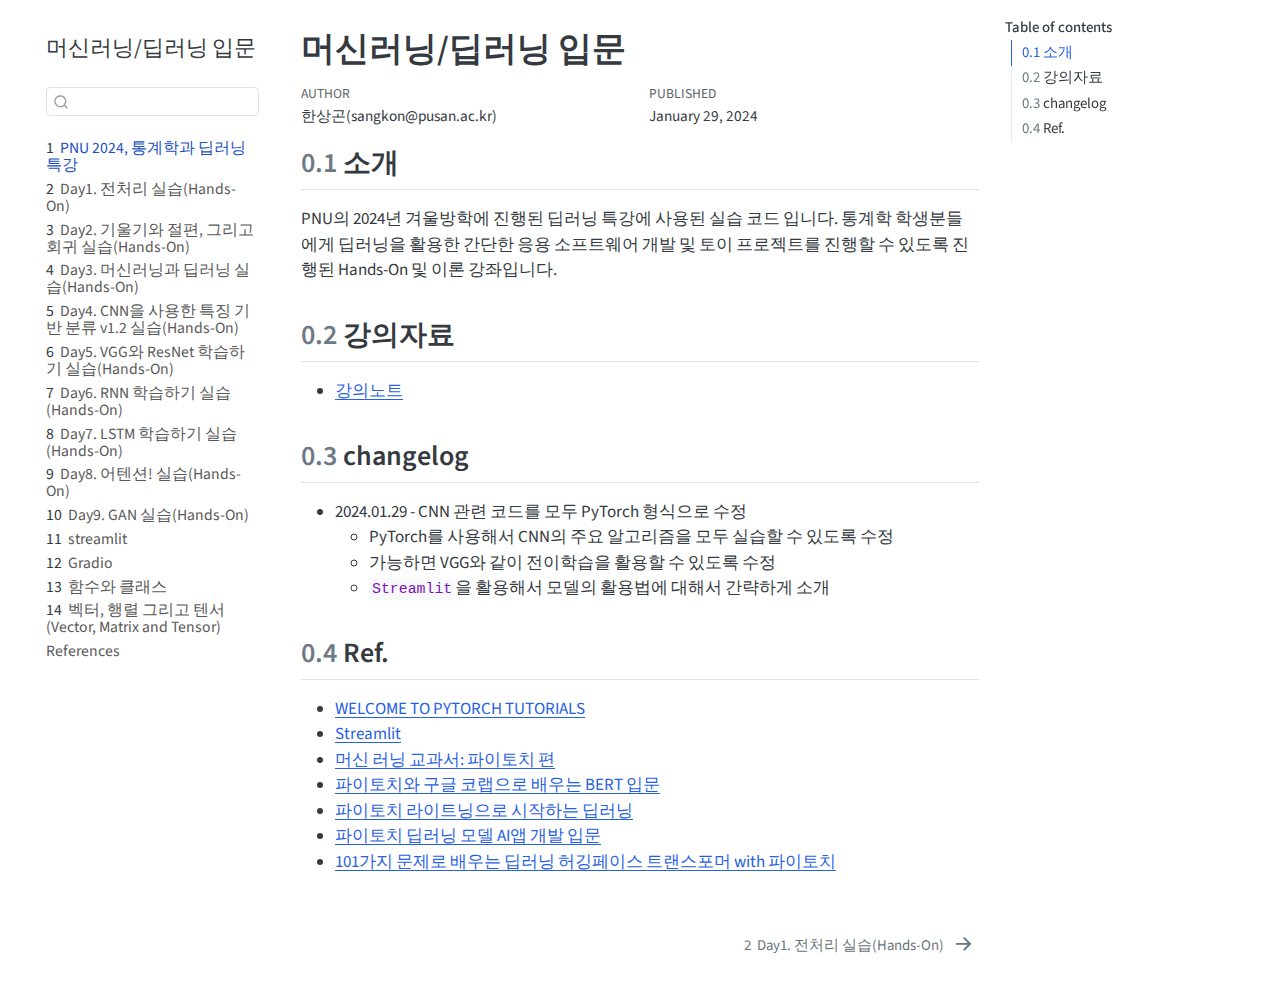
<file: docs/index.html>
<!DOCTYPE html>
<html xmlns="http://www.w3.org/1999/xhtml" lang="en" xml:lang="en"><head>

<meta charset="utf-8">
<meta name="generator" content="quarto-1.4.549">

<meta name="viewport" content="width=device-width, initial-scale=1.0, user-scalable=yes">

<meta name="author" content="한상곤(sangkon@pusan.ac.kr)">
<meta name="dcterms.date" content="2024-01-29">

<title>머신러닝/딥러닝 입문</title>
<style>
code{white-space: pre-wrap;}
span.smallcaps{font-variant: small-caps;}
div.columns{display: flex; gap: min(4vw, 1.5em);}
div.column{flex: auto; overflow-x: auto;}
div.hanging-indent{margin-left: 1.5em; text-indent: -1.5em;}
ul.task-list{list-style: none;}
ul.task-list li input[type="checkbox"] {
  width: 0.8em;
  margin: 0 0.8em 0.2em -1em; /* quarto-specific, see https://github.com/quarto-dev/quarto-cli/issues/4556 */ 
  vertical-align: middle;
}
</style>


<script src="site_libs/quarto-nav/quarto-nav.js"></script>
<script src="site_libs/quarto-nav/headroom.min.js"></script>
<script src="site_libs/clipboard/clipboard.min.js"></script>
<script src="site_libs/quarto-search/autocomplete.umd.js"></script>
<script src="site_libs/quarto-search/fuse.min.js"></script>
<script src="site_libs/quarto-search/quarto-search.js"></script>
<meta name="quarto:offset" content="./">
<link href="./DL01.html" rel="next">
<script src="site_libs/quarto-html/quarto.js"></script>
<script src="site_libs/quarto-html/popper.min.js"></script>
<script src="site_libs/quarto-html/tippy.umd.min.js"></script>
<script src="site_libs/quarto-html/anchor.min.js"></script>
<link href="site_libs/quarto-html/tippy.css" rel="stylesheet">
<link href="site_libs/quarto-html/quarto-syntax-highlighting.css" rel="stylesheet" id="quarto-text-highlighting-styles">
<script src="site_libs/bootstrap/bootstrap.min.js"></script>
<link href="site_libs/bootstrap/bootstrap-icons.css" rel="stylesheet">
<link href="site_libs/bootstrap/bootstrap.min.css" rel="stylesheet" id="quarto-bootstrap" data-mode="light">
<script id="quarto-search-options" type="application/json">{
  "location": "sidebar",
  "copy-button": false,
  "collapse-after": 3,
  "panel-placement": "start",
  "type": "textbox",
  "limit": 50,
  "keyboard-shortcut": [
    "f",
    "/",
    "s"
  ],
  "show-item-context": false,
  "language": {
    "search-no-results-text": "No results",
    "search-matching-documents-text": "matching documents",
    "search-copy-link-title": "Copy link to search",
    "search-hide-matches-text": "Hide additional matches",
    "search-more-match-text": "more match in this document",
    "search-more-matches-text": "more matches in this document",
    "search-clear-button-title": "Clear",
    "search-text-placeholder": "",
    "search-detached-cancel-button-title": "Cancel",
    "search-submit-button-title": "Submit",
    "search-label": "Search"
  }
}</script>


</head>

<body class="nav-sidebar floating">

<div id="quarto-search-results"></div>
  <header id="quarto-header" class="headroom fixed-top">
  <nav class="quarto-secondary-nav">
    <div class="container-fluid d-flex">
      <button type="button" class="quarto-btn-toggle btn" data-bs-toggle="collapse" data-bs-target=".quarto-sidebar-collapse-item" aria-controls="quarto-sidebar" aria-expanded="false" aria-label="Toggle sidebar navigation" onclick="if (window.quartoToggleHeadroom) { window.quartoToggleHeadroom(); }">
        <i class="bi bi-layout-text-sidebar-reverse"></i>
      </button>
        <nav class="quarto-page-breadcrumbs" aria-label="breadcrumb"><ol class="breadcrumb"><li class="breadcrumb-item"><a href="./index.html"><span class="chapter-number">1</span>&nbsp; <span class="chapter-title">PNU 2024, 통계학과 딥러닝 특강</span></a></li></ol></nav>
        <a class="flex-grow-1" role="button" data-bs-toggle="collapse" data-bs-target=".quarto-sidebar-collapse-item" aria-controls="quarto-sidebar" aria-expanded="false" aria-label="Toggle sidebar navigation" onclick="if (window.quartoToggleHeadroom) { window.quartoToggleHeadroom(); }">      
        </a>
      <button type="button" class="btn quarto-search-button" aria-label="" onclick="window.quartoOpenSearch();">
        <i class="bi bi-search"></i>
      </button>
    </div>
  </nav>
</header>
<!-- content -->
<div id="quarto-content" class="quarto-container page-columns page-rows-contents page-layout-article">
<!-- sidebar -->
  <nav id="quarto-sidebar" class="sidebar collapse collapse-horizontal quarto-sidebar-collapse-item sidebar-navigation floating overflow-auto">
    <div class="pt-lg-2 mt-2 text-left sidebar-header">
    <div class="sidebar-title mb-0 py-0">
      <a href="./">머신러닝/딥러닝 입문</a> 
    </div>
      </div>
        <div class="mt-2 flex-shrink-0 align-items-center">
        <div class="sidebar-search">
        <div id="quarto-search" class="" title="Search"></div>
        </div>
        </div>
    <div class="sidebar-menu-container"> 
    <ul class="list-unstyled mt-1">
        <li class="sidebar-item">
  <div class="sidebar-item-container"> 
  <a href="./index.html" class="sidebar-item-text sidebar-link active">
 <span class="menu-text"><span class="chapter-number">1</span>&nbsp; <span class="chapter-title">PNU 2024, 통계학과 딥러닝 특강</span></span></a>
  </div>
</li>
        <li class="sidebar-item">
  <div class="sidebar-item-container"> 
  <a href="./DL01.html" class="sidebar-item-text sidebar-link">
 <span class="menu-text"><span class="chapter-number">2</span>&nbsp; <span class="chapter-title">Day1. 전처리 실습(Hands-On)</span></span></a>
  </div>
</li>
        <li class="sidebar-item">
  <div class="sidebar-item-container"> 
  <a href="./DL02.html" class="sidebar-item-text sidebar-link">
 <span class="menu-text"><span class="chapter-number">3</span>&nbsp; <span class="chapter-title">Day2. 기울기와 절편, 그리고 회귀 실습(Hands-On)</span></span></a>
  </div>
</li>
        <li class="sidebar-item">
  <div class="sidebar-item-container"> 
  <a href="./DL03.html" class="sidebar-item-text sidebar-link">
 <span class="menu-text"><span class="chapter-number">4</span>&nbsp; <span class="chapter-title">Day3. 머신러닝과 딥러닝 실습(Hands-On)</span></span></a>
  </div>
</li>
        <li class="sidebar-item">
  <div class="sidebar-item-container"> 
  <a href="./DL04.html" class="sidebar-item-text sidebar-link">
 <span class="menu-text"><span class="chapter-number">5</span>&nbsp; <span class="chapter-title">Day4. CNN을 사용한 특징 기반 분류 v1.2 실습(Hands-On)</span></span></a>
  </div>
</li>
        <li class="sidebar-item">
  <div class="sidebar-item-container"> 
  <a href="./DL05.html" class="sidebar-item-text sidebar-link">
 <span class="menu-text"><span class="chapter-number">6</span>&nbsp; <span class="chapter-title">Day5. VGG와 ResNet 학습하기 실습(Hands-On)</span></span></a>
  </div>
</li>
        <li class="sidebar-item">
  <div class="sidebar-item-container"> 
  <a href="./DL06.html" class="sidebar-item-text sidebar-link">
 <span class="menu-text"><span class="chapter-number">7</span>&nbsp; <span class="chapter-title">Day6. RNN 학습하기 실습(Hands-On)</span></span></a>
  </div>
</li>
        <li class="sidebar-item">
  <div class="sidebar-item-container"> 
  <a href="./DL07.html" class="sidebar-item-text sidebar-link">
 <span class="menu-text"><span class="chapter-number">8</span>&nbsp; <span class="chapter-title">Day7. LSTM 학습하기 실습(Hands-On)</span></span></a>
  </div>
</li>
        <li class="sidebar-item">
  <div class="sidebar-item-container"> 
  <a href="./DL08.html" class="sidebar-item-text sidebar-link">
 <span class="menu-text"><span class="chapter-number">9</span>&nbsp; <span class="chapter-title">Day8. 어텐션! 실습(Hands-On)</span></span></a>
  </div>
</li>
        <li class="sidebar-item">
  <div class="sidebar-item-container"> 
  <a href="./DL09.html" class="sidebar-item-text sidebar-link">
 <span class="menu-text"><span class="chapter-number">10</span>&nbsp; <span class="chapter-title">Day9. GAN 실습(Hands-On)</span></span></a>
  </div>
</li>
        <li class="sidebar-item">
  <div class="sidebar-item-container"> 
  <a href="./DL10.html" class="sidebar-item-text sidebar-link">
 <span class="menu-text"><span class="chapter-number">11</span>&nbsp; <span class="chapter-title">streamlit</span></span></a>
  </div>
</li>
        <li class="sidebar-item">
  <div class="sidebar-item-container"> 
  <a href="./DL11.html" class="sidebar-item-text sidebar-link">
 <span class="menu-text"><span class="chapter-number">12</span>&nbsp; <span class="chapter-title">Gradio</span></span></a>
  </div>
</li>
        <li class="sidebar-item">
  <div class="sidebar-item-container"> 
  <a href="./DL00_Python.html" class="sidebar-item-text sidebar-link">
 <span class="menu-text"><span class="chapter-number">13</span>&nbsp; <span class="chapter-title">함수와 클래스</span></span></a>
  </div>
</li>
        <li class="sidebar-item">
  <div class="sidebar-item-container"> 
  <a href="./DL00_Torch.html" class="sidebar-item-text sidebar-link">
 <span class="menu-text"><span class="chapter-number">14</span>&nbsp; <span class="chapter-title">벡터, 행렬 그리고 텐서(Vector, Matrix and Tensor)</span></span></a>
  </div>
</li>
        <li class="sidebar-item">
  <div class="sidebar-item-container"> 
  <a href="./references.html" class="sidebar-item-text sidebar-link">
 <span class="menu-text">References</span></a>
  </div>
</li>
    </ul>
    </div>
</nav>
<div id="quarto-sidebar-glass" class="quarto-sidebar-collapse-item" data-bs-toggle="collapse" data-bs-target=".quarto-sidebar-collapse-item"></div>
<!-- margin-sidebar -->
    <div id="quarto-margin-sidebar" class="sidebar margin-sidebar">
        <nav id="TOC" role="doc-toc" class="toc-active">
    <h2 id="toc-title">Table of contents</h2>
   
  <ul>
  <li><a href="#소개" id="toc-소개" class="nav-link active" data-scroll-target="#소개"><span class="header-section-number">0.1</span> 소개</a></li>
  <li><a href="#강의자료" id="toc-강의자료" class="nav-link" data-scroll-target="#강의자료"><span class="header-section-number">0.2</span> 강의자료</a></li>
  <li><a href="#changelog" id="toc-changelog" class="nav-link" data-scroll-target="#changelog"><span class="header-section-number">0.3</span> changelog</a></li>
  <li><a href="#ref." id="toc-ref." class="nav-link" data-scroll-target="#ref."><span class="header-section-number">0.4</span> Ref.</a></li>
  </ul>
</nav>
    </div>
<!-- main -->
<main class="content" id="quarto-document-content">

<header id="title-block-header" class="quarto-title-block default">
<div class="quarto-title">
<h1 class="title">머신러닝/딥러닝 입문</h1>
</div>



<div class="quarto-title-meta">

    <div>
    <div class="quarto-title-meta-heading">Author</div>
    <div class="quarto-title-meta-contents">
             <p>한상곤(sangkon@pusan.ac.kr) </p>
          </div>
  </div>
    
    <div>
    <div class="quarto-title-meta-heading">Published</div>
    <div class="quarto-title-meta-contents">
      <p class="date">January 29, 2024</p>
    </div>
  </div>
  
    
  </div>
  


</header>


<section id="소개" class="level2" data-number="0.1">
<h2 data-number="0.1" class="anchored" data-anchor-id="소개"><span class="header-section-number">0.1</span> 소개</h2>
<p>PNU의 2024년 겨울방학에 진행된 딥러닝 특강에 사용된 실습 코드 입니다. 통계학 학생분들에게 딥러닝을 활용한 간단한 응용 소프트웨어 개발 및 토이 프로젝트를 진행할 수 있도록 진행된 Hands-On 및 이론 강좌입니다.</p>
</section>
<section id="강의자료" class="level2" data-number="0.2">
<h2 data-number="0.2" class="anchored" data-anchor-id="강의자료"><span class="header-section-number">0.2</span> 강의자료</h2>
<ul>
<li><a href="https://docs.google.com/presentation/d/1ATnf8pThlAE1qPKG3QyYzNsoxRuohomOznWsZfZLNWk/edit#slide=id.p1">강의노트</a></li>
</ul>
</section>
<section id="changelog" class="level2" data-number="0.3">
<h2 data-number="0.3" class="anchored" data-anchor-id="changelog"><span class="header-section-number">0.3</span> changelog</h2>
<ul>
<li>2024.01.29 - CNN 관련 코드를 모두 PyTorch 형식으로 수정
<ul>
<li>PyTorch를 사용해서 CNN의 주요 알고리즘을 모두 실습할 수 있도록 수정</li>
<li>가능하면 VGG와 같이 전이학습을 활용할 수 있도록 수정</li>
<li><code>Streamlit</code>을 활용해서 모델의 활용법에 대해서 간략하게 소개</li>
</ul></li>
</ul>
</section>
<section id="ref." class="level2" data-number="0.4">
<h2 data-number="0.4" class="anchored" data-anchor-id="ref."><span class="header-section-number">0.4</span> Ref.</h2>
<ul>
<li><a href="https://pytorch.org/tutorials/">WELCOME TO PYTORCH TUTORIALS</a></li>
<li><a href="https://streamlit.io/">Streamlit</a></li>
<li><a href="https://www.aladin.co.kr/shop/wproduct.aspx?ItemId=329349411">머신 러닝 교과서: 파이토치 편</a></li>
<li><a href="https://www.aladin.co.kr/shop/wproduct.aspx?ItemId=331961604">파이토치와 구글 코랩으로 배우는 BERT 입문</a></li>
<li><a href="https://www.aladin.co.kr/shop/wproduct.aspx?ItemId=324259040">파이토치 라이트닝으로 시작하는 딥러닝</a></li>
<li><a href="https://www.aladin.co.kr/shop/wproduct.aspx?ItemId=324317028">파이토치 딥러닝 모델 AI앱 개발 입문</a></li>
<li><a href="https://www.aladin.co.kr/shop/wproduct.aspx?ItemId=321812932">101가지 문제로 배우는 딥러닝 허깅페이스 트랜스포머 with 파이토치</a></li>
</ul>


</section>

</main> <!-- /main -->
<script id="quarto-html-after-body" type="application/javascript">
window.document.addEventListener("DOMContentLoaded", function (event) {
  const toggleBodyColorMode = (bsSheetEl) => {
    const mode = bsSheetEl.getAttribute("data-mode");
    const bodyEl = window.document.querySelector("body");
    if (mode === "dark") {
      bodyEl.classList.add("quarto-dark");
      bodyEl.classList.remove("quarto-light");
    } else {
      bodyEl.classList.add("quarto-light");
      bodyEl.classList.remove("quarto-dark");
    }
  }
  const toggleBodyColorPrimary = () => {
    const bsSheetEl = window.document.querySelector("link#quarto-bootstrap");
    if (bsSheetEl) {
      toggleBodyColorMode(bsSheetEl);
    }
  }
  toggleBodyColorPrimary();  
  const icon = "";
  const anchorJS = new window.AnchorJS();
  anchorJS.options = {
    placement: 'right',
    icon: icon
  };
  anchorJS.add('.anchored');
  const isCodeAnnotation = (el) => {
    for (const clz of el.classList) {
      if (clz.startsWith('code-annotation-')) {                     
        return true;
      }
    }
    return false;
  }
  const clipboard = new window.ClipboardJS('.code-copy-button', {
    text: function(trigger) {
      const codeEl = trigger.previousElementSibling.cloneNode(true);
      for (const childEl of codeEl.children) {
        if (isCodeAnnotation(childEl)) {
          childEl.remove();
        }
      }
      return codeEl.innerText;
    }
  });
  clipboard.on('success', function(e) {
    // button target
    const button = e.trigger;
    // don't keep focus
    button.blur();
    // flash "checked"
    button.classList.add('code-copy-button-checked');
    var currentTitle = button.getAttribute("title");
    button.setAttribute("title", "Copied!");
    let tooltip;
    if (window.bootstrap) {
      button.setAttribute("data-bs-toggle", "tooltip");
      button.setAttribute("data-bs-placement", "left");
      button.setAttribute("data-bs-title", "Copied!");
      tooltip = new bootstrap.Tooltip(button, 
        { trigger: "manual", 
          customClass: "code-copy-button-tooltip",
          offset: [0, -8]});
      tooltip.show();    
    }
    setTimeout(function() {
      if (tooltip) {
        tooltip.hide();
        button.removeAttribute("data-bs-title");
        button.removeAttribute("data-bs-toggle");
        button.removeAttribute("data-bs-placement");
      }
      button.setAttribute("title", currentTitle);
      button.classList.remove('code-copy-button-checked');
    }, 1000);
    // clear code selection
    e.clearSelection();
  });
  function tippyHover(el, contentFn, onTriggerFn, onUntriggerFn) {
    const config = {
      allowHTML: true,
      maxWidth: 500,
      delay: 100,
      arrow: false,
      appendTo: function(el) {
          return el.parentElement;
      },
      interactive: true,
      interactiveBorder: 10,
      theme: 'quarto',
      placement: 'bottom-start',
    };
    if (contentFn) {
      config.content = contentFn;
    }
    if (onTriggerFn) {
      config.onTrigger = onTriggerFn;
    }
    if (onUntriggerFn) {
      config.onUntrigger = onUntriggerFn;
    }
    window.tippy(el, config); 
  }
  const noterefs = window.document.querySelectorAll('a[role="doc-noteref"]');
  for (var i=0; i<noterefs.length; i++) {
    const ref = noterefs[i];
    tippyHover(ref, function() {
      // use id or data attribute instead here
      let href = ref.getAttribute('data-footnote-href') || ref.getAttribute('href');
      try { href = new URL(href).hash; } catch {}
      const id = href.replace(/^#\/?/, "");
      const note = window.document.getElementById(id);
      return note.innerHTML;
    });
  }
  const xrefs = window.document.querySelectorAll('a.quarto-xref');
  const processXRef = (id, note) => {
    // Strip column container classes
    const stripColumnClz = (el) => {
      el.classList.remove("page-full", "page-columns");
      if (el.children) {
        for (const child of el.children) {
          stripColumnClz(child);
        }
      }
    }
    stripColumnClz(note)
    if (id === null || id.startsWith('sec-')) {
      // Special case sections, only their first couple elements
      const container = document.createElement("div");
      if (note.children && note.children.length > 2) {
        container.appendChild(note.children[0].cloneNode(true));
        for (let i = 1; i < note.children.length; i++) {
          const child = note.children[i];
          if (child.tagName === "P" && child.innerText === "") {
            continue;
          } else {
            container.appendChild(child.cloneNode(true));
            break;
          }
        }
        if (window.Quarto?.typesetMath) {
          window.Quarto.typesetMath(container);
        }
        return container.innerHTML
      } else {
        if (window.Quarto?.typesetMath) {
          window.Quarto.typesetMath(note);
        }
        return note.innerHTML;
      }
    } else {
      // Remove any anchor links if they are present
      const anchorLink = note.querySelector('a.anchorjs-link');
      if (anchorLink) {
        anchorLink.remove();
      }
      if (window.Quarto?.typesetMath) {
        window.Quarto.typesetMath(note);
      }
      // TODO in 1.5, we should make sure this works without a callout special case
      if (note.classList.contains("callout")) {
        return note.outerHTML;
      } else {
        return note.innerHTML;
      }
    }
  }
  for (var i=0; i<xrefs.length; i++) {
    const xref = xrefs[i];
    tippyHover(xref, undefined, function(instance) {
      instance.disable();
      let url = xref.getAttribute('href');
      let hash = undefined; 
      if (url.startsWith('#')) {
        hash = url;
      } else {
        try { hash = new URL(url).hash; } catch {}
      }
      if (hash) {
        const id = hash.replace(/^#\/?/, "");
        const note = window.document.getElementById(id);
        if (note !== null) {
          try {
            const html = processXRef(id, note.cloneNode(true));
            instance.setContent(html);
          } finally {
            instance.enable();
            instance.show();
          }
        } else {
          // See if we can fetch this
          fetch(url.split('#')[0])
          .then(res => res.text())
          .then(html => {
            const parser = new DOMParser();
            const htmlDoc = parser.parseFromString(html, "text/html");
            const note = htmlDoc.getElementById(id);
            if (note !== null) {
              const html = processXRef(id, note);
              instance.setContent(html);
            } 
          }).finally(() => {
            instance.enable();
            instance.show();
          });
        }
      } else {
        // See if we can fetch a full url (with no hash to target)
        // This is a special case and we should probably do some content thinning / targeting
        fetch(url)
        .then(res => res.text())
        .then(html => {
          const parser = new DOMParser();
          const htmlDoc = parser.parseFromString(html, "text/html");
          const note = htmlDoc.querySelector('main.content');
          if (note !== null) {
            // This should only happen for chapter cross references
            // (since there is no id in the URL)
            // remove the first header
            if (note.children.length > 0 && note.children[0].tagName === "HEADER") {
              note.children[0].remove();
            }
            const html = processXRef(null, note);
            instance.setContent(html);
          } 
        }).finally(() => {
          instance.enable();
          instance.show();
        });
      }
    }, function(instance) {
    });
  }
      let selectedAnnoteEl;
      const selectorForAnnotation = ( cell, annotation) => {
        let cellAttr = 'data-code-cell="' + cell + '"';
        let lineAttr = 'data-code-annotation="' +  annotation + '"';
        const selector = 'span[' + cellAttr + '][' + lineAttr + ']';
        return selector;
      }
      const selectCodeLines = (annoteEl) => {
        const doc = window.document;
        const targetCell = annoteEl.getAttribute("data-target-cell");
        const targetAnnotation = annoteEl.getAttribute("data-target-annotation");
        const annoteSpan = window.document.querySelector(selectorForAnnotation(targetCell, targetAnnotation));
        const lines = annoteSpan.getAttribute("data-code-lines").split(",");
        const lineIds = lines.map((line) => {
          return targetCell + "-" + line;
        })
        let top = null;
        let height = null;
        let parent = null;
        if (lineIds.length > 0) {
            //compute the position of the single el (top and bottom and make a div)
            const el = window.document.getElementById(lineIds[0]);
            top = el.offsetTop;
            height = el.offsetHeight;
            parent = el.parentElement.parentElement;
          if (lineIds.length > 1) {
            const lastEl = window.document.getElementById(lineIds[lineIds.length - 1]);
            const bottom = lastEl.offsetTop + lastEl.offsetHeight;
            height = bottom - top;
          }
          if (top !== null && height !== null && parent !== null) {
            // cook up a div (if necessary) and position it 
            let div = window.document.getElementById("code-annotation-line-highlight");
            if (div === null) {
              div = window.document.createElement("div");
              div.setAttribute("id", "code-annotation-line-highlight");
              div.style.position = 'absolute';
              parent.appendChild(div);
            }
            div.style.top = top - 2 + "px";
            div.style.height = height + 4 + "px";
            div.style.left = 0;
            let gutterDiv = window.document.getElementById("code-annotation-line-highlight-gutter");
            if (gutterDiv === null) {
              gutterDiv = window.document.createElement("div");
              gutterDiv.setAttribute("id", "code-annotation-line-highlight-gutter");
              gutterDiv.style.position = 'absolute';
              const codeCell = window.document.getElementById(targetCell);
              const gutter = codeCell.querySelector('.code-annotation-gutter');
              gutter.appendChild(gutterDiv);
            }
            gutterDiv.style.top = top - 2 + "px";
            gutterDiv.style.height = height + 4 + "px";
          }
          selectedAnnoteEl = annoteEl;
        }
      };
      const unselectCodeLines = () => {
        const elementsIds = ["code-annotation-line-highlight", "code-annotation-line-highlight-gutter"];
        elementsIds.forEach((elId) => {
          const div = window.document.getElementById(elId);
          if (div) {
            div.remove();
          }
        });
        selectedAnnoteEl = undefined;
      };
        // Handle positioning of the toggle
    window.addEventListener(
      "resize",
      throttle(() => {
        elRect = undefined;
        if (selectedAnnoteEl) {
          selectCodeLines(selectedAnnoteEl);
        }
      }, 10)
    );
    function throttle(fn, ms) {
    let throttle = false;
    let timer;
      return (...args) => {
        if(!throttle) { // first call gets through
            fn.apply(this, args);
            throttle = true;
        } else { // all the others get throttled
            if(timer) clearTimeout(timer); // cancel #2
            timer = setTimeout(() => {
              fn.apply(this, args);
              timer = throttle = false;
            }, ms);
        }
      };
    }
      // Attach click handler to the DT
      const annoteDls = window.document.querySelectorAll('dt[data-target-cell]');
      for (const annoteDlNode of annoteDls) {
        annoteDlNode.addEventListener('click', (event) => {
          const clickedEl = event.target;
          if (clickedEl !== selectedAnnoteEl) {
            unselectCodeLines();
            const activeEl = window.document.querySelector('dt[data-target-cell].code-annotation-active');
            if (activeEl) {
              activeEl.classList.remove('code-annotation-active');
            }
            selectCodeLines(clickedEl);
            clickedEl.classList.add('code-annotation-active');
          } else {
            // Unselect the line
            unselectCodeLines();
            clickedEl.classList.remove('code-annotation-active');
          }
        });
      }
  const findCites = (el) => {
    const parentEl = el.parentElement;
    if (parentEl) {
      const cites = parentEl.dataset.cites;
      if (cites) {
        return {
          el,
          cites: cites.split(' ')
        };
      } else {
        return findCites(el.parentElement)
      }
    } else {
      return undefined;
    }
  };
  var bibliorefs = window.document.querySelectorAll('a[role="doc-biblioref"]');
  for (var i=0; i<bibliorefs.length; i++) {
    const ref = bibliorefs[i];
    const citeInfo = findCites(ref);
    if (citeInfo) {
      tippyHover(citeInfo.el, function() {
        var popup = window.document.createElement('div');
        citeInfo.cites.forEach(function(cite) {
          var citeDiv = window.document.createElement('div');
          citeDiv.classList.add('hanging-indent');
          citeDiv.classList.add('csl-entry');
          var biblioDiv = window.document.getElementById('ref-' + cite);
          if (biblioDiv) {
            citeDiv.innerHTML = biblioDiv.innerHTML;
          }
          popup.appendChild(citeDiv);
        });
        return popup.innerHTML;
      });
    }
  }
});
</script>
<nav class="page-navigation">
  <div class="nav-page nav-page-previous">
  </div>
  <div class="nav-page nav-page-next">
      <a href="./DL01.html" class="pagination-link" aria-label="<span class='chapter-number'>2</span>&nbsp; <span class='chapter-title'>Day1. 전처리 실습(Hands-On)</span>">
        <span class="nav-page-text"><span class="chapter-number">2</span>&nbsp; <span class="chapter-title">Day1. 전처리 실습(Hands-On)</span></span> <i class="bi bi-arrow-right-short"></i>
      </a>
  </div>
</nav>
</div> <!-- /content -->




</body></html>
</file>
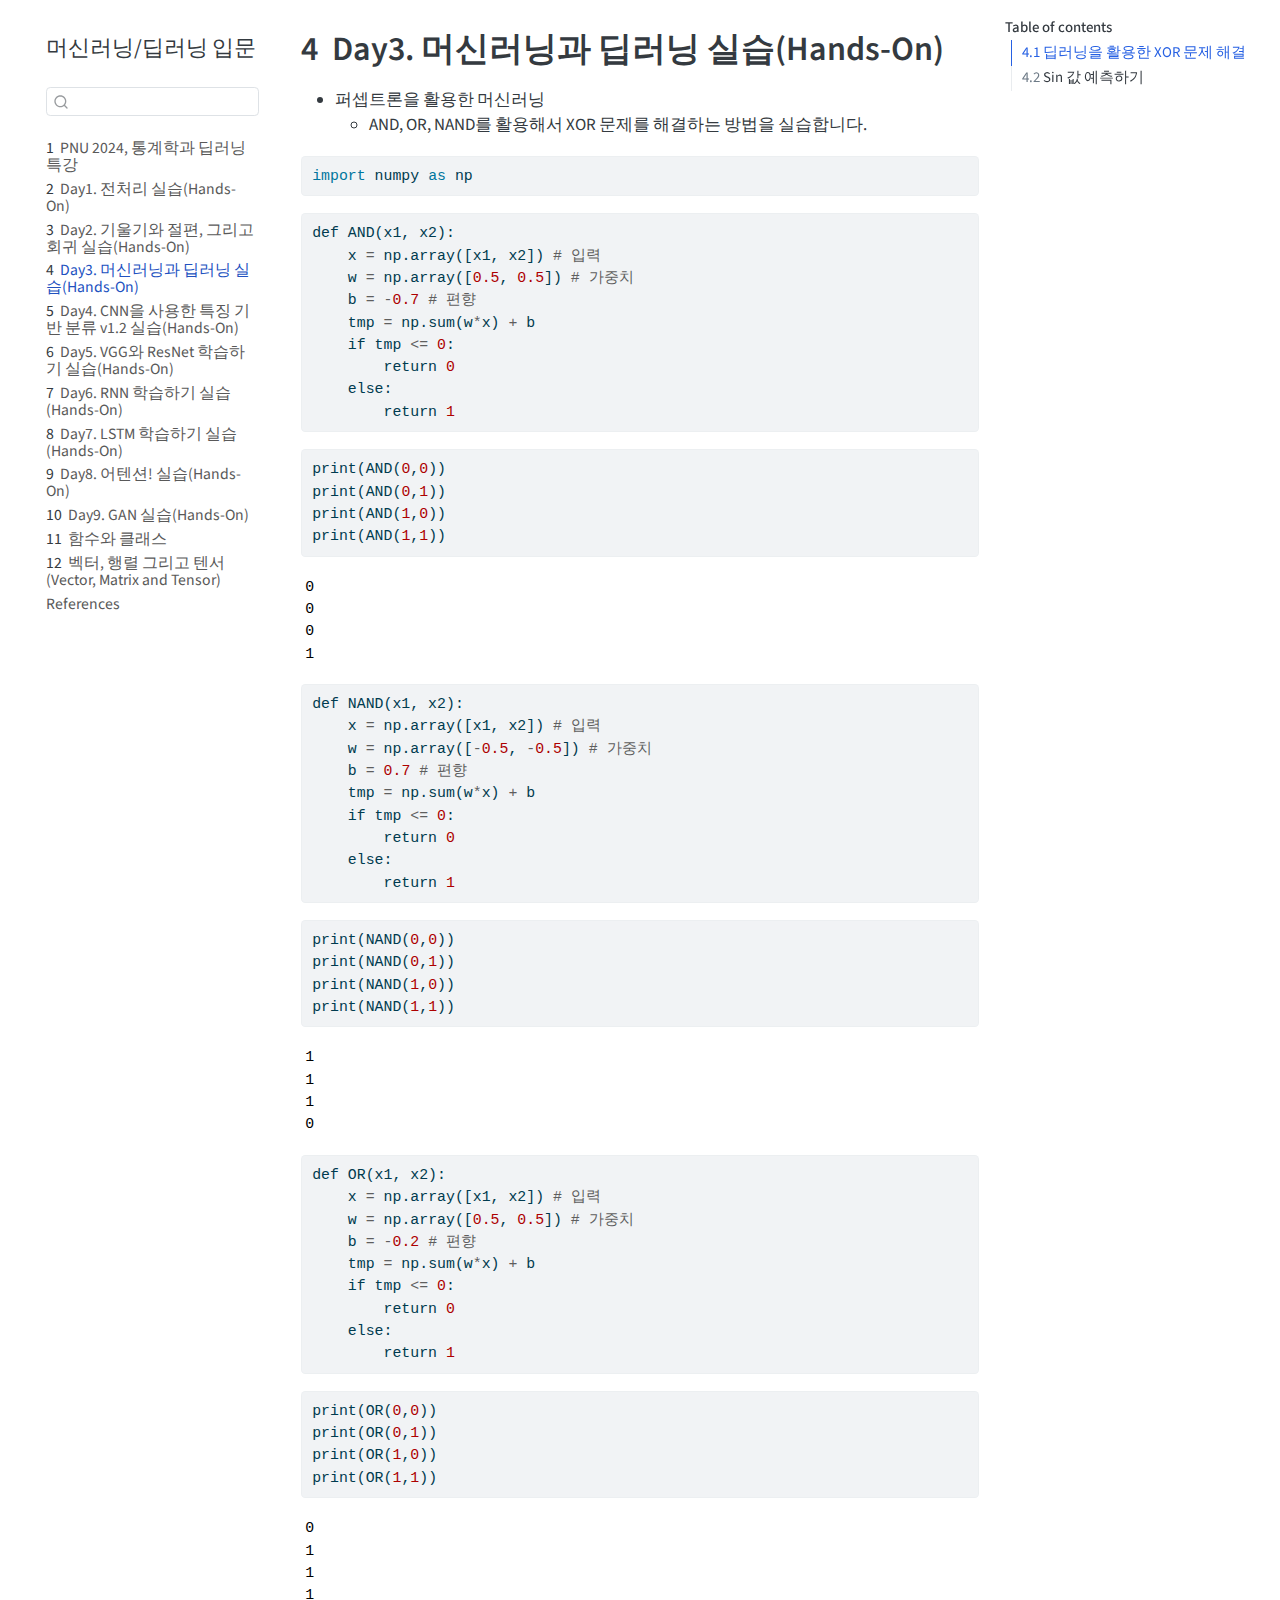
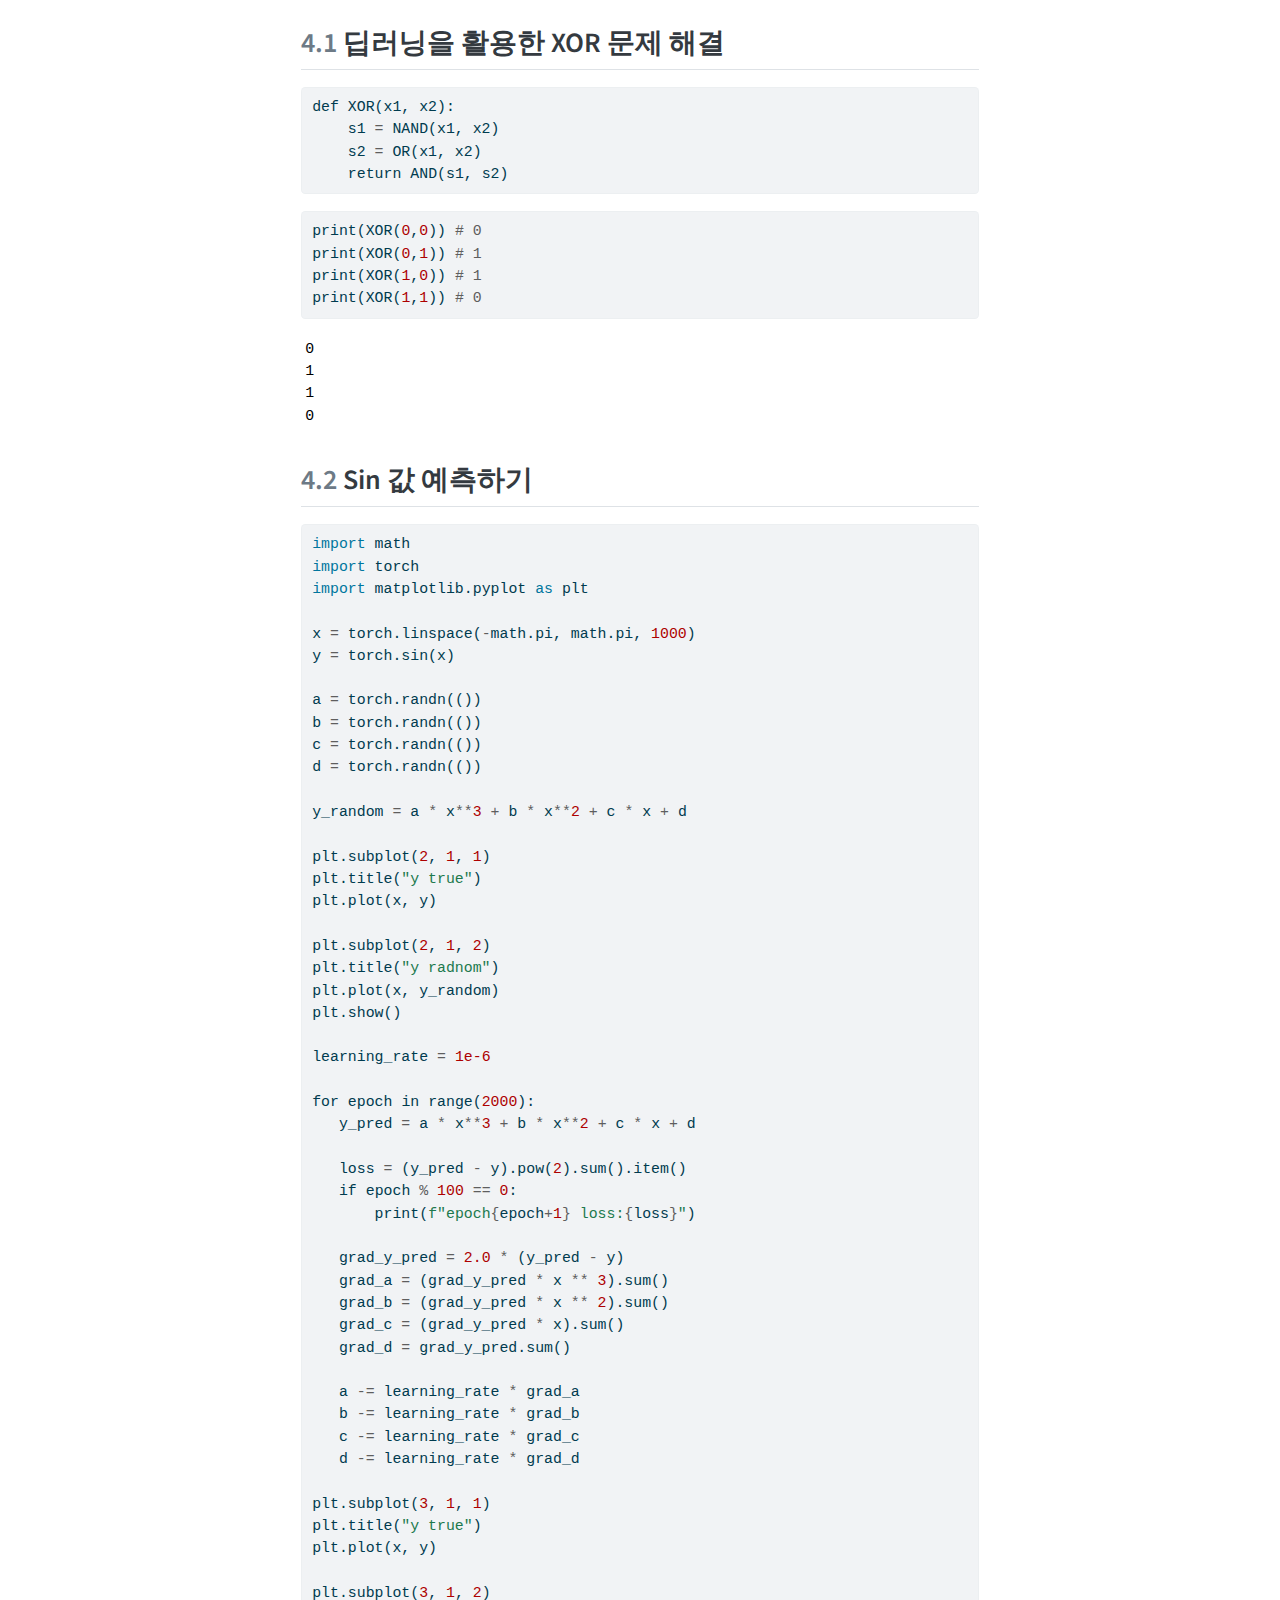
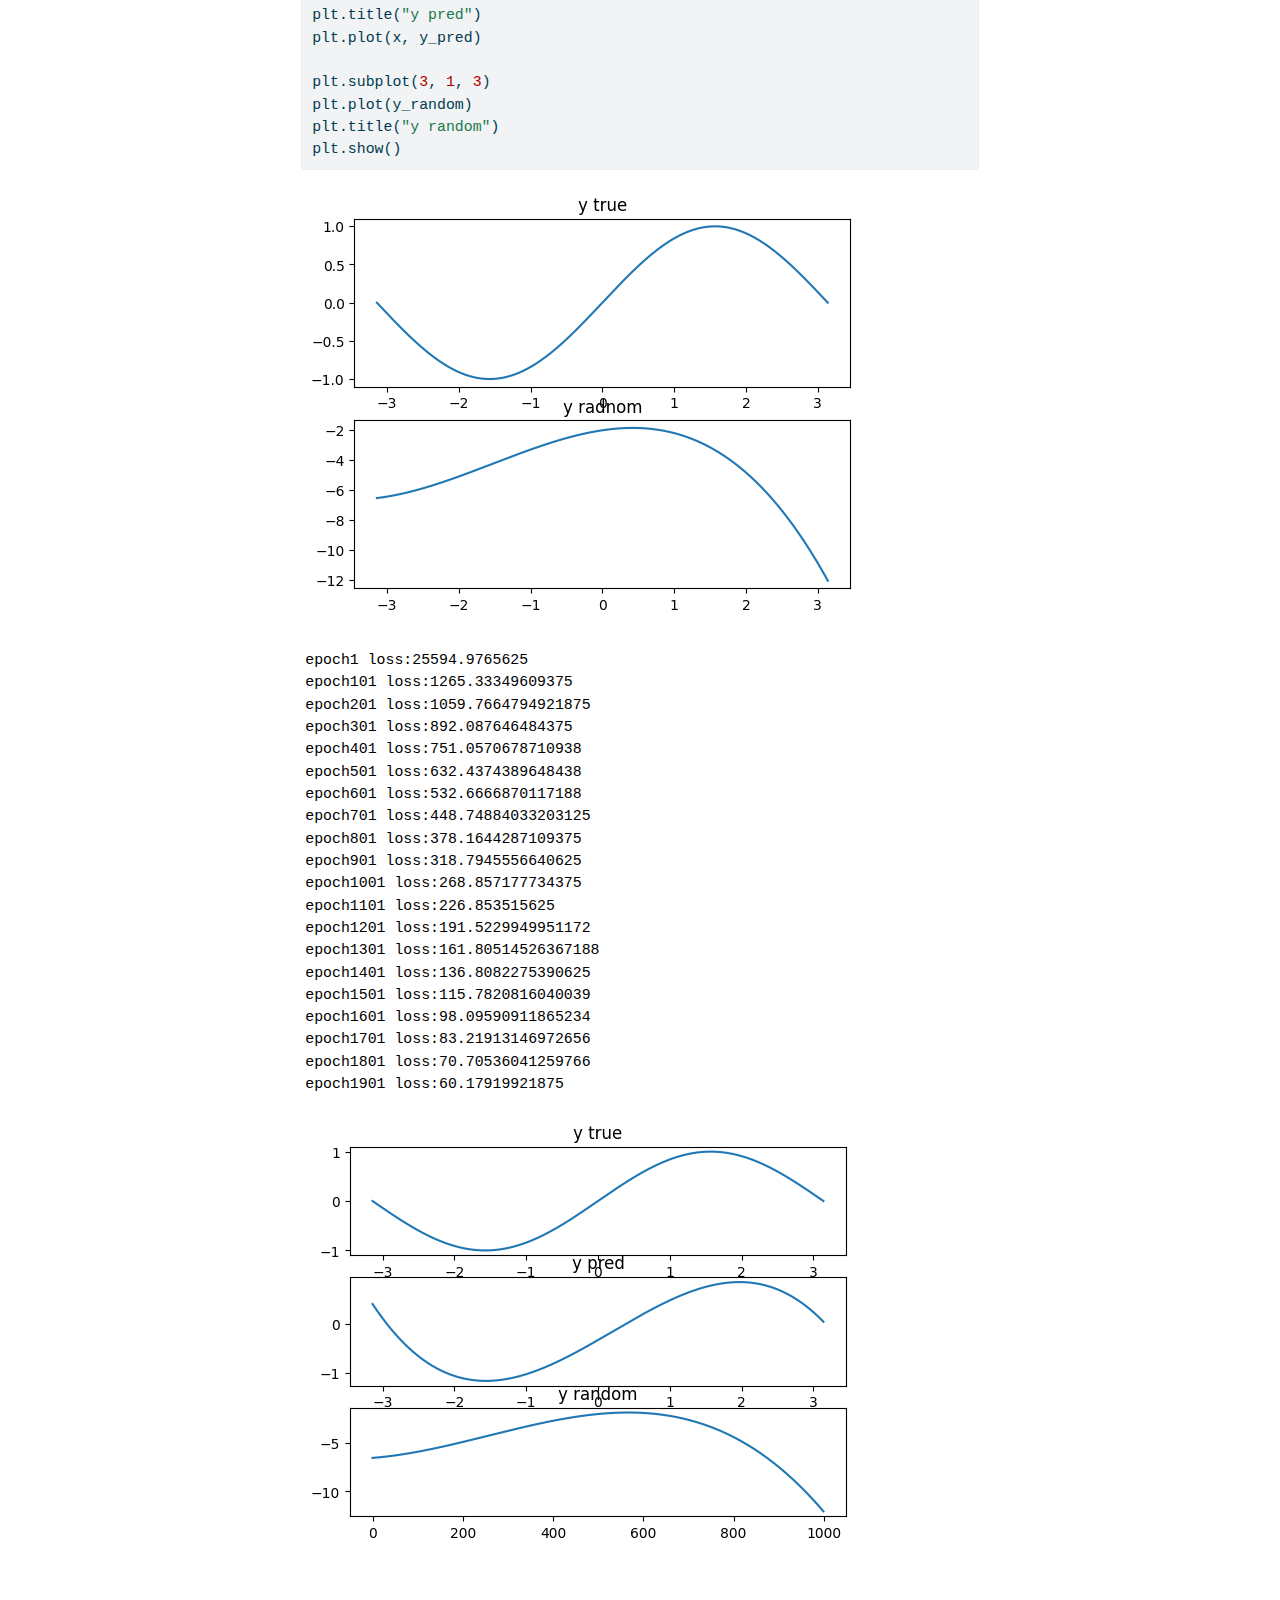
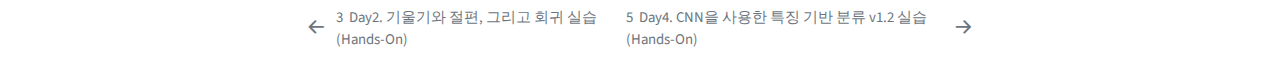
<file: docs/DL03.html>
<!DOCTYPE html>
<html xmlns="http://www.w3.org/1999/xhtml" lang="en" xml:lang="en"><head>

<meta charset="utf-8">
<meta name="generator" content="quarto-1.4.549">

<meta name="viewport" content="width=device-width, initial-scale=1.0, user-scalable=yes">


<title>머신러닝/딥러닝 입문 - 4&nbsp; Day3. 머신러닝과 딥러닝 실습(Hands-On)</title>
<style>
code{white-space: pre-wrap;}
span.smallcaps{font-variant: small-caps;}
div.columns{display: flex; gap: min(4vw, 1.5em);}
div.column{flex: auto; overflow-x: auto;}
div.hanging-indent{margin-left: 1.5em; text-indent: -1.5em;}
ul.task-list{list-style: none;}
ul.task-list li input[type="checkbox"] {
  width: 0.8em;
  margin: 0 0.8em 0.2em -1em; /* quarto-specific, see https://github.com/quarto-dev/quarto-cli/issues/4556 */ 
  vertical-align: middle;
}
/* CSS for syntax highlighting */
pre > code.sourceCode { white-space: pre; position: relative; }
pre > code.sourceCode > span { line-height: 1.25; }
pre > code.sourceCode > span:empty { height: 1.2em; }
.sourceCode { overflow: visible; }
code.sourceCode > span { color: inherit; text-decoration: inherit; }
div.sourceCode { margin: 1em 0; }
pre.sourceCode { margin: 0; }
@media screen {
div.sourceCode { overflow: auto; }
}
@media print {
pre > code.sourceCode { white-space: pre-wrap; }
pre > code.sourceCode > span { text-indent: -5em; padding-left: 5em; }
}
pre.numberSource code
  { counter-reset: source-line 0; }
pre.numberSource code > span
  { position: relative; left: -4em; counter-increment: source-line; }
pre.numberSource code > span > a:first-child::before
  { content: counter(source-line);
    position: relative; left: -1em; text-align: right; vertical-align: baseline;
    border: none; display: inline-block;
    -webkit-touch-callout: none; -webkit-user-select: none;
    -khtml-user-select: none; -moz-user-select: none;
    -ms-user-select: none; user-select: none;
    padding: 0 4px; width: 4em;
  }
pre.numberSource { margin-left: 3em;  padding-left: 4px; }
div.sourceCode
  {   }
@media screen {
pre > code.sourceCode > span > a:first-child::before { text-decoration: underline; }
}
</style>


<script src="site_libs/quarto-nav/quarto-nav.js"></script>
<script src="site_libs/quarto-nav/headroom.min.js"></script>
<script src="site_libs/clipboard/clipboard.min.js"></script>
<script src="site_libs/quarto-search/autocomplete.umd.js"></script>
<script src="site_libs/quarto-search/fuse.min.js"></script>
<script src="site_libs/quarto-search/quarto-search.js"></script>
<meta name="quarto:offset" content="./">
<link href="./DL04.html" rel="next">
<link href="./DL02.html" rel="prev">
<script src="site_libs/quarto-html/quarto.js"></script>
<script src="site_libs/quarto-html/popper.min.js"></script>
<script src="site_libs/quarto-html/tippy.umd.min.js"></script>
<script src="site_libs/quarto-html/anchor.min.js"></script>
<link href="site_libs/quarto-html/tippy.css" rel="stylesheet">
<link href="site_libs/quarto-html/quarto-syntax-highlighting.css" rel="stylesheet" id="quarto-text-highlighting-styles">
<script src="site_libs/bootstrap/bootstrap.min.js"></script>
<link href="site_libs/bootstrap/bootstrap-icons.css" rel="stylesheet">
<link href="site_libs/bootstrap/bootstrap.min.css" rel="stylesheet" id="quarto-bootstrap" data-mode="light">
<script id="quarto-search-options" type="application/json">{
  "location": "sidebar",
  "copy-button": false,
  "collapse-after": 3,
  "panel-placement": "start",
  "type": "textbox",
  "limit": 50,
  "keyboard-shortcut": [
    "f",
    "/",
    "s"
  ],
  "show-item-context": false,
  "language": {
    "search-no-results-text": "No results",
    "search-matching-documents-text": "matching documents",
    "search-copy-link-title": "Copy link to search",
    "search-hide-matches-text": "Hide additional matches",
    "search-more-match-text": "more match in this document",
    "search-more-matches-text": "more matches in this document",
    "search-clear-button-title": "Clear",
    "search-text-placeholder": "",
    "search-detached-cancel-button-title": "Cancel",
    "search-submit-button-title": "Submit",
    "search-label": "Search"
  }
}</script>


</head>

<body class="nav-sidebar floating">

<div id="quarto-search-results"></div>
  <header id="quarto-header" class="headroom fixed-top">
  <nav class="quarto-secondary-nav">
    <div class="container-fluid d-flex">
      <button type="button" class="quarto-btn-toggle btn" data-bs-toggle="collapse" data-bs-target=".quarto-sidebar-collapse-item" aria-controls="quarto-sidebar" aria-expanded="false" aria-label="Toggle sidebar navigation" onclick="if (window.quartoToggleHeadroom) { window.quartoToggleHeadroom(); }">
        <i class="bi bi-layout-text-sidebar-reverse"></i>
      </button>
        <nav class="quarto-page-breadcrumbs" aria-label="breadcrumb"><ol class="breadcrumb"><li class="breadcrumb-item"><a href="./DL03.html"><span class="chapter-number">4</span>&nbsp; <span class="chapter-title">Day3. 머신러닝과 딥러닝 실습(Hands-On)</span></a></li></ol></nav>
        <a class="flex-grow-1" role="button" data-bs-toggle="collapse" data-bs-target=".quarto-sidebar-collapse-item" aria-controls="quarto-sidebar" aria-expanded="false" aria-label="Toggle sidebar navigation" onclick="if (window.quartoToggleHeadroom) { window.quartoToggleHeadroom(); }">      
        </a>
      <button type="button" class="btn quarto-search-button" aria-label="" onclick="window.quartoOpenSearch();">
        <i class="bi bi-search"></i>
      </button>
    </div>
  </nav>
</header>
<!-- content -->
<div id="quarto-content" class="quarto-container page-columns page-rows-contents page-layout-article">
<!-- sidebar -->
  <nav id="quarto-sidebar" class="sidebar collapse collapse-horizontal quarto-sidebar-collapse-item sidebar-navigation floating overflow-auto">
    <div class="pt-lg-2 mt-2 text-left sidebar-header">
    <div class="sidebar-title mb-0 py-0">
      <a href="./">머신러닝/딥러닝 입문</a> 
    </div>
      </div>
        <div class="mt-2 flex-shrink-0 align-items-center">
        <div class="sidebar-search">
        <div id="quarto-search" class="" title="Search"></div>
        </div>
        </div>
    <div class="sidebar-menu-container"> 
    <ul class="list-unstyled mt-1">
        <li class="sidebar-item">
  <div class="sidebar-item-container"> 
  <a href="./index.html" class="sidebar-item-text sidebar-link">
 <span class="menu-text"><span class="chapter-number">1</span>&nbsp; <span class="chapter-title">PNU 2024, 통계학과 딥러닝 특강</span></span></a>
  </div>
</li>
        <li class="sidebar-item">
  <div class="sidebar-item-container"> 
  <a href="./DL01.html" class="sidebar-item-text sidebar-link">
 <span class="menu-text"><span class="chapter-number">2</span>&nbsp; <span class="chapter-title">Day1. 전처리 실습(Hands-On)</span></span></a>
  </div>
</li>
        <li class="sidebar-item">
  <div class="sidebar-item-container"> 
  <a href="./DL02.html" class="sidebar-item-text sidebar-link">
 <span class="menu-text"><span class="chapter-number">3</span>&nbsp; <span class="chapter-title">Day2. 기울기와 절편, 그리고 회귀 실습(Hands-On)</span></span></a>
  </div>
</li>
        <li class="sidebar-item">
  <div class="sidebar-item-container"> 
  <a href="./DL03.html" class="sidebar-item-text sidebar-link active">
 <span class="menu-text"><span class="chapter-number">4</span>&nbsp; <span class="chapter-title">Day3. 머신러닝과 딥러닝 실습(Hands-On)</span></span></a>
  </div>
</li>
        <li class="sidebar-item">
  <div class="sidebar-item-container"> 
  <a href="./DL04.html" class="sidebar-item-text sidebar-link">
 <span class="menu-text"><span class="chapter-number">5</span>&nbsp; <span class="chapter-title">Day4. CNN을 사용한 특징 기반 분류 v1.2 실습(Hands-On)</span></span></a>
  </div>
</li>
        <li class="sidebar-item">
  <div class="sidebar-item-container"> 
  <a href="./DL05.html" class="sidebar-item-text sidebar-link">
 <span class="menu-text"><span class="chapter-number">6</span>&nbsp; <span class="chapter-title">Day5. VGG와 ResNet 학습하기 실습(Hands-On)</span></span></a>
  </div>
</li>
        <li class="sidebar-item">
  <div class="sidebar-item-container"> 
  <a href="./DL06.html" class="sidebar-item-text sidebar-link">
 <span class="menu-text"><span class="chapter-number">7</span>&nbsp; <span class="chapter-title">Day6. RNN 학습하기 실습(Hands-On)</span></span></a>
  </div>
</li>
        <li class="sidebar-item">
  <div class="sidebar-item-container"> 
  <a href="./DL07.html" class="sidebar-item-text sidebar-link">
 <span class="menu-text"><span class="chapter-number">8</span>&nbsp; <span class="chapter-title">Day7. LSTM 학습하기 실습(Hands-On)</span></span></a>
  </div>
</li>
        <li class="sidebar-item">
  <div class="sidebar-item-container"> 
  <a href="./DL08.html" class="sidebar-item-text sidebar-link">
 <span class="menu-text"><span class="chapter-number">9</span>&nbsp; <span class="chapter-title">Day8. 어텐션! 실습(Hands-On)</span></span></a>
  </div>
</li>
        <li class="sidebar-item">
  <div class="sidebar-item-container"> 
  <a href="./DL09.html" class="sidebar-item-text sidebar-link">
 <span class="menu-text"><span class="chapter-number">10</span>&nbsp; <span class="chapter-title">Day9. GAN 실습(Hands-On)</span></span></a>
  </div>
</li>
        <li class="sidebar-item">
  <div class="sidebar-item-container"> 
  <a href="./DL00_Python.html" class="sidebar-item-text sidebar-link">
 <span class="menu-text"><span class="chapter-number">11</span>&nbsp; <span class="chapter-title">함수와 클래스</span></span></a>
  </div>
</li>
        <li class="sidebar-item">
  <div class="sidebar-item-container"> 
  <a href="./DL00_Torch.html" class="sidebar-item-text sidebar-link">
 <span class="menu-text"><span class="chapter-number">12</span>&nbsp; <span class="chapter-title">벡터, 행렬 그리고 텐서(Vector, Matrix and Tensor)</span></span></a>
  </div>
</li>
        <li class="sidebar-item">
  <div class="sidebar-item-container"> 
  <a href="./references.html" class="sidebar-item-text sidebar-link">
 <span class="menu-text">References</span></a>
  </div>
</li>
    </ul>
    </div>
</nav>
<div id="quarto-sidebar-glass" class="quarto-sidebar-collapse-item" data-bs-toggle="collapse" data-bs-target=".quarto-sidebar-collapse-item"></div>
<!-- margin-sidebar -->
    <div id="quarto-margin-sidebar" class="sidebar margin-sidebar">
        <nav id="TOC" role="doc-toc" class="toc-active">
    <h2 id="toc-title">Table of contents</h2>
   
  <ul>
  <li><a href="#딥러닝을-활용한-xor-문제-해결" id="toc-딥러닝을-활용한-xor-문제-해결" class="nav-link active" data-scroll-target="#딥러닝을-활용한-xor-문제-해결"><span class="header-section-number">4.1</span> 딥러닝을 활용한 XOR 문제 해결</a></li>
  <li><a href="#sin-값-예측하기" id="toc-sin-값-예측하기" class="nav-link" data-scroll-target="#sin-값-예측하기"><span class="header-section-number">4.2</span> Sin 값 예측하기</a></li>
  </ul>
</nav>
    </div>
<!-- main -->
<main class="content" id="quarto-document-content">

<header id="title-block-header" class="quarto-title-block default">
<div class="quarto-title">
<h1 class="title"><span class="chapter-number">4</span>&nbsp; <span class="chapter-title">Day3. 머신러닝과 딥러닝 실습(Hands-On)</span></h1>
</div>



<div class="quarto-title-meta">

    
  
    
  </div>
  


</header>


<ul>
<li>퍼셉트론을 활용한 머신러닝
<ul>
<li>AND, OR, NAND를 활용해서 XOR 문제를 해결하는 방법을 실습합니다.</li>
</ul></li>
</ul>
<div id="cell-2" class="cell" data-execution_count="1">
<div class="sourceCode cell-code" id="cb1"><pre class="sourceCode python code-with-copy"><code class="sourceCode python"><span id="cb1-1"><a href="#cb1-1" aria-hidden="true" tabindex="-1"></a><span class="im">import</span> numpy <span class="im">as</span> np</span></code><button title="Copy to Clipboard" class="code-copy-button"><i class="bi"></i></button></pre></div>
</div>
<div id="cell-3" class="cell" data-execution_count="2">
<div class="sourceCode cell-code" id="cb2"><pre class="sourceCode python code-with-copy"><code class="sourceCode python"><span id="cb2-1"><a href="#cb2-1" aria-hidden="true" tabindex="-1"></a><span class="kw">def</span> AND(x1, x2):</span>
<span id="cb2-2"><a href="#cb2-2" aria-hidden="true" tabindex="-1"></a>    x <span class="op">=</span> np.array([x1, x2]) <span class="co"># 입력</span></span>
<span id="cb2-3"><a href="#cb2-3" aria-hidden="true" tabindex="-1"></a>    w <span class="op">=</span> np.array([<span class="fl">0.5</span>, <span class="fl">0.5</span>]) <span class="co"># 가중치</span></span>
<span id="cb2-4"><a href="#cb2-4" aria-hidden="true" tabindex="-1"></a>    b <span class="op">=</span> <span class="op">-</span><span class="fl">0.7</span> <span class="co"># 편향</span></span>
<span id="cb2-5"><a href="#cb2-5" aria-hidden="true" tabindex="-1"></a>    tmp <span class="op">=</span> np.<span class="bu">sum</span>(w<span class="op">*</span>x) <span class="op">+</span> b</span>
<span id="cb2-6"><a href="#cb2-6" aria-hidden="true" tabindex="-1"></a>    <span class="cf">if</span> tmp <span class="op">&lt;=</span> <span class="dv">0</span>:</span>
<span id="cb2-7"><a href="#cb2-7" aria-hidden="true" tabindex="-1"></a>        <span class="cf">return</span> <span class="dv">0</span></span>
<span id="cb2-8"><a href="#cb2-8" aria-hidden="true" tabindex="-1"></a>    <span class="cf">else</span>:</span>
<span id="cb2-9"><a href="#cb2-9" aria-hidden="true" tabindex="-1"></a>        <span class="cf">return</span> <span class="dv">1</span></span></code><button title="Copy to Clipboard" class="code-copy-button"><i class="bi"></i></button></pre></div>
</div>
<div id="cell-4" class="cell" data-execution_count="3">
<div class="sourceCode cell-code" id="cb3"><pre class="sourceCode python code-with-copy"><code class="sourceCode python"><span id="cb3-1"><a href="#cb3-1" aria-hidden="true" tabindex="-1"></a><span class="bu">print</span>(AND(<span class="dv">0</span>,<span class="dv">0</span>))</span>
<span id="cb3-2"><a href="#cb3-2" aria-hidden="true" tabindex="-1"></a><span class="bu">print</span>(AND(<span class="dv">0</span>,<span class="dv">1</span>))</span>
<span id="cb3-3"><a href="#cb3-3" aria-hidden="true" tabindex="-1"></a><span class="bu">print</span>(AND(<span class="dv">1</span>,<span class="dv">0</span>))</span>
<span id="cb3-4"><a href="#cb3-4" aria-hidden="true" tabindex="-1"></a><span class="bu">print</span>(AND(<span class="dv">1</span>,<span class="dv">1</span>))</span></code><button title="Copy to Clipboard" class="code-copy-button"><i class="bi"></i></button></pre></div>
<div class="cell-output cell-output-stdout">
<pre><code>0
0
0
1</code></pre>
</div>
</div>
<div id="cell-5" class="cell" data-execution_count="4">
<div class="sourceCode cell-code" id="cb5"><pre class="sourceCode python code-with-copy"><code class="sourceCode python"><span id="cb5-1"><a href="#cb5-1" aria-hidden="true" tabindex="-1"></a><span class="kw">def</span> NAND(x1, x2):</span>
<span id="cb5-2"><a href="#cb5-2" aria-hidden="true" tabindex="-1"></a>    x <span class="op">=</span> np.array([x1, x2]) <span class="co"># 입력</span></span>
<span id="cb5-3"><a href="#cb5-3" aria-hidden="true" tabindex="-1"></a>    w <span class="op">=</span> np.array([<span class="op">-</span><span class="fl">0.5</span>, <span class="op">-</span><span class="fl">0.5</span>]) <span class="co"># 가중치</span></span>
<span id="cb5-4"><a href="#cb5-4" aria-hidden="true" tabindex="-1"></a>    b <span class="op">=</span> <span class="fl">0.7</span> <span class="co"># 편향</span></span>
<span id="cb5-5"><a href="#cb5-5" aria-hidden="true" tabindex="-1"></a>    tmp <span class="op">=</span> np.<span class="bu">sum</span>(w<span class="op">*</span>x) <span class="op">+</span> b</span>
<span id="cb5-6"><a href="#cb5-6" aria-hidden="true" tabindex="-1"></a>    <span class="cf">if</span> tmp <span class="op">&lt;=</span> <span class="dv">0</span>:</span>
<span id="cb5-7"><a href="#cb5-7" aria-hidden="true" tabindex="-1"></a>        <span class="cf">return</span> <span class="dv">0</span></span>
<span id="cb5-8"><a href="#cb5-8" aria-hidden="true" tabindex="-1"></a>    <span class="cf">else</span>:</span>
<span id="cb5-9"><a href="#cb5-9" aria-hidden="true" tabindex="-1"></a>        <span class="cf">return</span> <span class="dv">1</span></span></code><button title="Copy to Clipboard" class="code-copy-button"><i class="bi"></i></button></pre></div>
</div>
<div id="cell-6" class="cell" data-execution_count="5">
<div class="sourceCode cell-code" id="cb6"><pre class="sourceCode python code-with-copy"><code class="sourceCode python"><span id="cb6-1"><a href="#cb6-1" aria-hidden="true" tabindex="-1"></a><span class="bu">print</span>(NAND(<span class="dv">0</span>,<span class="dv">0</span>))</span>
<span id="cb6-2"><a href="#cb6-2" aria-hidden="true" tabindex="-1"></a><span class="bu">print</span>(NAND(<span class="dv">0</span>,<span class="dv">1</span>))</span>
<span id="cb6-3"><a href="#cb6-3" aria-hidden="true" tabindex="-1"></a><span class="bu">print</span>(NAND(<span class="dv">1</span>,<span class="dv">0</span>))</span>
<span id="cb6-4"><a href="#cb6-4" aria-hidden="true" tabindex="-1"></a><span class="bu">print</span>(NAND(<span class="dv">1</span>,<span class="dv">1</span>))</span></code><button title="Copy to Clipboard" class="code-copy-button"><i class="bi"></i></button></pre></div>
<div class="cell-output cell-output-stdout">
<pre><code>1
1
1
0</code></pre>
</div>
</div>
<div id="cell-7" class="cell" data-execution_count="6">
<div class="sourceCode cell-code" id="cb8"><pre class="sourceCode python code-with-copy"><code class="sourceCode python"><span id="cb8-1"><a href="#cb8-1" aria-hidden="true" tabindex="-1"></a><span class="kw">def</span> OR(x1, x2):</span>
<span id="cb8-2"><a href="#cb8-2" aria-hidden="true" tabindex="-1"></a>    x <span class="op">=</span> np.array([x1, x2]) <span class="co"># 입력</span></span>
<span id="cb8-3"><a href="#cb8-3" aria-hidden="true" tabindex="-1"></a>    w <span class="op">=</span> np.array([<span class="fl">0.5</span>, <span class="fl">0.5</span>]) <span class="co"># 가중치</span></span>
<span id="cb8-4"><a href="#cb8-4" aria-hidden="true" tabindex="-1"></a>    b <span class="op">=</span> <span class="op">-</span><span class="fl">0.2</span> <span class="co"># 편향</span></span>
<span id="cb8-5"><a href="#cb8-5" aria-hidden="true" tabindex="-1"></a>    tmp <span class="op">=</span> np.<span class="bu">sum</span>(w<span class="op">*</span>x) <span class="op">+</span> b</span>
<span id="cb8-6"><a href="#cb8-6" aria-hidden="true" tabindex="-1"></a>    <span class="cf">if</span> tmp <span class="op">&lt;=</span> <span class="dv">0</span>:</span>
<span id="cb8-7"><a href="#cb8-7" aria-hidden="true" tabindex="-1"></a>        <span class="cf">return</span> <span class="dv">0</span></span>
<span id="cb8-8"><a href="#cb8-8" aria-hidden="true" tabindex="-1"></a>    <span class="cf">else</span>:</span>
<span id="cb8-9"><a href="#cb8-9" aria-hidden="true" tabindex="-1"></a>        <span class="cf">return</span> <span class="dv">1</span></span></code><button title="Copy to Clipboard" class="code-copy-button"><i class="bi"></i></button></pre></div>
</div>
<div id="cell-8" class="cell" data-execution_count="7">
<div class="sourceCode cell-code" id="cb9"><pre class="sourceCode python code-with-copy"><code class="sourceCode python"><span id="cb9-1"><a href="#cb9-1" aria-hidden="true" tabindex="-1"></a><span class="bu">print</span>(OR(<span class="dv">0</span>,<span class="dv">0</span>))</span>
<span id="cb9-2"><a href="#cb9-2" aria-hidden="true" tabindex="-1"></a><span class="bu">print</span>(OR(<span class="dv">0</span>,<span class="dv">1</span>))</span>
<span id="cb9-3"><a href="#cb9-3" aria-hidden="true" tabindex="-1"></a><span class="bu">print</span>(OR(<span class="dv">1</span>,<span class="dv">0</span>))</span>
<span id="cb9-4"><a href="#cb9-4" aria-hidden="true" tabindex="-1"></a><span class="bu">print</span>(OR(<span class="dv">1</span>,<span class="dv">1</span>))</span></code><button title="Copy to Clipboard" class="code-copy-button"><i class="bi"></i></button></pre></div>
<div class="cell-output cell-output-stdout">
<pre><code>0
1
1
1</code></pre>
</div>
</div>
<section id="딥러닝을-활용한-xor-문제-해결" class="level2" data-number="4.1">
<h2 data-number="4.1" class="anchored" data-anchor-id="딥러닝을-활용한-xor-문제-해결"><span class="header-section-number">4.1</span> 딥러닝을 활용한 XOR 문제 해결</h2>
<div id="cell-10" class="cell" data-execution_count="8">
<div class="sourceCode cell-code" id="cb11"><pre class="sourceCode python code-with-copy"><code class="sourceCode python"><span id="cb11-1"><a href="#cb11-1" aria-hidden="true" tabindex="-1"></a><span class="kw">def</span> XOR(x1, x2):</span>
<span id="cb11-2"><a href="#cb11-2" aria-hidden="true" tabindex="-1"></a>    s1 <span class="op">=</span> NAND(x1, x2)</span>
<span id="cb11-3"><a href="#cb11-3" aria-hidden="true" tabindex="-1"></a>    s2 <span class="op">=</span> OR(x1, x2)</span>
<span id="cb11-4"><a href="#cb11-4" aria-hidden="true" tabindex="-1"></a>    <span class="cf">return</span> AND(s1, s2)</span></code><button title="Copy to Clipboard" class="code-copy-button"><i class="bi"></i></button></pre></div>
</div>
<div id="cell-11" class="cell" data-execution_count="9">
<div class="sourceCode cell-code" id="cb12"><pre class="sourceCode python code-with-copy"><code class="sourceCode python"><span id="cb12-1"><a href="#cb12-1" aria-hidden="true" tabindex="-1"></a><span class="bu">print</span>(XOR(<span class="dv">0</span>,<span class="dv">0</span>)) <span class="co"># 0</span></span>
<span id="cb12-2"><a href="#cb12-2" aria-hidden="true" tabindex="-1"></a><span class="bu">print</span>(XOR(<span class="dv">0</span>,<span class="dv">1</span>)) <span class="co"># 1</span></span>
<span id="cb12-3"><a href="#cb12-3" aria-hidden="true" tabindex="-1"></a><span class="bu">print</span>(XOR(<span class="dv">1</span>,<span class="dv">0</span>)) <span class="co"># 1</span></span>
<span id="cb12-4"><a href="#cb12-4" aria-hidden="true" tabindex="-1"></a><span class="bu">print</span>(XOR(<span class="dv">1</span>,<span class="dv">1</span>)) <span class="co"># 0</span></span></code><button title="Copy to Clipboard" class="code-copy-button"><i class="bi"></i></button></pre></div>
<div class="cell-output cell-output-stdout">
<pre><code>0
1
1
0</code></pre>
</div>
</div>
</section>
<section id="sin-값-예측하기" class="level2" data-number="4.2">
<h2 data-number="4.2" class="anchored" data-anchor-id="sin-값-예측하기"><span class="header-section-number">4.2</span> Sin 값 예측하기</h2>
<div id="cell-13" class="cell" data-execution_count="10">
<div class="sourceCode cell-code" id="cb14"><pre class="sourceCode python code-with-copy"><code class="sourceCode python"><span id="cb14-1"><a href="#cb14-1" aria-hidden="true" tabindex="-1"></a><span class="im">import</span> math</span>
<span id="cb14-2"><a href="#cb14-2" aria-hidden="true" tabindex="-1"></a><span class="im">import</span> torch</span>
<span id="cb14-3"><a href="#cb14-3" aria-hidden="true" tabindex="-1"></a><span class="im">import</span> matplotlib.pyplot <span class="im">as</span> plt</span>
<span id="cb14-4"><a href="#cb14-4" aria-hidden="true" tabindex="-1"></a></span>
<span id="cb14-5"><a href="#cb14-5" aria-hidden="true" tabindex="-1"></a>x <span class="op">=</span> torch.linspace(<span class="op">-</span>math.pi, math.pi, <span class="dv">1000</span>)</span>
<span id="cb14-6"><a href="#cb14-6" aria-hidden="true" tabindex="-1"></a>y <span class="op">=</span> torch.sin(x)</span>
<span id="cb14-7"><a href="#cb14-7" aria-hidden="true" tabindex="-1"></a></span>
<span id="cb14-8"><a href="#cb14-8" aria-hidden="true" tabindex="-1"></a>a <span class="op">=</span> torch.randn(())</span>
<span id="cb14-9"><a href="#cb14-9" aria-hidden="true" tabindex="-1"></a>b <span class="op">=</span> torch.randn(())</span>
<span id="cb14-10"><a href="#cb14-10" aria-hidden="true" tabindex="-1"></a>c <span class="op">=</span> torch.randn(())</span>
<span id="cb14-11"><a href="#cb14-11" aria-hidden="true" tabindex="-1"></a>d <span class="op">=</span> torch.randn(())</span>
<span id="cb14-12"><a href="#cb14-12" aria-hidden="true" tabindex="-1"></a></span>
<span id="cb14-13"><a href="#cb14-13" aria-hidden="true" tabindex="-1"></a>y_random <span class="op">=</span> a <span class="op">*</span> x<span class="op">**</span><span class="dv">3</span> <span class="op">+</span> b <span class="op">*</span> x<span class="op">**</span><span class="dv">2</span> <span class="op">+</span> c <span class="op">*</span> x <span class="op">+</span> d</span>
<span id="cb14-14"><a href="#cb14-14" aria-hidden="true" tabindex="-1"></a></span>
<span id="cb14-15"><a href="#cb14-15" aria-hidden="true" tabindex="-1"></a>plt.subplot(<span class="dv">2</span>, <span class="dv">1</span>, <span class="dv">1</span>)</span>
<span id="cb14-16"><a href="#cb14-16" aria-hidden="true" tabindex="-1"></a>plt.title(<span class="st">"y true"</span>)</span>
<span id="cb14-17"><a href="#cb14-17" aria-hidden="true" tabindex="-1"></a>plt.plot(x, y)</span>
<span id="cb14-18"><a href="#cb14-18" aria-hidden="true" tabindex="-1"></a></span>
<span id="cb14-19"><a href="#cb14-19" aria-hidden="true" tabindex="-1"></a>plt.subplot(<span class="dv">2</span>, <span class="dv">1</span>, <span class="dv">2</span>)</span>
<span id="cb14-20"><a href="#cb14-20" aria-hidden="true" tabindex="-1"></a>plt.title(<span class="st">"y radnom"</span>)</span>
<span id="cb14-21"><a href="#cb14-21" aria-hidden="true" tabindex="-1"></a>plt.plot(x, y_random)</span>
<span id="cb14-22"><a href="#cb14-22" aria-hidden="true" tabindex="-1"></a>plt.show()</span>
<span id="cb14-23"><a href="#cb14-23" aria-hidden="true" tabindex="-1"></a></span>
<span id="cb14-24"><a href="#cb14-24" aria-hidden="true" tabindex="-1"></a>learning_rate <span class="op">=</span> <span class="fl">1e-6</span></span>
<span id="cb14-25"><a href="#cb14-25" aria-hidden="true" tabindex="-1"></a></span>
<span id="cb14-26"><a href="#cb14-26" aria-hidden="true" tabindex="-1"></a><span class="cf">for</span> epoch <span class="kw">in</span> <span class="bu">range</span>(<span class="dv">2000</span>):</span>
<span id="cb14-27"><a href="#cb14-27" aria-hidden="true" tabindex="-1"></a>   y_pred <span class="op">=</span> a <span class="op">*</span> x<span class="op">**</span><span class="dv">3</span> <span class="op">+</span> b <span class="op">*</span> x<span class="op">**</span><span class="dv">2</span> <span class="op">+</span> c <span class="op">*</span> x <span class="op">+</span> d</span>
<span id="cb14-28"><a href="#cb14-28" aria-hidden="true" tabindex="-1"></a></span>
<span id="cb14-29"><a href="#cb14-29" aria-hidden="true" tabindex="-1"></a>   loss <span class="op">=</span> (y_pred <span class="op">-</span> y).<span class="bu">pow</span>(<span class="dv">2</span>).<span class="bu">sum</span>().item()</span>
<span id="cb14-30"><a href="#cb14-30" aria-hidden="true" tabindex="-1"></a>   <span class="cf">if</span> epoch <span class="op">%</span> <span class="dv">100</span> <span class="op">==</span> <span class="dv">0</span>:</span>
<span id="cb14-31"><a href="#cb14-31" aria-hidden="true" tabindex="-1"></a>       <span class="bu">print</span>(<span class="ss">f"epoch</span><span class="sc">{</span>epoch<span class="op">+</span><span class="dv">1</span><span class="sc">}</span><span class="ss"> loss:</span><span class="sc">{</span>loss<span class="sc">}</span><span class="ss">"</span>)</span>
<span id="cb14-32"><a href="#cb14-32" aria-hidden="true" tabindex="-1"></a></span>
<span id="cb14-33"><a href="#cb14-33" aria-hidden="true" tabindex="-1"></a>   grad_y_pred <span class="op">=</span> <span class="fl">2.0</span> <span class="op">*</span> (y_pred <span class="op">-</span> y)</span>
<span id="cb14-34"><a href="#cb14-34" aria-hidden="true" tabindex="-1"></a>   grad_a <span class="op">=</span> (grad_y_pred <span class="op">*</span> x <span class="op">**</span> <span class="dv">3</span>).<span class="bu">sum</span>()</span>
<span id="cb14-35"><a href="#cb14-35" aria-hidden="true" tabindex="-1"></a>   grad_b <span class="op">=</span> (grad_y_pred <span class="op">*</span> x <span class="op">**</span> <span class="dv">2</span>).<span class="bu">sum</span>()</span>
<span id="cb14-36"><a href="#cb14-36" aria-hidden="true" tabindex="-1"></a>   grad_c <span class="op">=</span> (grad_y_pred <span class="op">*</span> x).<span class="bu">sum</span>()</span>
<span id="cb14-37"><a href="#cb14-37" aria-hidden="true" tabindex="-1"></a>   grad_d <span class="op">=</span> grad_y_pred.<span class="bu">sum</span>()</span>
<span id="cb14-38"><a href="#cb14-38" aria-hidden="true" tabindex="-1"></a></span>
<span id="cb14-39"><a href="#cb14-39" aria-hidden="true" tabindex="-1"></a>   a <span class="op">-=</span> learning_rate <span class="op">*</span> grad_a</span>
<span id="cb14-40"><a href="#cb14-40" aria-hidden="true" tabindex="-1"></a>   b <span class="op">-=</span> learning_rate <span class="op">*</span> grad_b</span>
<span id="cb14-41"><a href="#cb14-41" aria-hidden="true" tabindex="-1"></a>   c <span class="op">-=</span> learning_rate <span class="op">*</span> grad_c</span>
<span id="cb14-42"><a href="#cb14-42" aria-hidden="true" tabindex="-1"></a>   d <span class="op">-=</span> learning_rate <span class="op">*</span> grad_d</span>
<span id="cb14-43"><a href="#cb14-43" aria-hidden="true" tabindex="-1"></a></span>
<span id="cb14-44"><a href="#cb14-44" aria-hidden="true" tabindex="-1"></a>plt.subplot(<span class="dv">3</span>, <span class="dv">1</span>, <span class="dv">1</span>)</span>
<span id="cb14-45"><a href="#cb14-45" aria-hidden="true" tabindex="-1"></a>plt.title(<span class="st">"y true"</span>)</span>
<span id="cb14-46"><a href="#cb14-46" aria-hidden="true" tabindex="-1"></a>plt.plot(x, y)</span>
<span id="cb14-47"><a href="#cb14-47" aria-hidden="true" tabindex="-1"></a></span>
<span id="cb14-48"><a href="#cb14-48" aria-hidden="true" tabindex="-1"></a>plt.subplot(<span class="dv">3</span>, <span class="dv">1</span>, <span class="dv">2</span>)</span>
<span id="cb14-49"><a href="#cb14-49" aria-hidden="true" tabindex="-1"></a>plt.title(<span class="st">"y pred"</span>)</span>
<span id="cb14-50"><a href="#cb14-50" aria-hidden="true" tabindex="-1"></a>plt.plot(x, y_pred)</span>
<span id="cb14-51"><a href="#cb14-51" aria-hidden="true" tabindex="-1"></a></span>
<span id="cb14-52"><a href="#cb14-52" aria-hidden="true" tabindex="-1"></a>plt.subplot(<span class="dv">3</span>, <span class="dv">1</span>, <span class="dv">3</span>)</span>
<span id="cb14-53"><a href="#cb14-53" aria-hidden="true" tabindex="-1"></a>plt.plot(y_random)</span>
<span id="cb14-54"><a href="#cb14-54" aria-hidden="true" tabindex="-1"></a>plt.title(<span class="st">"y random"</span>)</span>
<span id="cb14-55"><a href="#cb14-55" aria-hidden="true" tabindex="-1"></a>plt.show()</span></code><button title="Copy to Clipboard" class="code-copy-button"><i class="bi"></i></button></pre></div>
<div class="cell-output cell-output-display">
<div>
<figure class="figure">
<p><img src="DL03_files/figure-html/cell-11-output-1.png" class="img-fluid figure-img"></p>
</figure>
</div>
</div>
<div class="cell-output cell-output-stdout">
<pre><code>epoch1 loss:25594.9765625
epoch101 loss:1265.33349609375
epoch201 loss:1059.7664794921875
epoch301 loss:892.087646484375
epoch401 loss:751.0570678710938
epoch501 loss:632.4374389648438
epoch601 loss:532.6666870117188
epoch701 loss:448.74884033203125
epoch801 loss:378.1644287109375
epoch901 loss:318.7945556640625
epoch1001 loss:268.857177734375
epoch1101 loss:226.853515625
epoch1201 loss:191.5229949951172
epoch1301 loss:161.80514526367188
epoch1401 loss:136.8082275390625
epoch1501 loss:115.7820816040039
epoch1601 loss:98.09590911865234
epoch1701 loss:83.21913146972656
epoch1801 loss:70.70536041259766
epoch1901 loss:60.17919921875</code></pre>
</div>
<div class="cell-output cell-output-display">
<div>
<figure class="figure">
<p><img src="DL03_files/figure-html/cell-11-output-3.png" class="img-fluid figure-img"></p>
</figure>
</div>
</div>
</div>


</section>

</main> <!-- /main -->
<script id="quarto-html-after-body" type="application/javascript">
window.document.addEventListener("DOMContentLoaded", function (event) {
  const toggleBodyColorMode = (bsSheetEl) => {
    const mode = bsSheetEl.getAttribute("data-mode");
    const bodyEl = window.document.querySelector("body");
    if (mode === "dark") {
      bodyEl.classList.add("quarto-dark");
      bodyEl.classList.remove("quarto-light");
    } else {
      bodyEl.classList.add("quarto-light");
      bodyEl.classList.remove("quarto-dark");
    }
  }
  const toggleBodyColorPrimary = () => {
    const bsSheetEl = window.document.querySelector("link#quarto-bootstrap");
    if (bsSheetEl) {
      toggleBodyColorMode(bsSheetEl);
    }
  }
  toggleBodyColorPrimary();  
  const icon = "";
  const anchorJS = new window.AnchorJS();
  anchorJS.options = {
    placement: 'right',
    icon: icon
  };
  anchorJS.add('.anchored');
  const isCodeAnnotation = (el) => {
    for (const clz of el.classList) {
      if (clz.startsWith('code-annotation-')) {                     
        return true;
      }
    }
    return false;
  }
  const clipboard = new window.ClipboardJS('.code-copy-button', {
    text: function(trigger) {
      const codeEl = trigger.previousElementSibling.cloneNode(true);
      for (const childEl of codeEl.children) {
        if (isCodeAnnotation(childEl)) {
          childEl.remove();
        }
      }
      return codeEl.innerText;
    }
  });
  clipboard.on('success', function(e) {
    // button target
    const button = e.trigger;
    // don't keep focus
    button.blur();
    // flash "checked"
    button.classList.add('code-copy-button-checked');
    var currentTitle = button.getAttribute("title");
    button.setAttribute("title", "Copied!");
    let tooltip;
    if (window.bootstrap) {
      button.setAttribute("data-bs-toggle", "tooltip");
      button.setAttribute("data-bs-placement", "left");
      button.setAttribute("data-bs-title", "Copied!");
      tooltip = new bootstrap.Tooltip(button, 
        { trigger: "manual", 
          customClass: "code-copy-button-tooltip",
          offset: [0, -8]});
      tooltip.show();    
    }
    setTimeout(function() {
      if (tooltip) {
        tooltip.hide();
        button.removeAttribute("data-bs-title");
        button.removeAttribute("data-bs-toggle");
        button.removeAttribute("data-bs-placement");
      }
      button.setAttribute("title", currentTitle);
      button.classList.remove('code-copy-button-checked');
    }, 1000);
    // clear code selection
    e.clearSelection();
  });
  function tippyHover(el, contentFn, onTriggerFn, onUntriggerFn) {
    const config = {
      allowHTML: true,
      maxWidth: 500,
      delay: 100,
      arrow: false,
      appendTo: function(el) {
          return el.parentElement;
      },
      interactive: true,
      interactiveBorder: 10,
      theme: 'quarto',
      placement: 'bottom-start',
    };
    if (contentFn) {
      config.content = contentFn;
    }
    if (onTriggerFn) {
      config.onTrigger = onTriggerFn;
    }
    if (onUntriggerFn) {
      config.onUntrigger = onUntriggerFn;
    }
    window.tippy(el, config); 
  }
  const noterefs = window.document.querySelectorAll('a[role="doc-noteref"]');
  for (var i=0; i<noterefs.length; i++) {
    const ref = noterefs[i];
    tippyHover(ref, function() {
      // use id or data attribute instead here
      let href = ref.getAttribute('data-footnote-href') || ref.getAttribute('href');
      try { href = new URL(href).hash; } catch {}
      const id = href.replace(/^#\/?/, "");
      const note = window.document.getElementById(id);
      return note.innerHTML;
    });
  }
  const xrefs = window.document.querySelectorAll('a.quarto-xref');
  const processXRef = (id, note) => {
    // Strip column container classes
    const stripColumnClz = (el) => {
      el.classList.remove("page-full", "page-columns");
      if (el.children) {
        for (const child of el.children) {
          stripColumnClz(child);
        }
      }
    }
    stripColumnClz(note)
    if (id === null || id.startsWith('sec-')) {
      // Special case sections, only their first couple elements
      const container = document.createElement("div");
      if (note.children && note.children.length > 2) {
        container.appendChild(note.children[0].cloneNode(true));
        for (let i = 1; i < note.children.length; i++) {
          const child = note.children[i];
          if (child.tagName === "P" && child.innerText === "") {
            continue;
          } else {
            container.appendChild(child.cloneNode(true));
            break;
          }
        }
        if (window.Quarto?.typesetMath) {
          window.Quarto.typesetMath(container);
        }
        return container.innerHTML
      } else {
        if (window.Quarto?.typesetMath) {
          window.Quarto.typesetMath(note);
        }
        return note.innerHTML;
      }
    } else {
      // Remove any anchor links if they are present
      const anchorLink = note.querySelector('a.anchorjs-link');
      if (anchorLink) {
        anchorLink.remove();
      }
      if (window.Quarto?.typesetMath) {
        window.Quarto.typesetMath(note);
      }
      // TODO in 1.5, we should make sure this works without a callout special case
      if (note.classList.contains("callout")) {
        return note.outerHTML;
      } else {
        return note.innerHTML;
      }
    }
  }
  for (var i=0; i<xrefs.length; i++) {
    const xref = xrefs[i];
    tippyHover(xref, undefined, function(instance) {
      instance.disable();
      let url = xref.getAttribute('href');
      let hash = undefined; 
      if (url.startsWith('#')) {
        hash = url;
      } else {
        try { hash = new URL(url).hash; } catch {}
      }
      if (hash) {
        const id = hash.replace(/^#\/?/, "");
        const note = window.document.getElementById(id);
        if (note !== null) {
          try {
            const html = processXRef(id, note.cloneNode(true));
            instance.setContent(html);
          } finally {
            instance.enable();
            instance.show();
          }
        } else {
          // See if we can fetch this
          fetch(url.split('#')[0])
          .then(res => res.text())
          .then(html => {
            const parser = new DOMParser();
            const htmlDoc = parser.parseFromString(html, "text/html");
            const note = htmlDoc.getElementById(id);
            if (note !== null) {
              const html = processXRef(id, note);
              instance.setContent(html);
            } 
          }).finally(() => {
            instance.enable();
            instance.show();
          });
        }
      } else {
        // See if we can fetch a full url (with no hash to target)
        // This is a special case and we should probably do some content thinning / targeting
        fetch(url)
        .then(res => res.text())
        .then(html => {
          const parser = new DOMParser();
          const htmlDoc = parser.parseFromString(html, "text/html");
          const note = htmlDoc.querySelector('main.content');
          if (note !== null) {
            // This should only happen for chapter cross references
            // (since there is no id in the URL)
            // remove the first header
            if (note.children.length > 0 && note.children[0].tagName === "HEADER") {
              note.children[0].remove();
            }
            const html = processXRef(null, note);
            instance.setContent(html);
          } 
        }).finally(() => {
          instance.enable();
          instance.show();
        });
      }
    }, function(instance) {
    });
  }
      let selectedAnnoteEl;
      const selectorForAnnotation = ( cell, annotation) => {
        let cellAttr = 'data-code-cell="' + cell + '"';
        let lineAttr = 'data-code-annotation="' +  annotation + '"';
        const selector = 'span[' + cellAttr + '][' + lineAttr + ']';
        return selector;
      }
      const selectCodeLines = (annoteEl) => {
        const doc = window.document;
        const targetCell = annoteEl.getAttribute("data-target-cell");
        const targetAnnotation = annoteEl.getAttribute("data-target-annotation");
        const annoteSpan = window.document.querySelector(selectorForAnnotation(targetCell, targetAnnotation));
        const lines = annoteSpan.getAttribute("data-code-lines").split(",");
        const lineIds = lines.map((line) => {
          return targetCell + "-" + line;
        })
        let top = null;
        let height = null;
        let parent = null;
        if (lineIds.length > 0) {
            //compute the position of the single el (top and bottom and make a div)
            const el = window.document.getElementById(lineIds[0]);
            top = el.offsetTop;
            height = el.offsetHeight;
            parent = el.parentElement.parentElement;
          if (lineIds.length > 1) {
            const lastEl = window.document.getElementById(lineIds[lineIds.length - 1]);
            const bottom = lastEl.offsetTop + lastEl.offsetHeight;
            height = bottom - top;
          }
          if (top !== null && height !== null && parent !== null) {
            // cook up a div (if necessary) and position it 
            let div = window.document.getElementById("code-annotation-line-highlight");
            if (div === null) {
              div = window.document.createElement("div");
              div.setAttribute("id", "code-annotation-line-highlight");
              div.style.position = 'absolute';
              parent.appendChild(div);
            }
            div.style.top = top - 2 + "px";
            div.style.height = height + 4 + "px";
            div.style.left = 0;
            let gutterDiv = window.document.getElementById("code-annotation-line-highlight-gutter");
            if (gutterDiv === null) {
              gutterDiv = window.document.createElement("div");
              gutterDiv.setAttribute("id", "code-annotation-line-highlight-gutter");
              gutterDiv.style.position = 'absolute';
              const codeCell = window.document.getElementById(targetCell);
              const gutter = codeCell.querySelector('.code-annotation-gutter');
              gutter.appendChild(gutterDiv);
            }
            gutterDiv.style.top = top - 2 + "px";
            gutterDiv.style.height = height + 4 + "px";
          }
          selectedAnnoteEl = annoteEl;
        }
      };
      const unselectCodeLines = () => {
        const elementsIds = ["code-annotation-line-highlight", "code-annotation-line-highlight-gutter"];
        elementsIds.forEach((elId) => {
          const div = window.document.getElementById(elId);
          if (div) {
            div.remove();
          }
        });
        selectedAnnoteEl = undefined;
      };
        // Handle positioning of the toggle
    window.addEventListener(
      "resize",
      throttle(() => {
        elRect = undefined;
        if (selectedAnnoteEl) {
          selectCodeLines(selectedAnnoteEl);
        }
      }, 10)
    );
    function throttle(fn, ms) {
    let throttle = false;
    let timer;
      return (...args) => {
        if(!throttle) { // first call gets through
            fn.apply(this, args);
            throttle = true;
        } else { // all the others get throttled
            if(timer) clearTimeout(timer); // cancel #2
            timer = setTimeout(() => {
              fn.apply(this, args);
              timer = throttle = false;
            }, ms);
        }
      };
    }
      // Attach click handler to the DT
      const annoteDls = window.document.querySelectorAll('dt[data-target-cell]');
      for (const annoteDlNode of annoteDls) {
        annoteDlNode.addEventListener('click', (event) => {
          const clickedEl = event.target;
          if (clickedEl !== selectedAnnoteEl) {
            unselectCodeLines();
            const activeEl = window.document.querySelector('dt[data-target-cell].code-annotation-active');
            if (activeEl) {
              activeEl.classList.remove('code-annotation-active');
            }
            selectCodeLines(clickedEl);
            clickedEl.classList.add('code-annotation-active');
          } else {
            // Unselect the line
            unselectCodeLines();
            clickedEl.classList.remove('code-annotation-active');
          }
        });
      }
  const findCites = (el) => {
    const parentEl = el.parentElement;
    if (parentEl) {
      const cites = parentEl.dataset.cites;
      if (cites) {
        return {
          el,
          cites: cites.split(' ')
        };
      } else {
        return findCites(el.parentElement)
      }
    } else {
      return undefined;
    }
  };
  var bibliorefs = window.document.querySelectorAll('a[role="doc-biblioref"]');
  for (var i=0; i<bibliorefs.length; i++) {
    const ref = bibliorefs[i];
    const citeInfo = findCites(ref);
    if (citeInfo) {
      tippyHover(citeInfo.el, function() {
        var popup = window.document.createElement('div');
        citeInfo.cites.forEach(function(cite) {
          var citeDiv = window.document.createElement('div');
          citeDiv.classList.add('hanging-indent');
          citeDiv.classList.add('csl-entry');
          var biblioDiv = window.document.getElementById('ref-' + cite);
          if (biblioDiv) {
            citeDiv.innerHTML = biblioDiv.innerHTML;
          }
          popup.appendChild(citeDiv);
        });
        return popup.innerHTML;
      });
    }
  }
});
</script>
<nav class="page-navigation">
  <div class="nav-page nav-page-previous">
      <a href="./DL02.html" class="pagination-link  aria-label=" &lt;span="" 기울기와="" 절편,="" 그리고="" 회귀="" 실습(hands-on)&lt;="" span&gt;"="">
        <i class="bi bi-arrow-left-short"></i> <span class="nav-page-text"><span class="chapter-number">3</span>&nbsp; <span class="chapter-title">Day2. 기울기와 절편, 그리고 회귀 실습(Hands-On)</span></span>
      </a>          
  </div>
  <div class="nav-page nav-page-next">
      <a href="./DL04.html" class="pagination-link" aria-label="<span class='chapter-number'>5</span>&nbsp; <span class='chapter-title'>Day4. CNN을 사용한 특징 기반 분류 v1.2 실습(Hands-On)</span>">
        <span class="nav-page-text"><span class="chapter-number">5</span>&nbsp; <span class="chapter-title">Day4. CNN을 사용한 특징 기반 분류 v1.2 실습(Hands-On)</span></span> <i class="bi bi-arrow-right-short"></i>
      </a>
  </div>
</nav>
</div> <!-- /content -->




</body></html>
</file>
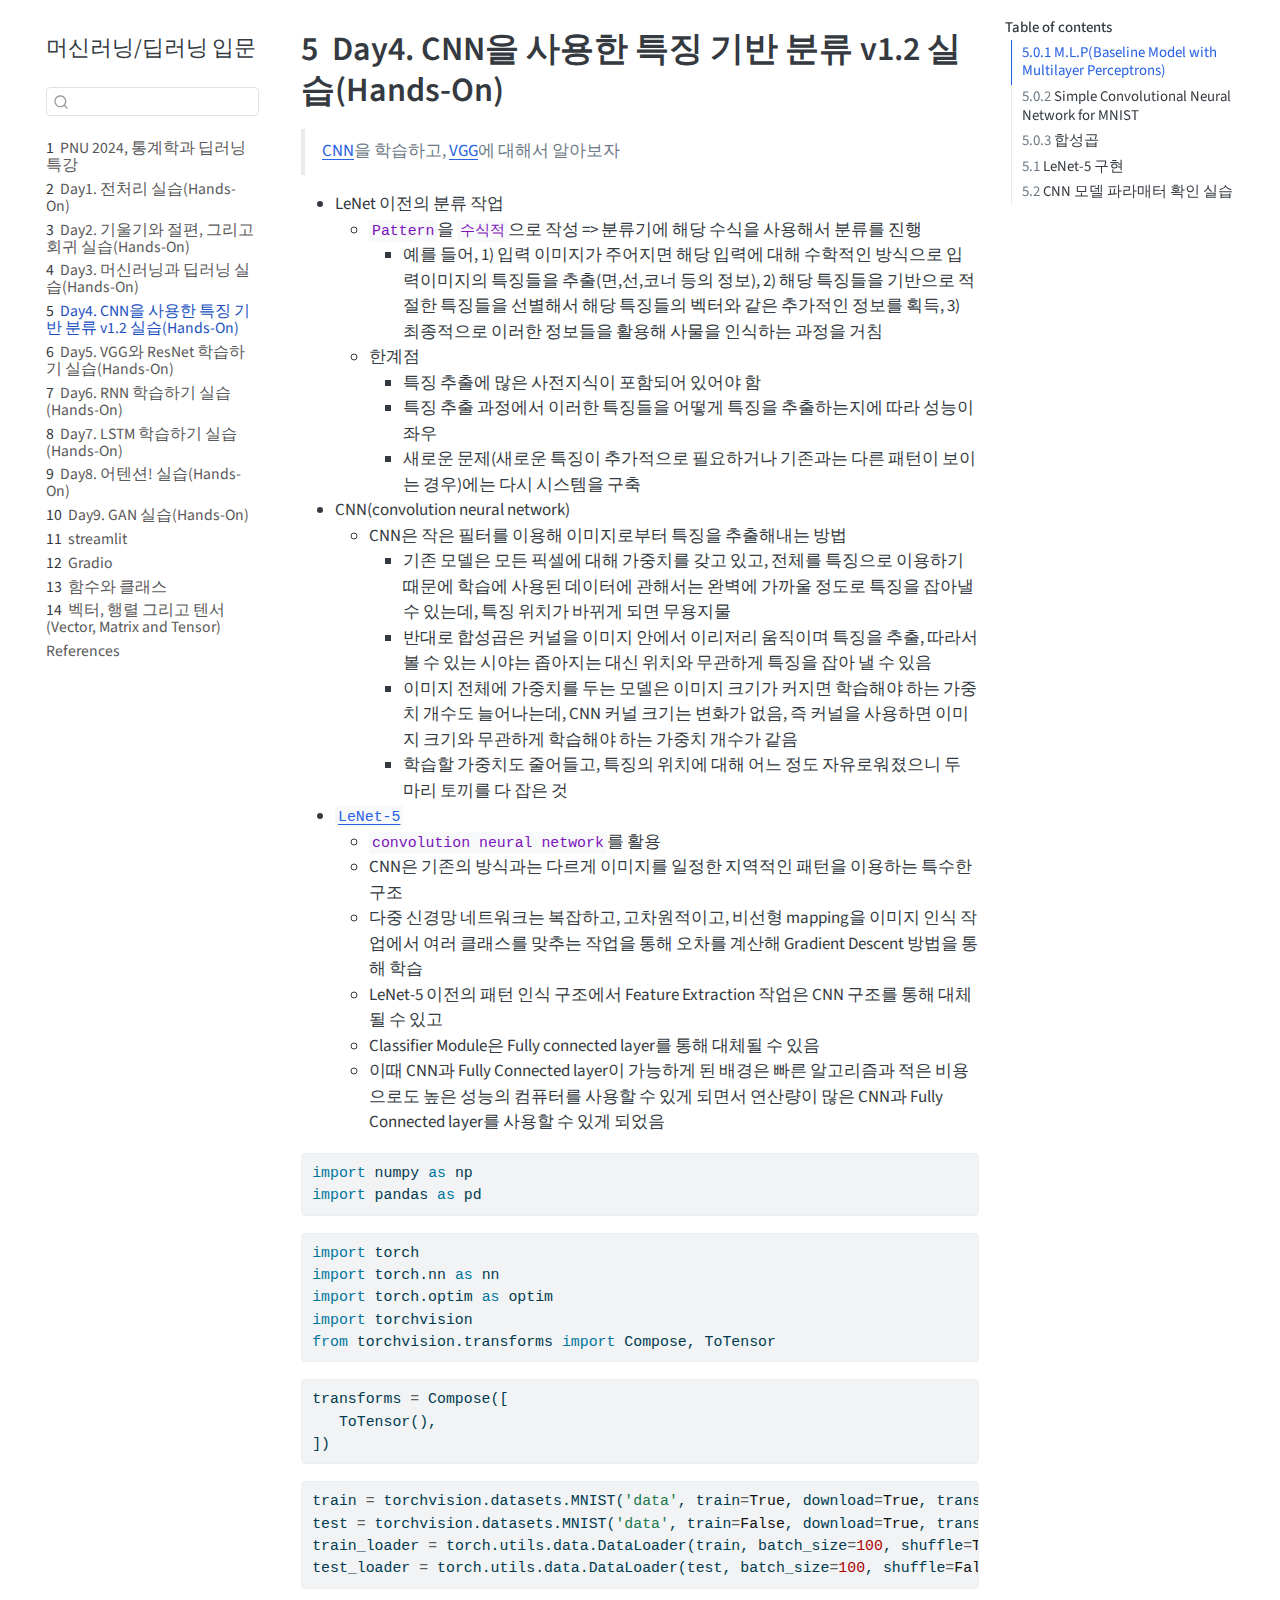
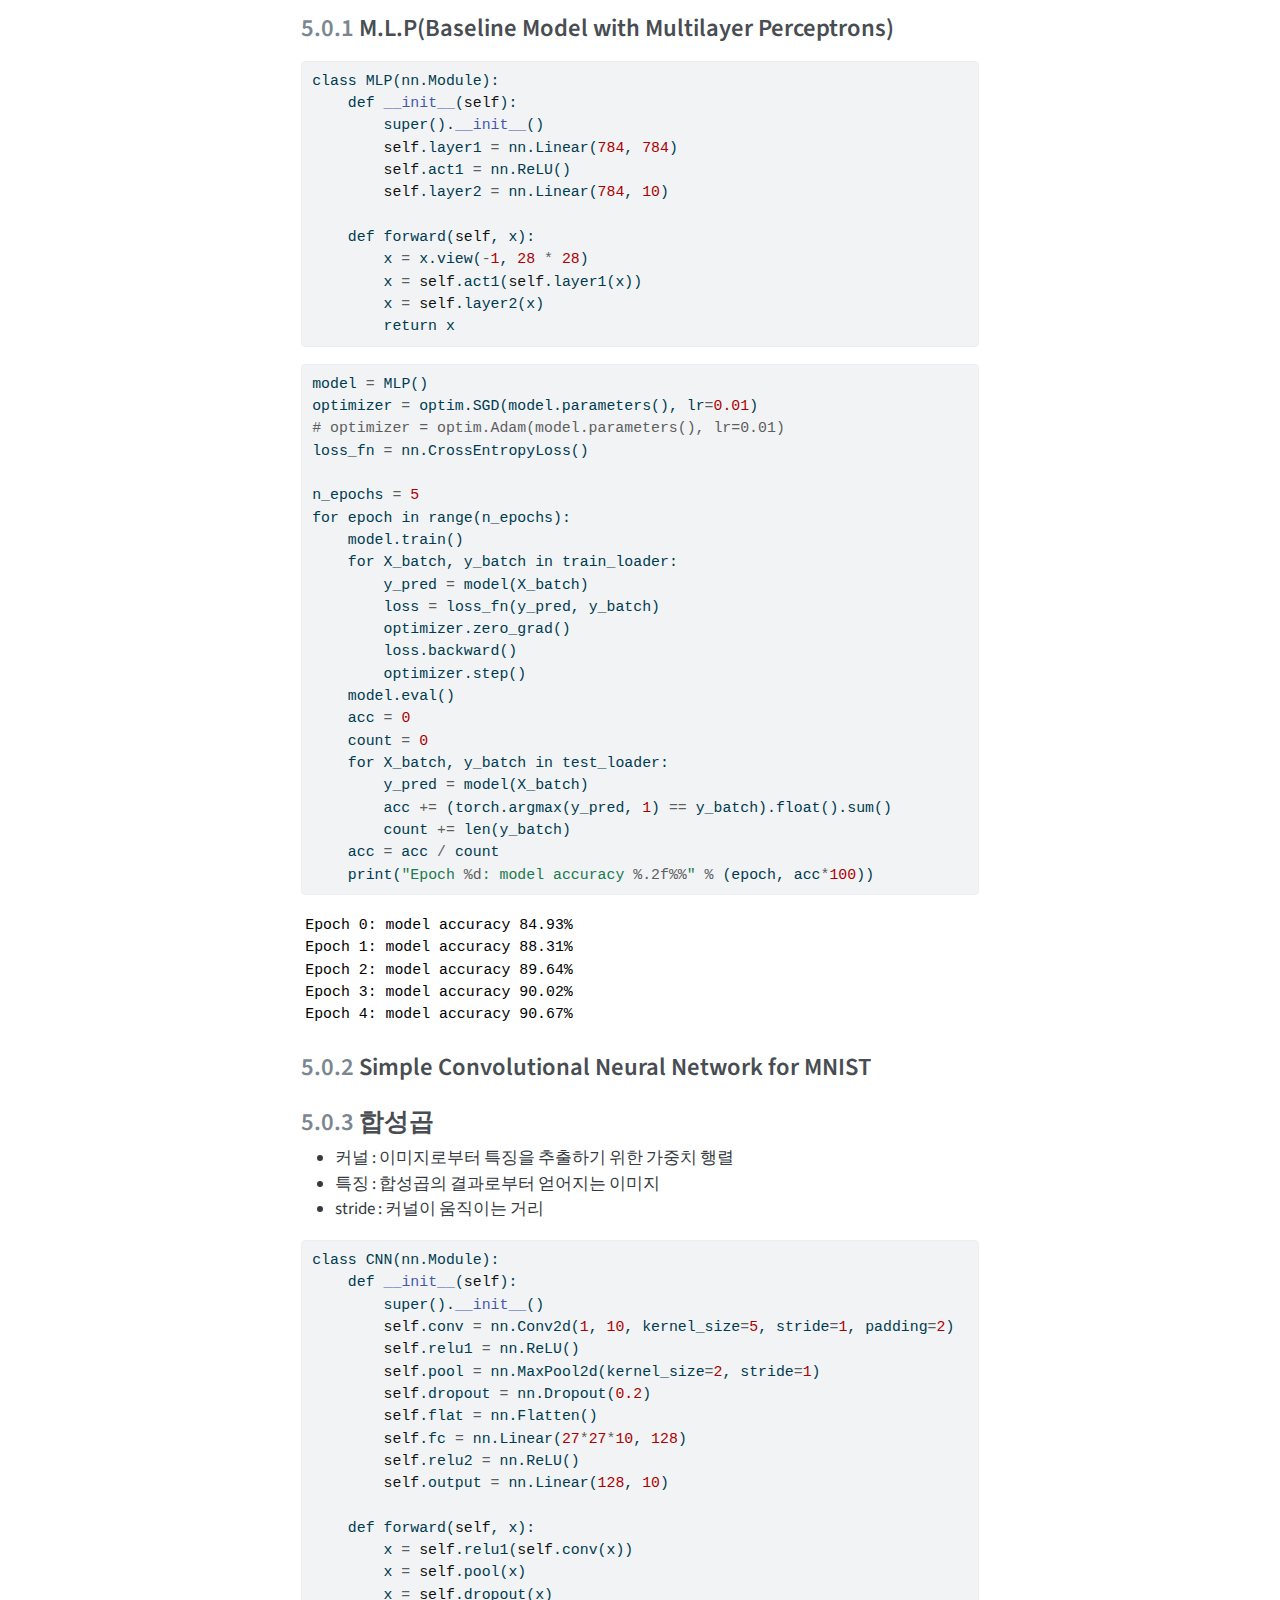
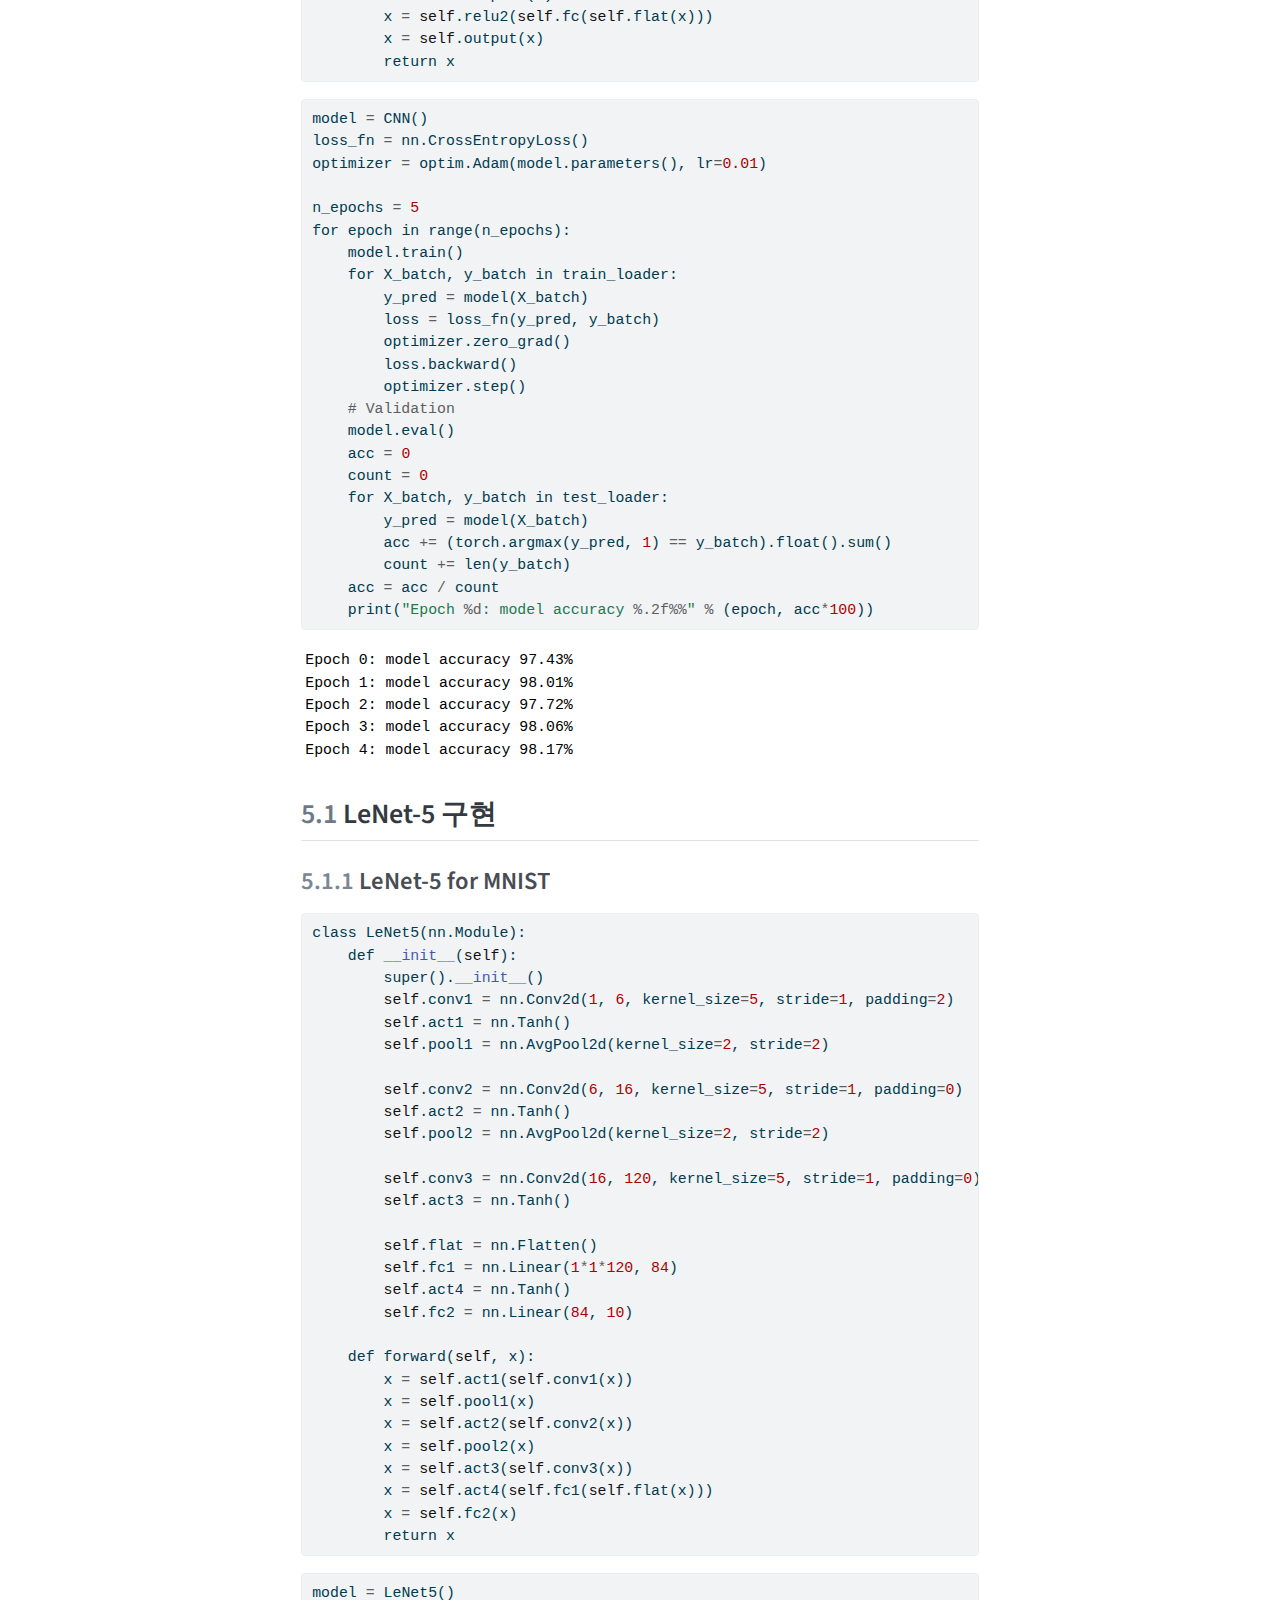
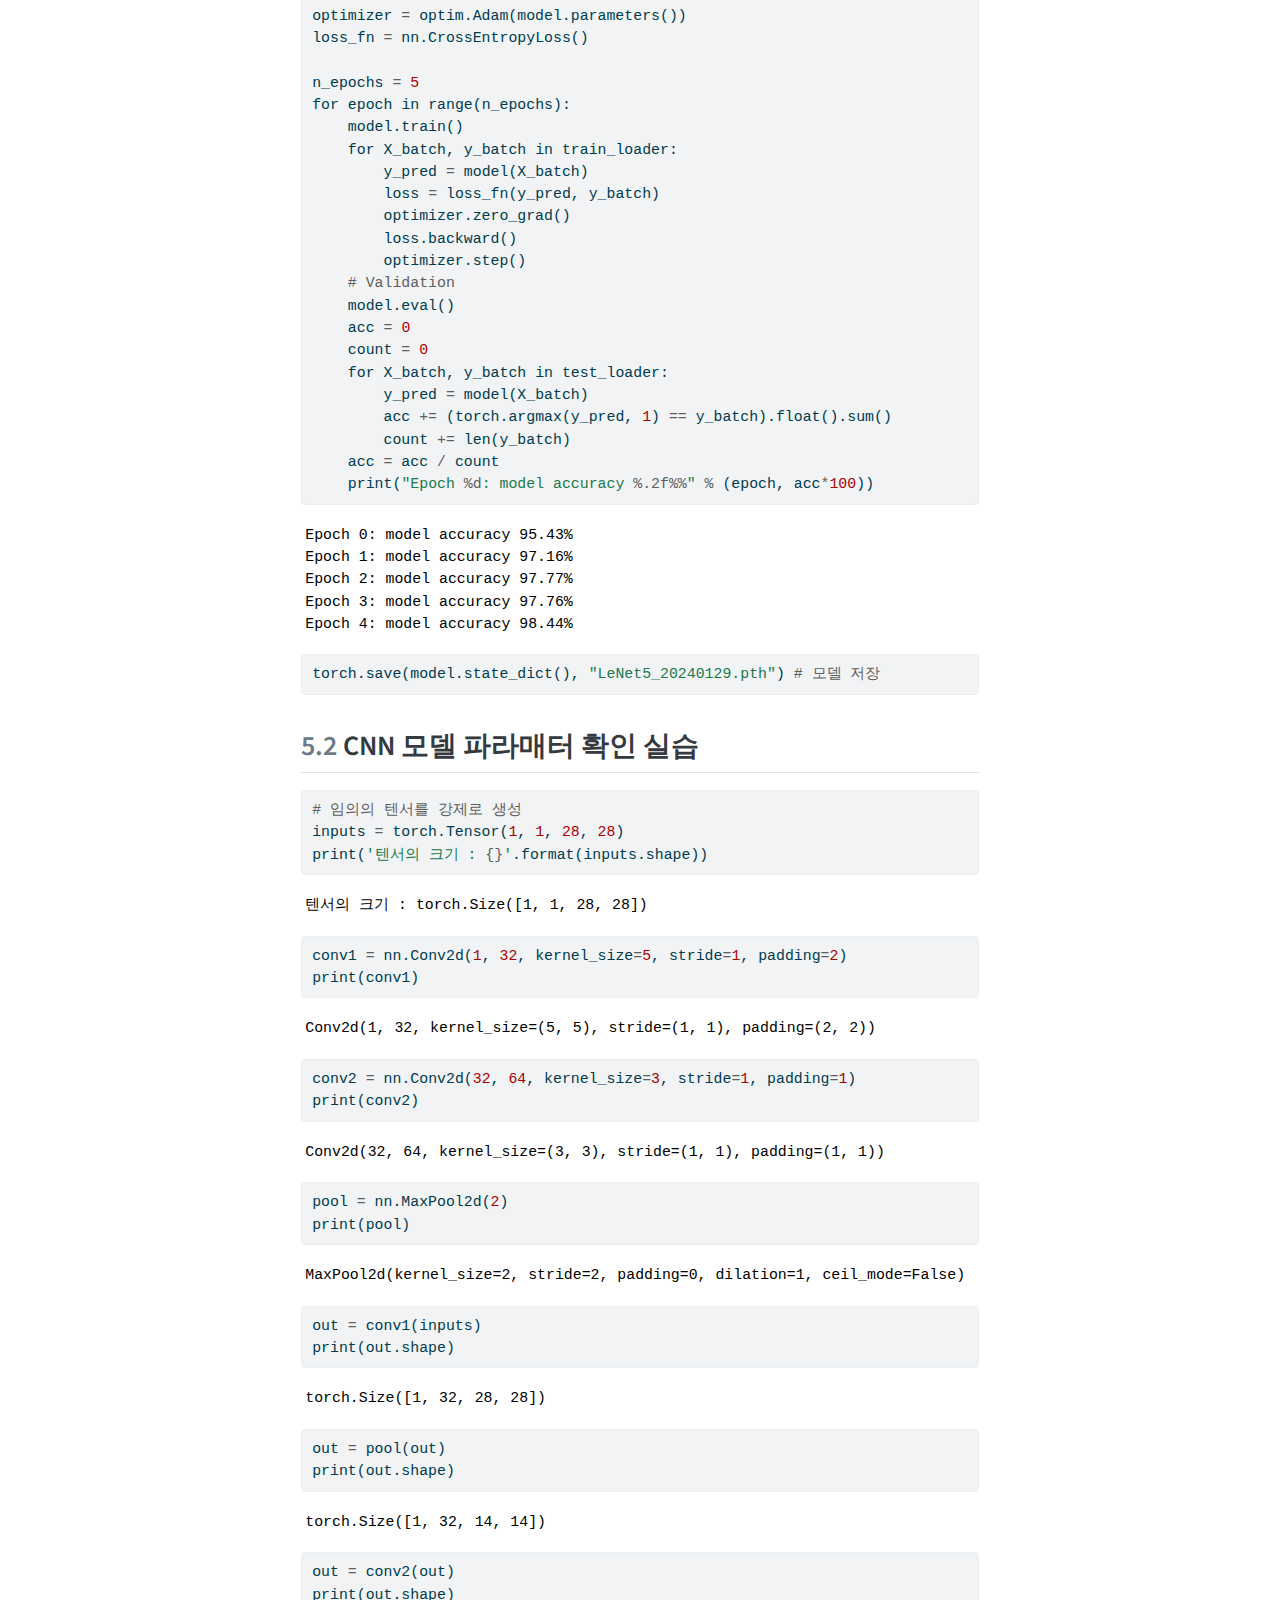
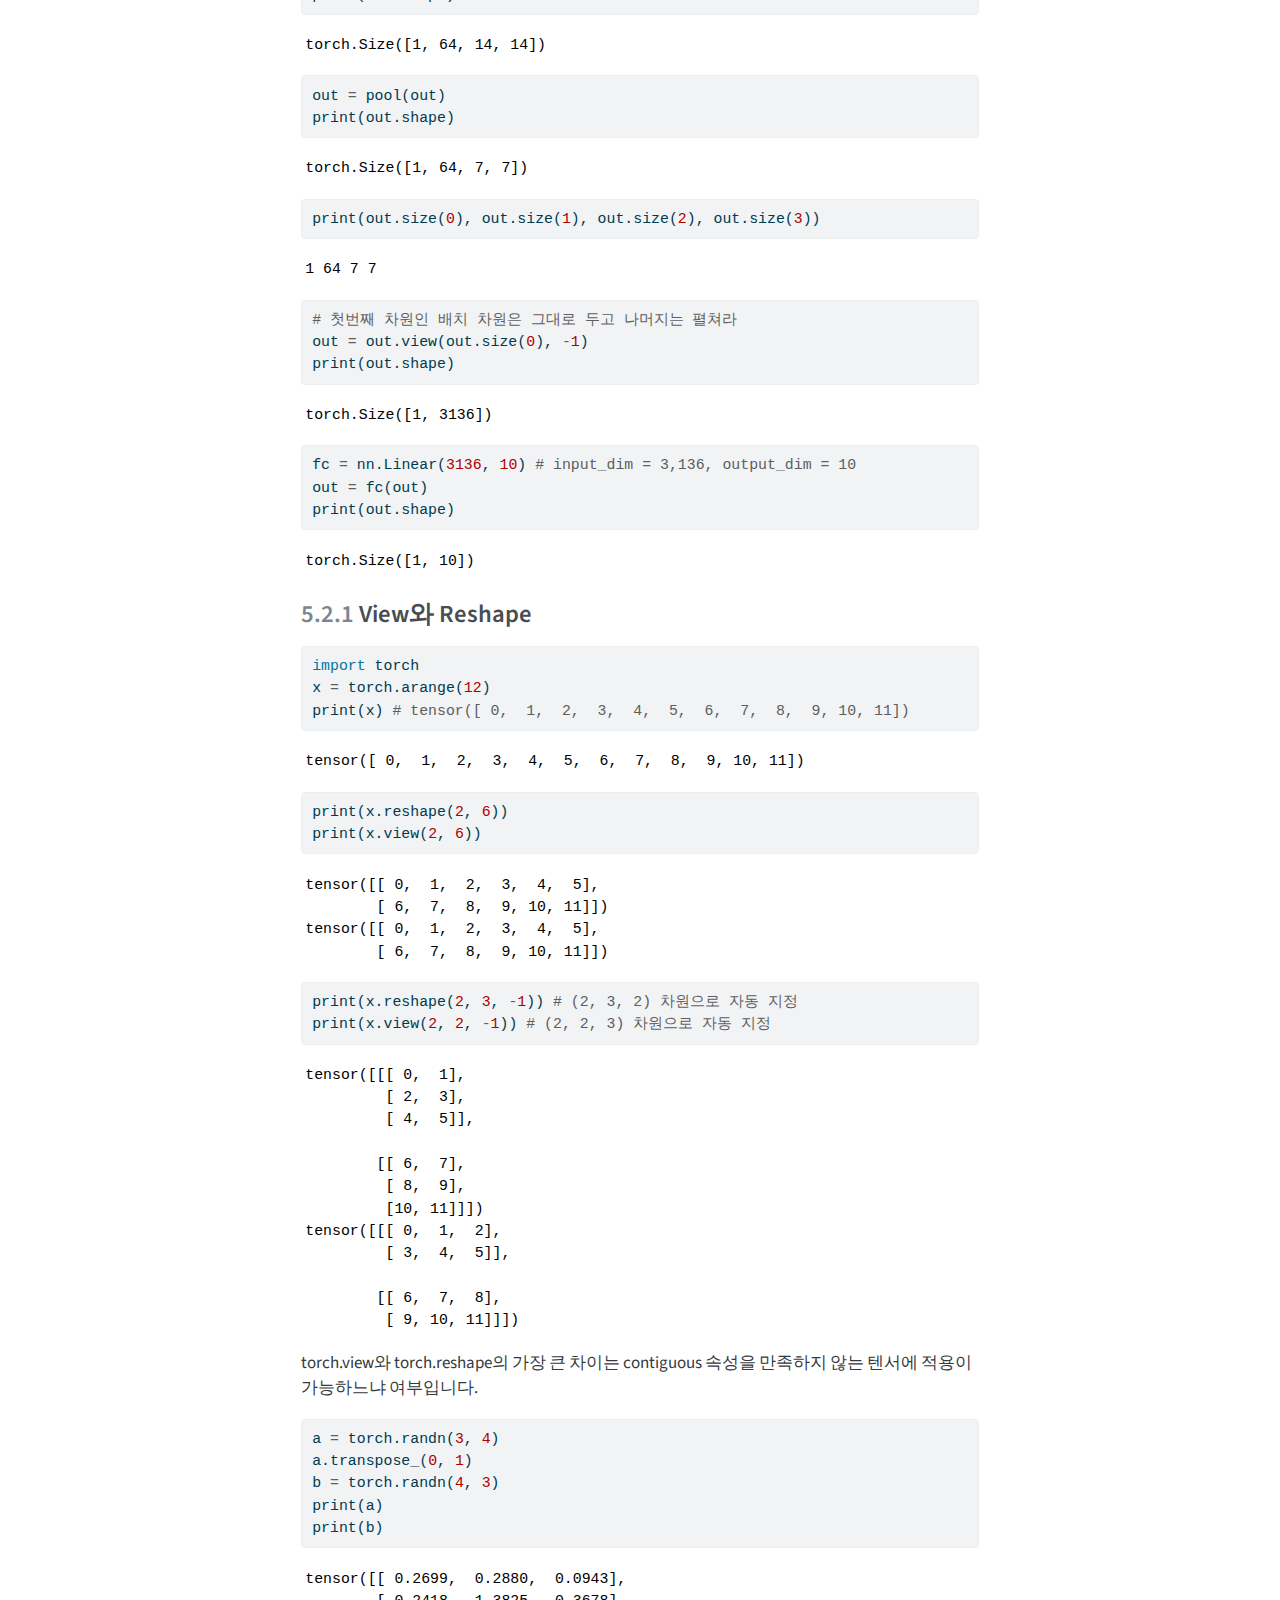
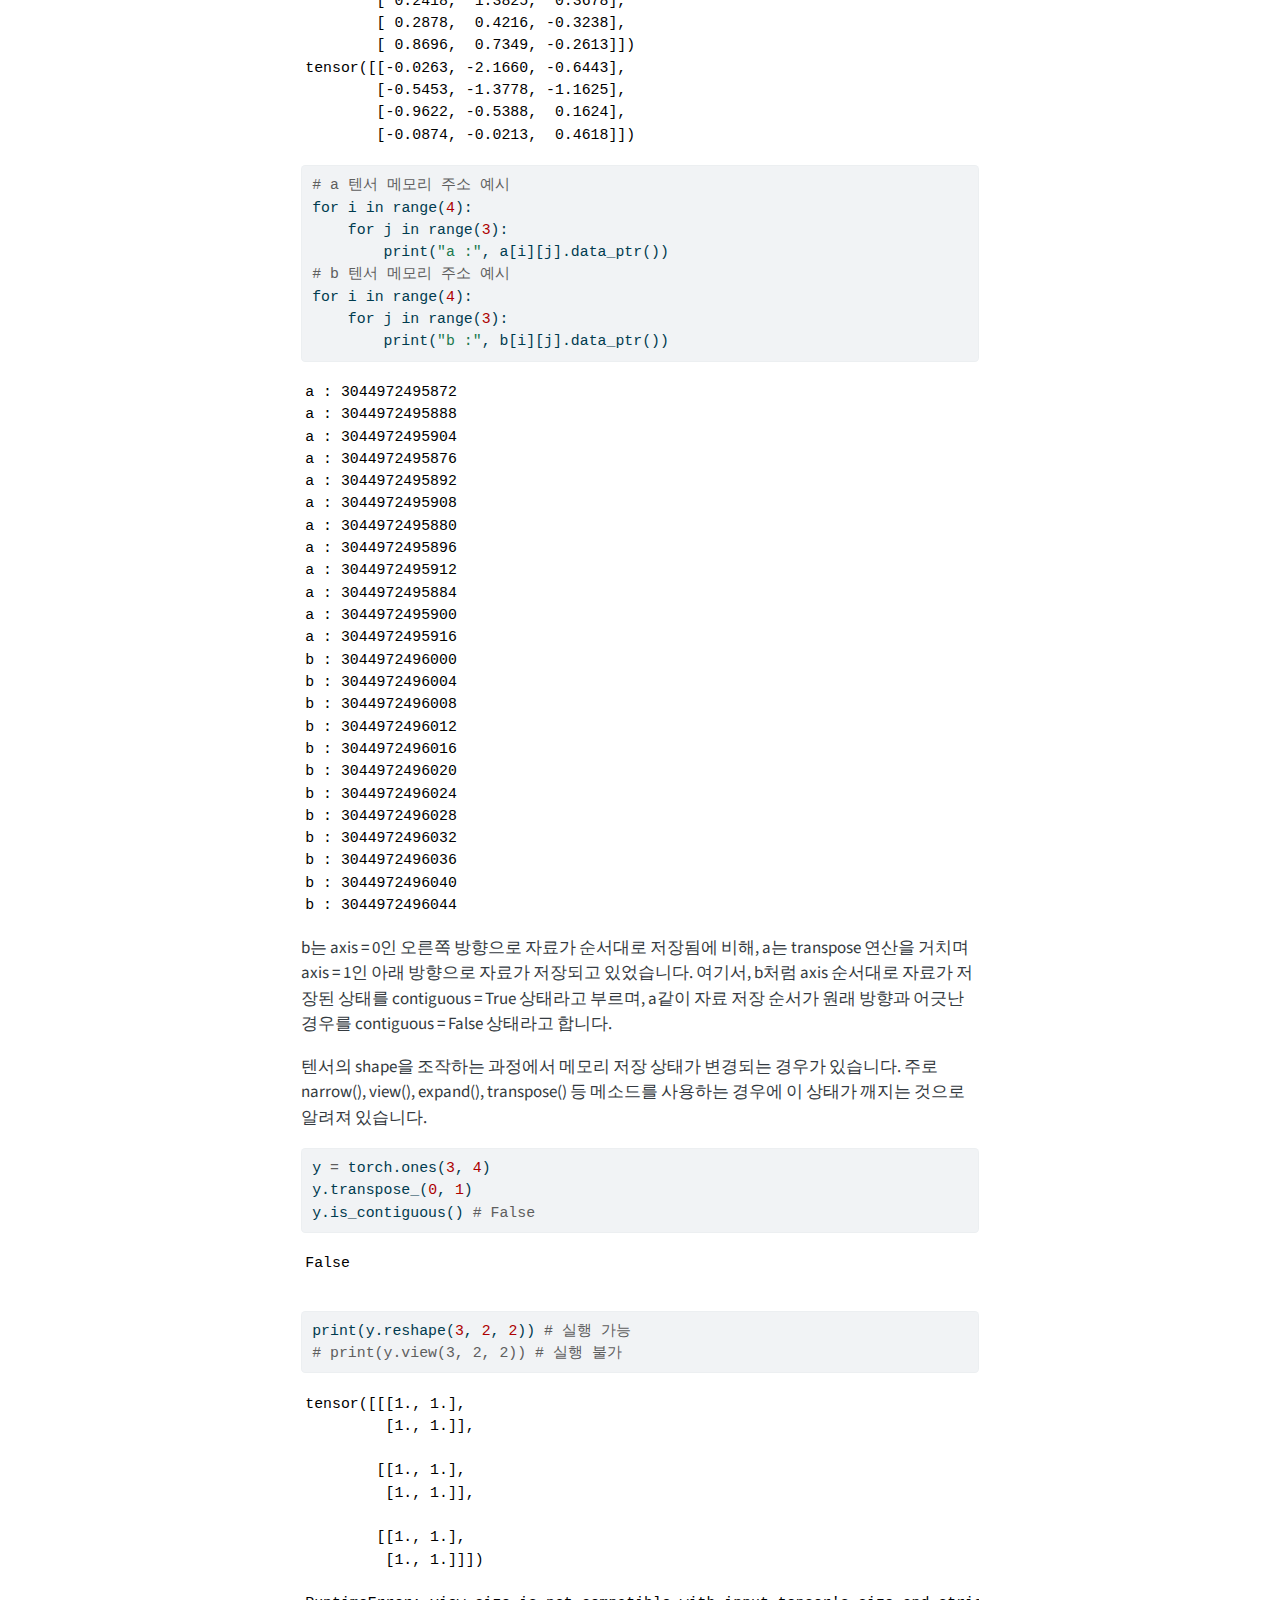
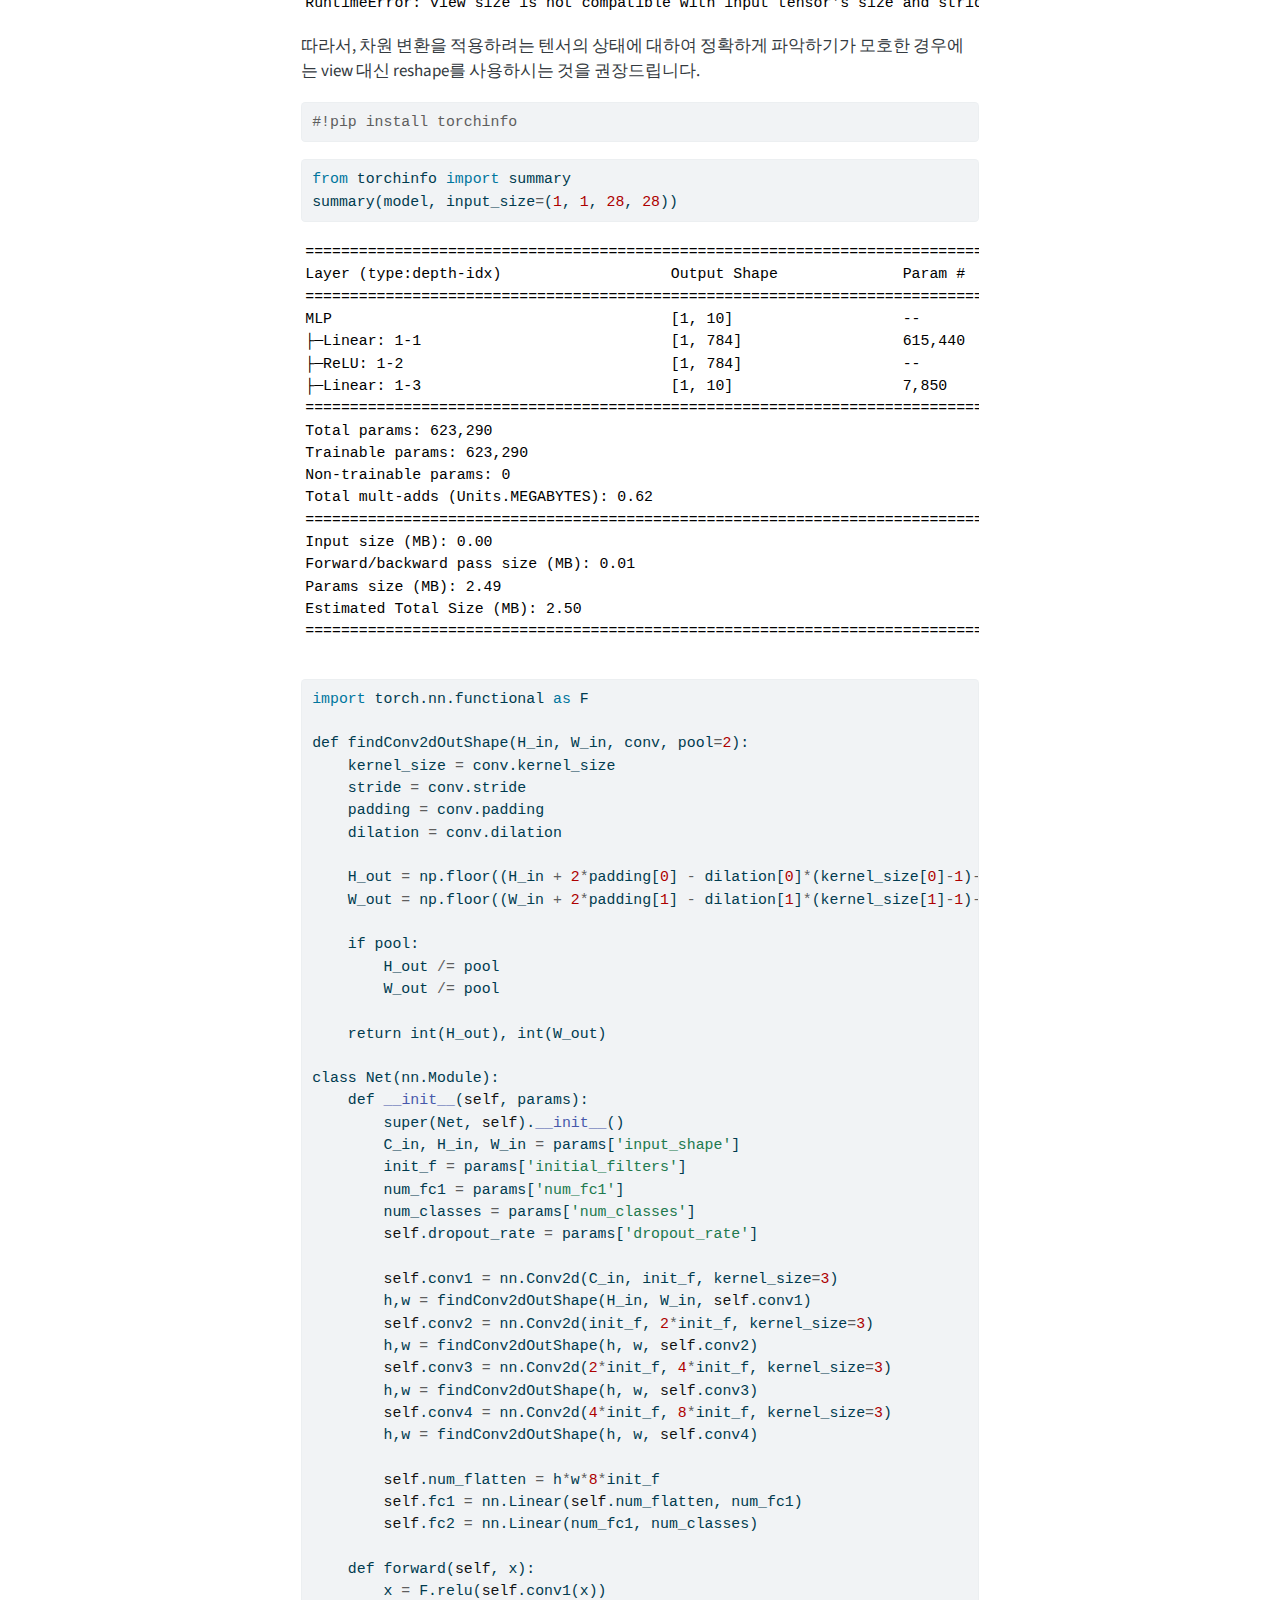
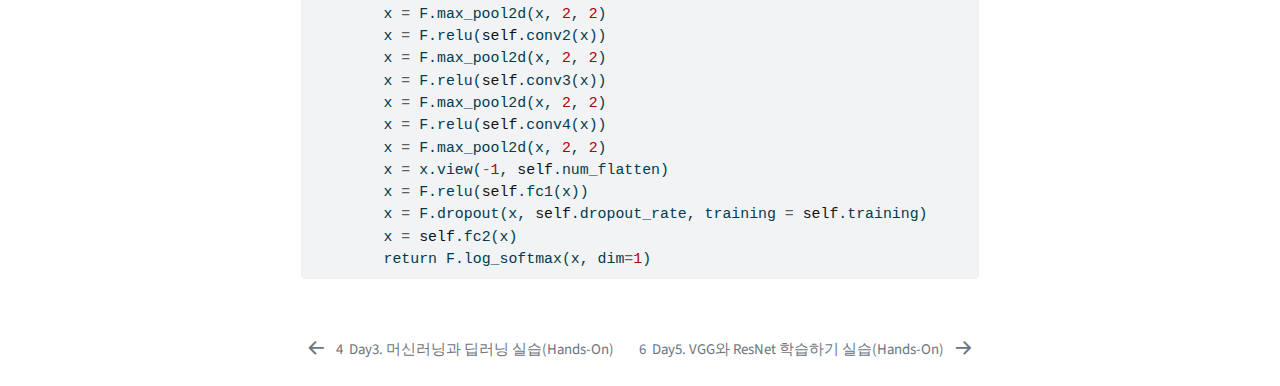
<file: docs/DL04.html>
<!DOCTYPE html>
<html xmlns="http://www.w3.org/1999/xhtml" lang="en" xml:lang="en"><head>

<meta charset="utf-8">
<meta name="generator" content="quarto-1.4.549">

<meta name="viewport" content="width=device-width, initial-scale=1.0, user-scalable=yes">


<title>머신러닝/딥러닝 입문 - 5&nbsp; Day4. CNN을 사용한 특징 기반 분류 v1.2 실습(Hands-On)</title>
<style>
code{white-space: pre-wrap;}
span.smallcaps{font-variant: small-caps;}
div.columns{display: flex; gap: min(4vw, 1.5em);}
div.column{flex: auto; overflow-x: auto;}
div.hanging-indent{margin-left: 1.5em; text-indent: -1.5em;}
ul.task-list{list-style: none;}
ul.task-list li input[type="checkbox"] {
  width: 0.8em;
  margin: 0 0.8em 0.2em -1em; /* quarto-specific, see https://github.com/quarto-dev/quarto-cli/issues/4556 */ 
  vertical-align: middle;
}
/* CSS for syntax highlighting */
pre > code.sourceCode { white-space: pre; position: relative; }
pre > code.sourceCode > span { line-height: 1.25; }
pre > code.sourceCode > span:empty { height: 1.2em; }
.sourceCode { overflow: visible; }
code.sourceCode > span { color: inherit; text-decoration: inherit; }
div.sourceCode { margin: 1em 0; }
pre.sourceCode { margin: 0; }
@media screen {
div.sourceCode { overflow: auto; }
}
@media print {
pre > code.sourceCode { white-space: pre-wrap; }
pre > code.sourceCode > span { text-indent: -5em; padding-left: 5em; }
}
pre.numberSource code
  { counter-reset: source-line 0; }
pre.numberSource code > span
  { position: relative; left: -4em; counter-increment: source-line; }
pre.numberSource code > span > a:first-child::before
  { content: counter(source-line);
    position: relative; left: -1em; text-align: right; vertical-align: baseline;
    border: none; display: inline-block;
    -webkit-touch-callout: none; -webkit-user-select: none;
    -khtml-user-select: none; -moz-user-select: none;
    -ms-user-select: none; user-select: none;
    padding: 0 4px; width: 4em;
  }
pre.numberSource { margin-left: 3em;  padding-left: 4px; }
div.sourceCode
  {   }
@media screen {
pre > code.sourceCode > span > a:first-child::before { text-decoration: underline; }
}
</style>


<script src="site_libs/quarto-nav/quarto-nav.js"></script>
<script src="site_libs/quarto-nav/headroom.min.js"></script>
<script src="site_libs/clipboard/clipboard.min.js"></script>
<script src="site_libs/quarto-search/autocomplete.umd.js"></script>
<script src="site_libs/quarto-search/fuse.min.js"></script>
<script src="site_libs/quarto-search/quarto-search.js"></script>
<meta name="quarto:offset" content="./">
<link href="./DL05.html" rel="next">
<link href="./DL03.html" rel="prev">
<script src="site_libs/quarto-html/quarto.js"></script>
<script src="site_libs/quarto-html/popper.min.js"></script>
<script src="site_libs/quarto-html/tippy.umd.min.js"></script>
<script src="site_libs/quarto-html/anchor.min.js"></script>
<link href="site_libs/quarto-html/tippy.css" rel="stylesheet">
<link href="site_libs/quarto-html/quarto-syntax-highlighting.css" rel="stylesheet" id="quarto-text-highlighting-styles">
<script src="site_libs/bootstrap/bootstrap.min.js"></script>
<link href="site_libs/bootstrap/bootstrap-icons.css" rel="stylesheet">
<link href="site_libs/bootstrap/bootstrap.min.css" rel="stylesheet" id="quarto-bootstrap" data-mode="light">
<script id="quarto-search-options" type="application/json">{
  "location": "sidebar",
  "copy-button": false,
  "collapse-after": 3,
  "panel-placement": "start",
  "type": "textbox",
  "limit": 50,
  "keyboard-shortcut": [
    "f",
    "/",
    "s"
  ],
  "show-item-context": false,
  "language": {
    "search-no-results-text": "No results",
    "search-matching-documents-text": "matching documents",
    "search-copy-link-title": "Copy link to search",
    "search-hide-matches-text": "Hide additional matches",
    "search-more-match-text": "more match in this document",
    "search-more-matches-text": "more matches in this document",
    "search-clear-button-title": "Clear",
    "search-text-placeholder": "",
    "search-detached-cancel-button-title": "Cancel",
    "search-submit-button-title": "Submit",
    "search-label": "Search"
  }
}</script>


</head>

<body class="nav-sidebar floating">

<div id="quarto-search-results"></div>
  <header id="quarto-header" class="headroom fixed-top">
  <nav class="quarto-secondary-nav">
    <div class="container-fluid d-flex">
      <button type="button" class="quarto-btn-toggle btn" data-bs-toggle="collapse" data-bs-target=".quarto-sidebar-collapse-item" aria-controls="quarto-sidebar" aria-expanded="false" aria-label="Toggle sidebar navigation" onclick="if (window.quartoToggleHeadroom) { window.quartoToggleHeadroom(); }">
        <i class="bi bi-layout-text-sidebar-reverse"></i>
      </button>
        <nav class="quarto-page-breadcrumbs" aria-label="breadcrumb"><ol class="breadcrumb"><li class="breadcrumb-item"><a href="./DL04.html"><span class="chapter-number">5</span>&nbsp; <span class="chapter-title">Day4. CNN을 사용한 특징 기반 분류 v1.2 실습(Hands-On)</span></a></li></ol></nav>
        <a class="flex-grow-1" role="button" data-bs-toggle="collapse" data-bs-target=".quarto-sidebar-collapse-item" aria-controls="quarto-sidebar" aria-expanded="false" aria-label="Toggle sidebar navigation" onclick="if (window.quartoToggleHeadroom) { window.quartoToggleHeadroom(); }">      
        </a>
      <button type="button" class="btn quarto-search-button" aria-label="" onclick="window.quartoOpenSearch();">
        <i class="bi bi-search"></i>
      </button>
    </div>
  </nav>
</header>
<!-- content -->
<div id="quarto-content" class="quarto-container page-columns page-rows-contents page-layout-article">
<!-- sidebar -->
  <nav id="quarto-sidebar" class="sidebar collapse collapse-horizontal quarto-sidebar-collapse-item sidebar-navigation floating overflow-auto">
    <div class="pt-lg-2 mt-2 text-left sidebar-header">
    <div class="sidebar-title mb-0 py-0">
      <a href="./">머신러닝/딥러닝 입문</a> 
    </div>
      </div>
        <div class="mt-2 flex-shrink-0 align-items-center">
        <div class="sidebar-search">
        <div id="quarto-search" class="" title="Search"></div>
        </div>
        </div>
    <div class="sidebar-menu-container"> 
    <ul class="list-unstyled mt-1">
        <li class="sidebar-item">
  <div class="sidebar-item-container"> 
  <a href="./index.html" class="sidebar-item-text sidebar-link">
 <span class="menu-text"><span class="chapter-number">1</span>&nbsp; <span class="chapter-title">PNU 2024, 통계학과 딥러닝 특강</span></span></a>
  </div>
</li>
        <li class="sidebar-item">
  <div class="sidebar-item-container"> 
  <a href="./DL01.html" class="sidebar-item-text sidebar-link">
 <span class="menu-text"><span class="chapter-number">2</span>&nbsp; <span class="chapter-title">Day1. 전처리 실습(Hands-On)</span></span></a>
  </div>
</li>
        <li class="sidebar-item">
  <div class="sidebar-item-container"> 
  <a href="./DL02.html" class="sidebar-item-text sidebar-link">
 <span class="menu-text"><span class="chapter-number">3</span>&nbsp; <span class="chapter-title">Day2. 기울기와 절편, 그리고 회귀 실습(Hands-On)</span></span></a>
  </div>
</li>
        <li class="sidebar-item">
  <div class="sidebar-item-container"> 
  <a href="./DL03.html" class="sidebar-item-text sidebar-link">
 <span class="menu-text"><span class="chapter-number">4</span>&nbsp; <span class="chapter-title">Day3. 머신러닝과 딥러닝 실습(Hands-On)</span></span></a>
  </div>
</li>
        <li class="sidebar-item">
  <div class="sidebar-item-container"> 
  <a href="./DL04.html" class="sidebar-item-text sidebar-link active">
 <span class="menu-text"><span class="chapter-number">5</span>&nbsp; <span class="chapter-title">Day4. CNN을 사용한 특징 기반 분류 v1.2 실습(Hands-On)</span></span></a>
  </div>
</li>
        <li class="sidebar-item">
  <div class="sidebar-item-container"> 
  <a href="./DL05.html" class="sidebar-item-text sidebar-link">
 <span class="menu-text"><span class="chapter-number">6</span>&nbsp; <span class="chapter-title">Day5. VGG와 ResNet 학습하기 실습(Hands-On)</span></span></a>
  </div>
</li>
        <li class="sidebar-item">
  <div class="sidebar-item-container"> 
  <a href="./DL06.html" class="sidebar-item-text sidebar-link">
 <span class="menu-text"><span class="chapter-number">7</span>&nbsp; <span class="chapter-title">Day6. RNN 학습하기 실습(Hands-On)</span></span></a>
  </div>
</li>
        <li class="sidebar-item">
  <div class="sidebar-item-container"> 
  <a href="./DL07.html" class="sidebar-item-text sidebar-link">
 <span class="menu-text"><span class="chapter-number">8</span>&nbsp; <span class="chapter-title">Day7. LSTM 학습하기 실습(Hands-On)</span></span></a>
  </div>
</li>
        <li class="sidebar-item">
  <div class="sidebar-item-container"> 
  <a href="./DL08.html" class="sidebar-item-text sidebar-link">
 <span class="menu-text"><span class="chapter-number">9</span>&nbsp; <span class="chapter-title">Day8. 어텐션! 실습(Hands-On)</span></span></a>
  </div>
</li>
        <li class="sidebar-item">
  <div class="sidebar-item-container"> 
  <a href="./DL09.html" class="sidebar-item-text sidebar-link">
 <span class="menu-text"><span class="chapter-number">10</span>&nbsp; <span class="chapter-title">Day9. GAN 실습(Hands-On)</span></span></a>
  </div>
</li>
        <li class="sidebar-item">
  <div class="sidebar-item-container"> 
  <a href="./DL10.html" class="sidebar-item-text sidebar-link">
 <span class="menu-text"><span class="chapter-number">11</span>&nbsp; <span class="chapter-title">streamlit</span></span></a>
  </div>
</li>
        <li class="sidebar-item">
  <div class="sidebar-item-container"> 
  <a href="./DL11.html" class="sidebar-item-text sidebar-link">
 <span class="menu-text"><span class="chapter-number">12</span>&nbsp; <span class="chapter-title">Gradio</span></span></a>
  </div>
</li>
        <li class="sidebar-item">
  <div class="sidebar-item-container"> 
  <a href="./DL00_Python.html" class="sidebar-item-text sidebar-link">
 <span class="menu-text"><span class="chapter-number">13</span>&nbsp; <span class="chapter-title">함수와 클래스</span></span></a>
  </div>
</li>
        <li class="sidebar-item">
  <div class="sidebar-item-container"> 
  <a href="./DL00_Torch.html" class="sidebar-item-text sidebar-link">
 <span class="menu-text"><span class="chapter-number">14</span>&nbsp; <span class="chapter-title">벡터, 행렬 그리고 텐서(Vector, Matrix and Tensor)</span></span></a>
  </div>
</li>
        <li class="sidebar-item">
  <div class="sidebar-item-container"> 
  <a href="./references.html" class="sidebar-item-text sidebar-link">
 <span class="menu-text">References</span></a>
  </div>
</li>
    </ul>
    </div>
</nav>
<div id="quarto-sidebar-glass" class="quarto-sidebar-collapse-item" data-bs-toggle="collapse" data-bs-target=".quarto-sidebar-collapse-item"></div>
<!-- margin-sidebar -->
    <div id="quarto-margin-sidebar" class="sidebar margin-sidebar">
        <nav id="TOC" role="doc-toc" class="toc-active">
    <h2 id="toc-title">Table of contents</h2>
   
  <ul>
  <li><a href="#m.l.pbaseline-model-with-multilayer-perceptrons" id="toc-m.l.pbaseline-model-with-multilayer-perceptrons" class="nav-link active" data-scroll-target="#m.l.pbaseline-model-with-multilayer-perceptrons"><span class="header-section-number">5.0.1</span> M.L.P(Baseline Model with Multilayer Perceptrons)</a></li>
  <li><a href="#simple-convolutional-neural-network-for-mnist" id="toc-simple-convolutional-neural-network-for-mnist" class="nav-link" data-scroll-target="#simple-convolutional-neural-network-for-mnist"><span class="header-section-number">5.0.2</span> Simple Convolutional Neural Network for MNIST</a></li>
  <li><a href="#합성곱" id="toc-합성곱" class="nav-link" data-scroll-target="#합성곱"><span class="header-section-number">5.0.3</span> 합성곱</a></li>
  <li><a href="#lenet-5-구현" id="toc-lenet-5-구현" class="nav-link" data-scroll-target="#lenet-5-구현"><span class="header-section-number">5.1</span> LeNet-5 구현</a>
  <ul class="collapse">
  <li><a href="#lenet-5-for-mnist" id="toc-lenet-5-for-mnist" class="nav-link" data-scroll-target="#lenet-5-for-mnist"><span class="header-section-number">5.1.1</span> LeNet-5 for MNIST</a></li>
  </ul></li>
  <li><a href="#cnn-모델-파라매터-확인-실습" id="toc-cnn-모델-파라매터-확인-실습" class="nav-link" data-scroll-target="#cnn-모델-파라매터-확인-실습"><span class="header-section-number">5.2</span> CNN 모델 파라매터 확인 실습</a>
  <ul class="collapse">
  <li><a href="#view와-reshape" id="toc-view와-reshape" class="nav-link" data-scroll-target="#view와-reshape"><span class="header-section-number">5.2.1</span> View와 Reshape</a></li>
  </ul></li>
  </ul>
</nav>
    </div>
<!-- main -->
<main class="content" id="quarto-document-content">

<header id="title-block-header" class="quarto-title-block default">
<div class="quarto-title">
<h1 class="title"><span class="chapter-number">5</span>&nbsp; <span class="chapter-title">Day4. CNN을 사용한 특징 기반 분류 v1.2 실습(Hands-On)</span></h1>
</div>



<div class="quarto-title-meta">

    
  
    
  </div>
  


</header>


<blockquote class="blockquote">
<p><a href="https://hal.science/hal-03926082/document">CNN</a>을 학습하고, <a href="https://arxiv.org/abs/1409.1556">VGG</a>에 대해서 알아보자</p>
</blockquote>
<ul>
<li>LeNet 이전의 분류 작업
<ul>
<li><code>Pattern</code>을 <code>수식적</code>으로 작성 =&gt; 분류기에 해당 수식을 사용해서 분류를 진행
<ul>
<li>예를 들어, 1) 입력 이미지가 주어지면 해당 입력에 대해 수학적인 방식으로 입력이미지의 특징들을 추출(면,선,코너 등의 정보), 2) 해당 특징들을 기반으로 적절한 특징들을 선별해서 해당 특징들의 벡터와 같은 추가적인 정보를 획득, 3) 최종적으로 이러한 정보들을 활용해 사물을 인식하는 과정을 거침</li>
</ul></li>
<li>한계점
<ul>
<li>특징 추출에 많은 사전지식이 포함되어 있어야 함</li>
<li>특징 추출 과정에서 이러한 특징들을 어떻게 특징을 추출하는지에 따라 성능이 좌우</li>
<li>새로운 문제(새로운 특징이 추가적으로 필요하거나 기존과는 다른 패턴이 보이는 경우)에는 다시 시스템을 구축</li>
</ul></li>
</ul></li>
<li>CNN(convolution neural network)
<ul>
<li>CNN은 작은 필터를 이용해 이미지로부터 특징을 추출해내는 방법
<ul>
<li>기존 모델은 모든 픽셀에 대해 가중치를 갖고 있고, 전체를 특징으로 이용하기 때문에 학습에 사용된 데이터에 관해서는 완벽에 가까울 정도로 특징을 잡아낼 수 있는데, 특징 위치가 바뀌게 되면 무용지물</li>
<li>반대로 합성곱은 커널을 이미지 안에서 이리저리 움직이며 특징을 추출, 따라서 볼 수 있는 시야는 좁아지는 대신 위치와 무관하게 특징을 잡아 낼 수 있음</li>
<li>이미지 전체에 가중치를 두는 모델은 이미지 크기가 커지면 학습해야 하는 가중치 개수도 늘어나는데, CNN 커널 크기는 변화가 없음, 즉 커널을 사용하면 이미지 크기와 무관하게 학습해야 하는 가중치 개수가 같음</li>
<li>학습할 가중치도 줄어들고, 특징의 위치에 대해 어느 정도 자유로워졌으니 두 마리 토끼를 다 잡은 것</li>
</ul></li>
</ul></li>
<li><a href="http://vision.stanford.edu/cs598_spring07/papers/Lecun98.pdf"><code>LeNet-5</code></a>
<ul>
<li><code>convolution neural network</code>를 활용</li>
<li>CNN은 기존의 방식과는 다르게 이미지를 일정한 지역적인 패턴을 이용하는 특수한 구조</li>
<li>다중 신경망 네트워크는 복잡하고, 고차원적이고, 비선형 mapping을 이미지 인식 작업에서 여러 클래스를 맞추는 작업을 통해 오차를 계산해 Gradient Descent 방법을 통해 학습</li>
<li>LeNet-5 이전의 패턴 인식 구조에서 Feature Extraction 작업은 CNN 구조를 통해 대체될 수 있고</li>
<li>Classifier Module은 Fully connected layer를 통해 대체될 수 있음</li>
<li>이때 CNN과 Fully Connected layer이 가능하게 된 배경은 빠른 알고리즘과 적은 비용으로도 높은 성능의 컴퓨터를 사용할 수 있게 되면서 연산량이 많은 CNN과 Fully Connected layer를 사용할 수 있게 되었음</li>
</ul></li>
</ul>
<div id="cell-4" class="cell" data-execution_count="6">
<div class="sourceCode cell-code" id="cb1"><pre class="sourceCode python code-with-copy"><code class="sourceCode python"><span id="cb1-1"><a href="#cb1-1" aria-hidden="true" tabindex="-1"></a><span class="im">import</span> numpy <span class="im">as</span> np</span>
<span id="cb1-2"><a href="#cb1-2" aria-hidden="true" tabindex="-1"></a><span class="im">import</span> pandas <span class="im">as</span> pd</span></code><button title="Copy to Clipboard" class="code-copy-button"><i class="bi"></i></button></pre></div>
</div>
<div id="cell-5" class="cell" data-execution_count="7">
<div class="sourceCode cell-code" id="cb2"><pre class="sourceCode python code-with-copy"><code class="sourceCode python"><span id="cb2-1"><a href="#cb2-1" aria-hidden="true" tabindex="-1"></a><span class="im">import</span> torch</span>
<span id="cb2-2"><a href="#cb2-2" aria-hidden="true" tabindex="-1"></a><span class="im">import</span> torch.nn <span class="im">as</span> nn</span>
<span id="cb2-3"><a href="#cb2-3" aria-hidden="true" tabindex="-1"></a><span class="im">import</span> torch.optim <span class="im">as</span> optim</span>
<span id="cb2-4"><a href="#cb2-4" aria-hidden="true" tabindex="-1"></a><span class="im">import</span> torchvision</span>
<span id="cb2-5"><a href="#cb2-5" aria-hidden="true" tabindex="-1"></a><span class="im">from</span> torchvision.transforms <span class="im">import</span> Compose, ToTensor</span></code><button title="Copy to Clipboard" class="code-copy-button"><i class="bi"></i></button></pre></div>
</div>
<div id="cell-6" class="cell" data-execution_count="8">
<div class="sourceCode cell-code" id="cb3"><pre class="sourceCode python code-with-copy"><code class="sourceCode python"><span id="cb3-1"><a href="#cb3-1" aria-hidden="true" tabindex="-1"></a>transforms <span class="op">=</span> Compose([</span>
<span id="cb3-2"><a href="#cb3-2" aria-hidden="true" tabindex="-1"></a>   ToTensor(),</span>
<span id="cb3-3"><a href="#cb3-3" aria-hidden="true" tabindex="-1"></a>])</span></code><button title="Copy to Clipboard" class="code-copy-button"><i class="bi"></i></button></pre></div>
</div>
<div id="cell-7" class="cell" data-execution_count="9">
<div class="sourceCode cell-code" id="cb4"><pre class="sourceCode python code-with-copy"><code class="sourceCode python"><span id="cb4-1"><a href="#cb4-1" aria-hidden="true" tabindex="-1"></a>train <span class="op">=</span> torchvision.datasets.MNIST(<span class="st">'data'</span>, train<span class="op">=</span><span class="va">True</span>, download<span class="op">=</span><span class="va">True</span>, transform<span class="op">=</span>transforms)</span>
<span id="cb4-2"><a href="#cb4-2" aria-hidden="true" tabindex="-1"></a>test <span class="op">=</span> torchvision.datasets.MNIST(<span class="st">'data'</span>, train<span class="op">=</span><span class="va">False</span>, download<span class="op">=</span><span class="va">True</span>, transform<span class="op">=</span>transforms)</span>
<span id="cb4-3"><a href="#cb4-3" aria-hidden="true" tabindex="-1"></a>train_loader <span class="op">=</span> torch.utils.data.DataLoader(train, batch_size<span class="op">=</span><span class="dv">100</span>, shuffle<span class="op">=</span><span class="va">True</span>)</span>
<span id="cb4-4"><a href="#cb4-4" aria-hidden="true" tabindex="-1"></a>test_loader <span class="op">=</span> torch.utils.data.DataLoader(test, batch_size<span class="op">=</span><span class="dv">100</span>, shuffle<span class="op">=</span><span class="va">False</span>)</span></code><button title="Copy to Clipboard" class="code-copy-button"><i class="bi"></i></button></pre></div>
</div>
<section id="m.l.pbaseline-model-with-multilayer-perceptrons" class="level3" data-number="5.0.1">
<h3 data-number="5.0.1" class="anchored" data-anchor-id="m.l.pbaseline-model-with-multilayer-perceptrons"><span class="header-section-number">5.0.1</span> M.L.P(Baseline Model with Multilayer Perceptrons)</h3>
<div id="cell-9" class="cell" data-execution_count="11">
<div class="sourceCode cell-code" id="cb5"><pre class="sourceCode python code-with-copy"><code class="sourceCode python"><span id="cb5-1"><a href="#cb5-1" aria-hidden="true" tabindex="-1"></a><span class="kw">class</span> MLP(nn.Module):</span>
<span id="cb5-2"><a href="#cb5-2" aria-hidden="true" tabindex="-1"></a>    <span class="kw">def</span> <span class="fu">__init__</span>(<span class="va">self</span>):</span>
<span id="cb5-3"><a href="#cb5-3" aria-hidden="true" tabindex="-1"></a>        <span class="bu">super</span>().<span class="fu">__init__</span>()</span>
<span id="cb5-4"><a href="#cb5-4" aria-hidden="true" tabindex="-1"></a>        <span class="va">self</span>.layer1 <span class="op">=</span> nn.Linear(<span class="dv">784</span>, <span class="dv">784</span>)</span>
<span id="cb5-5"><a href="#cb5-5" aria-hidden="true" tabindex="-1"></a>        <span class="va">self</span>.act1 <span class="op">=</span> nn.ReLU()</span>
<span id="cb5-6"><a href="#cb5-6" aria-hidden="true" tabindex="-1"></a>        <span class="va">self</span>.layer2 <span class="op">=</span> nn.Linear(<span class="dv">784</span>, <span class="dv">10</span>)</span>
<span id="cb5-7"><a href="#cb5-7" aria-hidden="true" tabindex="-1"></a>        </span>
<span id="cb5-8"><a href="#cb5-8" aria-hidden="true" tabindex="-1"></a>    <span class="kw">def</span> forward(<span class="va">self</span>, x):</span>
<span id="cb5-9"><a href="#cb5-9" aria-hidden="true" tabindex="-1"></a>        x <span class="op">=</span> x.view(<span class="op">-</span><span class="dv">1</span>, <span class="dv">28</span> <span class="op">*</span> <span class="dv">28</span>)</span>
<span id="cb5-10"><a href="#cb5-10" aria-hidden="true" tabindex="-1"></a>        x <span class="op">=</span> <span class="va">self</span>.act1(<span class="va">self</span>.layer1(x))</span>
<span id="cb5-11"><a href="#cb5-11" aria-hidden="true" tabindex="-1"></a>        x <span class="op">=</span> <span class="va">self</span>.layer2(x)</span>
<span id="cb5-12"><a href="#cb5-12" aria-hidden="true" tabindex="-1"></a>        <span class="cf">return</span> x</span></code><button title="Copy to Clipboard" class="code-copy-button"><i class="bi"></i></button></pre></div>
</div>
<div id="cell-10" class="cell" data-execution_count="12">
<div class="sourceCode cell-code" id="cb6"><pre class="sourceCode python code-with-copy"><code class="sourceCode python"><span id="cb6-1"><a href="#cb6-1" aria-hidden="true" tabindex="-1"></a>model <span class="op">=</span> MLP()</span>
<span id="cb6-2"><a href="#cb6-2" aria-hidden="true" tabindex="-1"></a>optimizer <span class="op">=</span> optim.SGD(model.parameters(), lr<span class="op">=</span><span class="fl">0.01</span>)</span>
<span id="cb6-3"><a href="#cb6-3" aria-hidden="true" tabindex="-1"></a><span class="co"># optimizer = optim.Adam(model.parameters(), lr=0.01)</span></span>
<span id="cb6-4"><a href="#cb6-4" aria-hidden="true" tabindex="-1"></a>loss_fn <span class="op">=</span> nn.CrossEntropyLoss()</span>
<span id="cb6-5"><a href="#cb6-5" aria-hidden="true" tabindex="-1"></a></span>
<span id="cb6-6"><a href="#cb6-6" aria-hidden="true" tabindex="-1"></a>n_epochs <span class="op">=</span> <span class="dv">5</span></span>
<span id="cb6-7"><a href="#cb6-7" aria-hidden="true" tabindex="-1"></a><span class="cf">for</span> epoch <span class="kw">in</span> <span class="bu">range</span>(n_epochs):</span>
<span id="cb6-8"><a href="#cb6-8" aria-hidden="true" tabindex="-1"></a>    model.train()</span>
<span id="cb6-9"><a href="#cb6-9" aria-hidden="true" tabindex="-1"></a>    <span class="cf">for</span> X_batch, y_batch <span class="kw">in</span> train_loader:</span>
<span id="cb6-10"><a href="#cb6-10" aria-hidden="true" tabindex="-1"></a>        y_pred <span class="op">=</span> model(X_batch)</span>
<span id="cb6-11"><a href="#cb6-11" aria-hidden="true" tabindex="-1"></a>        loss <span class="op">=</span> loss_fn(y_pred, y_batch)</span>
<span id="cb6-12"><a href="#cb6-12" aria-hidden="true" tabindex="-1"></a>        optimizer.zero_grad()</span>
<span id="cb6-13"><a href="#cb6-13" aria-hidden="true" tabindex="-1"></a>        loss.backward()</span>
<span id="cb6-14"><a href="#cb6-14" aria-hidden="true" tabindex="-1"></a>        optimizer.step()</span>
<span id="cb6-15"><a href="#cb6-15" aria-hidden="true" tabindex="-1"></a>    model.<span class="bu">eval</span>()</span>
<span id="cb6-16"><a href="#cb6-16" aria-hidden="true" tabindex="-1"></a>    acc <span class="op">=</span> <span class="dv">0</span></span>
<span id="cb6-17"><a href="#cb6-17" aria-hidden="true" tabindex="-1"></a>    count <span class="op">=</span> <span class="dv">0</span></span>
<span id="cb6-18"><a href="#cb6-18" aria-hidden="true" tabindex="-1"></a>    <span class="cf">for</span> X_batch, y_batch <span class="kw">in</span> test_loader:</span>
<span id="cb6-19"><a href="#cb6-19" aria-hidden="true" tabindex="-1"></a>        y_pred <span class="op">=</span> model(X_batch)</span>
<span id="cb6-20"><a href="#cb6-20" aria-hidden="true" tabindex="-1"></a>        acc <span class="op">+=</span> (torch.argmax(y_pred, <span class="dv">1</span>) <span class="op">==</span> y_batch).<span class="bu">float</span>().<span class="bu">sum</span>()</span>
<span id="cb6-21"><a href="#cb6-21" aria-hidden="true" tabindex="-1"></a>        count <span class="op">+=</span> <span class="bu">len</span>(y_batch)</span>
<span id="cb6-22"><a href="#cb6-22" aria-hidden="true" tabindex="-1"></a>    acc <span class="op">=</span> acc <span class="op">/</span> count</span>
<span id="cb6-23"><a href="#cb6-23" aria-hidden="true" tabindex="-1"></a>    <span class="bu">print</span>(<span class="st">"Epoch </span><span class="sc">%d</span><span class="st">: model accuracy </span><span class="sc">%.2f%%</span><span class="st">"</span> <span class="op">%</span> (epoch, acc<span class="op">*</span><span class="dv">100</span>))</span></code><button title="Copy to Clipboard" class="code-copy-button"><i class="bi"></i></button></pre></div>
<div class="cell-output cell-output-stdout">
<pre><code>Epoch 0: model accuracy 84.93%
Epoch 1: model accuracy 88.31%
Epoch 2: model accuracy 89.64%
Epoch 3: model accuracy 90.02%
Epoch 4: model accuracy 90.67%</code></pre>
</div>
</div>
</section>
<section id="simple-convolutional-neural-network-for-mnist" class="level3" data-number="5.0.2">
<h3 data-number="5.0.2" class="anchored" data-anchor-id="simple-convolutional-neural-network-for-mnist"><span class="header-section-number">5.0.2</span> Simple Convolutional Neural Network for MNIST</h3>
</section>
<section id="합성곱" class="level3" data-number="5.0.3">
<h3 data-number="5.0.3" class="anchored" data-anchor-id="합성곱"><span class="header-section-number">5.0.3</span> 합성곱</h3>
<ul>
<li>커널 : 이미지로부터 특징을 추출하기 위한 가중치 행렬</li>
<li>특징 : 합성곱의 결과로부터 얻어지는 이미지</li>
<li>stride : 커널이 움직이는 거리</li>
</ul>
<div id="cell-13" class="cell" data-execution_count="5">
<div class="sourceCode cell-code" id="cb8"><pre class="sourceCode python code-with-copy"><code class="sourceCode python"><span id="cb8-1"><a href="#cb8-1" aria-hidden="true" tabindex="-1"></a><span class="kw">class</span> CNN(nn.Module):</span>
<span id="cb8-2"><a href="#cb8-2" aria-hidden="true" tabindex="-1"></a>    <span class="kw">def</span> <span class="fu">__init__</span>(<span class="va">self</span>):</span>
<span id="cb8-3"><a href="#cb8-3" aria-hidden="true" tabindex="-1"></a>        <span class="bu">super</span>().<span class="fu">__init__</span>()</span>
<span id="cb8-4"><a href="#cb8-4" aria-hidden="true" tabindex="-1"></a>        <span class="va">self</span>.conv <span class="op">=</span> nn.Conv2d(<span class="dv">1</span>, <span class="dv">10</span>, kernel_size<span class="op">=</span><span class="dv">5</span>, stride<span class="op">=</span><span class="dv">1</span>, padding<span class="op">=</span><span class="dv">2</span>)</span>
<span id="cb8-5"><a href="#cb8-5" aria-hidden="true" tabindex="-1"></a>        <span class="va">self</span>.relu1 <span class="op">=</span> nn.ReLU()</span>
<span id="cb8-6"><a href="#cb8-6" aria-hidden="true" tabindex="-1"></a>        <span class="va">self</span>.pool <span class="op">=</span> nn.MaxPool2d(kernel_size<span class="op">=</span><span class="dv">2</span>, stride<span class="op">=</span><span class="dv">1</span>)</span>
<span id="cb8-7"><a href="#cb8-7" aria-hidden="true" tabindex="-1"></a>        <span class="va">self</span>.dropout <span class="op">=</span> nn.Dropout(<span class="fl">0.2</span>)</span>
<span id="cb8-8"><a href="#cb8-8" aria-hidden="true" tabindex="-1"></a>        <span class="va">self</span>.flat <span class="op">=</span> nn.Flatten()</span>
<span id="cb8-9"><a href="#cb8-9" aria-hidden="true" tabindex="-1"></a>        <span class="va">self</span>.fc <span class="op">=</span> nn.Linear(<span class="dv">27</span><span class="op">*</span><span class="dv">27</span><span class="op">*</span><span class="dv">10</span>, <span class="dv">128</span>)</span>
<span id="cb8-10"><a href="#cb8-10" aria-hidden="true" tabindex="-1"></a>        <span class="va">self</span>.relu2 <span class="op">=</span> nn.ReLU()</span>
<span id="cb8-11"><a href="#cb8-11" aria-hidden="true" tabindex="-1"></a>        <span class="va">self</span>.output <span class="op">=</span> nn.Linear(<span class="dv">128</span>, <span class="dv">10</span>)</span>
<span id="cb8-12"><a href="#cb8-12" aria-hidden="true" tabindex="-1"></a>        </span>
<span id="cb8-13"><a href="#cb8-13" aria-hidden="true" tabindex="-1"></a>    <span class="kw">def</span> forward(<span class="va">self</span>, x):</span>
<span id="cb8-14"><a href="#cb8-14" aria-hidden="true" tabindex="-1"></a>        x <span class="op">=</span> <span class="va">self</span>.relu1(<span class="va">self</span>.conv(x))</span>
<span id="cb8-15"><a href="#cb8-15" aria-hidden="true" tabindex="-1"></a>        x <span class="op">=</span> <span class="va">self</span>.pool(x)</span>
<span id="cb8-16"><a href="#cb8-16" aria-hidden="true" tabindex="-1"></a>        x <span class="op">=</span> <span class="va">self</span>.dropout(x)</span>
<span id="cb8-17"><a href="#cb8-17" aria-hidden="true" tabindex="-1"></a>        x <span class="op">=</span> <span class="va">self</span>.relu2(<span class="va">self</span>.fc(<span class="va">self</span>.flat(x)))</span>
<span id="cb8-18"><a href="#cb8-18" aria-hidden="true" tabindex="-1"></a>        x <span class="op">=</span> <span class="va">self</span>.output(x)</span>
<span id="cb8-19"><a href="#cb8-19" aria-hidden="true" tabindex="-1"></a>        <span class="cf">return</span> x</span></code><button title="Copy to Clipboard" class="code-copy-button"><i class="bi"></i></button></pre></div>
</div>
<div id="cell-14" class="cell" data-execution_count="6">
<div class="sourceCode cell-code" id="cb9"><pre class="sourceCode python code-with-copy"><code class="sourceCode python"><span id="cb9-1"><a href="#cb9-1" aria-hidden="true" tabindex="-1"></a>model <span class="op">=</span> CNN()</span>
<span id="cb9-2"><a href="#cb9-2" aria-hidden="true" tabindex="-1"></a>loss_fn <span class="op">=</span> nn.CrossEntropyLoss()</span>
<span id="cb9-3"><a href="#cb9-3" aria-hidden="true" tabindex="-1"></a>optimizer <span class="op">=</span> optim.Adam(model.parameters(), lr<span class="op">=</span><span class="fl">0.01</span>)</span>
<span id="cb9-4"><a href="#cb9-4" aria-hidden="true" tabindex="-1"></a></span>
<span id="cb9-5"><a href="#cb9-5" aria-hidden="true" tabindex="-1"></a>n_epochs <span class="op">=</span> <span class="dv">5</span></span>
<span id="cb9-6"><a href="#cb9-6" aria-hidden="true" tabindex="-1"></a><span class="cf">for</span> epoch <span class="kw">in</span> <span class="bu">range</span>(n_epochs):</span>
<span id="cb9-7"><a href="#cb9-7" aria-hidden="true" tabindex="-1"></a>    model.train()</span>
<span id="cb9-8"><a href="#cb9-8" aria-hidden="true" tabindex="-1"></a>    <span class="cf">for</span> X_batch, y_batch <span class="kw">in</span> train_loader:</span>
<span id="cb9-9"><a href="#cb9-9" aria-hidden="true" tabindex="-1"></a>        y_pred <span class="op">=</span> model(X_batch)</span>
<span id="cb9-10"><a href="#cb9-10" aria-hidden="true" tabindex="-1"></a>        loss <span class="op">=</span> loss_fn(y_pred, y_batch)</span>
<span id="cb9-11"><a href="#cb9-11" aria-hidden="true" tabindex="-1"></a>        optimizer.zero_grad()</span>
<span id="cb9-12"><a href="#cb9-12" aria-hidden="true" tabindex="-1"></a>        loss.backward()</span>
<span id="cb9-13"><a href="#cb9-13" aria-hidden="true" tabindex="-1"></a>        optimizer.step()</span>
<span id="cb9-14"><a href="#cb9-14" aria-hidden="true" tabindex="-1"></a>    <span class="co"># Validation</span></span>
<span id="cb9-15"><a href="#cb9-15" aria-hidden="true" tabindex="-1"></a>    model.<span class="bu">eval</span>()</span>
<span id="cb9-16"><a href="#cb9-16" aria-hidden="true" tabindex="-1"></a>    acc <span class="op">=</span> <span class="dv">0</span></span>
<span id="cb9-17"><a href="#cb9-17" aria-hidden="true" tabindex="-1"></a>    count <span class="op">=</span> <span class="dv">0</span></span>
<span id="cb9-18"><a href="#cb9-18" aria-hidden="true" tabindex="-1"></a>    <span class="cf">for</span> X_batch, y_batch <span class="kw">in</span> test_loader:</span>
<span id="cb9-19"><a href="#cb9-19" aria-hidden="true" tabindex="-1"></a>        y_pred <span class="op">=</span> model(X_batch)</span>
<span id="cb9-20"><a href="#cb9-20" aria-hidden="true" tabindex="-1"></a>        acc <span class="op">+=</span> (torch.argmax(y_pred, <span class="dv">1</span>) <span class="op">==</span> y_batch).<span class="bu">float</span>().<span class="bu">sum</span>()</span>
<span id="cb9-21"><a href="#cb9-21" aria-hidden="true" tabindex="-1"></a>        count <span class="op">+=</span> <span class="bu">len</span>(y_batch)</span>
<span id="cb9-22"><a href="#cb9-22" aria-hidden="true" tabindex="-1"></a>    acc <span class="op">=</span> acc <span class="op">/</span> count</span>
<span id="cb9-23"><a href="#cb9-23" aria-hidden="true" tabindex="-1"></a>    <span class="bu">print</span>(<span class="st">"Epoch </span><span class="sc">%d</span><span class="st">: model accuracy </span><span class="sc">%.2f%%</span><span class="st">"</span> <span class="op">%</span> (epoch, acc<span class="op">*</span><span class="dv">100</span>))</span></code><button title="Copy to Clipboard" class="code-copy-button"><i class="bi"></i></button></pre></div>
<div class="cell-output cell-output-stdout">
<pre><code>Epoch 0: model accuracy 97.43%
Epoch 1: model accuracy 98.01%
Epoch 2: model accuracy 97.72%
Epoch 3: model accuracy 98.06%
Epoch 4: model accuracy 98.17%</code></pre>
</div>
</div>
</section>
<section id="lenet-5-구현" class="level2" data-number="5.1">
<h2 data-number="5.1" class="anchored" data-anchor-id="lenet-5-구현"><span class="header-section-number">5.1</span> LeNet-5 구현</h2>
<section id="lenet-5-for-mnist" class="level3" data-number="5.1.1">
<h3 data-number="5.1.1" class="anchored" data-anchor-id="lenet-5-for-mnist"><span class="header-section-number">5.1.1</span> LeNet-5 for MNIST</h3>
<div id="cell-17" class="cell" data-execution_count="7">
<div class="sourceCode cell-code" id="cb11"><pre class="sourceCode python code-with-copy"><code class="sourceCode python"><span id="cb11-1"><a href="#cb11-1" aria-hidden="true" tabindex="-1"></a><span class="kw">class</span> LeNet5(nn.Module):</span>
<span id="cb11-2"><a href="#cb11-2" aria-hidden="true" tabindex="-1"></a>    <span class="kw">def</span> <span class="fu">__init__</span>(<span class="va">self</span>):</span>
<span id="cb11-3"><a href="#cb11-3" aria-hidden="true" tabindex="-1"></a>        <span class="bu">super</span>().<span class="fu">__init__</span>()</span>
<span id="cb11-4"><a href="#cb11-4" aria-hidden="true" tabindex="-1"></a>        <span class="va">self</span>.conv1 <span class="op">=</span> nn.Conv2d(<span class="dv">1</span>, <span class="dv">6</span>, kernel_size<span class="op">=</span><span class="dv">5</span>, stride<span class="op">=</span><span class="dv">1</span>, padding<span class="op">=</span><span class="dv">2</span>)</span>
<span id="cb11-5"><a href="#cb11-5" aria-hidden="true" tabindex="-1"></a>        <span class="va">self</span>.act1 <span class="op">=</span> nn.Tanh()</span>
<span id="cb11-6"><a href="#cb11-6" aria-hidden="true" tabindex="-1"></a>        <span class="va">self</span>.pool1 <span class="op">=</span> nn.AvgPool2d(kernel_size<span class="op">=</span><span class="dv">2</span>, stride<span class="op">=</span><span class="dv">2</span>)</span>
<span id="cb11-7"><a href="#cb11-7" aria-hidden="true" tabindex="-1"></a></span>
<span id="cb11-8"><a href="#cb11-8" aria-hidden="true" tabindex="-1"></a>        <span class="va">self</span>.conv2 <span class="op">=</span> nn.Conv2d(<span class="dv">6</span>, <span class="dv">16</span>, kernel_size<span class="op">=</span><span class="dv">5</span>, stride<span class="op">=</span><span class="dv">1</span>, padding<span class="op">=</span><span class="dv">0</span>)</span>
<span id="cb11-9"><a href="#cb11-9" aria-hidden="true" tabindex="-1"></a>        <span class="va">self</span>.act2 <span class="op">=</span> nn.Tanh()</span>
<span id="cb11-10"><a href="#cb11-10" aria-hidden="true" tabindex="-1"></a>        <span class="va">self</span>.pool2 <span class="op">=</span> nn.AvgPool2d(kernel_size<span class="op">=</span><span class="dv">2</span>, stride<span class="op">=</span><span class="dv">2</span>)</span>
<span id="cb11-11"><a href="#cb11-11" aria-hidden="true" tabindex="-1"></a></span>
<span id="cb11-12"><a href="#cb11-12" aria-hidden="true" tabindex="-1"></a>        <span class="va">self</span>.conv3 <span class="op">=</span> nn.Conv2d(<span class="dv">16</span>, <span class="dv">120</span>, kernel_size<span class="op">=</span><span class="dv">5</span>, stride<span class="op">=</span><span class="dv">1</span>, padding<span class="op">=</span><span class="dv">0</span>)</span>
<span id="cb11-13"><a href="#cb11-13" aria-hidden="true" tabindex="-1"></a>        <span class="va">self</span>.act3 <span class="op">=</span> nn.Tanh()</span>
<span id="cb11-14"><a href="#cb11-14" aria-hidden="true" tabindex="-1"></a></span>
<span id="cb11-15"><a href="#cb11-15" aria-hidden="true" tabindex="-1"></a>        <span class="va">self</span>.flat <span class="op">=</span> nn.Flatten()</span>
<span id="cb11-16"><a href="#cb11-16" aria-hidden="true" tabindex="-1"></a>        <span class="va">self</span>.fc1 <span class="op">=</span> nn.Linear(<span class="dv">1</span><span class="op">*</span><span class="dv">1</span><span class="op">*</span><span class="dv">120</span>, <span class="dv">84</span>)</span>
<span id="cb11-17"><a href="#cb11-17" aria-hidden="true" tabindex="-1"></a>        <span class="va">self</span>.act4 <span class="op">=</span> nn.Tanh()</span>
<span id="cb11-18"><a href="#cb11-18" aria-hidden="true" tabindex="-1"></a>        <span class="va">self</span>.fc2 <span class="op">=</span> nn.Linear(<span class="dv">84</span>, <span class="dv">10</span>)</span>
<span id="cb11-19"><a href="#cb11-19" aria-hidden="true" tabindex="-1"></a>        </span>
<span id="cb11-20"><a href="#cb11-20" aria-hidden="true" tabindex="-1"></a>    <span class="kw">def</span> forward(<span class="va">self</span>, x):</span>
<span id="cb11-21"><a href="#cb11-21" aria-hidden="true" tabindex="-1"></a>        x <span class="op">=</span> <span class="va">self</span>.act1(<span class="va">self</span>.conv1(x))</span>
<span id="cb11-22"><a href="#cb11-22" aria-hidden="true" tabindex="-1"></a>        x <span class="op">=</span> <span class="va">self</span>.pool1(x)</span>
<span id="cb11-23"><a href="#cb11-23" aria-hidden="true" tabindex="-1"></a>        x <span class="op">=</span> <span class="va">self</span>.act2(<span class="va">self</span>.conv2(x))</span>
<span id="cb11-24"><a href="#cb11-24" aria-hidden="true" tabindex="-1"></a>        x <span class="op">=</span> <span class="va">self</span>.pool2(x)</span>
<span id="cb11-25"><a href="#cb11-25" aria-hidden="true" tabindex="-1"></a>        x <span class="op">=</span> <span class="va">self</span>.act3(<span class="va">self</span>.conv3(x))</span>
<span id="cb11-26"><a href="#cb11-26" aria-hidden="true" tabindex="-1"></a>        x <span class="op">=</span> <span class="va">self</span>.act4(<span class="va">self</span>.fc1(<span class="va">self</span>.flat(x)))</span>
<span id="cb11-27"><a href="#cb11-27" aria-hidden="true" tabindex="-1"></a>        x <span class="op">=</span> <span class="va">self</span>.fc2(x)</span>
<span id="cb11-28"><a href="#cb11-28" aria-hidden="true" tabindex="-1"></a>        <span class="cf">return</span> x</span></code><button title="Copy to Clipboard" class="code-copy-button"><i class="bi"></i></button></pre></div>
</div>
<div id="cell-18" class="cell" data-execution_count="8">
<div class="sourceCode cell-code" id="cb12"><pre class="sourceCode python code-with-copy"><code class="sourceCode python"><span id="cb12-1"><a href="#cb12-1" aria-hidden="true" tabindex="-1"></a>model <span class="op">=</span> LeNet5()</span>
<span id="cb12-2"><a href="#cb12-2" aria-hidden="true" tabindex="-1"></a>optimizer <span class="op">=</span> optim.Adam(model.parameters())</span>
<span id="cb12-3"><a href="#cb12-3" aria-hidden="true" tabindex="-1"></a>loss_fn <span class="op">=</span> nn.CrossEntropyLoss()</span>
<span id="cb12-4"><a href="#cb12-4" aria-hidden="true" tabindex="-1"></a></span>
<span id="cb12-5"><a href="#cb12-5" aria-hidden="true" tabindex="-1"></a>n_epochs <span class="op">=</span> <span class="dv">5</span></span>
<span id="cb12-6"><a href="#cb12-6" aria-hidden="true" tabindex="-1"></a><span class="cf">for</span> epoch <span class="kw">in</span> <span class="bu">range</span>(n_epochs):</span>
<span id="cb12-7"><a href="#cb12-7" aria-hidden="true" tabindex="-1"></a>    model.train()</span>
<span id="cb12-8"><a href="#cb12-8" aria-hidden="true" tabindex="-1"></a>    <span class="cf">for</span> X_batch, y_batch <span class="kw">in</span> train_loader:</span>
<span id="cb12-9"><a href="#cb12-9" aria-hidden="true" tabindex="-1"></a>        y_pred <span class="op">=</span> model(X_batch)</span>
<span id="cb12-10"><a href="#cb12-10" aria-hidden="true" tabindex="-1"></a>        loss <span class="op">=</span> loss_fn(y_pred, y_batch)</span>
<span id="cb12-11"><a href="#cb12-11" aria-hidden="true" tabindex="-1"></a>        optimizer.zero_grad()</span>
<span id="cb12-12"><a href="#cb12-12" aria-hidden="true" tabindex="-1"></a>        loss.backward()</span>
<span id="cb12-13"><a href="#cb12-13" aria-hidden="true" tabindex="-1"></a>        optimizer.step()</span>
<span id="cb12-14"><a href="#cb12-14" aria-hidden="true" tabindex="-1"></a>    <span class="co"># Validation</span></span>
<span id="cb12-15"><a href="#cb12-15" aria-hidden="true" tabindex="-1"></a>    model.<span class="bu">eval</span>()</span>
<span id="cb12-16"><a href="#cb12-16" aria-hidden="true" tabindex="-1"></a>    acc <span class="op">=</span> <span class="dv">0</span></span>
<span id="cb12-17"><a href="#cb12-17" aria-hidden="true" tabindex="-1"></a>    count <span class="op">=</span> <span class="dv">0</span></span>
<span id="cb12-18"><a href="#cb12-18" aria-hidden="true" tabindex="-1"></a>    <span class="cf">for</span> X_batch, y_batch <span class="kw">in</span> test_loader:</span>
<span id="cb12-19"><a href="#cb12-19" aria-hidden="true" tabindex="-1"></a>        y_pred <span class="op">=</span> model(X_batch)</span>
<span id="cb12-20"><a href="#cb12-20" aria-hidden="true" tabindex="-1"></a>        acc <span class="op">+=</span> (torch.argmax(y_pred, <span class="dv">1</span>) <span class="op">==</span> y_batch).<span class="bu">float</span>().<span class="bu">sum</span>()</span>
<span id="cb12-21"><a href="#cb12-21" aria-hidden="true" tabindex="-1"></a>        count <span class="op">+=</span> <span class="bu">len</span>(y_batch)</span>
<span id="cb12-22"><a href="#cb12-22" aria-hidden="true" tabindex="-1"></a>    acc <span class="op">=</span> acc <span class="op">/</span> count</span>
<span id="cb12-23"><a href="#cb12-23" aria-hidden="true" tabindex="-1"></a>    <span class="bu">print</span>(<span class="st">"Epoch </span><span class="sc">%d</span><span class="st">: model accuracy </span><span class="sc">%.2f%%</span><span class="st">"</span> <span class="op">%</span> (epoch, acc<span class="op">*</span><span class="dv">100</span>))</span></code><button title="Copy to Clipboard" class="code-copy-button"><i class="bi"></i></button></pre></div>
<div class="cell-output cell-output-stdout">
<pre><code>Epoch 0: model accuracy 95.43%
Epoch 1: model accuracy 97.16%
Epoch 2: model accuracy 97.77%
Epoch 3: model accuracy 97.76%
Epoch 4: model accuracy 98.44%</code></pre>
</div>
</div>
<div id="cell-19" class="cell" data-execution_count="9">
<div class="sourceCode cell-code" id="cb14"><pre class="sourceCode python code-with-copy"><code class="sourceCode python"><span id="cb14-1"><a href="#cb14-1" aria-hidden="true" tabindex="-1"></a>torch.save(model.state_dict(), <span class="st">"LeNet5_20240129.pth"</span>) <span class="co"># 모델 저장</span></span></code><button title="Copy to Clipboard" class="code-copy-button"><i class="bi"></i></button></pre></div>
</div>
</section>
</section>
<section id="cnn-모델-파라매터-확인-실습" class="level2" data-number="5.2">
<h2 data-number="5.2" class="anchored" data-anchor-id="cnn-모델-파라매터-확인-실습"><span class="header-section-number">5.2</span> CNN 모델 파라매터 확인 실습</h2>
<div id="cell-21" class="cell" data-execution_count="58">
<div class="sourceCode cell-code" id="cb15"><pre class="sourceCode python code-with-copy"><code class="sourceCode python"><span id="cb15-1"><a href="#cb15-1" aria-hidden="true" tabindex="-1"></a><span class="co"># 임의의 텐서를 강제로 생성</span></span>
<span id="cb15-2"><a href="#cb15-2" aria-hidden="true" tabindex="-1"></a>inputs <span class="op">=</span> torch.Tensor(<span class="dv">1</span>, <span class="dv">1</span>, <span class="dv">28</span>, <span class="dv">28</span>)</span>
<span id="cb15-3"><a href="#cb15-3" aria-hidden="true" tabindex="-1"></a><span class="bu">print</span>(<span class="st">'텐서의 크기 : </span><span class="sc">{}</span><span class="st">'</span>.<span class="bu">format</span>(inputs.shape))</span></code><button title="Copy to Clipboard" class="code-copy-button"><i class="bi"></i></button></pre></div>
<div class="cell-output cell-output-stdout">
<pre><code>텐서의 크기 : torch.Size([1, 1, 28, 28])</code></pre>
</div>
</div>
<div id="cell-22" class="cell" data-execution_count="59">
<div class="sourceCode cell-code" id="cb17"><pre class="sourceCode python code-with-copy"><code class="sourceCode python"><span id="cb17-1"><a href="#cb17-1" aria-hidden="true" tabindex="-1"></a>conv1 <span class="op">=</span> nn.Conv2d(<span class="dv">1</span>, <span class="dv">32</span>, kernel_size<span class="op">=</span><span class="dv">5</span>, stride<span class="op">=</span><span class="dv">1</span>, padding<span class="op">=</span><span class="dv">2</span>)</span>
<span id="cb17-2"><a href="#cb17-2" aria-hidden="true" tabindex="-1"></a><span class="bu">print</span>(conv1)</span></code><button title="Copy to Clipboard" class="code-copy-button"><i class="bi"></i></button></pre></div>
<div class="cell-output cell-output-stdout">
<pre><code>Conv2d(1, 32, kernel_size=(5, 5), stride=(1, 1), padding=(2, 2))</code></pre>
</div>
</div>
<div id="cell-23" class="cell" data-execution_count="60">
<div class="sourceCode cell-code" id="cb19"><pre class="sourceCode python code-with-copy"><code class="sourceCode python"><span id="cb19-1"><a href="#cb19-1" aria-hidden="true" tabindex="-1"></a>conv2 <span class="op">=</span> nn.Conv2d(<span class="dv">32</span>, <span class="dv">64</span>, kernel_size<span class="op">=</span><span class="dv">3</span>, stride<span class="op">=</span><span class="dv">1</span>, padding<span class="op">=</span><span class="dv">1</span>)</span>
<span id="cb19-2"><a href="#cb19-2" aria-hidden="true" tabindex="-1"></a><span class="bu">print</span>(conv2)</span></code><button title="Copy to Clipboard" class="code-copy-button"><i class="bi"></i></button></pre></div>
<div class="cell-output cell-output-stdout">
<pre><code>Conv2d(32, 64, kernel_size=(3, 3), stride=(1, 1), padding=(1, 1))</code></pre>
</div>
</div>
<div id="cell-24" class="cell" data-execution_count="61">
<div class="sourceCode cell-code" id="cb21"><pre class="sourceCode python code-with-copy"><code class="sourceCode python"><span id="cb21-1"><a href="#cb21-1" aria-hidden="true" tabindex="-1"></a>pool <span class="op">=</span> nn.MaxPool2d(<span class="dv">2</span>)</span>
<span id="cb21-2"><a href="#cb21-2" aria-hidden="true" tabindex="-1"></a><span class="bu">print</span>(pool)</span></code><button title="Copy to Clipboard" class="code-copy-button"><i class="bi"></i></button></pre></div>
<div class="cell-output cell-output-stdout">
<pre><code>MaxPool2d(kernel_size=2, stride=2, padding=0, dilation=1, ceil_mode=False)</code></pre>
</div>
</div>
<div id="cell-25" class="cell" data-execution_count="62">
<div class="sourceCode cell-code" id="cb23"><pre class="sourceCode python code-with-copy"><code class="sourceCode python"><span id="cb23-1"><a href="#cb23-1" aria-hidden="true" tabindex="-1"></a>out <span class="op">=</span> conv1(inputs)</span>
<span id="cb23-2"><a href="#cb23-2" aria-hidden="true" tabindex="-1"></a><span class="bu">print</span>(out.shape)</span></code><button title="Copy to Clipboard" class="code-copy-button"><i class="bi"></i></button></pre></div>
<div class="cell-output cell-output-stdout">
<pre><code>torch.Size([1, 32, 28, 28])</code></pre>
</div>
</div>
<div id="cell-26" class="cell" data-execution_count="63">
<div class="sourceCode cell-code" id="cb25"><pre class="sourceCode python code-with-copy"><code class="sourceCode python"><span id="cb25-1"><a href="#cb25-1" aria-hidden="true" tabindex="-1"></a>out <span class="op">=</span> pool(out)</span>
<span id="cb25-2"><a href="#cb25-2" aria-hidden="true" tabindex="-1"></a><span class="bu">print</span>(out.shape)</span></code><button title="Copy to Clipboard" class="code-copy-button"><i class="bi"></i></button></pre></div>
<div class="cell-output cell-output-stdout">
<pre><code>torch.Size([1, 32, 14, 14])</code></pre>
</div>
</div>
<div id="cell-27" class="cell" data-execution_count="64">
<div class="sourceCode cell-code" id="cb27"><pre class="sourceCode python code-with-copy"><code class="sourceCode python"><span id="cb27-1"><a href="#cb27-1" aria-hidden="true" tabindex="-1"></a>out <span class="op">=</span> conv2(out)</span>
<span id="cb27-2"><a href="#cb27-2" aria-hidden="true" tabindex="-1"></a><span class="bu">print</span>(out.shape)</span></code><button title="Copy to Clipboard" class="code-copy-button"><i class="bi"></i></button></pre></div>
<div class="cell-output cell-output-stdout">
<pre><code>torch.Size([1, 64, 14, 14])</code></pre>
</div>
</div>
<div id="cell-28" class="cell" data-execution_count="65">
<div class="sourceCode cell-code" id="cb29"><pre class="sourceCode python code-with-copy"><code class="sourceCode python"><span id="cb29-1"><a href="#cb29-1" aria-hidden="true" tabindex="-1"></a>out <span class="op">=</span> pool(out)</span>
<span id="cb29-2"><a href="#cb29-2" aria-hidden="true" tabindex="-1"></a><span class="bu">print</span>(out.shape)</span></code><button title="Copy to Clipboard" class="code-copy-button"><i class="bi"></i></button></pre></div>
<div class="cell-output cell-output-stdout">
<pre><code>torch.Size([1, 64, 7, 7])</code></pre>
</div>
</div>
<div id="cell-29" class="cell" data-execution_count="66">
<div class="sourceCode cell-code" id="cb31"><pre class="sourceCode python code-with-copy"><code class="sourceCode python"><span id="cb31-1"><a href="#cb31-1" aria-hidden="true" tabindex="-1"></a><span class="bu">print</span>(out.size(<span class="dv">0</span>), out.size(<span class="dv">1</span>), out.size(<span class="dv">2</span>), out.size(<span class="dv">3</span>))</span></code><button title="Copy to Clipboard" class="code-copy-button"><i class="bi"></i></button></pre></div>
<div class="cell-output cell-output-stdout">
<pre><code>1 64 7 7</code></pre>
</div>
</div>
<div id="cell-30" class="cell" data-execution_count="68">
<div class="sourceCode cell-code" id="cb33"><pre class="sourceCode python code-with-copy"><code class="sourceCode python"><span id="cb33-1"><a href="#cb33-1" aria-hidden="true" tabindex="-1"></a><span class="co"># 첫번째 차원인 배치 차원은 그대로 두고 나머지는 펼쳐라</span></span>
<span id="cb33-2"><a href="#cb33-2" aria-hidden="true" tabindex="-1"></a>out <span class="op">=</span> out.view(out.size(<span class="dv">0</span>), <span class="op">-</span><span class="dv">1</span>) </span>
<span id="cb33-3"><a href="#cb33-3" aria-hidden="true" tabindex="-1"></a><span class="bu">print</span>(out.shape)</span></code><button title="Copy to Clipboard" class="code-copy-button"><i class="bi"></i></button></pre></div>
<div class="cell-output cell-output-stdout">
<pre><code>torch.Size([1, 3136])</code></pre>
</div>
</div>
<div id="cell-31" class="cell" data-execution_count="69">
<div class="sourceCode cell-code" id="cb35"><pre class="sourceCode python code-with-copy"><code class="sourceCode python"><span id="cb35-1"><a href="#cb35-1" aria-hidden="true" tabindex="-1"></a>fc <span class="op">=</span> nn.Linear(<span class="dv">3136</span>, <span class="dv">10</span>) <span class="co"># input_dim = 3,136, output_dim = 10</span></span>
<span id="cb35-2"><a href="#cb35-2" aria-hidden="true" tabindex="-1"></a>out <span class="op">=</span> fc(out)</span>
<span id="cb35-3"><a href="#cb35-3" aria-hidden="true" tabindex="-1"></a><span class="bu">print</span>(out.shape)</span></code><button title="Copy to Clipboard" class="code-copy-button"><i class="bi"></i></button></pre></div>
<div class="cell-output cell-output-stdout">
<pre><code>torch.Size([1, 10])</code></pre>
</div>
</div>
<section id="view와-reshape" class="level3" data-number="5.2.1">
<h3 data-number="5.2.1" class="anchored" data-anchor-id="view와-reshape"><span class="header-section-number">5.2.1</span> View와 Reshape</h3>
<div id="cell-33" class="cell" data-execution_count="2">
<div class="sourceCode cell-code" id="cb37"><pre class="sourceCode python code-with-copy"><code class="sourceCode python"><span id="cb37-1"><a href="#cb37-1" aria-hidden="true" tabindex="-1"></a><span class="im">import</span> torch</span>
<span id="cb37-2"><a href="#cb37-2" aria-hidden="true" tabindex="-1"></a>x <span class="op">=</span> torch.arange(<span class="dv">12</span>)</span>
<span id="cb37-3"><a href="#cb37-3" aria-hidden="true" tabindex="-1"></a><span class="bu">print</span>(x) <span class="co"># tensor([ 0,  1,  2,  3,  4,  5,  6,  7,  8,  9, 10, 11])</span></span></code><button title="Copy to Clipboard" class="code-copy-button"><i class="bi"></i></button></pre></div>
<div class="cell-output cell-output-stdout">
<pre><code>tensor([ 0,  1,  2,  3,  4,  5,  6,  7,  8,  9, 10, 11])</code></pre>
</div>
</div>
<div id="cell-34" class="cell" data-execution_count="3">
<div class="sourceCode cell-code" id="cb39"><pre class="sourceCode python code-with-copy"><code class="sourceCode python"><span id="cb39-1"><a href="#cb39-1" aria-hidden="true" tabindex="-1"></a><span class="bu">print</span>(x.reshape(<span class="dv">2</span>, <span class="dv">6</span>))</span>
<span id="cb39-2"><a href="#cb39-2" aria-hidden="true" tabindex="-1"></a><span class="bu">print</span>(x.view(<span class="dv">2</span>, <span class="dv">6</span>))</span></code><button title="Copy to Clipboard" class="code-copy-button"><i class="bi"></i></button></pre></div>
<div class="cell-output cell-output-stdout">
<pre><code>tensor([[ 0,  1,  2,  3,  4,  5],
        [ 6,  7,  8,  9, 10, 11]])
tensor([[ 0,  1,  2,  3,  4,  5],
        [ 6,  7,  8,  9, 10, 11]])</code></pre>
</div>
</div>
<div id="cell-35" class="cell" data-execution_count="4">
<div class="sourceCode cell-code" id="cb41"><pre class="sourceCode python code-with-copy"><code class="sourceCode python"><span id="cb41-1"><a href="#cb41-1" aria-hidden="true" tabindex="-1"></a><span class="bu">print</span>(x.reshape(<span class="dv">2</span>, <span class="dv">3</span>, <span class="op">-</span><span class="dv">1</span>)) <span class="co"># (2, 3, 2) 차원으로 자동 지정</span></span>
<span id="cb41-2"><a href="#cb41-2" aria-hidden="true" tabindex="-1"></a><span class="bu">print</span>(x.view(<span class="dv">2</span>, <span class="dv">2</span>, <span class="op">-</span><span class="dv">1</span>)) <span class="co"># (2, 2, 3) 차원으로 자동 지정</span></span></code><button title="Copy to Clipboard" class="code-copy-button"><i class="bi"></i></button></pre></div>
<div class="cell-output cell-output-stdout">
<pre><code>tensor([[[ 0,  1],
         [ 2,  3],
         [ 4,  5]],

        [[ 6,  7],
         [ 8,  9],
         [10, 11]]])
tensor([[[ 0,  1,  2],
         [ 3,  4,  5]],

        [[ 6,  7,  8],
         [ 9, 10, 11]]])</code></pre>
</div>
</div>
<p>torch.view와 torch.reshape의 가장 큰 차이는 contiguous 속성을 만족하지 않는 텐서에 적용이 가능하느냐 여부입니다.</p>
<div id="cell-37" class="cell" data-execution_count="8">
<div class="sourceCode cell-code" id="cb43"><pre class="sourceCode python code-with-copy"><code class="sourceCode python"><span id="cb43-1"><a href="#cb43-1" aria-hidden="true" tabindex="-1"></a>a <span class="op">=</span> torch.randn(<span class="dv">3</span>, <span class="dv">4</span>)</span>
<span id="cb43-2"><a href="#cb43-2" aria-hidden="true" tabindex="-1"></a>a.transpose_(<span class="dv">0</span>, <span class="dv">1</span>)</span>
<span id="cb43-3"><a href="#cb43-3" aria-hidden="true" tabindex="-1"></a>b <span class="op">=</span> torch.randn(<span class="dv">4</span>, <span class="dv">3</span>)</span>
<span id="cb43-4"><a href="#cb43-4" aria-hidden="true" tabindex="-1"></a><span class="bu">print</span>(a)</span>
<span id="cb43-5"><a href="#cb43-5" aria-hidden="true" tabindex="-1"></a><span class="bu">print</span>(b)</span></code><button title="Copy to Clipboard" class="code-copy-button"><i class="bi"></i></button></pre></div>
<div class="cell-output cell-output-stdout">
<pre><code>tensor([[ 0.2699,  0.2880,  0.0943],
        [ 0.2418,  1.3825,  0.3678],
        [ 0.2878,  0.4216, -0.3238],
        [ 0.8696,  0.7349, -0.2613]])
tensor([[-0.0263, -2.1660, -0.6443],
        [-0.5453, -1.3778, -1.1625],
        [-0.9622, -0.5388,  0.1624],
        [-0.0874, -0.0213,  0.4618]])</code></pre>
</div>
</div>
<div id="cell-38" class="cell" data-execution_count="10">
<div class="sourceCode cell-code" id="cb45"><pre class="sourceCode python code-with-copy"><code class="sourceCode python"><span id="cb45-1"><a href="#cb45-1" aria-hidden="true" tabindex="-1"></a><span class="co"># a 텐서 메모리 주소 예시</span></span>
<span id="cb45-2"><a href="#cb45-2" aria-hidden="true" tabindex="-1"></a><span class="cf">for</span> i <span class="kw">in</span> <span class="bu">range</span>(<span class="dv">4</span>):</span>
<span id="cb45-3"><a href="#cb45-3" aria-hidden="true" tabindex="-1"></a>    <span class="cf">for</span> j <span class="kw">in</span> <span class="bu">range</span>(<span class="dv">3</span>):</span>
<span id="cb45-4"><a href="#cb45-4" aria-hidden="true" tabindex="-1"></a>        <span class="bu">print</span>(<span class="st">"a :"</span>, a[i][j].data_ptr())</span>
<span id="cb45-5"><a href="#cb45-5" aria-hidden="true" tabindex="-1"></a><span class="co"># b 텐서 메모리 주소 예시</span></span>
<span id="cb45-6"><a href="#cb45-6" aria-hidden="true" tabindex="-1"></a><span class="cf">for</span> i <span class="kw">in</span> <span class="bu">range</span>(<span class="dv">4</span>):</span>
<span id="cb45-7"><a href="#cb45-7" aria-hidden="true" tabindex="-1"></a>    <span class="cf">for</span> j <span class="kw">in</span> <span class="bu">range</span>(<span class="dv">3</span>):</span>
<span id="cb45-8"><a href="#cb45-8" aria-hidden="true" tabindex="-1"></a>        <span class="bu">print</span>(<span class="st">"b :"</span>, b[i][j].data_ptr())</span></code><button title="Copy to Clipboard" class="code-copy-button"><i class="bi"></i></button></pre></div>
<div class="cell-output cell-output-stdout">
<pre><code>a : 3044972495872
a : 3044972495888
a : 3044972495904
a : 3044972495876
a : 3044972495892
a : 3044972495908
a : 3044972495880
a : 3044972495896
a : 3044972495912
a : 3044972495884
a : 3044972495900
a : 3044972495916
b : 3044972496000
b : 3044972496004
b : 3044972496008
b : 3044972496012
b : 3044972496016
b : 3044972496020
b : 3044972496024
b : 3044972496028
b : 3044972496032
b : 3044972496036
b : 3044972496040
b : 3044972496044</code></pre>
</div>
</div>
<p>b는 axis = 0인 오른쪽 방향으로 자료가 순서대로 저장됨에 비해, a는 transpose 연산을 거치며 axis = 1인 아래 방향으로 자료가 저장되고 있었습니다. 여기서, b처럼 axis 순서대로 자료가 저장된 상태를 contiguous = True 상태라고 부르며, a같이 자료 저장 순서가 원래 방향과 어긋난 경우를 contiguous = False 상태라고 합니다.</p>
<p>텐서의 shape을 조작하는 과정에서 메모리 저장 상태가 변경되는 경우가 있습니다. 주로 narrow(), view(), expand(), transpose() 등 메소드를 사용하는 경우에 이 상태가 깨지는 것으로 알려져 있습니다.</p>
<div id="cell-40" class="cell" data-execution_count="11">
<div class="sourceCode cell-code" id="cb47"><pre class="sourceCode python code-with-copy"><code class="sourceCode python"><span id="cb47-1"><a href="#cb47-1" aria-hidden="true" tabindex="-1"></a>y <span class="op">=</span> torch.ones(<span class="dv">3</span>, <span class="dv">4</span>)</span>
<span id="cb47-2"><a href="#cb47-2" aria-hidden="true" tabindex="-1"></a>y.transpose_(<span class="dv">0</span>, <span class="dv">1</span>)</span>
<span id="cb47-3"><a href="#cb47-3" aria-hidden="true" tabindex="-1"></a>y.is_contiguous() <span class="co"># False</span></span></code><button title="Copy to Clipboard" class="code-copy-button"><i class="bi"></i></button></pre></div>
<div class="cell-output cell-output-display" data-execution_count="11">
<pre><code>False</code></pre>
</div>
</div>
<div id="cell-41" class="cell" data-execution_count="12">
<div class="sourceCode cell-code" id="cb49"><pre class="sourceCode python code-with-copy"><code class="sourceCode python"><span id="cb49-1"><a href="#cb49-1" aria-hidden="true" tabindex="-1"></a><span class="bu">print</span>(y.reshape(<span class="dv">3</span>, <span class="dv">2</span>, <span class="dv">2</span>)) <span class="co"># 실행 가능</span></span>
<span id="cb49-2"><a href="#cb49-2" aria-hidden="true" tabindex="-1"></a><span class="co"># print(y.view(3, 2, 2)) # 실행 불가</span></span></code><button title="Copy to Clipboard" class="code-copy-button"><i class="bi"></i></button></pre></div>
<div class="cell-output cell-output-stdout">
<pre><code>tensor([[[1., 1.],
         [1., 1.]],

        [[1., 1.],
         [1., 1.]],

        [[1., 1.],
         [1., 1.]]])</code></pre>
</div>
</div>
<pre><code>RuntimeError: view size is not compatible with input tensor's size and stride (at least one dimension spans across two contiguous subspaces). Use .reshape(...) instead.</code></pre>
<p>따라서, 차원 변환을 적용하려는 텐서의 상태에 대하여 정확하게 파악하기가 모호한 경우에는 view 대신 reshape를 사용하시는 것을 권장드립니다.</p>
<div id="cell-43" class="cell" data-execution_count="13">
<div class="sourceCode cell-code" id="cb52"><pre class="sourceCode python code-with-copy"><code class="sourceCode python"><span id="cb52-1"><a href="#cb52-1" aria-hidden="true" tabindex="-1"></a><span class="co">#!pip install torchinfo</span></span></code><button title="Copy to Clipboard" class="code-copy-button"><i class="bi"></i></button></pre></div>
</div>
<div id="cell-44" class="cell" data-execution_count="14">
<div class="sourceCode cell-code" id="cb53"><pre class="sourceCode python code-with-copy"><code class="sourceCode python"><span id="cb53-1"><a href="#cb53-1" aria-hidden="true" tabindex="-1"></a><span class="im">from</span> torchinfo <span class="im">import</span> summary</span>
<span id="cb53-2"><a href="#cb53-2" aria-hidden="true" tabindex="-1"></a>summary(model, input_size<span class="op">=</span>(<span class="dv">1</span>, <span class="dv">1</span>, <span class="dv">28</span>, <span class="dv">28</span>))</span></code><button title="Copy to Clipboard" class="code-copy-button"><i class="bi"></i></button></pre></div>
<div class="cell-output cell-output-display" data-execution_count="14">
<pre><code>==========================================================================================
Layer (type:depth-idx)                   Output Shape              Param #
==========================================================================================
MLP                                      [1, 10]                   --
├─Linear: 1-1                            [1, 784]                  615,440
├─ReLU: 1-2                              [1, 784]                  --
├─Linear: 1-3                            [1, 10]                   7,850
==========================================================================================
Total params: 623,290
Trainable params: 623,290
Non-trainable params: 0
Total mult-adds (Units.MEGABYTES): 0.62
==========================================================================================
Input size (MB): 0.00
Forward/backward pass size (MB): 0.01
Params size (MB): 2.49
Estimated Total Size (MB): 2.50
==========================================================================================</code></pre>
</div>
</div>
<div id="cell-45" class="cell" data-execution_count="16">
<div class="sourceCode cell-code" id="cb55"><pre class="sourceCode python code-with-copy"><code class="sourceCode python"><span id="cb55-1"><a href="#cb55-1" aria-hidden="true" tabindex="-1"></a><span class="im">import</span> torch.nn.functional <span class="im">as</span> F</span>
<span id="cb55-2"><a href="#cb55-2" aria-hidden="true" tabindex="-1"></a></span>
<span id="cb55-3"><a href="#cb55-3" aria-hidden="true" tabindex="-1"></a><span class="kw">def</span> findConv2dOutShape(H_in, W_in, conv, pool<span class="op">=</span><span class="dv">2</span>):</span>
<span id="cb55-4"><a href="#cb55-4" aria-hidden="true" tabindex="-1"></a>    kernel_size <span class="op">=</span> conv.kernel_size</span>
<span id="cb55-5"><a href="#cb55-5" aria-hidden="true" tabindex="-1"></a>    stride <span class="op">=</span> conv.stride</span>
<span id="cb55-6"><a href="#cb55-6" aria-hidden="true" tabindex="-1"></a>    padding <span class="op">=</span> conv.padding</span>
<span id="cb55-7"><a href="#cb55-7" aria-hidden="true" tabindex="-1"></a>    dilation <span class="op">=</span> conv.dilation</span>
<span id="cb55-8"><a href="#cb55-8" aria-hidden="true" tabindex="-1"></a></span>
<span id="cb55-9"><a href="#cb55-9" aria-hidden="true" tabindex="-1"></a>    H_out <span class="op">=</span> np.floor((H_in <span class="op">+</span> <span class="dv">2</span><span class="op">*</span>padding[<span class="dv">0</span>] <span class="op">-</span> dilation[<span class="dv">0</span>]<span class="op">*</span>(kernel_size[<span class="dv">0</span>]<span class="op">-</span><span class="dv">1</span>)<span class="op">-</span><span class="dv">1</span>) <span class="op">/</span> stride[<span class="dv">0</span>] <span class="op">+</span> <span class="dv">1</span>)</span>
<span id="cb55-10"><a href="#cb55-10" aria-hidden="true" tabindex="-1"></a>    W_out <span class="op">=</span> np.floor((W_in <span class="op">+</span> <span class="dv">2</span><span class="op">*</span>padding[<span class="dv">1</span>] <span class="op">-</span> dilation[<span class="dv">1</span>]<span class="op">*</span>(kernel_size[<span class="dv">1</span>]<span class="op">-</span><span class="dv">1</span>)<span class="op">-</span><span class="dv">1</span>) <span class="op">/</span> stride[<span class="dv">1</span>] <span class="op">+</span> <span class="dv">1</span>)</span>
<span id="cb55-11"><a href="#cb55-11" aria-hidden="true" tabindex="-1"></a></span>
<span id="cb55-12"><a href="#cb55-12" aria-hidden="true" tabindex="-1"></a>    <span class="cf">if</span> pool:</span>
<span id="cb55-13"><a href="#cb55-13" aria-hidden="true" tabindex="-1"></a>        H_out <span class="op">/=</span> pool</span>
<span id="cb55-14"><a href="#cb55-14" aria-hidden="true" tabindex="-1"></a>        W_out <span class="op">/=</span> pool</span>
<span id="cb55-15"><a href="#cb55-15" aria-hidden="true" tabindex="-1"></a>    </span>
<span id="cb55-16"><a href="#cb55-16" aria-hidden="true" tabindex="-1"></a>    <span class="cf">return</span> <span class="bu">int</span>(H_out), <span class="bu">int</span>(W_out)</span>
<span id="cb55-17"><a href="#cb55-17" aria-hidden="true" tabindex="-1"></a></span>
<span id="cb55-18"><a href="#cb55-18" aria-hidden="true" tabindex="-1"></a><span class="kw">class</span> Net(nn.Module):</span>
<span id="cb55-19"><a href="#cb55-19" aria-hidden="true" tabindex="-1"></a>    <span class="kw">def</span> <span class="fu">__init__</span>(<span class="va">self</span>, params):</span>
<span id="cb55-20"><a href="#cb55-20" aria-hidden="true" tabindex="-1"></a>        <span class="bu">super</span>(Net, <span class="va">self</span>).<span class="fu">__init__</span>()</span>
<span id="cb55-21"><a href="#cb55-21" aria-hidden="true" tabindex="-1"></a>        C_in, H_in, W_in <span class="op">=</span> params[<span class="st">'input_shape'</span>]</span>
<span id="cb55-22"><a href="#cb55-22" aria-hidden="true" tabindex="-1"></a>        init_f <span class="op">=</span> params[<span class="st">'initial_filters'</span>]</span>
<span id="cb55-23"><a href="#cb55-23" aria-hidden="true" tabindex="-1"></a>        num_fc1 <span class="op">=</span> params[<span class="st">'num_fc1'</span>]</span>
<span id="cb55-24"><a href="#cb55-24" aria-hidden="true" tabindex="-1"></a>        num_classes <span class="op">=</span> params[<span class="st">'num_classes'</span>]</span>
<span id="cb55-25"><a href="#cb55-25" aria-hidden="true" tabindex="-1"></a>        <span class="va">self</span>.dropout_rate <span class="op">=</span> params[<span class="st">'dropout_rate'</span>]</span>
<span id="cb55-26"><a href="#cb55-26" aria-hidden="true" tabindex="-1"></a></span>
<span id="cb55-27"><a href="#cb55-27" aria-hidden="true" tabindex="-1"></a>        <span class="va">self</span>.conv1 <span class="op">=</span> nn.Conv2d(C_in, init_f, kernel_size<span class="op">=</span><span class="dv">3</span>)</span>
<span id="cb55-28"><a href="#cb55-28" aria-hidden="true" tabindex="-1"></a>        h,w <span class="op">=</span> findConv2dOutShape(H_in, W_in, <span class="va">self</span>.conv1)</span>
<span id="cb55-29"><a href="#cb55-29" aria-hidden="true" tabindex="-1"></a>        <span class="va">self</span>.conv2 <span class="op">=</span> nn.Conv2d(init_f, <span class="dv">2</span><span class="op">*</span>init_f, kernel_size<span class="op">=</span><span class="dv">3</span>)</span>
<span id="cb55-30"><a href="#cb55-30" aria-hidden="true" tabindex="-1"></a>        h,w <span class="op">=</span> findConv2dOutShape(h, w, <span class="va">self</span>.conv2)</span>
<span id="cb55-31"><a href="#cb55-31" aria-hidden="true" tabindex="-1"></a>        <span class="va">self</span>.conv3 <span class="op">=</span> nn.Conv2d(<span class="dv">2</span><span class="op">*</span>init_f, <span class="dv">4</span><span class="op">*</span>init_f, kernel_size<span class="op">=</span><span class="dv">3</span>)</span>
<span id="cb55-32"><a href="#cb55-32" aria-hidden="true" tabindex="-1"></a>        h,w <span class="op">=</span> findConv2dOutShape(h, w, <span class="va">self</span>.conv3)</span>
<span id="cb55-33"><a href="#cb55-33" aria-hidden="true" tabindex="-1"></a>        <span class="va">self</span>.conv4 <span class="op">=</span> nn.Conv2d(<span class="dv">4</span><span class="op">*</span>init_f, <span class="dv">8</span><span class="op">*</span>init_f, kernel_size<span class="op">=</span><span class="dv">3</span>)</span>
<span id="cb55-34"><a href="#cb55-34" aria-hidden="true" tabindex="-1"></a>        h,w <span class="op">=</span> findConv2dOutShape(h, w, <span class="va">self</span>.conv4)</span>
<span id="cb55-35"><a href="#cb55-35" aria-hidden="true" tabindex="-1"></a></span>
<span id="cb55-36"><a href="#cb55-36" aria-hidden="true" tabindex="-1"></a>        <span class="va">self</span>.num_flatten <span class="op">=</span> h<span class="op">*</span>w<span class="op">*</span><span class="dv">8</span><span class="op">*</span>init_f</span>
<span id="cb55-37"><a href="#cb55-37" aria-hidden="true" tabindex="-1"></a>        <span class="va">self</span>.fc1 <span class="op">=</span> nn.Linear(<span class="va">self</span>.num_flatten, num_fc1)</span>
<span id="cb55-38"><a href="#cb55-38" aria-hidden="true" tabindex="-1"></a>        <span class="va">self</span>.fc2 <span class="op">=</span> nn.Linear(num_fc1, num_classes)</span>
<span id="cb55-39"><a href="#cb55-39" aria-hidden="true" tabindex="-1"></a></span>
<span id="cb55-40"><a href="#cb55-40" aria-hidden="true" tabindex="-1"></a>    <span class="kw">def</span> forward(<span class="va">self</span>, x):</span>
<span id="cb55-41"><a href="#cb55-41" aria-hidden="true" tabindex="-1"></a>        x <span class="op">=</span> F.relu(<span class="va">self</span>.conv1(x))</span>
<span id="cb55-42"><a href="#cb55-42" aria-hidden="true" tabindex="-1"></a>        x <span class="op">=</span> F.max_pool2d(x, <span class="dv">2</span>, <span class="dv">2</span>)</span>
<span id="cb55-43"><a href="#cb55-43" aria-hidden="true" tabindex="-1"></a>        x <span class="op">=</span> F.relu(<span class="va">self</span>.conv2(x))</span>
<span id="cb55-44"><a href="#cb55-44" aria-hidden="true" tabindex="-1"></a>        x <span class="op">=</span> F.max_pool2d(x, <span class="dv">2</span>, <span class="dv">2</span>)</span>
<span id="cb55-45"><a href="#cb55-45" aria-hidden="true" tabindex="-1"></a>        x <span class="op">=</span> F.relu(<span class="va">self</span>.conv3(x))</span>
<span id="cb55-46"><a href="#cb55-46" aria-hidden="true" tabindex="-1"></a>        x <span class="op">=</span> F.max_pool2d(x, <span class="dv">2</span>, <span class="dv">2</span>)</span>
<span id="cb55-47"><a href="#cb55-47" aria-hidden="true" tabindex="-1"></a>        x <span class="op">=</span> F.relu(<span class="va">self</span>.conv4(x))</span>
<span id="cb55-48"><a href="#cb55-48" aria-hidden="true" tabindex="-1"></a>        x <span class="op">=</span> F.max_pool2d(x, <span class="dv">2</span>, <span class="dv">2</span>)</span>
<span id="cb55-49"><a href="#cb55-49" aria-hidden="true" tabindex="-1"></a>        x <span class="op">=</span> x.view(<span class="op">-</span><span class="dv">1</span>, <span class="va">self</span>.num_flatten)</span>
<span id="cb55-50"><a href="#cb55-50" aria-hidden="true" tabindex="-1"></a>        x <span class="op">=</span> F.relu(<span class="va">self</span>.fc1(x))</span>
<span id="cb55-51"><a href="#cb55-51" aria-hidden="true" tabindex="-1"></a>        x <span class="op">=</span> F.dropout(x, <span class="va">self</span>.dropout_rate, training <span class="op">=</span> <span class="va">self</span>.training)</span>
<span id="cb55-52"><a href="#cb55-52" aria-hidden="true" tabindex="-1"></a>        x <span class="op">=</span> <span class="va">self</span>.fc2(x)</span>
<span id="cb55-53"><a href="#cb55-53" aria-hidden="true" tabindex="-1"></a>        <span class="cf">return</span> F.log_softmax(x, dim<span class="op">=</span><span class="dv">1</span>)</span></code><button title="Copy to Clipboard" class="code-copy-button"><i class="bi"></i></button></pre></div>
</div>


</section>
</section>

</main> <!-- /main -->
<script id="quarto-html-after-body" type="application/javascript">
window.document.addEventListener("DOMContentLoaded", function (event) {
  const toggleBodyColorMode = (bsSheetEl) => {
    const mode = bsSheetEl.getAttribute("data-mode");
    const bodyEl = window.document.querySelector("body");
    if (mode === "dark") {
      bodyEl.classList.add("quarto-dark");
      bodyEl.classList.remove("quarto-light");
    } else {
      bodyEl.classList.add("quarto-light");
      bodyEl.classList.remove("quarto-dark");
    }
  }
  const toggleBodyColorPrimary = () => {
    const bsSheetEl = window.document.querySelector("link#quarto-bootstrap");
    if (bsSheetEl) {
      toggleBodyColorMode(bsSheetEl);
    }
  }
  toggleBodyColorPrimary();  
  const icon = "";
  const anchorJS = new window.AnchorJS();
  anchorJS.options = {
    placement: 'right',
    icon: icon
  };
  anchorJS.add('.anchored');
  const isCodeAnnotation = (el) => {
    for (const clz of el.classList) {
      if (clz.startsWith('code-annotation-')) {                     
        return true;
      }
    }
    return false;
  }
  const clipboard = new window.ClipboardJS('.code-copy-button', {
    text: function(trigger) {
      const codeEl = trigger.previousElementSibling.cloneNode(true);
      for (const childEl of codeEl.children) {
        if (isCodeAnnotation(childEl)) {
          childEl.remove();
        }
      }
      return codeEl.innerText;
    }
  });
  clipboard.on('success', function(e) {
    // button target
    const button = e.trigger;
    // don't keep focus
    button.blur();
    // flash "checked"
    button.classList.add('code-copy-button-checked');
    var currentTitle = button.getAttribute("title");
    button.setAttribute("title", "Copied!");
    let tooltip;
    if (window.bootstrap) {
      button.setAttribute("data-bs-toggle", "tooltip");
      button.setAttribute("data-bs-placement", "left");
      button.setAttribute("data-bs-title", "Copied!");
      tooltip = new bootstrap.Tooltip(button, 
        { trigger: "manual", 
          customClass: "code-copy-button-tooltip",
          offset: [0, -8]});
      tooltip.show();    
    }
    setTimeout(function() {
      if (tooltip) {
        tooltip.hide();
        button.removeAttribute("data-bs-title");
        button.removeAttribute("data-bs-toggle");
        button.removeAttribute("data-bs-placement");
      }
      button.setAttribute("title", currentTitle);
      button.classList.remove('code-copy-button-checked');
    }, 1000);
    // clear code selection
    e.clearSelection();
  });
  function tippyHover(el, contentFn, onTriggerFn, onUntriggerFn) {
    const config = {
      allowHTML: true,
      maxWidth: 500,
      delay: 100,
      arrow: false,
      appendTo: function(el) {
          return el.parentElement;
      },
      interactive: true,
      interactiveBorder: 10,
      theme: 'quarto',
      placement: 'bottom-start',
    };
    if (contentFn) {
      config.content = contentFn;
    }
    if (onTriggerFn) {
      config.onTrigger = onTriggerFn;
    }
    if (onUntriggerFn) {
      config.onUntrigger = onUntriggerFn;
    }
    window.tippy(el, config); 
  }
  const noterefs = window.document.querySelectorAll('a[role="doc-noteref"]');
  for (var i=0; i<noterefs.length; i++) {
    const ref = noterefs[i];
    tippyHover(ref, function() {
      // use id or data attribute instead here
      let href = ref.getAttribute('data-footnote-href') || ref.getAttribute('href');
      try { href = new URL(href).hash; } catch {}
      const id = href.replace(/^#\/?/, "");
      const note = window.document.getElementById(id);
      return note.innerHTML;
    });
  }
  const xrefs = window.document.querySelectorAll('a.quarto-xref');
  const processXRef = (id, note) => {
    // Strip column container classes
    const stripColumnClz = (el) => {
      el.classList.remove("page-full", "page-columns");
      if (el.children) {
        for (const child of el.children) {
          stripColumnClz(child);
        }
      }
    }
    stripColumnClz(note)
    if (id === null || id.startsWith('sec-')) {
      // Special case sections, only their first couple elements
      const container = document.createElement("div");
      if (note.children && note.children.length > 2) {
        container.appendChild(note.children[0].cloneNode(true));
        for (let i = 1; i < note.children.length; i++) {
          const child = note.children[i];
          if (child.tagName === "P" && child.innerText === "") {
            continue;
          } else {
            container.appendChild(child.cloneNode(true));
            break;
          }
        }
        if (window.Quarto?.typesetMath) {
          window.Quarto.typesetMath(container);
        }
        return container.innerHTML
      } else {
        if (window.Quarto?.typesetMath) {
          window.Quarto.typesetMath(note);
        }
        return note.innerHTML;
      }
    } else {
      // Remove any anchor links if they are present
      const anchorLink = note.querySelector('a.anchorjs-link');
      if (anchorLink) {
        anchorLink.remove();
      }
      if (window.Quarto?.typesetMath) {
        window.Quarto.typesetMath(note);
      }
      // TODO in 1.5, we should make sure this works without a callout special case
      if (note.classList.contains("callout")) {
        return note.outerHTML;
      } else {
        return note.innerHTML;
      }
    }
  }
  for (var i=0; i<xrefs.length; i++) {
    const xref = xrefs[i];
    tippyHover(xref, undefined, function(instance) {
      instance.disable();
      let url = xref.getAttribute('href');
      let hash = undefined; 
      if (url.startsWith('#')) {
        hash = url;
      } else {
        try { hash = new URL(url).hash; } catch {}
      }
      if (hash) {
        const id = hash.replace(/^#\/?/, "");
        const note = window.document.getElementById(id);
        if (note !== null) {
          try {
            const html = processXRef(id, note.cloneNode(true));
            instance.setContent(html);
          } finally {
            instance.enable();
            instance.show();
          }
        } else {
          // See if we can fetch this
          fetch(url.split('#')[0])
          .then(res => res.text())
          .then(html => {
            const parser = new DOMParser();
            const htmlDoc = parser.parseFromString(html, "text/html");
            const note = htmlDoc.getElementById(id);
            if (note !== null) {
              const html = processXRef(id, note);
              instance.setContent(html);
            } 
          }).finally(() => {
            instance.enable();
            instance.show();
          });
        }
      } else {
        // See if we can fetch a full url (with no hash to target)
        // This is a special case and we should probably do some content thinning / targeting
        fetch(url)
        .then(res => res.text())
        .then(html => {
          const parser = new DOMParser();
          const htmlDoc = parser.parseFromString(html, "text/html");
          const note = htmlDoc.querySelector('main.content');
          if (note !== null) {
            // This should only happen for chapter cross references
            // (since there is no id in the URL)
            // remove the first header
            if (note.children.length > 0 && note.children[0].tagName === "HEADER") {
              note.children[0].remove();
            }
            const html = processXRef(null, note);
            instance.setContent(html);
          } 
        }).finally(() => {
          instance.enable();
          instance.show();
        });
      }
    }, function(instance) {
    });
  }
      let selectedAnnoteEl;
      const selectorForAnnotation = ( cell, annotation) => {
        let cellAttr = 'data-code-cell="' + cell + '"';
        let lineAttr = 'data-code-annotation="' +  annotation + '"';
        const selector = 'span[' + cellAttr + '][' + lineAttr + ']';
        return selector;
      }
      const selectCodeLines = (annoteEl) => {
        const doc = window.document;
        const targetCell = annoteEl.getAttribute("data-target-cell");
        const targetAnnotation = annoteEl.getAttribute("data-target-annotation");
        const annoteSpan = window.document.querySelector(selectorForAnnotation(targetCell, targetAnnotation));
        const lines = annoteSpan.getAttribute("data-code-lines").split(",");
        const lineIds = lines.map((line) => {
          return targetCell + "-" + line;
        })
        let top = null;
        let height = null;
        let parent = null;
        if (lineIds.length > 0) {
            //compute the position of the single el (top and bottom and make a div)
            const el = window.document.getElementById(lineIds[0]);
            top = el.offsetTop;
            height = el.offsetHeight;
            parent = el.parentElement.parentElement;
          if (lineIds.length > 1) {
            const lastEl = window.document.getElementById(lineIds[lineIds.length - 1]);
            const bottom = lastEl.offsetTop + lastEl.offsetHeight;
            height = bottom - top;
          }
          if (top !== null && height !== null && parent !== null) {
            // cook up a div (if necessary) and position it 
            let div = window.document.getElementById("code-annotation-line-highlight");
            if (div === null) {
              div = window.document.createElement("div");
              div.setAttribute("id", "code-annotation-line-highlight");
              div.style.position = 'absolute';
              parent.appendChild(div);
            }
            div.style.top = top - 2 + "px";
            div.style.height = height + 4 + "px";
            div.style.left = 0;
            let gutterDiv = window.document.getElementById("code-annotation-line-highlight-gutter");
            if (gutterDiv === null) {
              gutterDiv = window.document.createElement("div");
              gutterDiv.setAttribute("id", "code-annotation-line-highlight-gutter");
              gutterDiv.style.position = 'absolute';
              const codeCell = window.document.getElementById(targetCell);
              const gutter = codeCell.querySelector('.code-annotation-gutter');
              gutter.appendChild(gutterDiv);
            }
            gutterDiv.style.top = top - 2 + "px";
            gutterDiv.style.height = height + 4 + "px";
          }
          selectedAnnoteEl = annoteEl;
        }
      };
      const unselectCodeLines = () => {
        const elementsIds = ["code-annotation-line-highlight", "code-annotation-line-highlight-gutter"];
        elementsIds.forEach((elId) => {
          const div = window.document.getElementById(elId);
          if (div) {
            div.remove();
          }
        });
        selectedAnnoteEl = undefined;
      };
        // Handle positioning of the toggle
    window.addEventListener(
      "resize",
      throttle(() => {
        elRect = undefined;
        if (selectedAnnoteEl) {
          selectCodeLines(selectedAnnoteEl);
        }
      }, 10)
    );
    function throttle(fn, ms) {
    let throttle = false;
    let timer;
      return (...args) => {
        if(!throttle) { // first call gets through
            fn.apply(this, args);
            throttle = true;
        } else { // all the others get throttled
            if(timer) clearTimeout(timer); // cancel #2
            timer = setTimeout(() => {
              fn.apply(this, args);
              timer = throttle = false;
            }, ms);
        }
      };
    }
      // Attach click handler to the DT
      const annoteDls = window.document.querySelectorAll('dt[data-target-cell]');
      for (const annoteDlNode of annoteDls) {
        annoteDlNode.addEventListener('click', (event) => {
          const clickedEl = event.target;
          if (clickedEl !== selectedAnnoteEl) {
            unselectCodeLines();
            const activeEl = window.document.querySelector('dt[data-target-cell].code-annotation-active');
            if (activeEl) {
              activeEl.classList.remove('code-annotation-active');
            }
            selectCodeLines(clickedEl);
            clickedEl.classList.add('code-annotation-active');
          } else {
            // Unselect the line
            unselectCodeLines();
            clickedEl.classList.remove('code-annotation-active');
          }
        });
      }
  const findCites = (el) => {
    const parentEl = el.parentElement;
    if (parentEl) {
      const cites = parentEl.dataset.cites;
      if (cites) {
        return {
          el,
          cites: cites.split(' ')
        };
      } else {
        return findCites(el.parentElement)
      }
    } else {
      return undefined;
    }
  };
  var bibliorefs = window.document.querySelectorAll('a[role="doc-biblioref"]');
  for (var i=0; i<bibliorefs.length; i++) {
    const ref = bibliorefs[i];
    const citeInfo = findCites(ref);
    if (citeInfo) {
      tippyHover(citeInfo.el, function() {
        var popup = window.document.createElement('div');
        citeInfo.cites.forEach(function(cite) {
          var citeDiv = window.document.createElement('div');
          citeDiv.classList.add('hanging-indent');
          citeDiv.classList.add('csl-entry');
          var biblioDiv = window.document.getElementById('ref-' + cite);
          if (biblioDiv) {
            citeDiv.innerHTML = biblioDiv.innerHTML;
          }
          popup.appendChild(citeDiv);
        });
        return popup.innerHTML;
      });
    }
  }
});
</script>
<nav class="page-navigation">
  <div class="nav-page nav-page-previous">
      <a href="./DL03.html" class="pagination-link  aria-label=" &lt;span="" 머신러닝과="" 딥러닝="" 실습(hands-on)&lt;="" span&gt;"="">
        <i class="bi bi-arrow-left-short"></i> <span class="nav-page-text"><span class="chapter-number">4</span>&nbsp; <span class="chapter-title">Day3. 머신러닝과 딥러닝 실습(Hands-On)</span></span>
      </a>          
  </div>
  <div class="nav-page nav-page-next">
      <a href="./DL05.html" class="pagination-link" aria-label="<span class='chapter-number'>6</span>&nbsp; <span class='chapter-title'>Day5. VGG와 ResNet 학습하기 실습(Hands-On)</span>">
        <span class="nav-page-text"><span class="chapter-number">6</span>&nbsp; <span class="chapter-title">Day5. VGG와 ResNet 학습하기 실습(Hands-On)</span></span> <i class="bi bi-arrow-right-short"></i>
      </a>
  </div>
</nav>
</div> <!-- /content -->




</body></html>
</file>
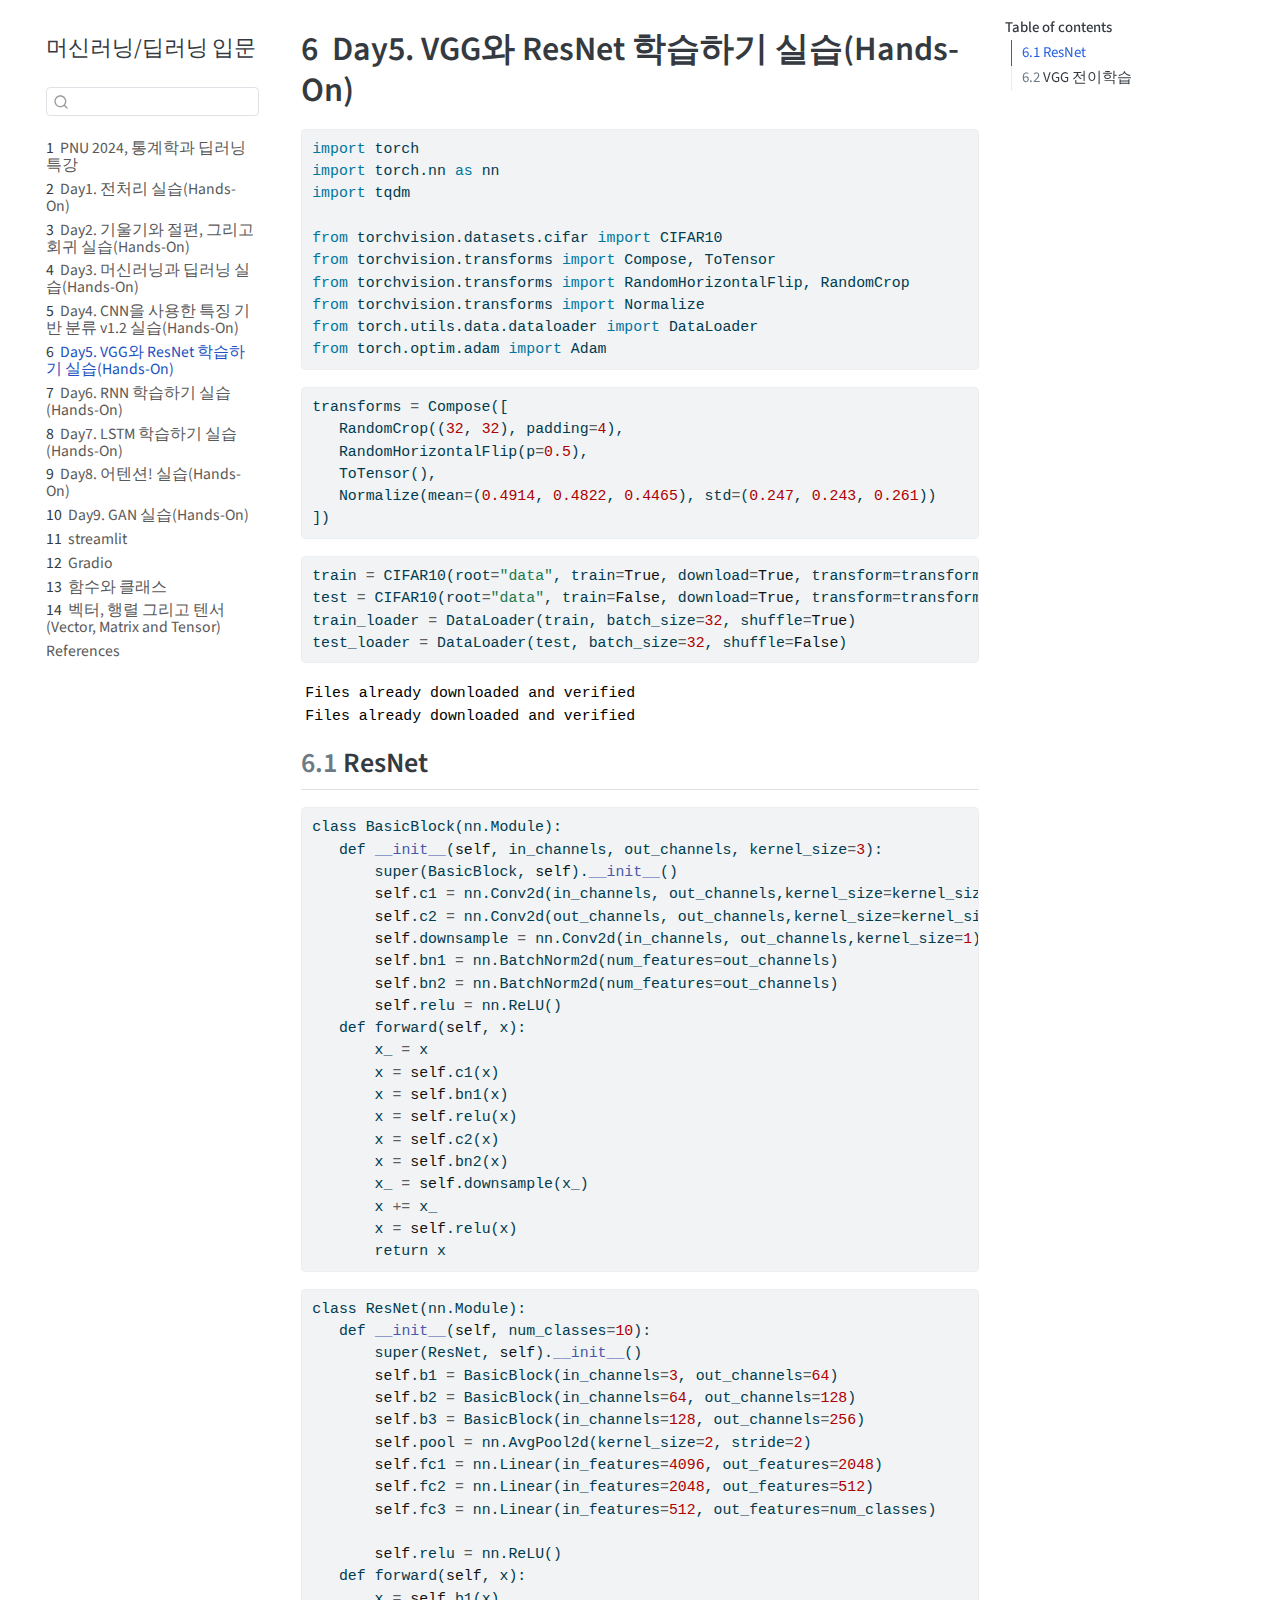
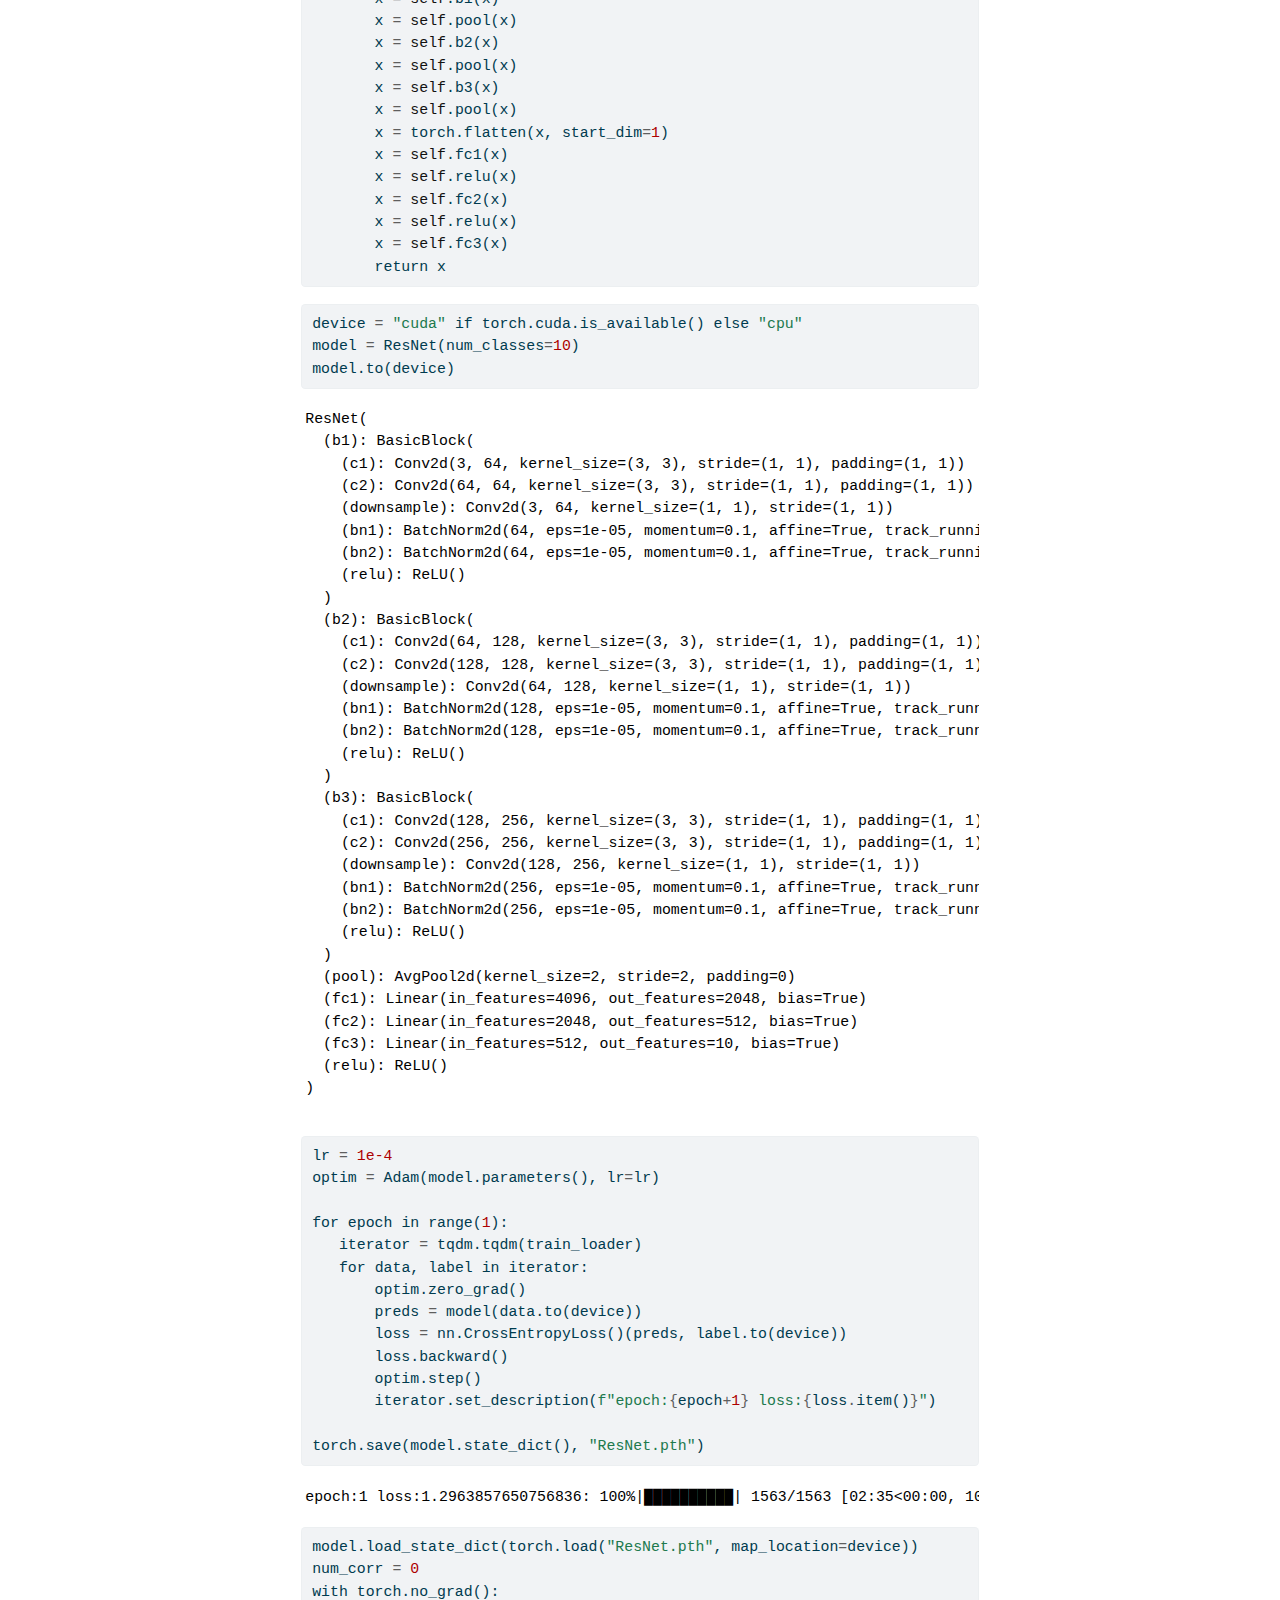
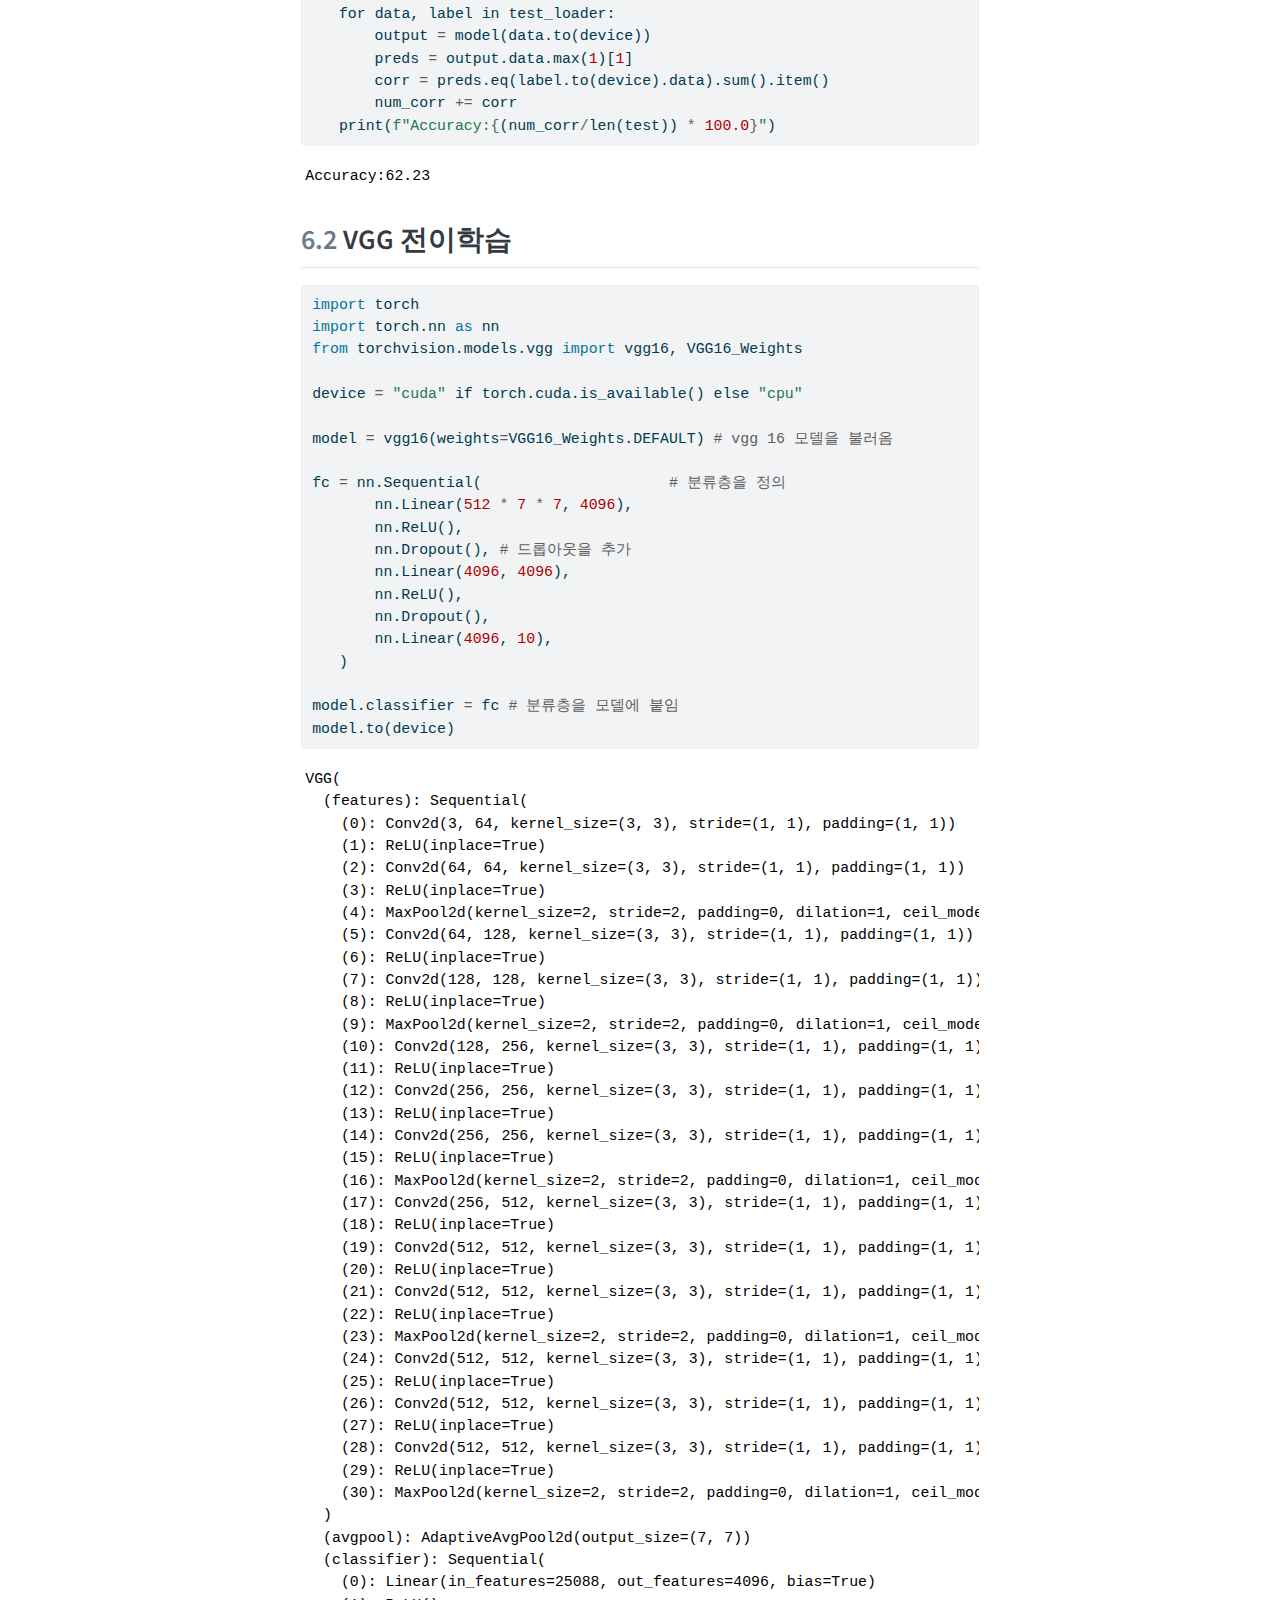
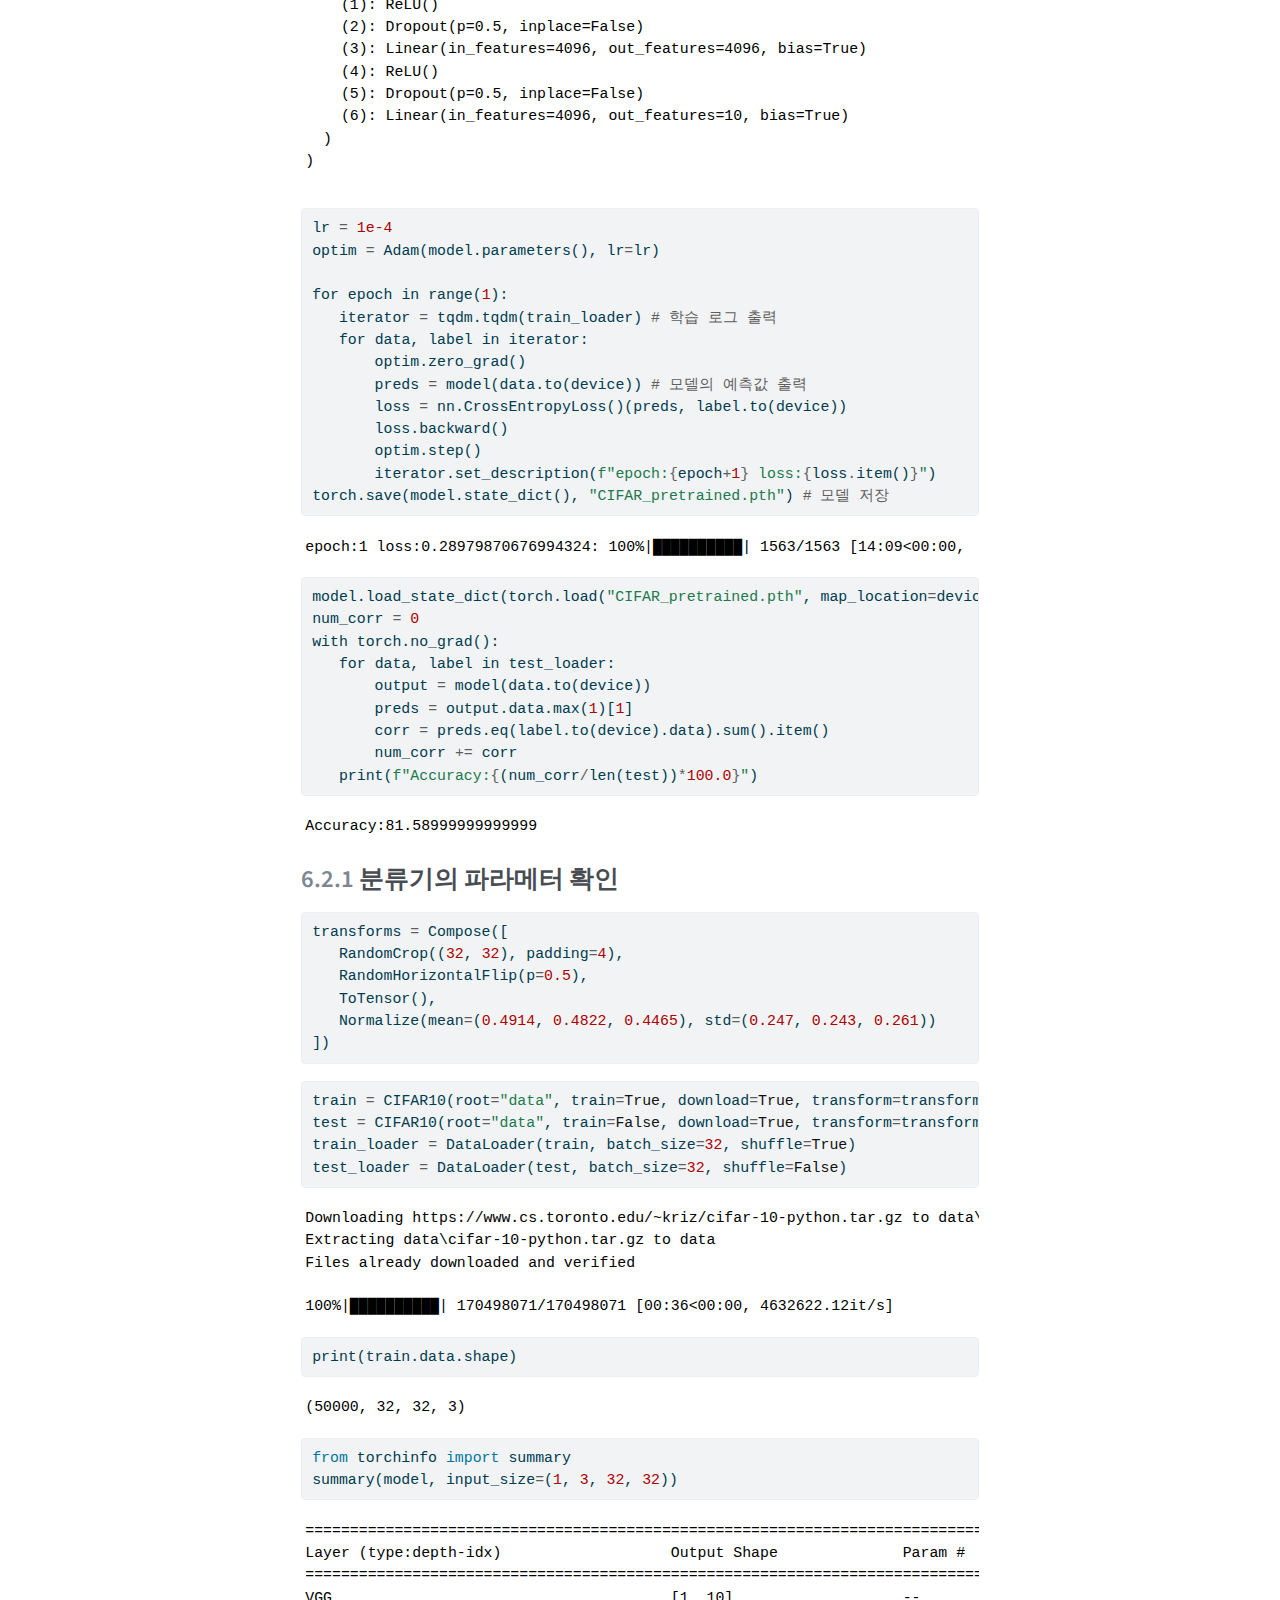
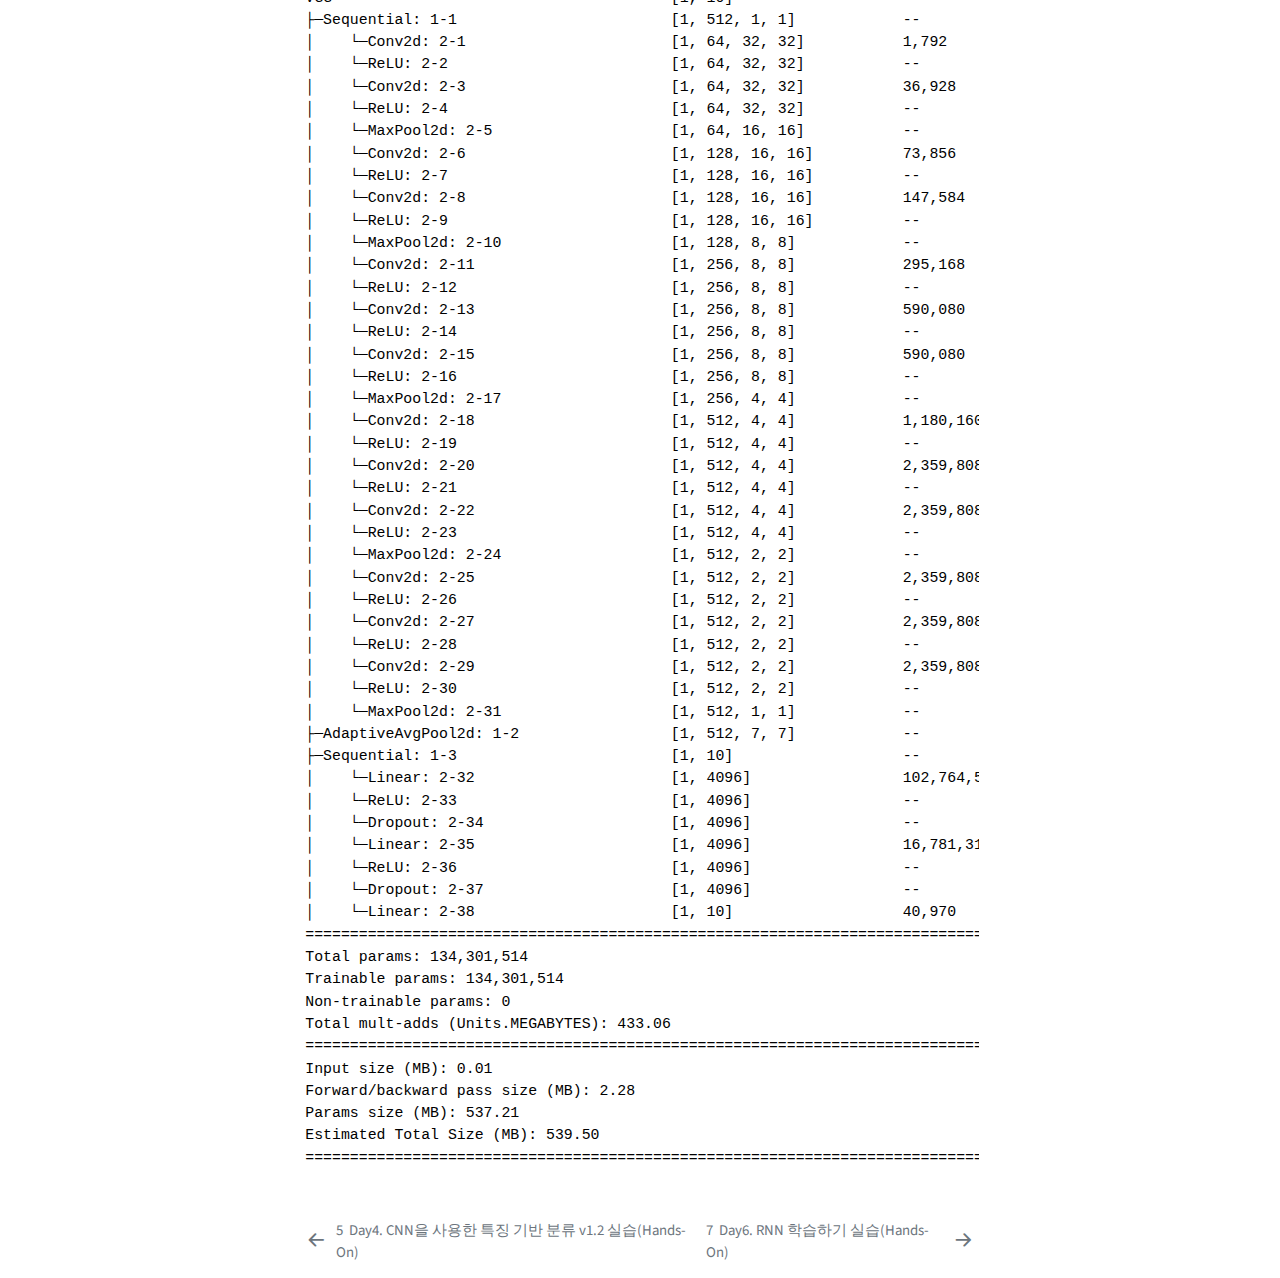
<file: docs/DL05.html>
<!DOCTYPE html>
<html xmlns="http://www.w3.org/1999/xhtml" lang="en" xml:lang="en"><head>

<meta charset="utf-8">
<meta name="generator" content="quarto-1.4.549">

<meta name="viewport" content="width=device-width, initial-scale=1.0, user-scalable=yes">


<title>머신러닝/딥러닝 입문 - 6&nbsp; Day5. VGG와 ResNet 학습하기 실습(Hands-On)</title>
<style>
code{white-space: pre-wrap;}
span.smallcaps{font-variant: small-caps;}
div.columns{display: flex; gap: min(4vw, 1.5em);}
div.column{flex: auto; overflow-x: auto;}
div.hanging-indent{margin-left: 1.5em; text-indent: -1.5em;}
ul.task-list{list-style: none;}
ul.task-list li input[type="checkbox"] {
  width: 0.8em;
  margin: 0 0.8em 0.2em -1em; /* quarto-specific, see https://github.com/quarto-dev/quarto-cli/issues/4556 */ 
  vertical-align: middle;
}
/* CSS for syntax highlighting */
pre > code.sourceCode { white-space: pre; position: relative; }
pre > code.sourceCode > span { line-height: 1.25; }
pre > code.sourceCode > span:empty { height: 1.2em; }
.sourceCode { overflow: visible; }
code.sourceCode > span { color: inherit; text-decoration: inherit; }
div.sourceCode { margin: 1em 0; }
pre.sourceCode { margin: 0; }
@media screen {
div.sourceCode { overflow: auto; }
}
@media print {
pre > code.sourceCode { white-space: pre-wrap; }
pre > code.sourceCode > span { text-indent: -5em; padding-left: 5em; }
}
pre.numberSource code
  { counter-reset: source-line 0; }
pre.numberSource code > span
  { position: relative; left: -4em; counter-increment: source-line; }
pre.numberSource code > span > a:first-child::before
  { content: counter(source-line);
    position: relative; left: -1em; text-align: right; vertical-align: baseline;
    border: none; display: inline-block;
    -webkit-touch-callout: none; -webkit-user-select: none;
    -khtml-user-select: none; -moz-user-select: none;
    -ms-user-select: none; user-select: none;
    padding: 0 4px; width: 4em;
  }
pre.numberSource { margin-left: 3em;  padding-left: 4px; }
div.sourceCode
  {   }
@media screen {
pre > code.sourceCode > span > a:first-child::before { text-decoration: underline; }
}
</style>


<script src="site_libs/quarto-nav/quarto-nav.js"></script>
<script src="site_libs/quarto-nav/headroom.min.js"></script>
<script src="site_libs/clipboard/clipboard.min.js"></script>
<script src="site_libs/quarto-search/autocomplete.umd.js"></script>
<script src="site_libs/quarto-search/fuse.min.js"></script>
<script src="site_libs/quarto-search/quarto-search.js"></script>
<meta name="quarto:offset" content="./">
<link href="./DL06.html" rel="next">
<link href="./DL04.html" rel="prev">
<script src="site_libs/quarto-html/quarto.js"></script>
<script src="site_libs/quarto-html/popper.min.js"></script>
<script src="site_libs/quarto-html/tippy.umd.min.js"></script>
<script src="site_libs/quarto-html/anchor.min.js"></script>
<link href="site_libs/quarto-html/tippy.css" rel="stylesheet">
<link href="site_libs/quarto-html/quarto-syntax-highlighting.css" rel="stylesheet" id="quarto-text-highlighting-styles">
<script src="site_libs/bootstrap/bootstrap.min.js"></script>
<link href="site_libs/bootstrap/bootstrap-icons.css" rel="stylesheet">
<link href="site_libs/bootstrap/bootstrap.min.css" rel="stylesheet" id="quarto-bootstrap" data-mode="light">
<script id="quarto-search-options" type="application/json">{
  "location": "sidebar",
  "copy-button": false,
  "collapse-after": 3,
  "panel-placement": "start",
  "type": "textbox",
  "limit": 50,
  "keyboard-shortcut": [
    "f",
    "/",
    "s"
  ],
  "show-item-context": false,
  "language": {
    "search-no-results-text": "No results",
    "search-matching-documents-text": "matching documents",
    "search-copy-link-title": "Copy link to search",
    "search-hide-matches-text": "Hide additional matches",
    "search-more-match-text": "more match in this document",
    "search-more-matches-text": "more matches in this document",
    "search-clear-button-title": "Clear",
    "search-text-placeholder": "",
    "search-detached-cancel-button-title": "Cancel",
    "search-submit-button-title": "Submit",
    "search-label": "Search"
  }
}</script>


</head>

<body class="nav-sidebar floating">

<div id="quarto-search-results"></div>
  <header id="quarto-header" class="headroom fixed-top">
  <nav class="quarto-secondary-nav">
    <div class="container-fluid d-flex">
      <button type="button" class="quarto-btn-toggle btn" data-bs-toggle="collapse" data-bs-target=".quarto-sidebar-collapse-item" aria-controls="quarto-sidebar" aria-expanded="false" aria-label="Toggle sidebar navigation" onclick="if (window.quartoToggleHeadroom) { window.quartoToggleHeadroom(); }">
        <i class="bi bi-layout-text-sidebar-reverse"></i>
      </button>
        <nav class="quarto-page-breadcrumbs" aria-label="breadcrumb"><ol class="breadcrumb"><li class="breadcrumb-item"><a href="./DL05.html"><span class="chapter-number">6</span>&nbsp; <span class="chapter-title">Day5. VGG와 ResNet 학습하기 실습(Hands-On)</span></a></li></ol></nav>
        <a class="flex-grow-1" role="button" data-bs-toggle="collapse" data-bs-target=".quarto-sidebar-collapse-item" aria-controls="quarto-sidebar" aria-expanded="false" aria-label="Toggle sidebar navigation" onclick="if (window.quartoToggleHeadroom) { window.quartoToggleHeadroom(); }">      
        </a>
      <button type="button" class="btn quarto-search-button" aria-label="" onclick="window.quartoOpenSearch();">
        <i class="bi bi-search"></i>
      </button>
    </div>
  </nav>
</header>
<!-- content -->
<div id="quarto-content" class="quarto-container page-columns page-rows-contents page-layout-article">
<!-- sidebar -->
  <nav id="quarto-sidebar" class="sidebar collapse collapse-horizontal quarto-sidebar-collapse-item sidebar-navigation floating overflow-auto">
    <div class="pt-lg-2 mt-2 text-left sidebar-header">
    <div class="sidebar-title mb-0 py-0">
      <a href="./">머신러닝/딥러닝 입문</a> 
    </div>
      </div>
        <div class="mt-2 flex-shrink-0 align-items-center">
        <div class="sidebar-search">
        <div id="quarto-search" class="" title="Search"></div>
        </div>
        </div>
    <div class="sidebar-menu-container"> 
    <ul class="list-unstyled mt-1">
        <li class="sidebar-item">
  <div class="sidebar-item-container"> 
  <a href="./index.html" class="sidebar-item-text sidebar-link">
 <span class="menu-text"><span class="chapter-number">1</span>&nbsp; <span class="chapter-title">PNU 2024, 통계학과 딥러닝 특강</span></span></a>
  </div>
</li>
        <li class="sidebar-item">
  <div class="sidebar-item-container"> 
  <a href="./DL01.html" class="sidebar-item-text sidebar-link">
 <span class="menu-text"><span class="chapter-number">2</span>&nbsp; <span class="chapter-title">Day1. 전처리 실습(Hands-On)</span></span></a>
  </div>
</li>
        <li class="sidebar-item">
  <div class="sidebar-item-container"> 
  <a href="./DL02.html" class="sidebar-item-text sidebar-link">
 <span class="menu-text"><span class="chapter-number">3</span>&nbsp; <span class="chapter-title">Day2. 기울기와 절편, 그리고 회귀 실습(Hands-On)</span></span></a>
  </div>
</li>
        <li class="sidebar-item">
  <div class="sidebar-item-container"> 
  <a href="./DL03.html" class="sidebar-item-text sidebar-link">
 <span class="menu-text"><span class="chapter-number">4</span>&nbsp; <span class="chapter-title">Day3. 머신러닝과 딥러닝 실습(Hands-On)</span></span></a>
  </div>
</li>
        <li class="sidebar-item">
  <div class="sidebar-item-container"> 
  <a href="./DL04.html" class="sidebar-item-text sidebar-link">
 <span class="menu-text"><span class="chapter-number">5</span>&nbsp; <span class="chapter-title">Day4. CNN을 사용한 특징 기반 분류 v1.2 실습(Hands-On)</span></span></a>
  </div>
</li>
        <li class="sidebar-item">
  <div class="sidebar-item-container"> 
  <a href="./DL05.html" class="sidebar-item-text sidebar-link active">
 <span class="menu-text"><span class="chapter-number">6</span>&nbsp; <span class="chapter-title">Day5. VGG와 ResNet 학습하기 실습(Hands-On)</span></span></a>
  </div>
</li>
        <li class="sidebar-item">
  <div class="sidebar-item-container"> 
  <a href="./DL06.html" class="sidebar-item-text sidebar-link">
 <span class="menu-text"><span class="chapter-number">7</span>&nbsp; <span class="chapter-title">Day6. RNN 학습하기 실습(Hands-On)</span></span></a>
  </div>
</li>
        <li class="sidebar-item">
  <div class="sidebar-item-container"> 
  <a href="./DL07.html" class="sidebar-item-text sidebar-link">
 <span class="menu-text"><span class="chapter-number">8</span>&nbsp; <span class="chapter-title">Day7. LSTM 학습하기 실습(Hands-On)</span></span></a>
  </div>
</li>
        <li class="sidebar-item">
  <div class="sidebar-item-container"> 
  <a href="./DL08.html" class="sidebar-item-text sidebar-link">
 <span class="menu-text"><span class="chapter-number">9</span>&nbsp; <span class="chapter-title">Day8. 어텐션! 실습(Hands-On)</span></span></a>
  </div>
</li>
        <li class="sidebar-item">
  <div class="sidebar-item-container"> 
  <a href="./DL09.html" class="sidebar-item-text sidebar-link">
 <span class="menu-text"><span class="chapter-number">10</span>&nbsp; <span class="chapter-title">Day9. GAN 실습(Hands-On)</span></span></a>
  </div>
</li>
        <li class="sidebar-item">
  <div class="sidebar-item-container"> 
  <a href="./DL10.html" class="sidebar-item-text sidebar-link">
 <span class="menu-text"><span class="chapter-number">11</span>&nbsp; <span class="chapter-title">streamlit</span></span></a>
  </div>
</li>
        <li class="sidebar-item">
  <div class="sidebar-item-container"> 
  <a href="./DL11.html" class="sidebar-item-text sidebar-link">
 <span class="menu-text"><span class="chapter-number">12</span>&nbsp; <span class="chapter-title">Gradio</span></span></a>
  </div>
</li>
        <li class="sidebar-item">
  <div class="sidebar-item-container"> 
  <a href="./DL00_Python.html" class="sidebar-item-text sidebar-link">
 <span class="menu-text"><span class="chapter-number">13</span>&nbsp; <span class="chapter-title">함수와 클래스</span></span></a>
  </div>
</li>
        <li class="sidebar-item">
  <div class="sidebar-item-container"> 
  <a href="./DL00_Torch.html" class="sidebar-item-text sidebar-link">
 <span class="menu-text"><span class="chapter-number">14</span>&nbsp; <span class="chapter-title">벡터, 행렬 그리고 텐서(Vector, Matrix and Tensor)</span></span></a>
  </div>
</li>
        <li class="sidebar-item">
  <div class="sidebar-item-container"> 
  <a href="./references.html" class="sidebar-item-text sidebar-link">
 <span class="menu-text">References</span></a>
  </div>
</li>
    </ul>
    </div>
</nav>
<div id="quarto-sidebar-glass" class="quarto-sidebar-collapse-item" data-bs-toggle="collapse" data-bs-target=".quarto-sidebar-collapse-item"></div>
<!-- margin-sidebar -->
    <div id="quarto-margin-sidebar" class="sidebar margin-sidebar">
        <nav id="TOC" role="doc-toc" class="toc-active">
    <h2 id="toc-title">Table of contents</h2>
   
  <ul>
  <li><a href="#resnet" id="toc-resnet" class="nav-link active" data-scroll-target="#resnet"><span class="header-section-number">6.1</span> ResNet</a></li>
  <li><a href="#vgg-전이학습" id="toc-vgg-전이학습" class="nav-link" data-scroll-target="#vgg-전이학습"><span class="header-section-number">6.2</span> VGG 전이학습</a>
  <ul class="collapse">
  <li><a href="#분류기의-파라메터-확인" id="toc-분류기의-파라메터-확인" class="nav-link" data-scroll-target="#분류기의-파라메터-확인"><span class="header-section-number">6.2.1</span> 분류기의 파라메터 확인</a></li>
  </ul></li>
  </ul>
</nav>
    </div>
<!-- main -->
<main class="content" id="quarto-document-content">

<header id="title-block-header" class="quarto-title-block default">
<div class="quarto-title">
<h1 class="title"><span class="chapter-number">6</span>&nbsp; <span class="chapter-title">Day5. VGG와 ResNet 학습하기 실습(Hands-On)</span></h1>
</div>



<div class="quarto-title-meta">

    
  
    
  </div>
  


</header>


<div id="cell-1" class="cell" data-execution_count="3">
<div class="sourceCode cell-code" id="cb1"><pre class="sourceCode python code-with-copy"><code class="sourceCode python"><span id="cb1-1"><a href="#cb1-1" aria-hidden="true" tabindex="-1"></a><span class="im">import</span> torch</span>
<span id="cb1-2"><a href="#cb1-2" aria-hidden="true" tabindex="-1"></a><span class="im">import</span> torch.nn <span class="im">as</span> nn</span>
<span id="cb1-3"><a href="#cb1-3" aria-hidden="true" tabindex="-1"></a><span class="im">import</span> tqdm</span>
<span id="cb1-4"><a href="#cb1-4" aria-hidden="true" tabindex="-1"></a></span>
<span id="cb1-5"><a href="#cb1-5" aria-hidden="true" tabindex="-1"></a><span class="im">from</span> torchvision.datasets.cifar <span class="im">import</span> CIFAR10</span>
<span id="cb1-6"><a href="#cb1-6" aria-hidden="true" tabindex="-1"></a><span class="im">from</span> torchvision.transforms <span class="im">import</span> Compose, ToTensor</span>
<span id="cb1-7"><a href="#cb1-7" aria-hidden="true" tabindex="-1"></a><span class="im">from</span> torchvision.transforms <span class="im">import</span> RandomHorizontalFlip, RandomCrop</span>
<span id="cb1-8"><a href="#cb1-8" aria-hidden="true" tabindex="-1"></a><span class="im">from</span> torchvision.transforms <span class="im">import</span> Normalize</span>
<span id="cb1-9"><a href="#cb1-9" aria-hidden="true" tabindex="-1"></a><span class="im">from</span> torch.utils.data.dataloader <span class="im">import</span> DataLoader</span>
<span id="cb1-10"><a href="#cb1-10" aria-hidden="true" tabindex="-1"></a><span class="im">from</span> torch.optim.adam <span class="im">import</span> Adam</span></code><button title="Copy to Clipboard" class="code-copy-button"><i class="bi"></i></button></pre></div>
</div>
<div id="cell-2" class="cell" data-execution_count="2">
<div class="sourceCode cell-code" id="cb2"><pre class="sourceCode python code-with-copy"><code class="sourceCode python"><span id="cb2-1"><a href="#cb2-1" aria-hidden="true" tabindex="-1"></a>transforms <span class="op">=</span> Compose([</span>
<span id="cb2-2"><a href="#cb2-2" aria-hidden="true" tabindex="-1"></a>   RandomCrop((<span class="dv">32</span>, <span class="dv">32</span>), padding<span class="op">=</span><span class="dv">4</span>),</span>
<span id="cb2-3"><a href="#cb2-3" aria-hidden="true" tabindex="-1"></a>   RandomHorizontalFlip(p<span class="op">=</span><span class="fl">0.5</span>),</span>
<span id="cb2-4"><a href="#cb2-4" aria-hidden="true" tabindex="-1"></a>   ToTensor(),</span>
<span id="cb2-5"><a href="#cb2-5" aria-hidden="true" tabindex="-1"></a>   Normalize(mean<span class="op">=</span>(<span class="fl">0.4914</span>, <span class="fl">0.4822</span>, <span class="fl">0.4465</span>), std<span class="op">=</span>(<span class="fl">0.247</span>, <span class="fl">0.243</span>, <span class="fl">0.261</span>))</span>
<span id="cb2-6"><a href="#cb2-6" aria-hidden="true" tabindex="-1"></a>])</span></code><button title="Copy to Clipboard" class="code-copy-button"><i class="bi"></i></button></pre></div>
</div>
<div id="cell-3" class="cell" data-execution_count="3">
<div class="sourceCode cell-code" id="cb3"><pre class="sourceCode python code-with-copy"><code class="sourceCode python"><span id="cb3-1"><a href="#cb3-1" aria-hidden="true" tabindex="-1"></a>train <span class="op">=</span> CIFAR10(root<span class="op">=</span><span class="st">"data"</span>, train<span class="op">=</span><span class="va">True</span>, download<span class="op">=</span><span class="va">True</span>, transform<span class="op">=</span>transforms)</span>
<span id="cb3-2"><a href="#cb3-2" aria-hidden="true" tabindex="-1"></a>test <span class="op">=</span> CIFAR10(root<span class="op">=</span><span class="st">"data"</span>, train<span class="op">=</span><span class="va">False</span>, download<span class="op">=</span><span class="va">True</span>, transform<span class="op">=</span>transforms)</span>
<span id="cb3-3"><a href="#cb3-3" aria-hidden="true" tabindex="-1"></a>train_loader <span class="op">=</span> DataLoader(train, batch_size<span class="op">=</span><span class="dv">32</span>, shuffle<span class="op">=</span><span class="va">True</span>)</span>
<span id="cb3-4"><a href="#cb3-4" aria-hidden="true" tabindex="-1"></a>test_loader <span class="op">=</span> DataLoader(test, batch_size<span class="op">=</span><span class="dv">32</span>, shuffle<span class="op">=</span><span class="va">False</span>)</span></code><button title="Copy to Clipboard" class="code-copy-button"><i class="bi"></i></button></pre></div>
<div class="cell-output cell-output-stdout">
<pre><code>Files already downloaded and verified
Files already downloaded and verified</code></pre>
</div>
</div>
<section id="resnet" class="level2" data-number="6.1">
<h2 data-number="6.1" class="anchored" data-anchor-id="resnet"><span class="header-section-number">6.1</span> ResNet</h2>
<div id="cell-5" class="cell" data-execution_count="4">
<div class="sourceCode cell-code" id="cb5"><pre class="sourceCode python code-with-copy"><code class="sourceCode python"><span id="cb5-1"><a href="#cb5-1" aria-hidden="true" tabindex="-1"></a><span class="kw">class</span> BasicBlock(nn.Module):</span>
<span id="cb5-2"><a href="#cb5-2" aria-hidden="true" tabindex="-1"></a>   <span class="kw">def</span> <span class="fu">__init__</span>(<span class="va">self</span>, in_channels, out_channels, kernel_size<span class="op">=</span><span class="dv">3</span>):</span>
<span id="cb5-3"><a href="#cb5-3" aria-hidden="true" tabindex="-1"></a>       <span class="bu">super</span>(BasicBlock, <span class="va">self</span>).<span class="fu">__init__</span>()</span>
<span id="cb5-4"><a href="#cb5-4" aria-hidden="true" tabindex="-1"></a>       <span class="va">self</span>.c1 <span class="op">=</span> nn.Conv2d(in_channels, out_channels,kernel_size<span class="op">=</span>kernel_size, padding<span class="op">=</span><span class="dv">1</span>)</span>
<span id="cb5-5"><a href="#cb5-5" aria-hidden="true" tabindex="-1"></a>       <span class="va">self</span>.c2 <span class="op">=</span> nn.Conv2d(out_channels, out_channels,kernel_size<span class="op">=</span>kernel_size, padding<span class="op">=</span><span class="dv">1</span>)</span>
<span id="cb5-6"><a href="#cb5-6" aria-hidden="true" tabindex="-1"></a>       <span class="va">self</span>.downsample <span class="op">=</span> nn.Conv2d(in_channels, out_channels,kernel_size<span class="op">=</span><span class="dv">1</span>)</span>
<span id="cb5-7"><a href="#cb5-7" aria-hidden="true" tabindex="-1"></a>       <span class="va">self</span>.bn1 <span class="op">=</span> nn.BatchNorm2d(num_features<span class="op">=</span>out_channels)</span>
<span id="cb5-8"><a href="#cb5-8" aria-hidden="true" tabindex="-1"></a>       <span class="va">self</span>.bn2 <span class="op">=</span> nn.BatchNorm2d(num_features<span class="op">=</span>out_channels)</span>
<span id="cb5-9"><a href="#cb5-9" aria-hidden="true" tabindex="-1"></a>       <span class="va">self</span>.relu <span class="op">=</span> nn.ReLU()</span>
<span id="cb5-10"><a href="#cb5-10" aria-hidden="true" tabindex="-1"></a>   <span class="kw">def</span> forward(<span class="va">self</span>, x):</span>
<span id="cb5-11"><a href="#cb5-11" aria-hidden="true" tabindex="-1"></a>       x_ <span class="op">=</span> x</span>
<span id="cb5-12"><a href="#cb5-12" aria-hidden="true" tabindex="-1"></a>       x <span class="op">=</span> <span class="va">self</span>.c1(x)</span>
<span id="cb5-13"><a href="#cb5-13" aria-hidden="true" tabindex="-1"></a>       x <span class="op">=</span> <span class="va">self</span>.bn1(x)</span>
<span id="cb5-14"><a href="#cb5-14" aria-hidden="true" tabindex="-1"></a>       x <span class="op">=</span> <span class="va">self</span>.relu(x)</span>
<span id="cb5-15"><a href="#cb5-15" aria-hidden="true" tabindex="-1"></a>       x <span class="op">=</span> <span class="va">self</span>.c2(x)</span>
<span id="cb5-16"><a href="#cb5-16" aria-hidden="true" tabindex="-1"></a>       x <span class="op">=</span> <span class="va">self</span>.bn2(x)</span>
<span id="cb5-17"><a href="#cb5-17" aria-hidden="true" tabindex="-1"></a>       x_ <span class="op">=</span> <span class="va">self</span>.downsample(x_)</span>
<span id="cb5-18"><a href="#cb5-18" aria-hidden="true" tabindex="-1"></a>       x <span class="op">+=</span> x_</span>
<span id="cb5-19"><a href="#cb5-19" aria-hidden="true" tabindex="-1"></a>       x <span class="op">=</span> <span class="va">self</span>.relu(x)</span>
<span id="cb5-20"><a href="#cb5-20" aria-hidden="true" tabindex="-1"></a>       <span class="cf">return</span> x</span></code><button title="Copy to Clipboard" class="code-copy-button"><i class="bi"></i></button></pre></div>
</div>
<div id="cell-6" class="cell" data-execution_count="5">
<div class="sourceCode cell-code" id="cb6"><pre class="sourceCode python code-with-copy"><code class="sourceCode python"><span id="cb6-1"><a href="#cb6-1" aria-hidden="true" tabindex="-1"></a><span class="kw">class</span> ResNet(nn.Module):</span>
<span id="cb6-2"><a href="#cb6-2" aria-hidden="true" tabindex="-1"></a>   <span class="kw">def</span> <span class="fu">__init__</span>(<span class="va">self</span>, num_classes<span class="op">=</span><span class="dv">10</span>):</span>
<span id="cb6-3"><a href="#cb6-3" aria-hidden="true" tabindex="-1"></a>       <span class="bu">super</span>(ResNet, <span class="va">self</span>).<span class="fu">__init__</span>()</span>
<span id="cb6-4"><a href="#cb6-4" aria-hidden="true" tabindex="-1"></a>       <span class="va">self</span>.b1 <span class="op">=</span> BasicBlock(in_channels<span class="op">=</span><span class="dv">3</span>, out_channels<span class="op">=</span><span class="dv">64</span>)</span>
<span id="cb6-5"><a href="#cb6-5" aria-hidden="true" tabindex="-1"></a>       <span class="va">self</span>.b2 <span class="op">=</span> BasicBlock(in_channels<span class="op">=</span><span class="dv">64</span>, out_channels<span class="op">=</span><span class="dv">128</span>)</span>
<span id="cb6-6"><a href="#cb6-6" aria-hidden="true" tabindex="-1"></a>       <span class="va">self</span>.b3 <span class="op">=</span> BasicBlock(in_channels<span class="op">=</span><span class="dv">128</span>, out_channels<span class="op">=</span><span class="dv">256</span>)</span>
<span id="cb6-7"><a href="#cb6-7" aria-hidden="true" tabindex="-1"></a>       <span class="va">self</span>.pool <span class="op">=</span> nn.AvgPool2d(kernel_size<span class="op">=</span><span class="dv">2</span>, stride<span class="op">=</span><span class="dv">2</span>)</span>
<span id="cb6-8"><a href="#cb6-8" aria-hidden="true" tabindex="-1"></a>       <span class="va">self</span>.fc1 <span class="op">=</span> nn.Linear(in_features<span class="op">=</span><span class="dv">4096</span>, out_features<span class="op">=</span><span class="dv">2048</span>)</span>
<span id="cb6-9"><a href="#cb6-9" aria-hidden="true" tabindex="-1"></a>       <span class="va">self</span>.fc2 <span class="op">=</span> nn.Linear(in_features<span class="op">=</span><span class="dv">2048</span>, out_features<span class="op">=</span><span class="dv">512</span>)</span>
<span id="cb6-10"><a href="#cb6-10" aria-hidden="true" tabindex="-1"></a>       <span class="va">self</span>.fc3 <span class="op">=</span> nn.Linear(in_features<span class="op">=</span><span class="dv">512</span>, out_features<span class="op">=</span>num_classes)</span>
<span id="cb6-11"><a href="#cb6-11" aria-hidden="true" tabindex="-1"></a></span>
<span id="cb6-12"><a href="#cb6-12" aria-hidden="true" tabindex="-1"></a>       <span class="va">self</span>.relu <span class="op">=</span> nn.ReLU()</span>
<span id="cb6-13"><a href="#cb6-13" aria-hidden="true" tabindex="-1"></a>   <span class="kw">def</span> forward(<span class="va">self</span>, x):</span>
<span id="cb6-14"><a href="#cb6-14" aria-hidden="true" tabindex="-1"></a>       x <span class="op">=</span> <span class="va">self</span>.b1(x)</span>
<span id="cb6-15"><a href="#cb6-15" aria-hidden="true" tabindex="-1"></a>       x <span class="op">=</span> <span class="va">self</span>.pool(x)</span>
<span id="cb6-16"><a href="#cb6-16" aria-hidden="true" tabindex="-1"></a>       x <span class="op">=</span> <span class="va">self</span>.b2(x)</span>
<span id="cb6-17"><a href="#cb6-17" aria-hidden="true" tabindex="-1"></a>       x <span class="op">=</span> <span class="va">self</span>.pool(x)</span>
<span id="cb6-18"><a href="#cb6-18" aria-hidden="true" tabindex="-1"></a>       x <span class="op">=</span> <span class="va">self</span>.b3(x)</span>
<span id="cb6-19"><a href="#cb6-19" aria-hidden="true" tabindex="-1"></a>       x <span class="op">=</span> <span class="va">self</span>.pool(x)</span>
<span id="cb6-20"><a href="#cb6-20" aria-hidden="true" tabindex="-1"></a>       x <span class="op">=</span> torch.flatten(x, start_dim<span class="op">=</span><span class="dv">1</span>)</span>
<span id="cb6-21"><a href="#cb6-21" aria-hidden="true" tabindex="-1"></a>       x <span class="op">=</span> <span class="va">self</span>.fc1(x)</span>
<span id="cb6-22"><a href="#cb6-22" aria-hidden="true" tabindex="-1"></a>       x <span class="op">=</span> <span class="va">self</span>.relu(x)</span>
<span id="cb6-23"><a href="#cb6-23" aria-hidden="true" tabindex="-1"></a>       x <span class="op">=</span> <span class="va">self</span>.fc2(x)</span>
<span id="cb6-24"><a href="#cb6-24" aria-hidden="true" tabindex="-1"></a>       x <span class="op">=</span> <span class="va">self</span>.relu(x)</span>
<span id="cb6-25"><a href="#cb6-25" aria-hidden="true" tabindex="-1"></a>       x <span class="op">=</span> <span class="va">self</span>.fc3(x)</span>
<span id="cb6-26"><a href="#cb6-26" aria-hidden="true" tabindex="-1"></a>       <span class="cf">return</span> x</span></code><button title="Copy to Clipboard" class="code-copy-button"><i class="bi"></i></button></pre></div>
</div>
<div id="cell-7" class="cell" data-execution_count="6">
<div class="sourceCode cell-code" id="cb7"><pre class="sourceCode python code-with-copy"><code class="sourceCode python"><span id="cb7-1"><a href="#cb7-1" aria-hidden="true" tabindex="-1"></a>device <span class="op">=</span> <span class="st">"cuda"</span> <span class="cf">if</span> torch.cuda.is_available() <span class="cf">else</span> <span class="st">"cpu"</span></span>
<span id="cb7-2"><a href="#cb7-2" aria-hidden="true" tabindex="-1"></a>model <span class="op">=</span> ResNet(num_classes<span class="op">=</span><span class="dv">10</span>)</span>
<span id="cb7-3"><a href="#cb7-3" aria-hidden="true" tabindex="-1"></a>model.to(device)</span></code><button title="Copy to Clipboard" class="code-copy-button"><i class="bi"></i></button></pre></div>
<div class="cell-output cell-output-display" data-execution_count="6">
<pre><code>ResNet(
  (b1): BasicBlock(
    (c1): Conv2d(3, 64, kernel_size=(3, 3), stride=(1, 1), padding=(1, 1))
    (c2): Conv2d(64, 64, kernel_size=(3, 3), stride=(1, 1), padding=(1, 1))
    (downsample): Conv2d(3, 64, kernel_size=(1, 1), stride=(1, 1))
    (bn1): BatchNorm2d(64, eps=1e-05, momentum=0.1, affine=True, track_running_stats=True)
    (bn2): BatchNorm2d(64, eps=1e-05, momentum=0.1, affine=True, track_running_stats=True)
    (relu): ReLU()
  )
  (b2): BasicBlock(
    (c1): Conv2d(64, 128, kernel_size=(3, 3), stride=(1, 1), padding=(1, 1))
    (c2): Conv2d(128, 128, kernel_size=(3, 3), stride=(1, 1), padding=(1, 1))
    (downsample): Conv2d(64, 128, kernel_size=(1, 1), stride=(1, 1))
    (bn1): BatchNorm2d(128, eps=1e-05, momentum=0.1, affine=True, track_running_stats=True)
    (bn2): BatchNorm2d(128, eps=1e-05, momentum=0.1, affine=True, track_running_stats=True)
    (relu): ReLU()
  )
  (b3): BasicBlock(
    (c1): Conv2d(128, 256, kernel_size=(3, 3), stride=(1, 1), padding=(1, 1))
    (c2): Conv2d(256, 256, kernel_size=(3, 3), stride=(1, 1), padding=(1, 1))
    (downsample): Conv2d(128, 256, kernel_size=(1, 1), stride=(1, 1))
    (bn1): BatchNorm2d(256, eps=1e-05, momentum=0.1, affine=True, track_running_stats=True)
    (bn2): BatchNorm2d(256, eps=1e-05, momentum=0.1, affine=True, track_running_stats=True)
    (relu): ReLU()
  )
  (pool): AvgPool2d(kernel_size=2, stride=2, padding=0)
  (fc1): Linear(in_features=4096, out_features=2048, bias=True)
  (fc2): Linear(in_features=2048, out_features=512, bias=True)
  (fc3): Linear(in_features=512, out_features=10, bias=True)
  (relu): ReLU()
)</code></pre>
</div>
</div>
<div id="cell-8" class="cell" data-execution_count="7">
<div class="sourceCode cell-code" id="cb9"><pre class="sourceCode python code-with-copy"><code class="sourceCode python"><span id="cb9-1"><a href="#cb9-1" aria-hidden="true" tabindex="-1"></a>lr <span class="op">=</span> <span class="fl">1e-4</span></span>
<span id="cb9-2"><a href="#cb9-2" aria-hidden="true" tabindex="-1"></a>optim <span class="op">=</span> Adam(model.parameters(), lr<span class="op">=</span>lr)</span>
<span id="cb9-3"><a href="#cb9-3" aria-hidden="true" tabindex="-1"></a></span>
<span id="cb9-4"><a href="#cb9-4" aria-hidden="true" tabindex="-1"></a><span class="cf">for</span> epoch <span class="kw">in</span> <span class="bu">range</span>(<span class="dv">1</span>):</span>
<span id="cb9-5"><a href="#cb9-5" aria-hidden="true" tabindex="-1"></a>   iterator <span class="op">=</span> tqdm.tqdm(train_loader)</span>
<span id="cb9-6"><a href="#cb9-6" aria-hidden="true" tabindex="-1"></a>   <span class="cf">for</span> data, label <span class="kw">in</span> iterator:</span>
<span id="cb9-7"><a href="#cb9-7" aria-hidden="true" tabindex="-1"></a>       optim.zero_grad()</span>
<span id="cb9-8"><a href="#cb9-8" aria-hidden="true" tabindex="-1"></a>       preds <span class="op">=</span> model(data.to(device))</span>
<span id="cb9-9"><a href="#cb9-9" aria-hidden="true" tabindex="-1"></a>       loss <span class="op">=</span> nn.CrossEntropyLoss()(preds, label.to(device))</span>
<span id="cb9-10"><a href="#cb9-10" aria-hidden="true" tabindex="-1"></a>       loss.backward()</span>
<span id="cb9-11"><a href="#cb9-11" aria-hidden="true" tabindex="-1"></a>       optim.step()</span>
<span id="cb9-12"><a href="#cb9-12" aria-hidden="true" tabindex="-1"></a>       iterator.set_description(<span class="ss">f"epoch:</span><span class="sc">{</span>epoch<span class="op">+</span><span class="dv">1</span><span class="sc">}</span><span class="ss"> loss:</span><span class="sc">{</span>loss<span class="sc">.</span>item()<span class="sc">}</span><span class="ss">"</span>)</span>
<span id="cb9-13"><a href="#cb9-13" aria-hidden="true" tabindex="-1"></a></span>
<span id="cb9-14"><a href="#cb9-14" aria-hidden="true" tabindex="-1"></a>torch.save(model.state_dict(), <span class="st">"ResNet.pth"</span>)</span></code><button title="Copy to Clipboard" class="code-copy-button"><i class="bi"></i></button></pre></div>
<div class="cell-output cell-output-stderr">
<pre><code>epoch:1 loss:1.2963857650756836: 100%|██████████| 1563/1563 [02:35&lt;00:00, 10.08it/s]</code></pre>
</div>
</div>
<div id="cell-9" class="cell" data-execution_count="9">
<div class="sourceCode cell-code" id="cb11"><pre class="sourceCode python code-with-copy"><code class="sourceCode python"><span id="cb11-1"><a href="#cb11-1" aria-hidden="true" tabindex="-1"></a>model.load_state_dict(torch.load(<span class="st">"ResNet.pth"</span>, map_location<span class="op">=</span>device))</span>
<span id="cb11-2"><a href="#cb11-2" aria-hidden="true" tabindex="-1"></a>num_corr <span class="op">=</span> <span class="dv">0</span></span>
<span id="cb11-3"><a href="#cb11-3" aria-hidden="true" tabindex="-1"></a><span class="cf">with</span> torch.no_grad():</span>
<span id="cb11-4"><a href="#cb11-4" aria-hidden="true" tabindex="-1"></a>   <span class="cf">for</span> data, label <span class="kw">in</span> test_loader:</span>
<span id="cb11-5"><a href="#cb11-5" aria-hidden="true" tabindex="-1"></a>       output <span class="op">=</span> model(data.to(device))</span>
<span id="cb11-6"><a href="#cb11-6" aria-hidden="true" tabindex="-1"></a>       preds <span class="op">=</span> output.data.<span class="bu">max</span>(<span class="dv">1</span>)[<span class="dv">1</span>]</span>
<span id="cb11-7"><a href="#cb11-7" aria-hidden="true" tabindex="-1"></a>       corr <span class="op">=</span> preds.eq(label.to(device).data).<span class="bu">sum</span>().item()</span>
<span id="cb11-8"><a href="#cb11-8" aria-hidden="true" tabindex="-1"></a>       num_corr <span class="op">+=</span> corr</span>
<span id="cb11-9"><a href="#cb11-9" aria-hidden="true" tabindex="-1"></a>   <span class="bu">print</span>(<span class="ss">f"Accuracy:</span><span class="sc">{</span>(num_corr<span class="op">/</span><span class="bu">len</span>(test)) <span class="op">*</span> <span class="fl">100.0</span><span class="sc">}</span><span class="ss">"</span>)</span></code><button title="Copy to Clipboard" class="code-copy-button"><i class="bi"></i></button></pre></div>
<div class="cell-output cell-output-stdout">
<pre><code>Accuracy:62.23</code></pre>
</div>
</div>
</section>
<section id="vgg-전이학습" class="level2" data-number="6.2">
<h2 data-number="6.2" class="anchored" data-anchor-id="vgg-전이학습"><span class="header-section-number">6.2</span> VGG 전이학습</h2>
<div id="cell-11" class="cell" data-execution_count="7">
<div class="sourceCode cell-code" id="cb13"><pre class="sourceCode python code-with-copy"><code class="sourceCode python"><span id="cb13-1"><a href="#cb13-1" aria-hidden="true" tabindex="-1"></a><span class="im">import</span> torch</span>
<span id="cb13-2"><a href="#cb13-2" aria-hidden="true" tabindex="-1"></a><span class="im">import</span> torch.nn <span class="im">as</span> nn</span>
<span id="cb13-3"><a href="#cb13-3" aria-hidden="true" tabindex="-1"></a><span class="im">from</span> torchvision.models.vgg <span class="im">import</span> vgg16, VGG16_Weights</span>
<span id="cb13-4"><a href="#cb13-4" aria-hidden="true" tabindex="-1"></a></span>
<span id="cb13-5"><a href="#cb13-5" aria-hidden="true" tabindex="-1"></a>device <span class="op">=</span> <span class="st">"cuda"</span> <span class="cf">if</span> torch.cuda.is_available() <span class="cf">else</span> <span class="st">"cpu"</span></span>
<span id="cb13-6"><a href="#cb13-6" aria-hidden="true" tabindex="-1"></a></span>
<span id="cb13-7"><a href="#cb13-7" aria-hidden="true" tabindex="-1"></a>model <span class="op">=</span> vgg16(weights<span class="op">=</span>VGG16_Weights.DEFAULT) <span class="co"># vgg 16 모델을 불러옴</span></span>
<span id="cb13-8"><a href="#cb13-8" aria-hidden="true" tabindex="-1"></a></span>
<span id="cb13-9"><a href="#cb13-9" aria-hidden="true" tabindex="-1"></a>fc <span class="op">=</span> nn.Sequential(                     <span class="co"># 분류층을 정의</span></span>
<span id="cb13-10"><a href="#cb13-10" aria-hidden="true" tabindex="-1"></a>       nn.Linear(<span class="dv">512</span> <span class="op">*</span> <span class="dv">7</span> <span class="op">*</span> <span class="dv">7</span>, <span class="dv">4096</span>),</span>
<span id="cb13-11"><a href="#cb13-11" aria-hidden="true" tabindex="-1"></a>       nn.ReLU(),</span>
<span id="cb13-12"><a href="#cb13-12" aria-hidden="true" tabindex="-1"></a>       nn.Dropout(), <span class="co"># 드롭아웃을 추가</span></span>
<span id="cb13-13"><a href="#cb13-13" aria-hidden="true" tabindex="-1"></a>       nn.Linear(<span class="dv">4096</span>, <span class="dv">4096</span>),</span>
<span id="cb13-14"><a href="#cb13-14" aria-hidden="true" tabindex="-1"></a>       nn.ReLU(),</span>
<span id="cb13-15"><a href="#cb13-15" aria-hidden="true" tabindex="-1"></a>       nn.Dropout(),</span>
<span id="cb13-16"><a href="#cb13-16" aria-hidden="true" tabindex="-1"></a>       nn.Linear(<span class="dv">4096</span>, <span class="dv">10</span>),</span>
<span id="cb13-17"><a href="#cb13-17" aria-hidden="true" tabindex="-1"></a>   )</span>
<span id="cb13-18"><a href="#cb13-18" aria-hidden="true" tabindex="-1"></a></span>
<span id="cb13-19"><a href="#cb13-19" aria-hidden="true" tabindex="-1"></a>model.classifier <span class="op">=</span> fc <span class="co"># 분류층을 모델에 붙임</span></span>
<span id="cb13-20"><a href="#cb13-20" aria-hidden="true" tabindex="-1"></a>model.to(device)</span></code><button title="Copy to Clipboard" class="code-copy-button"><i class="bi"></i></button></pre></div>
<div class="cell-output cell-output-display" data-execution_count="7">
<pre><code>VGG(
  (features): Sequential(
    (0): Conv2d(3, 64, kernel_size=(3, 3), stride=(1, 1), padding=(1, 1))
    (1): ReLU(inplace=True)
    (2): Conv2d(64, 64, kernel_size=(3, 3), stride=(1, 1), padding=(1, 1))
    (3): ReLU(inplace=True)
    (4): MaxPool2d(kernel_size=2, stride=2, padding=0, dilation=1, ceil_mode=False)
    (5): Conv2d(64, 128, kernel_size=(3, 3), stride=(1, 1), padding=(1, 1))
    (6): ReLU(inplace=True)
    (7): Conv2d(128, 128, kernel_size=(3, 3), stride=(1, 1), padding=(1, 1))
    (8): ReLU(inplace=True)
    (9): MaxPool2d(kernel_size=2, stride=2, padding=0, dilation=1, ceil_mode=False)
    (10): Conv2d(128, 256, kernel_size=(3, 3), stride=(1, 1), padding=(1, 1))
    (11): ReLU(inplace=True)
    (12): Conv2d(256, 256, kernel_size=(3, 3), stride=(1, 1), padding=(1, 1))
    (13): ReLU(inplace=True)
    (14): Conv2d(256, 256, kernel_size=(3, 3), stride=(1, 1), padding=(1, 1))
    (15): ReLU(inplace=True)
    (16): MaxPool2d(kernel_size=2, stride=2, padding=0, dilation=1, ceil_mode=False)
    (17): Conv2d(256, 512, kernel_size=(3, 3), stride=(1, 1), padding=(1, 1))
    (18): ReLU(inplace=True)
    (19): Conv2d(512, 512, kernel_size=(3, 3), stride=(1, 1), padding=(1, 1))
    (20): ReLU(inplace=True)
    (21): Conv2d(512, 512, kernel_size=(3, 3), stride=(1, 1), padding=(1, 1))
    (22): ReLU(inplace=True)
    (23): MaxPool2d(kernel_size=2, stride=2, padding=0, dilation=1, ceil_mode=False)
    (24): Conv2d(512, 512, kernel_size=(3, 3), stride=(1, 1), padding=(1, 1))
    (25): ReLU(inplace=True)
    (26): Conv2d(512, 512, kernel_size=(3, 3), stride=(1, 1), padding=(1, 1))
    (27): ReLU(inplace=True)
    (28): Conv2d(512, 512, kernel_size=(3, 3), stride=(1, 1), padding=(1, 1))
    (29): ReLU(inplace=True)
    (30): MaxPool2d(kernel_size=2, stride=2, padding=0, dilation=1, ceil_mode=False)
  )
  (avgpool): AdaptiveAvgPool2d(output_size=(7, 7))
  (classifier): Sequential(
    (0): Linear(in_features=25088, out_features=4096, bias=True)
    (1): ReLU()
    (2): Dropout(p=0.5, inplace=False)
    (3): Linear(in_features=4096, out_features=4096, bias=True)
    (4): ReLU()
    (5): Dropout(p=0.5, inplace=False)
    (6): Linear(in_features=4096, out_features=10, bias=True)
  )
)</code></pre>
</div>
</div>
<div id="cell-12" class="cell" data-execution_count="13">
<div class="sourceCode cell-code" id="cb15"><pre class="sourceCode python code-with-copy"><code class="sourceCode python"><span id="cb15-1"><a href="#cb15-1" aria-hidden="true" tabindex="-1"></a>lr <span class="op">=</span> <span class="fl">1e-4</span></span>
<span id="cb15-2"><a href="#cb15-2" aria-hidden="true" tabindex="-1"></a>optim <span class="op">=</span> Adam(model.parameters(), lr<span class="op">=</span>lr)</span>
<span id="cb15-3"><a href="#cb15-3" aria-hidden="true" tabindex="-1"></a></span>
<span id="cb15-4"><a href="#cb15-4" aria-hidden="true" tabindex="-1"></a><span class="cf">for</span> epoch <span class="kw">in</span> <span class="bu">range</span>(<span class="dv">1</span>):</span>
<span id="cb15-5"><a href="#cb15-5" aria-hidden="true" tabindex="-1"></a>   iterator <span class="op">=</span> tqdm.tqdm(train_loader) <span class="co"># 학습 로그 출력</span></span>
<span id="cb15-6"><a href="#cb15-6" aria-hidden="true" tabindex="-1"></a>   <span class="cf">for</span> data, label <span class="kw">in</span> iterator:</span>
<span id="cb15-7"><a href="#cb15-7" aria-hidden="true" tabindex="-1"></a>       optim.zero_grad()</span>
<span id="cb15-8"><a href="#cb15-8" aria-hidden="true" tabindex="-1"></a>       preds <span class="op">=</span> model(data.to(device)) <span class="co"># 모델의 예측값 출력</span></span>
<span id="cb15-9"><a href="#cb15-9" aria-hidden="true" tabindex="-1"></a>       loss <span class="op">=</span> nn.CrossEntropyLoss()(preds, label.to(device))</span>
<span id="cb15-10"><a href="#cb15-10" aria-hidden="true" tabindex="-1"></a>       loss.backward()</span>
<span id="cb15-11"><a href="#cb15-11" aria-hidden="true" tabindex="-1"></a>       optim.step()</span>
<span id="cb15-12"><a href="#cb15-12" aria-hidden="true" tabindex="-1"></a>       iterator.set_description(<span class="ss">f"epoch:</span><span class="sc">{</span>epoch<span class="op">+</span><span class="dv">1</span><span class="sc">}</span><span class="ss"> loss:</span><span class="sc">{</span>loss<span class="sc">.</span>item()<span class="sc">}</span><span class="ss">"</span>)</span>
<span id="cb15-13"><a href="#cb15-13" aria-hidden="true" tabindex="-1"></a>torch.save(model.state_dict(), <span class="st">"CIFAR_pretrained.pth"</span>) <span class="co"># 모델 저장</span></span></code><button title="Copy to Clipboard" class="code-copy-button"><i class="bi"></i></button></pre></div>
<div class="cell-output cell-output-stderr">
<pre><code>epoch:1 loss:0.28979870676994324: 100%|██████████| 1563/1563 [14:09&lt;00:00,  1.84it/s]</code></pre>
</div>
</div>
<div id="cell-13" class="cell" data-execution_count="14">
<div class="sourceCode cell-code" id="cb17"><pre class="sourceCode python code-with-copy"><code class="sourceCode python"><span id="cb17-1"><a href="#cb17-1" aria-hidden="true" tabindex="-1"></a>model.load_state_dict(torch.load(<span class="st">"CIFAR_pretrained.pth"</span>, map_location<span class="op">=</span>device))</span>
<span id="cb17-2"><a href="#cb17-2" aria-hidden="true" tabindex="-1"></a>num_corr <span class="op">=</span> <span class="dv">0</span></span>
<span id="cb17-3"><a href="#cb17-3" aria-hidden="true" tabindex="-1"></a><span class="cf">with</span> torch.no_grad():</span>
<span id="cb17-4"><a href="#cb17-4" aria-hidden="true" tabindex="-1"></a>   <span class="cf">for</span> data, label <span class="kw">in</span> test_loader:</span>
<span id="cb17-5"><a href="#cb17-5" aria-hidden="true" tabindex="-1"></a>       output <span class="op">=</span> model(data.to(device))</span>
<span id="cb17-6"><a href="#cb17-6" aria-hidden="true" tabindex="-1"></a>       preds <span class="op">=</span> output.data.<span class="bu">max</span>(<span class="dv">1</span>)[<span class="dv">1</span>]</span>
<span id="cb17-7"><a href="#cb17-7" aria-hidden="true" tabindex="-1"></a>       corr <span class="op">=</span> preds.eq(label.to(device).data).<span class="bu">sum</span>().item()</span>
<span id="cb17-8"><a href="#cb17-8" aria-hidden="true" tabindex="-1"></a>       num_corr <span class="op">+=</span> corr</span>
<span id="cb17-9"><a href="#cb17-9" aria-hidden="true" tabindex="-1"></a>   <span class="bu">print</span>(<span class="ss">f"Accuracy:</span><span class="sc">{</span>(num_corr<span class="op">/</span><span class="bu">len</span>(test))<span class="op">*</span><span class="fl">100.0</span><span class="sc">}</span><span class="ss">"</span>)</span></code><button title="Copy to Clipboard" class="code-copy-button"><i class="bi"></i></button></pre></div>
<div class="cell-output cell-output-stdout">
<pre><code>Accuracy:81.58999999999999</code></pre>
</div>
</div>
<section id="분류기의-파라메터-확인" class="level3" data-number="6.2.1">
<h3 data-number="6.2.1" class="anchored" data-anchor-id="분류기의-파라메터-확인"><span class="header-section-number">6.2.1</span> 분류기의 파라메터 확인</h3>
<div id="cell-15" class="cell" data-execution_count="4">
<div class="sourceCode cell-code" id="cb19"><pre class="sourceCode python code-with-copy"><code class="sourceCode python"><span id="cb19-1"><a href="#cb19-1" aria-hidden="true" tabindex="-1"></a>transforms <span class="op">=</span> Compose([</span>
<span id="cb19-2"><a href="#cb19-2" aria-hidden="true" tabindex="-1"></a>   RandomCrop((<span class="dv">32</span>, <span class="dv">32</span>), padding<span class="op">=</span><span class="dv">4</span>),</span>
<span id="cb19-3"><a href="#cb19-3" aria-hidden="true" tabindex="-1"></a>   RandomHorizontalFlip(p<span class="op">=</span><span class="fl">0.5</span>),</span>
<span id="cb19-4"><a href="#cb19-4" aria-hidden="true" tabindex="-1"></a>   ToTensor(),</span>
<span id="cb19-5"><a href="#cb19-5" aria-hidden="true" tabindex="-1"></a>   Normalize(mean<span class="op">=</span>(<span class="fl">0.4914</span>, <span class="fl">0.4822</span>, <span class="fl">0.4465</span>), std<span class="op">=</span>(<span class="fl">0.247</span>, <span class="fl">0.243</span>, <span class="fl">0.261</span>))</span>
<span id="cb19-6"><a href="#cb19-6" aria-hidden="true" tabindex="-1"></a>])</span></code><button title="Copy to Clipboard" class="code-copy-button"><i class="bi"></i></button></pre></div>
</div>
<div id="cell-16" class="cell" data-execution_count="5">
<div class="sourceCode cell-code" id="cb20"><pre class="sourceCode python code-with-copy"><code class="sourceCode python"><span id="cb20-1"><a href="#cb20-1" aria-hidden="true" tabindex="-1"></a>train <span class="op">=</span> CIFAR10(root<span class="op">=</span><span class="st">"data"</span>, train<span class="op">=</span><span class="va">True</span>, download<span class="op">=</span><span class="va">True</span>, transform<span class="op">=</span>transforms)</span>
<span id="cb20-2"><a href="#cb20-2" aria-hidden="true" tabindex="-1"></a>test <span class="op">=</span> CIFAR10(root<span class="op">=</span><span class="st">"data"</span>, train<span class="op">=</span><span class="va">False</span>, download<span class="op">=</span><span class="va">True</span>, transform<span class="op">=</span>transforms)</span>
<span id="cb20-3"><a href="#cb20-3" aria-hidden="true" tabindex="-1"></a>train_loader <span class="op">=</span> DataLoader(train, batch_size<span class="op">=</span><span class="dv">32</span>, shuffle<span class="op">=</span><span class="va">True</span>)</span>
<span id="cb20-4"><a href="#cb20-4" aria-hidden="true" tabindex="-1"></a>test_loader <span class="op">=</span> DataLoader(test, batch_size<span class="op">=</span><span class="dv">32</span>, shuffle<span class="op">=</span><span class="va">False</span>)</span></code><button title="Copy to Clipboard" class="code-copy-button"><i class="bi"></i></button></pre></div>
<div class="cell-output cell-output-stdout">
<pre><code>Downloading https://www.cs.toronto.edu/~kriz/cifar-10-python.tar.gz to data\cifar-10-python.tar.gz
Extracting data\cifar-10-python.tar.gz to data
Files already downloaded and verified</code></pre>
</div>
<div class="cell-output cell-output-stderr">
<pre><code>100%|██████████| 170498071/170498071 [00:36&lt;00:00, 4632622.12it/s]</code></pre>
</div>
</div>
<div id="cell-17" class="cell" data-execution_count="6">
<div class="sourceCode cell-code" id="cb23"><pre class="sourceCode python code-with-copy"><code class="sourceCode python"><span id="cb23-1"><a href="#cb23-1" aria-hidden="true" tabindex="-1"></a><span class="bu">print</span>(train.data.shape)</span></code><button title="Copy to Clipboard" class="code-copy-button"><i class="bi"></i></button></pre></div>
<div class="cell-output cell-output-stdout">
<pre><code>(50000, 32, 32, 3)</code></pre>
</div>
</div>
<div id="cell-18" class="cell" data-execution_count="8">
<div class="sourceCode cell-code" id="cb25"><pre class="sourceCode python code-with-copy"><code class="sourceCode python"><span id="cb25-1"><a href="#cb25-1" aria-hidden="true" tabindex="-1"></a><span class="im">from</span> torchinfo <span class="im">import</span> summary</span>
<span id="cb25-2"><a href="#cb25-2" aria-hidden="true" tabindex="-1"></a>summary(model, input_size<span class="op">=</span>(<span class="dv">1</span>, <span class="dv">3</span>, <span class="dv">32</span>, <span class="dv">32</span>))</span></code><button title="Copy to Clipboard" class="code-copy-button"><i class="bi"></i></button></pre></div>
<div class="cell-output cell-output-display" data-execution_count="8">
<pre><code>==========================================================================================
Layer (type:depth-idx)                   Output Shape              Param #
==========================================================================================
VGG                                      [1, 10]                   --
├─Sequential: 1-1                        [1, 512, 1, 1]            --
│    └─Conv2d: 2-1                       [1, 64, 32, 32]           1,792
│    └─ReLU: 2-2                         [1, 64, 32, 32]           --
│    └─Conv2d: 2-3                       [1, 64, 32, 32]           36,928
│    └─ReLU: 2-4                         [1, 64, 32, 32]           --
│    └─MaxPool2d: 2-5                    [1, 64, 16, 16]           --
│    └─Conv2d: 2-6                       [1, 128, 16, 16]          73,856
│    └─ReLU: 2-7                         [1, 128, 16, 16]          --
│    └─Conv2d: 2-8                       [1, 128, 16, 16]          147,584
│    └─ReLU: 2-9                         [1, 128, 16, 16]          --
│    └─MaxPool2d: 2-10                   [1, 128, 8, 8]            --
│    └─Conv2d: 2-11                      [1, 256, 8, 8]            295,168
│    └─ReLU: 2-12                        [1, 256, 8, 8]            --
│    └─Conv2d: 2-13                      [1, 256, 8, 8]            590,080
│    └─ReLU: 2-14                        [1, 256, 8, 8]            --
│    └─Conv2d: 2-15                      [1, 256, 8, 8]            590,080
│    └─ReLU: 2-16                        [1, 256, 8, 8]            --
│    └─MaxPool2d: 2-17                   [1, 256, 4, 4]            --
│    └─Conv2d: 2-18                      [1, 512, 4, 4]            1,180,160
│    └─ReLU: 2-19                        [1, 512, 4, 4]            --
│    └─Conv2d: 2-20                      [1, 512, 4, 4]            2,359,808
│    └─ReLU: 2-21                        [1, 512, 4, 4]            --
│    └─Conv2d: 2-22                      [1, 512, 4, 4]            2,359,808
│    └─ReLU: 2-23                        [1, 512, 4, 4]            --
│    └─MaxPool2d: 2-24                   [1, 512, 2, 2]            --
│    └─Conv2d: 2-25                      [1, 512, 2, 2]            2,359,808
│    └─ReLU: 2-26                        [1, 512, 2, 2]            --
│    └─Conv2d: 2-27                      [1, 512, 2, 2]            2,359,808
│    └─ReLU: 2-28                        [1, 512, 2, 2]            --
│    └─Conv2d: 2-29                      [1, 512, 2, 2]            2,359,808
│    └─ReLU: 2-30                        [1, 512, 2, 2]            --
│    └─MaxPool2d: 2-31                   [1, 512, 1, 1]            --
├─AdaptiveAvgPool2d: 1-2                 [1, 512, 7, 7]            --
├─Sequential: 1-3                        [1, 10]                   --
│    └─Linear: 2-32                      [1, 4096]                 102,764,544
│    └─ReLU: 2-33                        [1, 4096]                 --
│    └─Dropout: 2-34                     [1, 4096]                 --
│    └─Linear: 2-35                      [1, 4096]                 16,781,312
│    └─ReLU: 2-36                        [1, 4096]                 --
│    └─Dropout: 2-37                     [1, 4096]                 --
│    └─Linear: 2-38                      [1, 10]                   40,970
==========================================================================================
Total params: 134,301,514
Trainable params: 134,301,514
Non-trainable params: 0
Total mult-adds (Units.MEGABYTES): 433.06
==========================================================================================
Input size (MB): 0.01
Forward/backward pass size (MB): 2.28
Params size (MB): 537.21
Estimated Total Size (MB): 539.50
==========================================================================================</code></pre>
</div>
</div>


</section>
</section>

</main> <!-- /main -->
<script id="quarto-html-after-body" type="application/javascript">
window.document.addEventListener("DOMContentLoaded", function (event) {
  const toggleBodyColorMode = (bsSheetEl) => {
    const mode = bsSheetEl.getAttribute("data-mode");
    const bodyEl = window.document.querySelector("body");
    if (mode === "dark") {
      bodyEl.classList.add("quarto-dark");
      bodyEl.classList.remove("quarto-light");
    } else {
      bodyEl.classList.add("quarto-light");
      bodyEl.classList.remove("quarto-dark");
    }
  }
  const toggleBodyColorPrimary = () => {
    const bsSheetEl = window.document.querySelector("link#quarto-bootstrap");
    if (bsSheetEl) {
      toggleBodyColorMode(bsSheetEl);
    }
  }
  toggleBodyColorPrimary();  
  const icon = "";
  const anchorJS = new window.AnchorJS();
  anchorJS.options = {
    placement: 'right',
    icon: icon
  };
  anchorJS.add('.anchored');
  const isCodeAnnotation = (el) => {
    for (const clz of el.classList) {
      if (clz.startsWith('code-annotation-')) {                     
        return true;
      }
    }
    return false;
  }
  const clipboard = new window.ClipboardJS('.code-copy-button', {
    text: function(trigger) {
      const codeEl = trigger.previousElementSibling.cloneNode(true);
      for (const childEl of codeEl.children) {
        if (isCodeAnnotation(childEl)) {
          childEl.remove();
        }
      }
      return codeEl.innerText;
    }
  });
  clipboard.on('success', function(e) {
    // button target
    const button = e.trigger;
    // don't keep focus
    button.blur();
    // flash "checked"
    button.classList.add('code-copy-button-checked');
    var currentTitle = button.getAttribute("title");
    button.setAttribute("title", "Copied!");
    let tooltip;
    if (window.bootstrap) {
      button.setAttribute("data-bs-toggle", "tooltip");
      button.setAttribute("data-bs-placement", "left");
      button.setAttribute("data-bs-title", "Copied!");
      tooltip = new bootstrap.Tooltip(button, 
        { trigger: "manual", 
          customClass: "code-copy-button-tooltip",
          offset: [0, -8]});
      tooltip.show();    
    }
    setTimeout(function() {
      if (tooltip) {
        tooltip.hide();
        button.removeAttribute("data-bs-title");
        button.removeAttribute("data-bs-toggle");
        button.removeAttribute("data-bs-placement");
      }
      button.setAttribute("title", currentTitle);
      button.classList.remove('code-copy-button-checked');
    }, 1000);
    // clear code selection
    e.clearSelection();
  });
  function tippyHover(el, contentFn, onTriggerFn, onUntriggerFn) {
    const config = {
      allowHTML: true,
      maxWidth: 500,
      delay: 100,
      arrow: false,
      appendTo: function(el) {
          return el.parentElement;
      },
      interactive: true,
      interactiveBorder: 10,
      theme: 'quarto',
      placement: 'bottom-start',
    };
    if (contentFn) {
      config.content = contentFn;
    }
    if (onTriggerFn) {
      config.onTrigger = onTriggerFn;
    }
    if (onUntriggerFn) {
      config.onUntrigger = onUntriggerFn;
    }
    window.tippy(el, config); 
  }
  const noterefs = window.document.querySelectorAll('a[role="doc-noteref"]');
  for (var i=0; i<noterefs.length; i++) {
    const ref = noterefs[i];
    tippyHover(ref, function() {
      // use id or data attribute instead here
      let href = ref.getAttribute('data-footnote-href') || ref.getAttribute('href');
      try { href = new URL(href).hash; } catch {}
      const id = href.replace(/^#\/?/, "");
      const note = window.document.getElementById(id);
      return note.innerHTML;
    });
  }
  const xrefs = window.document.querySelectorAll('a.quarto-xref');
  const processXRef = (id, note) => {
    // Strip column container classes
    const stripColumnClz = (el) => {
      el.classList.remove("page-full", "page-columns");
      if (el.children) {
        for (const child of el.children) {
          stripColumnClz(child);
        }
      }
    }
    stripColumnClz(note)
    if (id === null || id.startsWith('sec-')) {
      // Special case sections, only their first couple elements
      const container = document.createElement("div");
      if (note.children && note.children.length > 2) {
        container.appendChild(note.children[0].cloneNode(true));
        for (let i = 1; i < note.children.length; i++) {
          const child = note.children[i];
          if (child.tagName === "P" && child.innerText === "") {
            continue;
          } else {
            container.appendChild(child.cloneNode(true));
            break;
          }
        }
        if (window.Quarto?.typesetMath) {
          window.Quarto.typesetMath(container);
        }
        return container.innerHTML
      } else {
        if (window.Quarto?.typesetMath) {
          window.Quarto.typesetMath(note);
        }
        return note.innerHTML;
      }
    } else {
      // Remove any anchor links if they are present
      const anchorLink = note.querySelector('a.anchorjs-link');
      if (anchorLink) {
        anchorLink.remove();
      }
      if (window.Quarto?.typesetMath) {
        window.Quarto.typesetMath(note);
      }
      // TODO in 1.5, we should make sure this works without a callout special case
      if (note.classList.contains("callout")) {
        return note.outerHTML;
      } else {
        return note.innerHTML;
      }
    }
  }
  for (var i=0; i<xrefs.length; i++) {
    const xref = xrefs[i];
    tippyHover(xref, undefined, function(instance) {
      instance.disable();
      let url = xref.getAttribute('href');
      let hash = undefined; 
      if (url.startsWith('#')) {
        hash = url;
      } else {
        try { hash = new URL(url).hash; } catch {}
      }
      if (hash) {
        const id = hash.replace(/^#\/?/, "");
        const note = window.document.getElementById(id);
        if (note !== null) {
          try {
            const html = processXRef(id, note.cloneNode(true));
            instance.setContent(html);
          } finally {
            instance.enable();
            instance.show();
          }
        } else {
          // See if we can fetch this
          fetch(url.split('#')[0])
          .then(res => res.text())
          .then(html => {
            const parser = new DOMParser();
            const htmlDoc = parser.parseFromString(html, "text/html");
            const note = htmlDoc.getElementById(id);
            if (note !== null) {
              const html = processXRef(id, note);
              instance.setContent(html);
            } 
          }).finally(() => {
            instance.enable();
            instance.show();
          });
        }
      } else {
        // See if we can fetch a full url (with no hash to target)
        // This is a special case and we should probably do some content thinning / targeting
        fetch(url)
        .then(res => res.text())
        .then(html => {
          const parser = new DOMParser();
          const htmlDoc = parser.parseFromString(html, "text/html");
          const note = htmlDoc.querySelector('main.content');
          if (note !== null) {
            // This should only happen for chapter cross references
            // (since there is no id in the URL)
            // remove the first header
            if (note.children.length > 0 && note.children[0].tagName === "HEADER") {
              note.children[0].remove();
            }
            const html = processXRef(null, note);
            instance.setContent(html);
          } 
        }).finally(() => {
          instance.enable();
          instance.show();
        });
      }
    }, function(instance) {
    });
  }
      let selectedAnnoteEl;
      const selectorForAnnotation = ( cell, annotation) => {
        let cellAttr = 'data-code-cell="' + cell + '"';
        let lineAttr = 'data-code-annotation="' +  annotation + '"';
        const selector = 'span[' + cellAttr + '][' + lineAttr + ']';
        return selector;
      }
      const selectCodeLines = (annoteEl) => {
        const doc = window.document;
        const targetCell = annoteEl.getAttribute("data-target-cell");
        const targetAnnotation = annoteEl.getAttribute("data-target-annotation");
        const annoteSpan = window.document.querySelector(selectorForAnnotation(targetCell, targetAnnotation));
        const lines = annoteSpan.getAttribute("data-code-lines").split(",");
        const lineIds = lines.map((line) => {
          return targetCell + "-" + line;
        })
        let top = null;
        let height = null;
        let parent = null;
        if (lineIds.length > 0) {
            //compute the position of the single el (top and bottom and make a div)
            const el = window.document.getElementById(lineIds[0]);
            top = el.offsetTop;
            height = el.offsetHeight;
            parent = el.parentElement.parentElement;
          if (lineIds.length > 1) {
            const lastEl = window.document.getElementById(lineIds[lineIds.length - 1]);
            const bottom = lastEl.offsetTop + lastEl.offsetHeight;
            height = bottom - top;
          }
          if (top !== null && height !== null && parent !== null) {
            // cook up a div (if necessary) and position it 
            let div = window.document.getElementById("code-annotation-line-highlight");
            if (div === null) {
              div = window.document.createElement("div");
              div.setAttribute("id", "code-annotation-line-highlight");
              div.style.position = 'absolute';
              parent.appendChild(div);
            }
            div.style.top = top - 2 + "px";
            div.style.height = height + 4 + "px";
            div.style.left = 0;
            let gutterDiv = window.document.getElementById("code-annotation-line-highlight-gutter");
            if (gutterDiv === null) {
              gutterDiv = window.document.createElement("div");
              gutterDiv.setAttribute("id", "code-annotation-line-highlight-gutter");
              gutterDiv.style.position = 'absolute';
              const codeCell = window.document.getElementById(targetCell);
              const gutter = codeCell.querySelector('.code-annotation-gutter');
              gutter.appendChild(gutterDiv);
            }
            gutterDiv.style.top = top - 2 + "px";
            gutterDiv.style.height = height + 4 + "px";
          }
          selectedAnnoteEl = annoteEl;
        }
      };
      const unselectCodeLines = () => {
        const elementsIds = ["code-annotation-line-highlight", "code-annotation-line-highlight-gutter"];
        elementsIds.forEach((elId) => {
          const div = window.document.getElementById(elId);
          if (div) {
            div.remove();
          }
        });
        selectedAnnoteEl = undefined;
      };
        // Handle positioning of the toggle
    window.addEventListener(
      "resize",
      throttle(() => {
        elRect = undefined;
        if (selectedAnnoteEl) {
          selectCodeLines(selectedAnnoteEl);
        }
      }, 10)
    );
    function throttle(fn, ms) {
    let throttle = false;
    let timer;
      return (...args) => {
        if(!throttle) { // first call gets through
            fn.apply(this, args);
            throttle = true;
        } else { // all the others get throttled
            if(timer) clearTimeout(timer); // cancel #2
            timer = setTimeout(() => {
              fn.apply(this, args);
              timer = throttle = false;
            }, ms);
        }
      };
    }
      // Attach click handler to the DT
      const annoteDls = window.document.querySelectorAll('dt[data-target-cell]');
      for (const annoteDlNode of annoteDls) {
        annoteDlNode.addEventListener('click', (event) => {
          const clickedEl = event.target;
          if (clickedEl !== selectedAnnoteEl) {
            unselectCodeLines();
            const activeEl = window.document.querySelector('dt[data-target-cell].code-annotation-active');
            if (activeEl) {
              activeEl.classList.remove('code-annotation-active');
            }
            selectCodeLines(clickedEl);
            clickedEl.classList.add('code-annotation-active');
          } else {
            // Unselect the line
            unselectCodeLines();
            clickedEl.classList.remove('code-annotation-active');
          }
        });
      }
  const findCites = (el) => {
    const parentEl = el.parentElement;
    if (parentEl) {
      const cites = parentEl.dataset.cites;
      if (cites) {
        return {
          el,
          cites: cites.split(' ')
        };
      } else {
        return findCites(el.parentElement)
      }
    } else {
      return undefined;
    }
  };
  var bibliorefs = window.document.querySelectorAll('a[role="doc-biblioref"]');
  for (var i=0; i<bibliorefs.length; i++) {
    const ref = bibliorefs[i];
    const citeInfo = findCites(ref);
    if (citeInfo) {
      tippyHover(citeInfo.el, function() {
        var popup = window.document.createElement('div');
        citeInfo.cites.forEach(function(cite) {
          var citeDiv = window.document.createElement('div');
          citeDiv.classList.add('hanging-indent');
          citeDiv.classList.add('csl-entry');
          var biblioDiv = window.document.getElementById('ref-' + cite);
          if (biblioDiv) {
            citeDiv.innerHTML = biblioDiv.innerHTML;
          }
          popup.appendChild(citeDiv);
        });
        return popup.innerHTML;
      });
    }
  }
});
</script>
<nav class="page-navigation">
  <div class="nav-page nav-page-previous">
      <a href="./DL04.html" class="pagination-link  aria-label=" &lt;span="" cnn을="" 사용한="" 특징="" 기반="" 분류="" v1.2="" 실습(hands-on)&lt;="" span&gt;"="">
        <i class="bi bi-arrow-left-short"></i> <span class="nav-page-text"><span class="chapter-number">5</span>&nbsp; <span class="chapter-title">Day4. CNN을 사용한 특징 기반 분류 v1.2 실습(Hands-On)</span></span>
      </a>          
  </div>
  <div class="nav-page nav-page-next">
      <a href="./DL06.html" class="pagination-link" aria-label="<span class='chapter-number'>7</span>&nbsp; <span class='chapter-title'>Day6. RNN 학습하기 실습(Hands-On)</span>">
        <span class="nav-page-text"><span class="chapter-number">7</span>&nbsp; <span class="chapter-title">Day6. RNN 학습하기 실습(Hands-On)</span></span> <i class="bi bi-arrow-right-short"></i>
      </a>
  </div>
</nav>
</div> <!-- /content -->




</body></html>
</file>
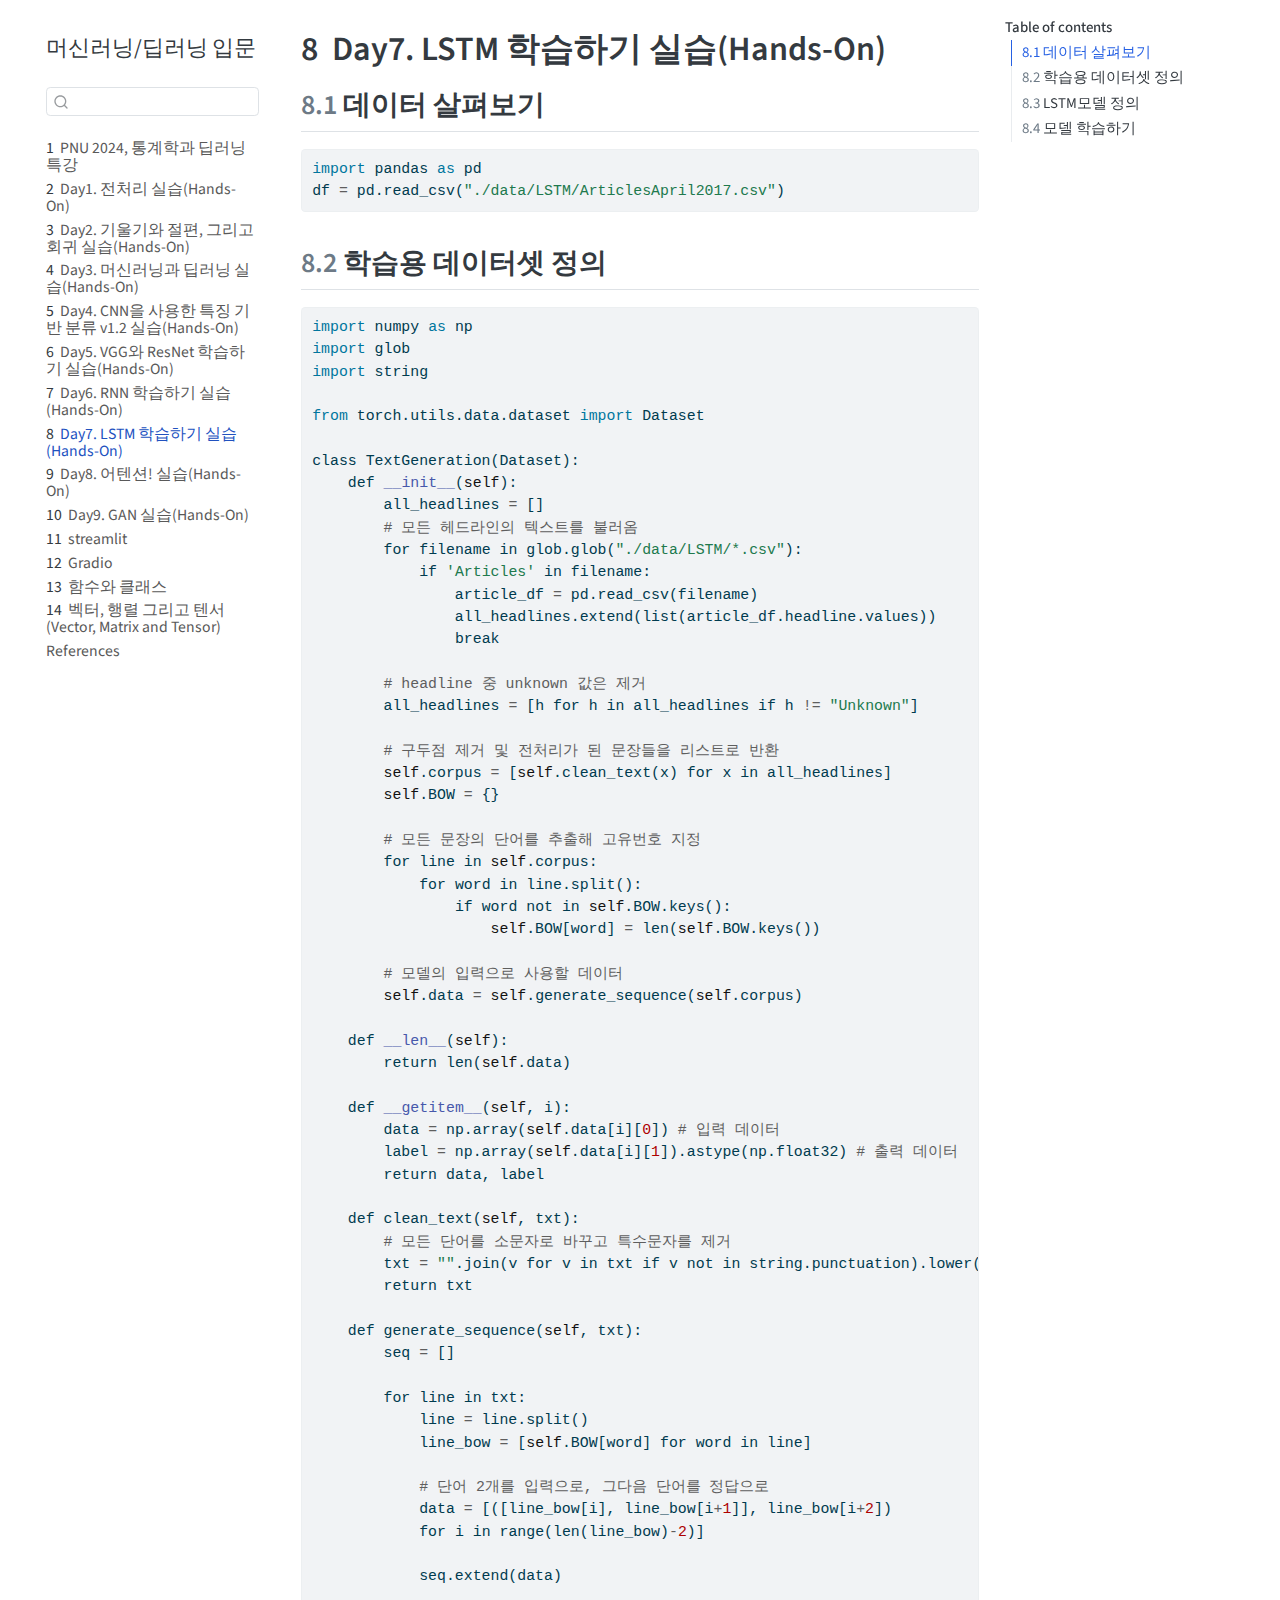
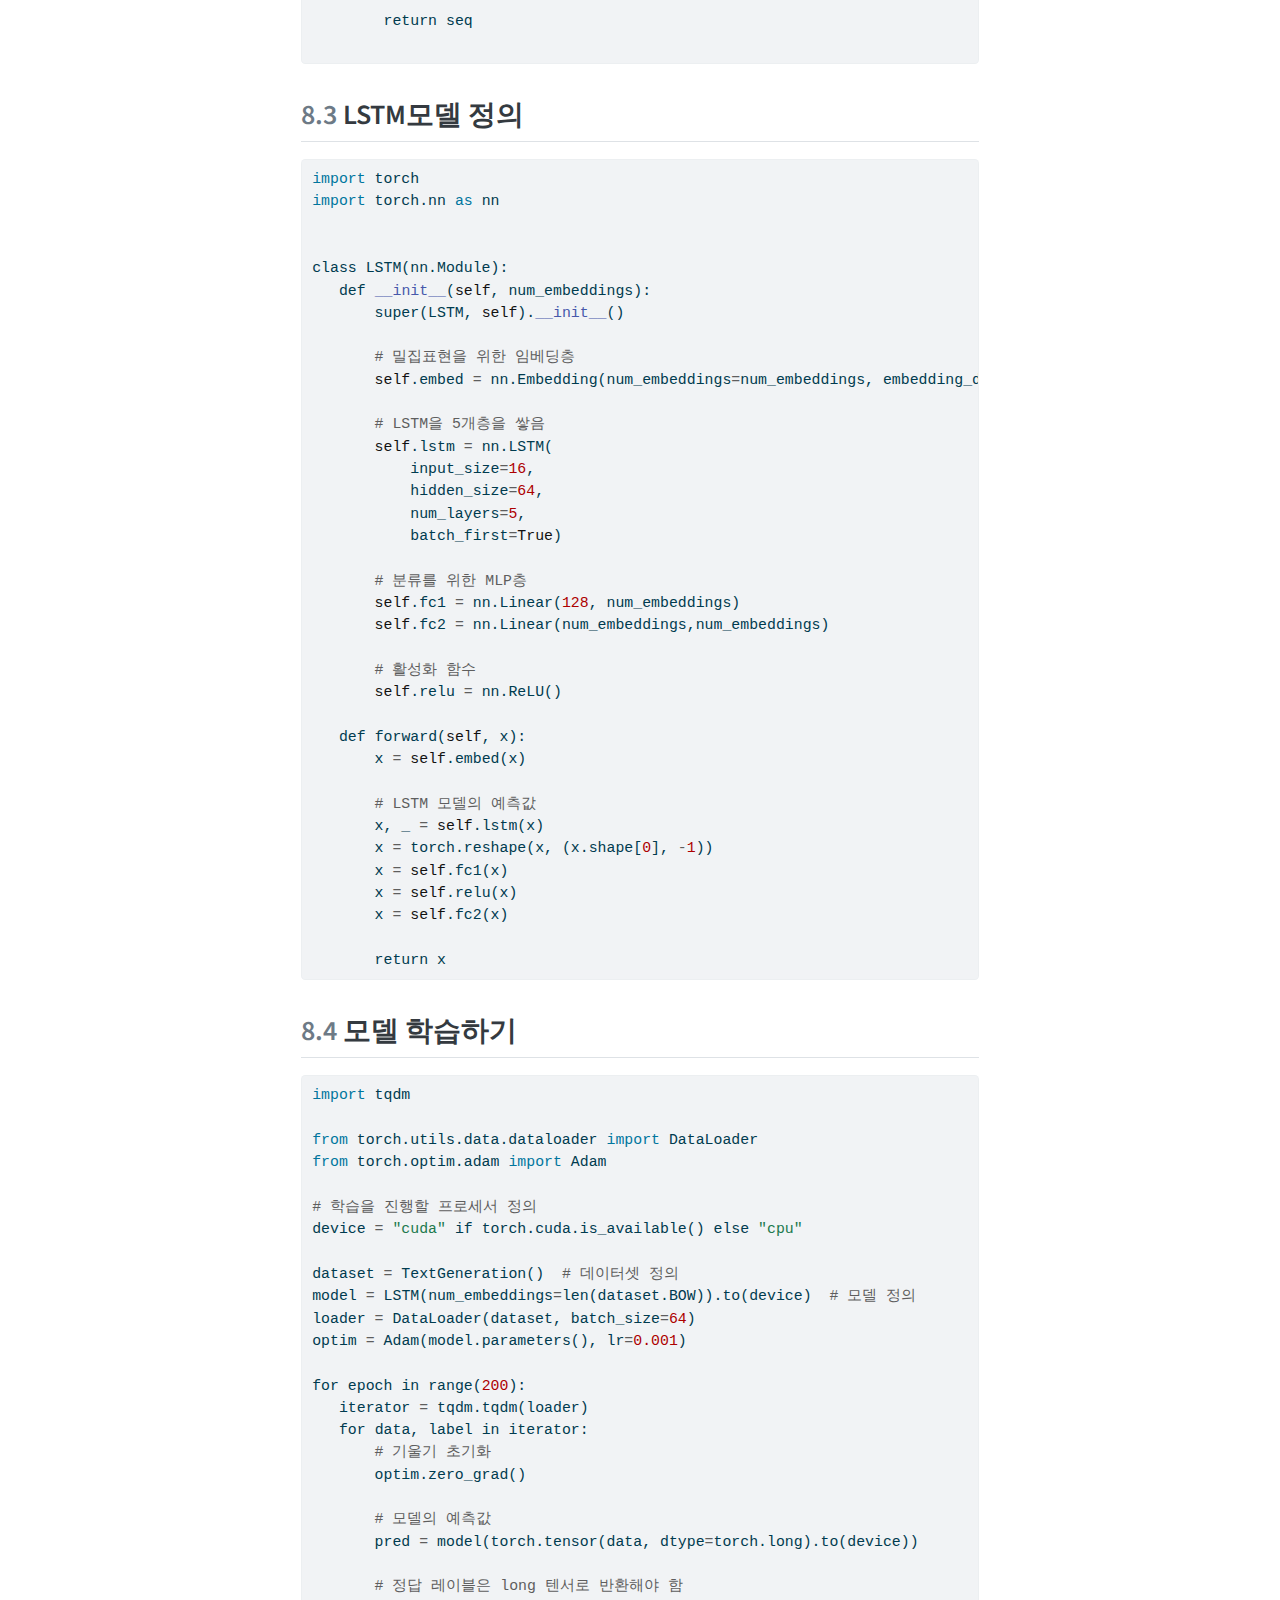
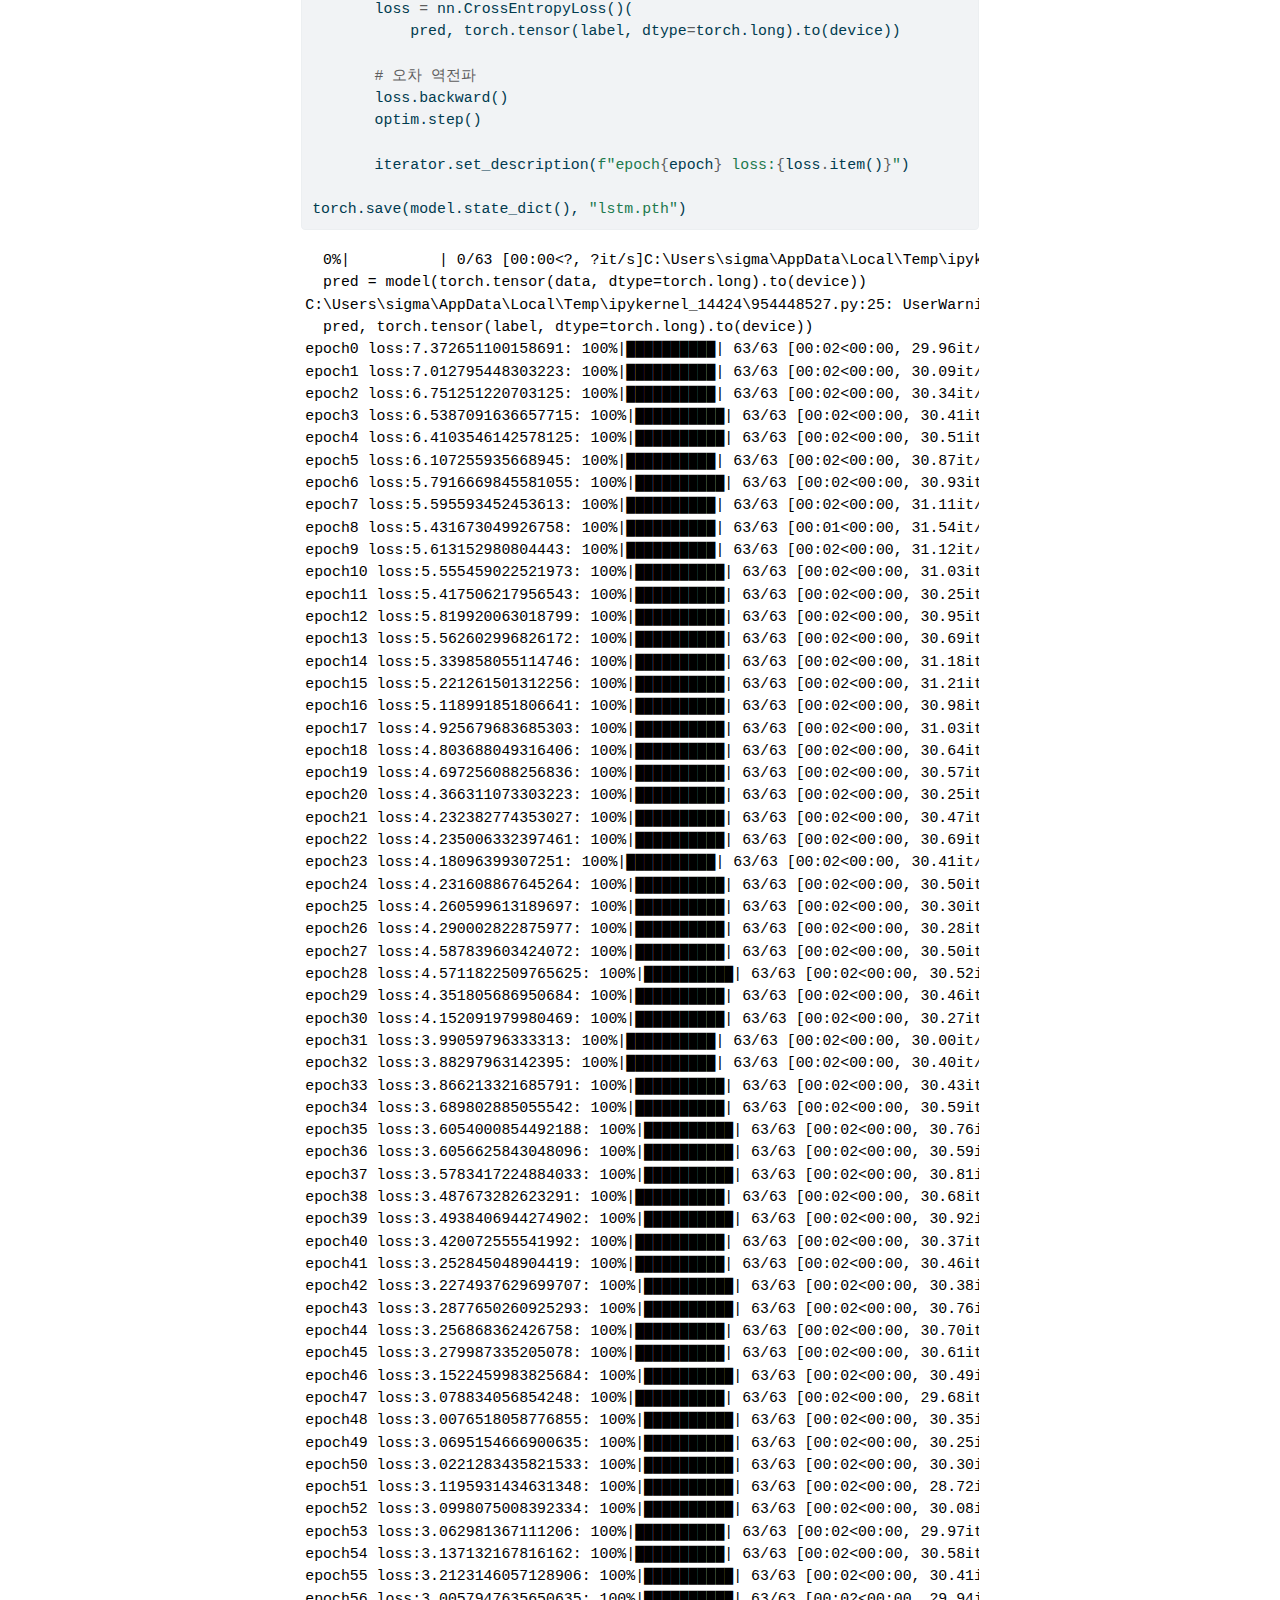
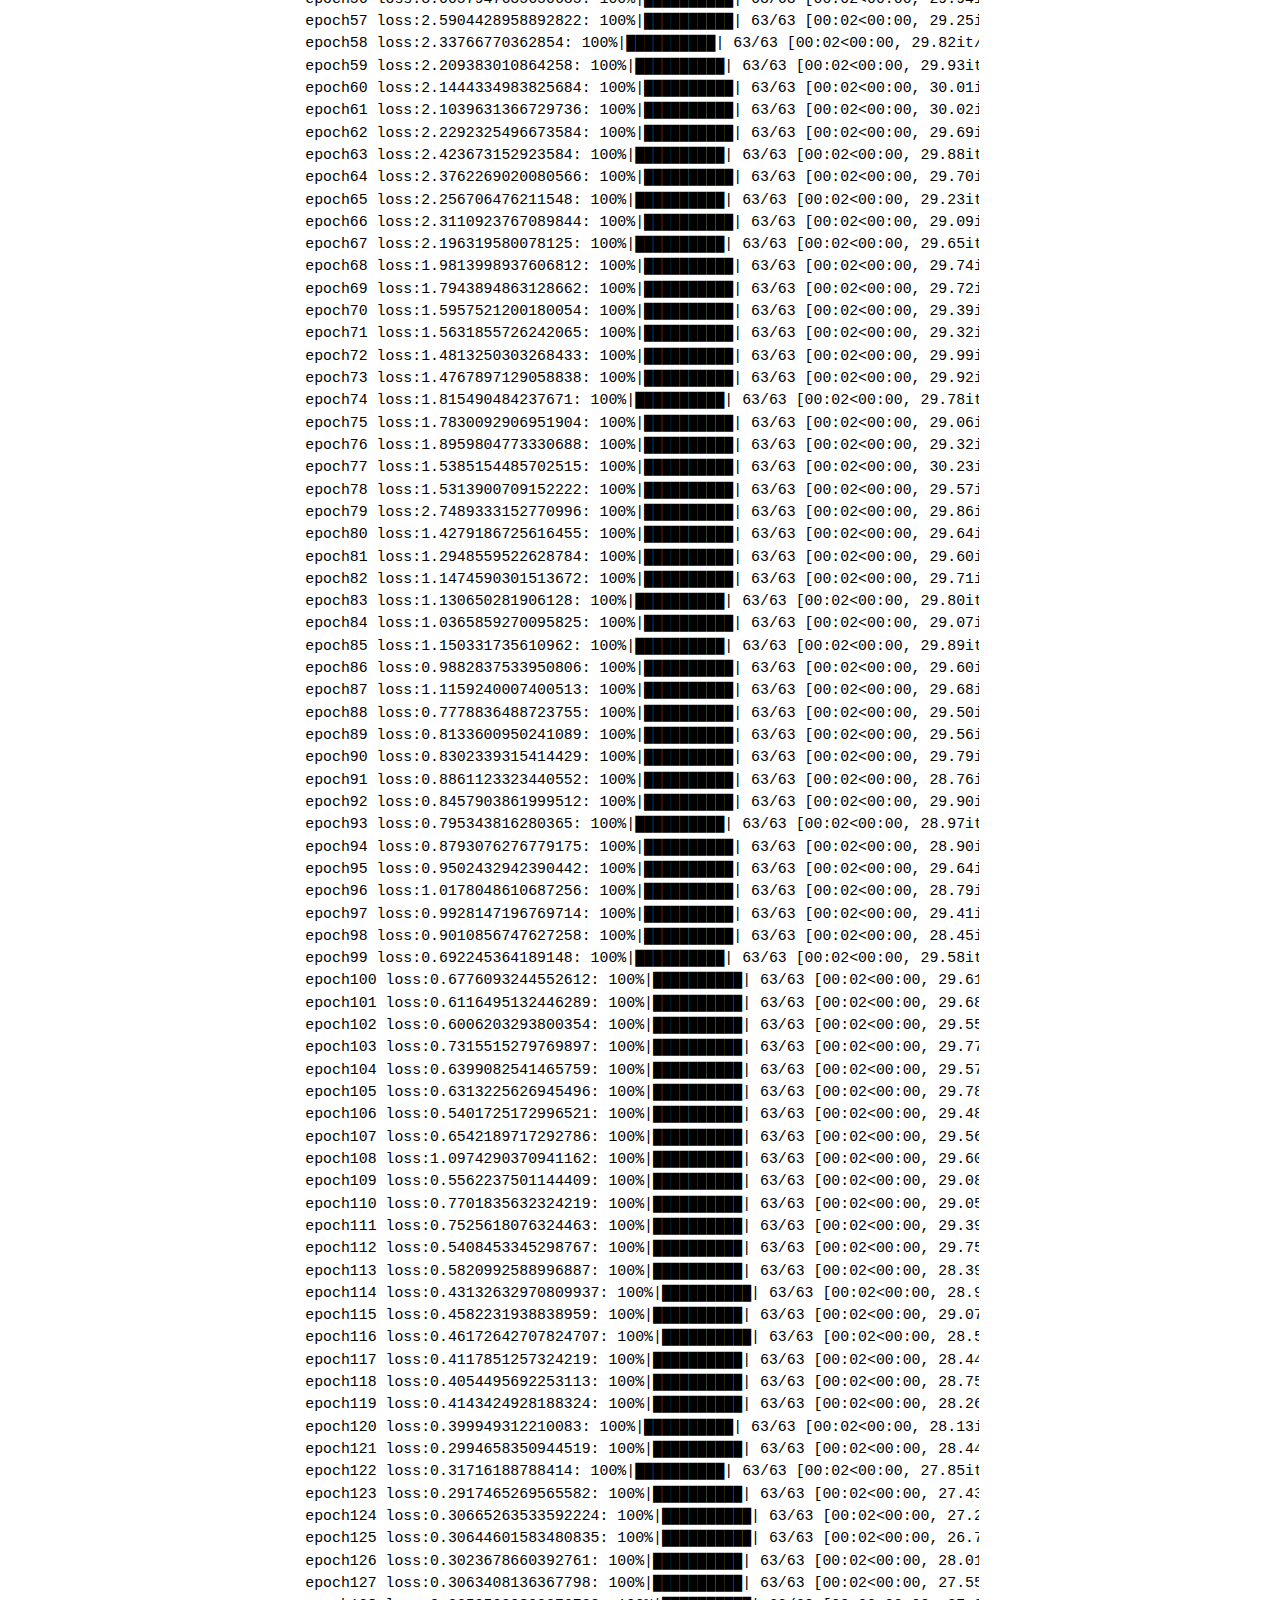
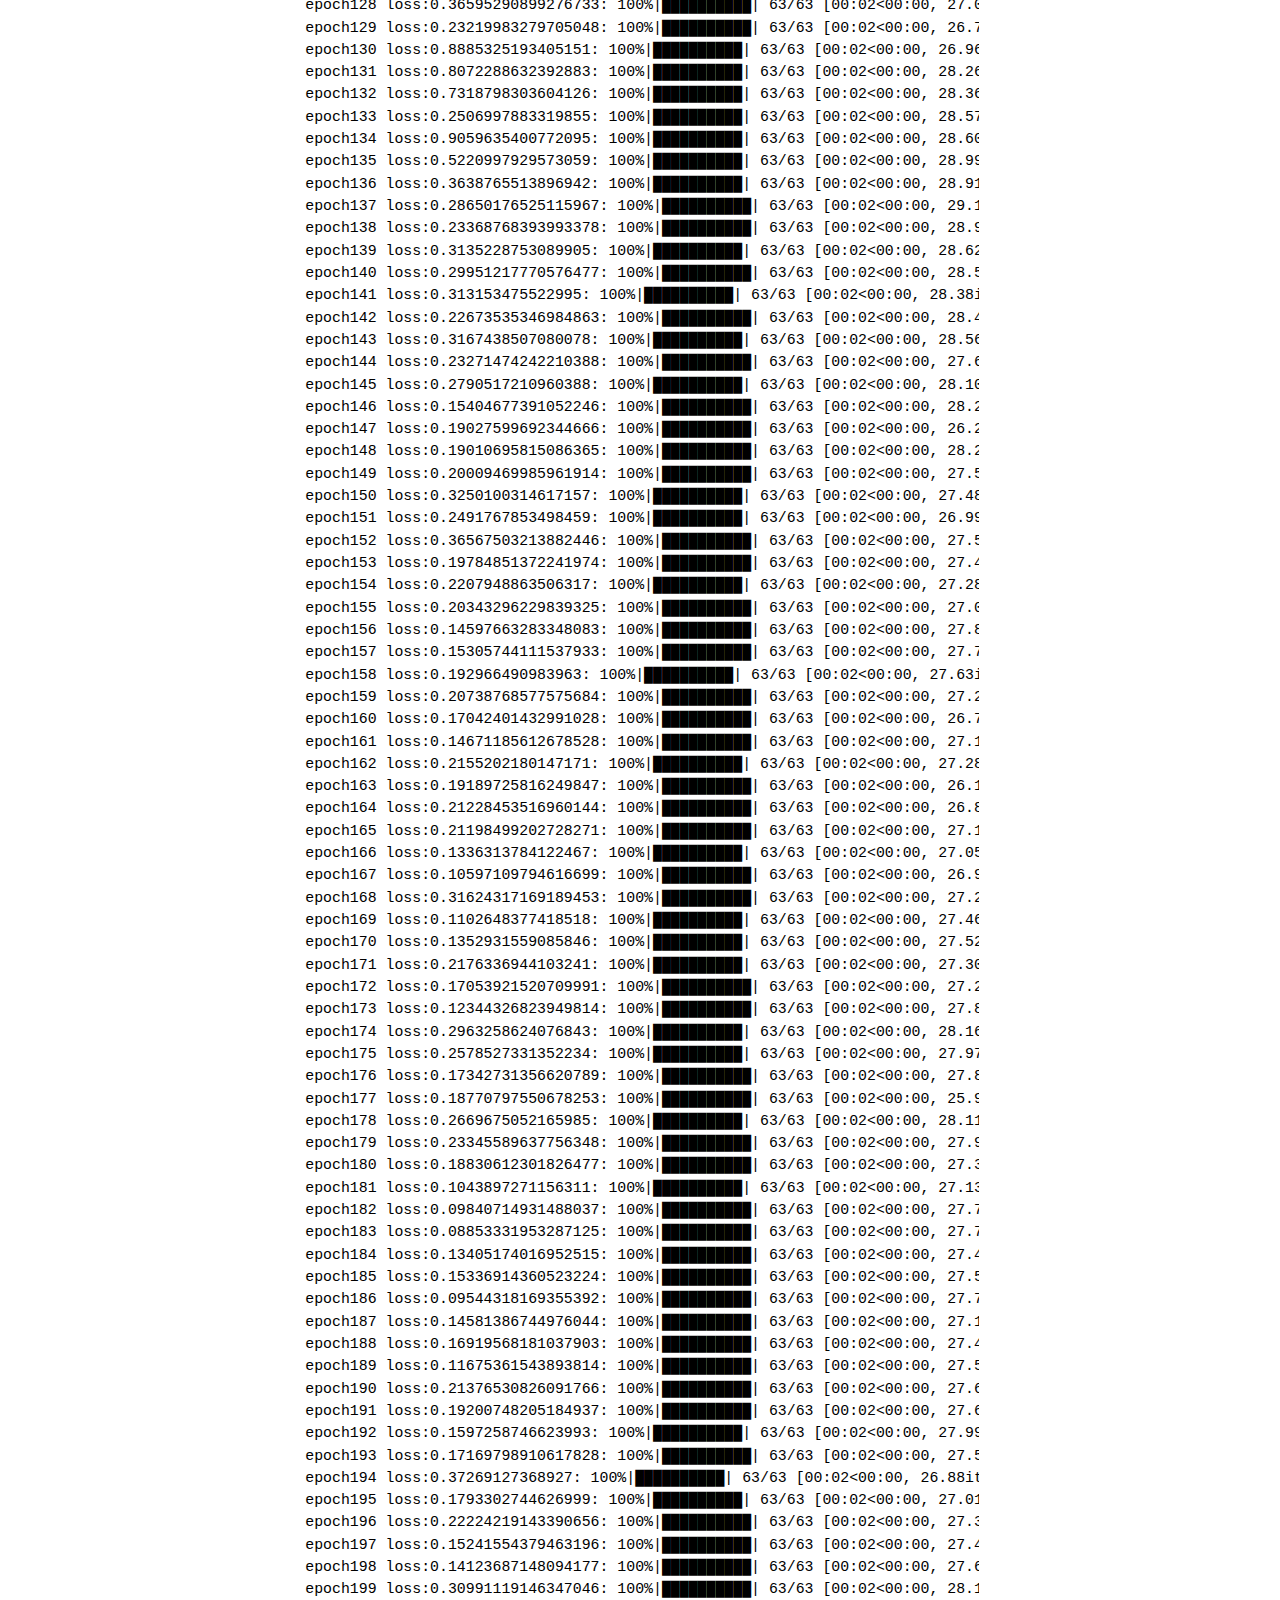
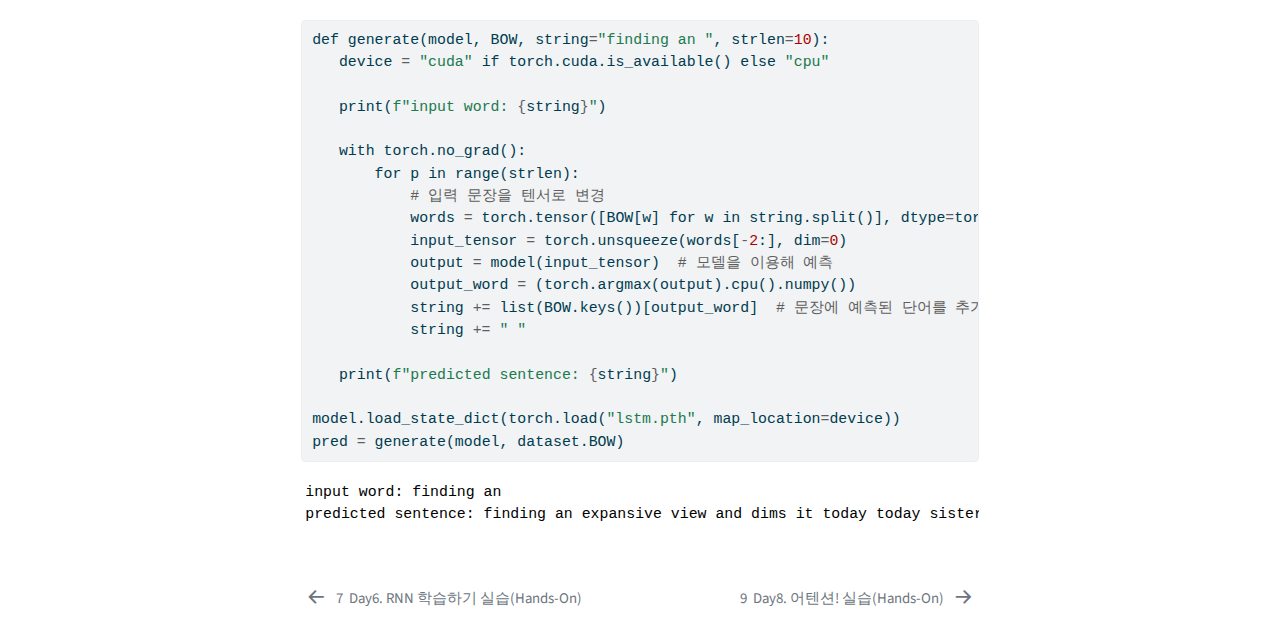
<file: docs/DL07.html>
<!DOCTYPE html>
<html xmlns="http://www.w3.org/1999/xhtml" lang="en" xml:lang="en"><head>

<meta charset="utf-8">
<meta name="generator" content="quarto-1.4.549">

<meta name="viewport" content="width=device-width, initial-scale=1.0, user-scalable=yes">


<title>머신러닝/딥러닝 입문 - 8&nbsp; Day7. LSTM 학습하기 실습(Hands-On)</title>
<style>
code{white-space: pre-wrap;}
span.smallcaps{font-variant: small-caps;}
div.columns{display: flex; gap: min(4vw, 1.5em);}
div.column{flex: auto; overflow-x: auto;}
div.hanging-indent{margin-left: 1.5em; text-indent: -1.5em;}
ul.task-list{list-style: none;}
ul.task-list li input[type="checkbox"] {
  width: 0.8em;
  margin: 0 0.8em 0.2em -1em; /* quarto-specific, see https://github.com/quarto-dev/quarto-cli/issues/4556 */ 
  vertical-align: middle;
}
/* CSS for syntax highlighting */
pre > code.sourceCode { white-space: pre; position: relative; }
pre > code.sourceCode > span { line-height: 1.25; }
pre > code.sourceCode > span:empty { height: 1.2em; }
.sourceCode { overflow: visible; }
code.sourceCode > span { color: inherit; text-decoration: inherit; }
div.sourceCode { margin: 1em 0; }
pre.sourceCode { margin: 0; }
@media screen {
div.sourceCode { overflow: auto; }
}
@media print {
pre > code.sourceCode { white-space: pre-wrap; }
pre > code.sourceCode > span { text-indent: -5em; padding-left: 5em; }
}
pre.numberSource code
  { counter-reset: source-line 0; }
pre.numberSource code > span
  { position: relative; left: -4em; counter-increment: source-line; }
pre.numberSource code > span > a:first-child::before
  { content: counter(source-line);
    position: relative; left: -1em; text-align: right; vertical-align: baseline;
    border: none; display: inline-block;
    -webkit-touch-callout: none; -webkit-user-select: none;
    -khtml-user-select: none; -moz-user-select: none;
    -ms-user-select: none; user-select: none;
    padding: 0 4px; width: 4em;
  }
pre.numberSource { margin-left: 3em;  padding-left: 4px; }
div.sourceCode
  {   }
@media screen {
pre > code.sourceCode > span > a:first-child::before { text-decoration: underline; }
}
</style>


<script src="site_libs/quarto-nav/quarto-nav.js"></script>
<script src="site_libs/quarto-nav/headroom.min.js"></script>
<script src="site_libs/clipboard/clipboard.min.js"></script>
<script src="site_libs/quarto-search/autocomplete.umd.js"></script>
<script src="site_libs/quarto-search/fuse.min.js"></script>
<script src="site_libs/quarto-search/quarto-search.js"></script>
<meta name="quarto:offset" content="./">
<link href="./DL08.html" rel="next">
<link href="./DL06.html" rel="prev">
<script src="site_libs/quarto-html/quarto.js"></script>
<script src="site_libs/quarto-html/popper.min.js"></script>
<script src="site_libs/quarto-html/tippy.umd.min.js"></script>
<script src="site_libs/quarto-html/anchor.min.js"></script>
<link href="site_libs/quarto-html/tippy.css" rel="stylesheet">
<link href="site_libs/quarto-html/quarto-syntax-highlighting.css" rel="stylesheet" id="quarto-text-highlighting-styles">
<script src="site_libs/bootstrap/bootstrap.min.js"></script>
<link href="site_libs/bootstrap/bootstrap-icons.css" rel="stylesheet">
<link href="site_libs/bootstrap/bootstrap.min.css" rel="stylesheet" id="quarto-bootstrap" data-mode="light">
<script id="quarto-search-options" type="application/json">{
  "location": "sidebar",
  "copy-button": false,
  "collapse-after": 3,
  "panel-placement": "start",
  "type": "textbox",
  "limit": 50,
  "keyboard-shortcut": [
    "f",
    "/",
    "s"
  ],
  "show-item-context": false,
  "language": {
    "search-no-results-text": "No results",
    "search-matching-documents-text": "matching documents",
    "search-copy-link-title": "Copy link to search",
    "search-hide-matches-text": "Hide additional matches",
    "search-more-match-text": "more match in this document",
    "search-more-matches-text": "more matches in this document",
    "search-clear-button-title": "Clear",
    "search-text-placeholder": "",
    "search-detached-cancel-button-title": "Cancel",
    "search-submit-button-title": "Submit",
    "search-label": "Search"
  }
}</script>


</head>

<body class="nav-sidebar floating">

<div id="quarto-search-results"></div>
  <header id="quarto-header" class="headroom fixed-top">
  <nav class="quarto-secondary-nav">
    <div class="container-fluid d-flex">
      <button type="button" class="quarto-btn-toggle btn" data-bs-toggle="collapse" data-bs-target=".quarto-sidebar-collapse-item" aria-controls="quarto-sidebar" aria-expanded="false" aria-label="Toggle sidebar navigation" onclick="if (window.quartoToggleHeadroom) { window.quartoToggleHeadroom(); }">
        <i class="bi bi-layout-text-sidebar-reverse"></i>
      </button>
        <nav class="quarto-page-breadcrumbs" aria-label="breadcrumb"><ol class="breadcrumb"><li class="breadcrumb-item"><a href="./DL07.html"><span class="chapter-number">8</span>&nbsp; <span class="chapter-title">Day7. LSTM 학습하기 실습(Hands-On)</span></a></li></ol></nav>
        <a class="flex-grow-1" role="button" data-bs-toggle="collapse" data-bs-target=".quarto-sidebar-collapse-item" aria-controls="quarto-sidebar" aria-expanded="false" aria-label="Toggle sidebar navigation" onclick="if (window.quartoToggleHeadroom) { window.quartoToggleHeadroom(); }">      
        </a>
      <button type="button" class="btn quarto-search-button" aria-label="" onclick="window.quartoOpenSearch();">
        <i class="bi bi-search"></i>
      </button>
    </div>
  </nav>
</header>
<!-- content -->
<div id="quarto-content" class="quarto-container page-columns page-rows-contents page-layout-article">
<!-- sidebar -->
  <nav id="quarto-sidebar" class="sidebar collapse collapse-horizontal quarto-sidebar-collapse-item sidebar-navigation floating overflow-auto">
    <div class="pt-lg-2 mt-2 text-left sidebar-header">
    <div class="sidebar-title mb-0 py-0">
      <a href="./">머신러닝/딥러닝 입문</a> 
    </div>
      </div>
        <div class="mt-2 flex-shrink-0 align-items-center">
        <div class="sidebar-search">
        <div id="quarto-search" class="" title="Search"></div>
        </div>
        </div>
    <div class="sidebar-menu-container"> 
    <ul class="list-unstyled mt-1">
        <li class="sidebar-item">
  <div class="sidebar-item-container"> 
  <a href="./index.html" class="sidebar-item-text sidebar-link">
 <span class="menu-text"><span class="chapter-number">1</span>&nbsp; <span class="chapter-title">PNU 2024, 통계학과 딥러닝 특강</span></span></a>
  </div>
</li>
        <li class="sidebar-item">
  <div class="sidebar-item-container"> 
  <a href="./DL01.html" class="sidebar-item-text sidebar-link">
 <span class="menu-text"><span class="chapter-number">2</span>&nbsp; <span class="chapter-title">Day1. 전처리 실습(Hands-On)</span></span></a>
  </div>
</li>
        <li class="sidebar-item">
  <div class="sidebar-item-container"> 
  <a href="./DL02.html" class="sidebar-item-text sidebar-link">
 <span class="menu-text"><span class="chapter-number">3</span>&nbsp; <span class="chapter-title">Day2. 기울기와 절편, 그리고 회귀 실습(Hands-On)</span></span></a>
  </div>
</li>
        <li class="sidebar-item">
  <div class="sidebar-item-container"> 
  <a href="./DL03.html" class="sidebar-item-text sidebar-link">
 <span class="menu-text"><span class="chapter-number">4</span>&nbsp; <span class="chapter-title">Day3. 머신러닝과 딥러닝 실습(Hands-On)</span></span></a>
  </div>
</li>
        <li class="sidebar-item">
  <div class="sidebar-item-container"> 
  <a href="./DL04.html" class="sidebar-item-text sidebar-link">
 <span class="menu-text"><span class="chapter-number">5</span>&nbsp; <span class="chapter-title">Day4. CNN을 사용한 특징 기반 분류 v1.2 실습(Hands-On)</span></span></a>
  </div>
</li>
        <li class="sidebar-item">
  <div class="sidebar-item-container"> 
  <a href="./DL05.html" class="sidebar-item-text sidebar-link">
 <span class="menu-text"><span class="chapter-number">6</span>&nbsp; <span class="chapter-title">Day5. VGG와 ResNet 학습하기 실습(Hands-On)</span></span></a>
  </div>
</li>
        <li class="sidebar-item">
  <div class="sidebar-item-container"> 
  <a href="./DL06.html" class="sidebar-item-text sidebar-link">
 <span class="menu-text"><span class="chapter-number">7</span>&nbsp; <span class="chapter-title">Day6. RNN 학습하기 실습(Hands-On)</span></span></a>
  </div>
</li>
        <li class="sidebar-item">
  <div class="sidebar-item-container"> 
  <a href="./DL07.html" class="sidebar-item-text sidebar-link active">
 <span class="menu-text"><span class="chapter-number">8</span>&nbsp; <span class="chapter-title">Day7. LSTM 학습하기 실습(Hands-On)</span></span></a>
  </div>
</li>
        <li class="sidebar-item">
  <div class="sidebar-item-container"> 
  <a href="./DL08.html" class="sidebar-item-text sidebar-link">
 <span class="menu-text"><span class="chapter-number">9</span>&nbsp; <span class="chapter-title">Day8. 어텐션! 실습(Hands-On)</span></span></a>
  </div>
</li>
        <li class="sidebar-item">
  <div class="sidebar-item-container"> 
  <a href="./DL09.html" class="sidebar-item-text sidebar-link">
 <span class="menu-text"><span class="chapter-number">10</span>&nbsp; <span class="chapter-title">Day9. GAN 실습(Hands-On)</span></span></a>
  </div>
</li>
        <li class="sidebar-item">
  <div class="sidebar-item-container"> 
  <a href="./DL10.html" class="sidebar-item-text sidebar-link">
 <span class="menu-text"><span class="chapter-number">11</span>&nbsp; <span class="chapter-title">streamlit</span></span></a>
  </div>
</li>
        <li class="sidebar-item">
  <div class="sidebar-item-container"> 
  <a href="./DL11.html" class="sidebar-item-text sidebar-link">
 <span class="menu-text"><span class="chapter-number">12</span>&nbsp; <span class="chapter-title">Gradio</span></span></a>
  </div>
</li>
        <li class="sidebar-item">
  <div class="sidebar-item-container"> 
  <a href="./DL00_Python.html" class="sidebar-item-text sidebar-link">
 <span class="menu-text"><span class="chapter-number">13</span>&nbsp; <span class="chapter-title">함수와 클래스</span></span></a>
  </div>
</li>
        <li class="sidebar-item">
  <div class="sidebar-item-container"> 
  <a href="./DL00_Torch.html" class="sidebar-item-text sidebar-link">
 <span class="menu-text"><span class="chapter-number">14</span>&nbsp; <span class="chapter-title">벡터, 행렬 그리고 텐서(Vector, Matrix and Tensor)</span></span></a>
  </div>
</li>
        <li class="sidebar-item">
  <div class="sidebar-item-container"> 
  <a href="./references.html" class="sidebar-item-text sidebar-link">
 <span class="menu-text">References</span></a>
  </div>
</li>
    </ul>
    </div>
</nav>
<div id="quarto-sidebar-glass" class="quarto-sidebar-collapse-item" data-bs-toggle="collapse" data-bs-target=".quarto-sidebar-collapse-item"></div>
<!-- margin-sidebar -->
    <div id="quarto-margin-sidebar" class="sidebar margin-sidebar">
        <nav id="TOC" role="doc-toc" class="toc-active">
    <h2 id="toc-title">Table of contents</h2>
   
  <ul>
  <li><a href="#데이터-살펴보기" id="toc-데이터-살펴보기" class="nav-link active" data-scroll-target="#데이터-살펴보기"><span class="header-section-number">8.1</span> 데이터 살펴보기</a></li>
  <li><a href="#학습용-데이터셋-정의" id="toc-학습용-데이터셋-정의" class="nav-link" data-scroll-target="#학습용-데이터셋-정의"><span class="header-section-number">8.2</span> 학습용 데이터셋 정의</a></li>
  <li><a href="#lstm모델-정의" id="toc-lstm모델-정의" class="nav-link" data-scroll-target="#lstm모델-정의"><span class="header-section-number">8.3</span> LSTM모델 정의</a></li>
  <li><a href="#모델-학습하기" id="toc-모델-학습하기" class="nav-link" data-scroll-target="#모델-학습하기"><span class="header-section-number">8.4</span> 모델 학습하기</a></li>
  </ul>
</nav>
    </div>
<!-- main -->
<main class="content" id="quarto-document-content">

<header id="title-block-header" class="quarto-title-block default">
<div class="quarto-title">
<h1 class="title"><span class="chapter-number">8</span>&nbsp; <span class="chapter-title">Day7. LSTM 학습하기 실습(Hands-On)</span></h1>
</div>



<div class="quarto-title-meta">

    
  
    
  </div>
  


</header>


<section id="데이터-살펴보기" class="level2" data-number="8.1">
<h2 data-number="8.1" class="anchored" data-anchor-id="데이터-살펴보기"><span class="header-section-number">8.1</span> 데이터 살펴보기</h2>
<div id="cell-2" class="cell" data-outputid="c99cda15-38d4-494b-c487-e7b7fa97232a" data-execution_count="1">
<div class="sourceCode cell-code" id="cb1"><pre class="sourceCode python code-with-copy"><code class="sourceCode python"><span id="cb1-1"><a href="#cb1-1" aria-hidden="true" tabindex="-1"></a><span class="im">import</span> pandas <span class="im">as</span> pd</span>
<span id="cb1-2"><a href="#cb1-2" aria-hidden="true" tabindex="-1"></a>df <span class="op">=</span> pd.read_csv(<span class="st">"./data/LSTM/ArticlesApril2017.csv"</span>)</span></code><button title="Copy to Clipboard" class="code-copy-button"><i class="bi"></i></button></pre></div>
</div>
</section>
<section id="학습용-데이터셋-정의" class="level2" data-number="8.2">
<h2 data-number="8.2" class="anchored" data-anchor-id="학습용-데이터셋-정의"><span class="header-section-number">8.2</span> 학습용 데이터셋 정의</h2>
<div id="cell-4" class="cell" data-execution_count="3">
<div class="sourceCode cell-code" id="cb2"><pre class="sourceCode python code-with-copy"><code class="sourceCode python"><span id="cb2-1"><a href="#cb2-1" aria-hidden="true" tabindex="-1"></a><span class="im">import</span> numpy <span class="im">as</span> np</span>
<span id="cb2-2"><a href="#cb2-2" aria-hidden="true" tabindex="-1"></a><span class="im">import</span> glob</span>
<span id="cb2-3"><a href="#cb2-3" aria-hidden="true" tabindex="-1"></a><span class="im">import</span> string</span>
<span id="cb2-4"><a href="#cb2-4" aria-hidden="true" tabindex="-1"></a></span>
<span id="cb2-5"><a href="#cb2-5" aria-hidden="true" tabindex="-1"></a><span class="im">from</span> torch.utils.data.dataset <span class="im">import</span> Dataset</span>
<span id="cb2-6"><a href="#cb2-6" aria-hidden="true" tabindex="-1"></a></span>
<span id="cb2-7"><a href="#cb2-7" aria-hidden="true" tabindex="-1"></a><span class="kw">class</span> TextGeneration(Dataset):</span>
<span id="cb2-8"><a href="#cb2-8" aria-hidden="true" tabindex="-1"></a>    <span class="kw">def</span> <span class="fu">__init__</span>(<span class="va">self</span>):</span>
<span id="cb2-9"><a href="#cb2-9" aria-hidden="true" tabindex="-1"></a>        all_headlines <span class="op">=</span> []</span>
<span id="cb2-10"><a href="#cb2-10" aria-hidden="true" tabindex="-1"></a>        <span class="co"># 모든 헤드라인의 텍스트를 불러옴</span></span>
<span id="cb2-11"><a href="#cb2-11" aria-hidden="true" tabindex="-1"></a>        <span class="cf">for</span> filename <span class="kw">in</span> glob.glob(<span class="st">"./data/LSTM/*.csv"</span>):</span>
<span id="cb2-12"><a href="#cb2-12" aria-hidden="true" tabindex="-1"></a>            <span class="cf">if</span> <span class="st">'Articles'</span> <span class="kw">in</span> filename:</span>
<span id="cb2-13"><a href="#cb2-13" aria-hidden="true" tabindex="-1"></a>                article_df <span class="op">=</span> pd.read_csv(filename)</span>
<span id="cb2-14"><a href="#cb2-14" aria-hidden="true" tabindex="-1"></a>                all_headlines.extend(<span class="bu">list</span>(article_df.headline.values))</span>
<span id="cb2-15"><a href="#cb2-15" aria-hidden="true" tabindex="-1"></a>                <span class="cf">break</span></span>
<span id="cb2-16"><a href="#cb2-16" aria-hidden="true" tabindex="-1"></a></span>
<span id="cb2-17"><a href="#cb2-17" aria-hidden="true" tabindex="-1"></a>        <span class="co"># headline 중 unknown 값은 제거</span></span>
<span id="cb2-18"><a href="#cb2-18" aria-hidden="true" tabindex="-1"></a>        all_headlines <span class="op">=</span> [h <span class="cf">for</span> h <span class="kw">in</span> all_headlines <span class="cf">if</span> h <span class="op">!=</span> <span class="st">"Unknown"</span>]</span>
<span id="cb2-19"><a href="#cb2-19" aria-hidden="true" tabindex="-1"></a></span>
<span id="cb2-20"><a href="#cb2-20" aria-hidden="true" tabindex="-1"></a>        <span class="co"># 구두점 제거 및 전처리가 된 문장들을 리스트로 반환</span></span>
<span id="cb2-21"><a href="#cb2-21" aria-hidden="true" tabindex="-1"></a>        <span class="va">self</span>.corpus <span class="op">=</span> [<span class="va">self</span>.clean_text(x) <span class="cf">for</span> x <span class="kw">in</span> all_headlines]</span>
<span id="cb2-22"><a href="#cb2-22" aria-hidden="true" tabindex="-1"></a>        <span class="va">self</span>.BOW <span class="op">=</span> {}</span>
<span id="cb2-23"><a href="#cb2-23" aria-hidden="true" tabindex="-1"></a></span>
<span id="cb2-24"><a href="#cb2-24" aria-hidden="true" tabindex="-1"></a>        <span class="co"># 모든 문장의 단어를 추출해 고유번호 지정</span></span>
<span id="cb2-25"><a href="#cb2-25" aria-hidden="true" tabindex="-1"></a>        <span class="cf">for</span> line <span class="kw">in</span> <span class="va">self</span>.corpus:</span>
<span id="cb2-26"><a href="#cb2-26" aria-hidden="true" tabindex="-1"></a>            <span class="cf">for</span> word <span class="kw">in</span> line.split():</span>
<span id="cb2-27"><a href="#cb2-27" aria-hidden="true" tabindex="-1"></a>                <span class="cf">if</span> word <span class="kw">not</span> <span class="kw">in</span> <span class="va">self</span>.BOW.keys():</span>
<span id="cb2-28"><a href="#cb2-28" aria-hidden="true" tabindex="-1"></a>                    <span class="va">self</span>.BOW[word] <span class="op">=</span> <span class="bu">len</span>(<span class="va">self</span>.BOW.keys())</span>
<span id="cb2-29"><a href="#cb2-29" aria-hidden="true" tabindex="-1"></a></span>
<span id="cb2-30"><a href="#cb2-30" aria-hidden="true" tabindex="-1"></a>        <span class="co"># 모델의 입력으로 사용할 데이터</span></span>
<span id="cb2-31"><a href="#cb2-31" aria-hidden="true" tabindex="-1"></a>        <span class="va">self</span>.data <span class="op">=</span> <span class="va">self</span>.generate_sequence(<span class="va">self</span>.corpus)</span>
<span id="cb2-32"><a href="#cb2-32" aria-hidden="true" tabindex="-1"></a>    </span>
<span id="cb2-33"><a href="#cb2-33" aria-hidden="true" tabindex="-1"></a>    <span class="kw">def</span> <span class="fu">__len__</span>(<span class="va">self</span>):</span>
<span id="cb2-34"><a href="#cb2-34" aria-hidden="true" tabindex="-1"></a>        <span class="cf">return</span> <span class="bu">len</span>(<span class="va">self</span>.data)</span>
<span id="cb2-35"><a href="#cb2-35" aria-hidden="true" tabindex="-1"></a>    </span>
<span id="cb2-36"><a href="#cb2-36" aria-hidden="true" tabindex="-1"></a>    <span class="kw">def</span> <span class="fu">__getitem__</span>(<span class="va">self</span>, i):</span>
<span id="cb2-37"><a href="#cb2-37" aria-hidden="true" tabindex="-1"></a>        data <span class="op">=</span> np.array(<span class="va">self</span>.data[i][<span class="dv">0</span>]) <span class="co"># 입력 데이터</span></span>
<span id="cb2-38"><a href="#cb2-38" aria-hidden="true" tabindex="-1"></a>        label <span class="op">=</span> np.array(<span class="va">self</span>.data[i][<span class="dv">1</span>]).astype(np.float32) <span class="co"># 출력 데이터</span></span>
<span id="cb2-39"><a href="#cb2-39" aria-hidden="true" tabindex="-1"></a>        <span class="cf">return</span> data, label</span>
<span id="cb2-40"><a href="#cb2-40" aria-hidden="true" tabindex="-1"></a></span>
<span id="cb2-41"><a href="#cb2-41" aria-hidden="true" tabindex="-1"></a>    <span class="kw">def</span> clean_text(<span class="va">self</span>, txt):</span>
<span id="cb2-42"><a href="#cb2-42" aria-hidden="true" tabindex="-1"></a>        <span class="co"># 모든 단어를 소문자로 바꾸고 특수문자를 제거</span></span>
<span id="cb2-43"><a href="#cb2-43" aria-hidden="true" tabindex="-1"></a>        txt <span class="op">=</span> <span class="st">""</span>.join(v <span class="cf">for</span> v <span class="kw">in</span> txt <span class="cf">if</span> v <span class="kw">not</span> <span class="kw">in</span> string.punctuation).lower()</span>
<span id="cb2-44"><a href="#cb2-44" aria-hidden="true" tabindex="-1"></a>        <span class="cf">return</span> txt</span>
<span id="cb2-45"><a href="#cb2-45" aria-hidden="true" tabindex="-1"></a></span>
<span id="cb2-46"><a href="#cb2-46" aria-hidden="true" tabindex="-1"></a>    <span class="kw">def</span> generate_sequence(<span class="va">self</span>, txt):</span>
<span id="cb2-47"><a href="#cb2-47" aria-hidden="true" tabindex="-1"></a>        seq <span class="op">=</span> []</span>
<span id="cb2-48"><a href="#cb2-48" aria-hidden="true" tabindex="-1"></a></span>
<span id="cb2-49"><a href="#cb2-49" aria-hidden="true" tabindex="-1"></a>        <span class="cf">for</span> line <span class="kw">in</span> txt:</span>
<span id="cb2-50"><a href="#cb2-50" aria-hidden="true" tabindex="-1"></a>            line <span class="op">=</span> line.split()</span>
<span id="cb2-51"><a href="#cb2-51" aria-hidden="true" tabindex="-1"></a>            line_bow <span class="op">=</span> [<span class="va">self</span>.BOW[word] <span class="cf">for</span> word <span class="kw">in</span> line]</span>
<span id="cb2-52"><a href="#cb2-52" aria-hidden="true" tabindex="-1"></a></span>
<span id="cb2-53"><a href="#cb2-53" aria-hidden="true" tabindex="-1"></a>            <span class="co"># 단어 2개를 입력으로, 그다음 단어를 정답으로</span></span>
<span id="cb2-54"><a href="#cb2-54" aria-hidden="true" tabindex="-1"></a>            data <span class="op">=</span> [([line_bow[i], line_bow[i<span class="op">+</span><span class="dv">1</span>]], line_bow[i<span class="op">+</span><span class="dv">2</span>])</span>
<span id="cb2-55"><a href="#cb2-55" aria-hidden="true" tabindex="-1"></a>            <span class="cf">for</span> i <span class="kw">in</span> <span class="bu">range</span>(<span class="bu">len</span>(line_bow)<span class="op">-</span><span class="dv">2</span>)]</span>
<span id="cb2-56"><a href="#cb2-56" aria-hidden="true" tabindex="-1"></a></span>
<span id="cb2-57"><a href="#cb2-57" aria-hidden="true" tabindex="-1"></a>            seq.extend(data)</span>
<span id="cb2-58"><a href="#cb2-58" aria-hidden="true" tabindex="-1"></a></span>
<span id="cb2-59"><a href="#cb2-59" aria-hidden="true" tabindex="-1"></a>        <span class="cf">return</span> seq</span>
<span id="cb2-60"><a href="#cb2-60" aria-hidden="true" tabindex="-1"></a>    </span></code><button title="Copy to Clipboard" class="code-copy-button"><i class="bi"></i></button></pre></div>
</div>
</section>
<section id="lstm모델-정의" class="level2" data-number="8.3">
<h2 data-number="8.3" class="anchored" data-anchor-id="lstm모델-정의"><span class="header-section-number">8.3</span> LSTM모델 정의</h2>
<div id="cell-6" class="cell" data-execution_count="4">
<div class="sourceCode cell-code" id="cb3"><pre class="sourceCode python code-with-copy"><code class="sourceCode python"><span id="cb3-1"><a href="#cb3-1" aria-hidden="true" tabindex="-1"></a><span class="im">import</span> torch</span>
<span id="cb3-2"><a href="#cb3-2" aria-hidden="true" tabindex="-1"></a><span class="im">import</span> torch.nn <span class="im">as</span> nn</span>
<span id="cb3-3"><a href="#cb3-3" aria-hidden="true" tabindex="-1"></a></span>
<span id="cb3-4"><a href="#cb3-4" aria-hidden="true" tabindex="-1"></a></span>
<span id="cb3-5"><a href="#cb3-5" aria-hidden="true" tabindex="-1"></a><span class="kw">class</span> LSTM(nn.Module):</span>
<span id="cb3-6"><a href="#cb3-6" aria-hidden="true" tabindex="-1"></a>   <span class="kw">def</span> <span class="fu">__init__</span>(<span class="va">self</span>, num_embeddings):</span>
<span id="cb3-7"><a href="#cb3-7" aria-hidden="true" tabindex="-1"></a>       <span class="bu">super</span>(LSTM, <span class="va">self</span>).<span class="fu">__init__</span>()</span>
<span id="cb3-8"><a href="#cb3-8" aria-hidden="true" tabindex="-1"></a></span>
<span id="cb3-9"><a href="#cb3-9" aria-hidden="true" tabindex="-1"></a>       <span class="co"># 밀집표현을 위한 임베딩층</span></span>
<span id="cb3-10"><a href="#cb3-10" aria-hidden="true" tabindex="-1"></a>       <span class="va">self</span>.embed <span class="op">=</span> nn.Embedding(num_embeddings<span class="op">=</span>num_embeddings, embedding_dim<span class="op">=</span><span class="dv">16</span>)</span>
<span id="cb3-11"><a href="#cb3-11" aria-hidden="true" tabindex="-1"></a></span>
<span id="cb3-12"><a href="#cb3-12" aria-hidden="true" tabindex="-1"></a>       <span class="co"># LSTM을 5개층을 쌓음</span></span>
<span id="cb3-13"><a href="#cb3-13" aria-hidden="true" tabindex="-1"></a>       <span class="va">self</span>.lstm <span class="op">=</span> nn.LSTM(</span>
<span id="cb3-14"><a href="#cb3-14" aria-hidden="true" tabindex="-1"></a>           input_size<span class="op">=</span><span class="dv">16</span>,</span>
<span id="cb3-15"><a href="#cb3-15" aria-hidden="true" tabindex="-1"></a>           hidden_size<span class="op">=</span><span class="dv">64</span>,</span>
<span id="cb3-16"><a href="#cb3-16" aria-hidden="true" tabindex="-1"></a>           num_layers<span class="op">=</span><span class="dv">5</span>,</span>
<span id="cb3-17"><a href="#cb3-17" aria-hidden="true" tabindex="-1"></a>           batch_first<span class="op">=</span><span class="va">True</span>)</span>
<span id="cb3-18"><a href="#cb3-18" aria-hidden="true" tabindex="-1"></a></span>
<span id="cb3-19"><a href="#cb3-19" aria-hidden="true" tabindex="-1"></a>       <span class="co"># 분류를 위한 MLP층</span></span>
<span id="cb3-20"><a href="#cb3-20" aria-hidden="true" tabindex="-1"></a>       <span class="va">self</span>.fc1 <span class="op">=</span> nn.Linear(<span class="dv">128</span>, num_embeddings)</span>
<span id="cb3-21"><a href="#cb3-21" aria-hidden="true" tabindex="-1"></a>       <span class="va">self</span>.fc2 <span class="op">=</span> nn.Linear(num_embeddings,num_embeddings)</span>
<span id="cb3-22"><a href="#cb3-22" aria-hidden="true" tabindex="-1"></a></span>
<span id="cb3-23"><a href="#cb3-23" aria-hidden="true" tabindex="-1"></a>       <span class="co"># 활성화 함수</span></span>
<span id="cb3-24"><a href="#cb3-24" aria-hidden="true" tabindex="-1"></a>       <span class="va">self</span>.relu <span class="op">=</span> nn.ReLU()</span>
<span id="cb3-25"><a href="#cb3-25" aria-hidden="true" tabindex="-1"></a></span>
<span id="cb3-26"><a href="#cb3-26" aria-hidden="true" tabindex="-1"></a>   <span class="kw">def</span> forward(<span class="va">self</span>, x):</span>
<span id="cb3-27"><a href="#cb3-27" aria-hidden="true" tabindex="-1"></a>       x <span class="op">=</span> <span class="va">self</span>.embed(x)</span>
<span id="cb3-28"><a href="#cb3-28" aria-hidden="true" tabindex="-1"></a></span>
<span id="cb3-29"><a href="#cb3-29" aria-hidden="true" tabindex="-1"></a>       <span class="co"># LSTM 모델의 예측값</span></span>
<span id="cb3-30"><a href="#cb3-30" aria-hidden="true" tabindex="-1"></a>       x, _ <span class="op">=</span> <span class="va">self</span>.lstm(x)</span>
<span id="cb3-31"><a href="#cb3-31" aria-hidden="true" tabindex="-1"></a>       x <span class="op">=</span> torch.reshape(x, (x.shape[<span class="dv">0</span>], <span class="op">-</span><span class="dv">1</span>))</span>
<span id="cb3-32"><a href="#cb3-32" aria-hidden="true" tabindex="-1"></a>       x <span class="op">=</span> <span class="va">self</span>.fc1(x)</span>
<span id="cb3-33"><a href="#cb3-33" aria-hidden="true" tabindex="-1"></a>       x <span class="op">=</span> <span class="va">self</span>.relu(x)</span>
<span id="cb3-34"><a href="#cb3-34" aria-hidden="true" tabindex="-1"></a>       x <span class="op">=</span> <span class="va">self</span>.fc2(x)</span>
<span id="cb3-35"><a href="#cb3-35" aria-hidden="true" tabindex="-1"></a></span>
<span id="cb3-36"><a href="#cb3-36" aria-hidden="true" tabindex="-1"></a>       <span class="cf">return</span> x</span></code><button title="Copy to Clipboard" class="code-copy-button"><i class="bi"></i></button></pre></div>
</div>
</section>
<section id="모델-학습하기" class="level2" data-number="8.4">
<h2 data-number="8.4" class="anchored" data-anchor-id="모델-학습하기"><span class="header-section-number">8.4</span> 모델 학습하기</h2>
<div id="cell-8" class="cell" data-execution_count="5">
<div class="sourceCode cell-code" id="cb4"><pre class="sourceCode python code-with-copy"><code class="sourceCode python"><span id="cb4-1"><a href="#cb4-1" aria-hidden="true" tabindex="-1"></a><span class="im">import</span> tqdm</span>
<span id="cb4-2"><a href="#cb4-2" aria-hidden="true" tabindex="-1"></a></span>
<span id="cb4-3"><a href="#cb4-3" aria-hidden="true" tabindex="-1"></a><span class="im">from</span> torch.utils.data.dataloader <span class="im">import</span> DataLoader</span>
<span id="cb4-4"><a href="#cb4-4" aria-hidden="true" tabindex="-1"></a><span class="im">from</span> torch.optim.adam <span class="im">import</span> Adam</span>
<span id="cb4-5"><a href="#cb4-5" aria-hidden="true" tabindex="-1"></a></span>
<span id="cb4-6"><a href="#cb4-6" aria-hidden="true" tabindex="-1"></a><span class="co"># 학습을 진행할 프로세서 정의</span></span>
<span id="cb4-7"><a href="#cb4-7" aria-hidden="true" tabindex="-1"></a>device <span class="op">=</span> <span class="st">"cuda"</span> <span class="cf">if</span> torch.cuda.is_available() <span class="cf">else</span> <span class="st">"cpu"</span></span>
<span id="cb4-8"><a href="#cb4-8" aria-hidden="true" tabindex="-1"></a></span>
<span id="cb4-9"><a href="#cb4-9" aria-hidden="true" tabindex="-1"></a>dataset <span class="op">=</span> TextGeneration()  <span class="co"># 데이터셋 정의</span></span>
<span id="cb4-10"><a href="#cb4-10" aria-hidden="true" tabindex="-1"></a>model <span class="op">=</span> LSTM(num_embeddings<span class="op">=</span><span class="bu">len</span>(dataset.BOW)).to(device)  <span class="co"># 모델 정의</span></span>
<span id="cb4-11"><a href="#cb4-11" aria-hidden="true" tabindex="-1"></a>loader <span class="op">=</span> DataLoader(dataset, batch_size<span class="op">=</span><span class="dv">64</span>)</span>
<span id="cb4-12"><a href="#cb4-12" aria-hidden="true" tabindex="-1"></a>optim <span class="op">=</span> Adam(model.parameters(), lr<span class="op">=</span><span class="fl">0.001</span>)</span>
<span id="cb4-13"><a href="#cb4-13" aria-hidden="true" tabindex="-1"></a></span>
<span id="cb4-14"><a href="#cb4-14" aria-hidden="true" tabindex="-1"></a><span class="cf">for</span> epoch <span class="kw">in</span> <span class="bu">range</span>(<span class="dv">200</span>):</span>
<span id="cb4-15"><a href="#cb4-15" aria-hidden="true" tabindex="-1"></a>   iterator <span class="op">=</span> tqdm.tqdm(loader)</span>
<span id="cb4-16"><a href="#cb4-16" aria-hidden="true" tabindex="-1"></a>   <span class="cf">for</span> data, label <span class="kw">in</span> iterator:</span>
<span id="cb4-17"><a href="#cb4-17" aria-hidden="true" tabindex="-1"></a>       <span class="co"># 기울기 초기화</span></span>
<span id="cb4-18"><a href="#cb4-18" aria-hidden="true" tabindex="-1"></a>       optim.zero_grad()</span>
<span id="cb4-19"><a href="#cb4-19" aria-hidden="true" tabindex="-1"></a></span>
<span id="cb4-20"><a href="#cb4-20" aria-hidden="true" tabindex="-1"></a>       <span class="co"># 모델의 예측값</span></span>
<span id="cb4-21"><a href="#cb4-21" aria-hidden="true" tabindex="-1"></a>       pred <span class="op">=</span> model(torch.tensor(data, dtype<span class="op">=</span>torch.<span class="bu">long</span>).to(device))</span>
<span id="cb4-22"><a href="#cb4-22" aria-hidden="true" tabindex="-1"></a></span>
<span id="cb4-23"><a href="#cb4-23" aria-hidden="true" tabindex="-1"></a>       <span class="co"># 정답 레이블은 long 텐서로 반환해야 함</span></span>
<span id="cb4-24"><a href="#cb4-24" aria-hidden="true" tabindex="-1"></a>       loss <span class="op">=</span> nn.CrossEntropyLoss()(</span>
<span id="cb4-25"><a href="#cb4-25" aria-hidden="true" tabindex="-1"></a>           pred, torch.tensor(label, dtype<span class="op">=</span>torch.<span class="bu">long</span>).to(device))</span>
<span id="cb4-26"><a href="#cb4-26" aria-hidden="true" tabindex="-1"></a></span>
<span id="cb4-27"><a href="#cb4-27" aria-hidden="true" tabindex="-1"></a>       <span class="co"># 오차 역전파</span></span>
<span id="cb4-28"><a href="#cb4-28" aria-hidden="true" tabindex="-1"></a>       loss.backward()</span>
<span id="cb4-29"><a href="#cb4-29" aria-hidden="true" tabindex="-1"></a>       optim.step()</span>
<span id="cb4-30"><a href="#cb4-30" aria-hidden="true" tabindex="-1"></a></span>
<span id="cb4-31"><a href="#cb4-31" aria-hidden="true" tabindex="-1"></a>       iterator.set_description(<span class="ss">f"epoch</span><span class="sc">{</span>epoch<span class="sc">}</span><span class="ss"> loss:</span><span class="sc">{</span>loss<span class="sc">.</span>item()<span class="sc">}</span><span class="ss">"</span>)</span>
<span id="cb4-32"><a href="#cb4-32" aria-hidden="true" tabindex="-1"></a></span>
<span id="cb4-33"><a href="#cb4-33" aria-hidden="true" tabindex="-1"></a>torch.save(model.state_dict(), <span class="st">"lstm.pth"</span>)</span></code><button title="Copy to Clipboard" class="code-copy-button"><i class="bi"></i></button></pre></div>
<div class="cell-output cell-output-stderr">
<pre><code>  0%|          | 0/63 [00:00&lt;?, ?it/s]C:\Users\sigma\AppData\Local\Temp\ipykernel_14424\954448527.py:21: UserWarning: To copy construct from a tensor, it is recommended to use sourceTensor.clone().detach() or sourceTensor.clone().detach().requires_grad_(True), rather than torch.tensor(sourceTensor).
  pred = model(torch.tensor(data, dtype=torch.long).to(device))
C:\Users\sigma\AppData\Local\Temp\ipykernel_14424\954448527.py:25: UserWarning: To copy construct from a tensor, it is recommended to use sourceTensor.clone().detach() or sourceTensor.clone().detach().requires_grad_(True), rather than torch.tensor(sourceTensor).
  pred, torch.tensor(label, dtype=torch.long).to(device))
epoch0 loss:7.372651100158691: 100%|██████████| 63/63 [00:02&lt;00:00, 29.96it/s] 
epoch1 loss:7.012795448303223: 100%|██████████| 63/63 [00:02&lt;00:00, 30.09it/s] 
epoch2 loss:6.751251220703125: 100%|██████████| 63/63 [00:02&lt;00:00, 30.34it/s] 
epoch3 loss:6.5387091636657715: 100%|██████████| 63/63 [00:02&lt;00:00, 30.41it/s]
epoch4 loss:6.4103546142578125: 100%|██████████| 63/63 [00:02&lt;00:00, 30.51it/s]
epoch5 loss:6.107255935668945: 100%|██████████| 63/63 [00:02&lt;00:00, 30.87it/s] 
epoch6 loss:5.7916669845581055: 100%|██████████| 63/63 [00:02&lt;00:00, 30.93it/s]
epoch7 loss:5.595593452453613: 100%|██████████| 63/63 [00:02&lt;00:00, 31.11it/s] 
epoch8 loss:5.431673049926758: 100%|██████████| 63/63 [00:01&lt;00:00, 31.54it/s] 
epoch9 loss:5.613152980804443: 100%|██████████| 63/63 [00:02&lt;00:00, 31.12it/s] 
epoch10 loss:5.555459022521973: 100%|██████████| 63/63 [00:02&lt;00:00, 31.03it/s] 
epoch11 loss:5.417506217956543: 100%|██████████| 63/63 [00:02&lt;00:00, 30.25it/s] 
epoch12 loss:5.819920063018799: 100%|██████████| 63/63 [00:02&lt;00:00, 30.95it/s] 
epoch13 loss:5.562602996826172: 100%|██████████| 63/63 [00:02&lt;00:00, 30.69it/s] 
epoch14 loss:5.339858055114746: 100%|██████████| 63/63 [00:02&lt;00:00, 31.18it/s] 
epoch15 loss:5.221261501312256: 100%|██████████| 63/63 [00:02&lt;00:00, 31.21it/s] 
epoch16 loss:5.118991851806641: 100%|██████████| 63/63 [00:02&lt;00:00, 30.98it/s] 
epoch17 loss:4.925679683685303: 100%|██████████| 63/63 [00:02&lt;00:00, 31.03it/s] 
epoch18 loss:4.803688049316406: 100%|██████████| 63/63 [00:02&lt;00:00, 30.64it/s] 
epoch19 loss:4.697256088256836: 100%|██████████| 63/63 [00:02&lt;00:00, 30.57it/s] 
epoch20 loss:4.366311073303223: 100%|██████████| 63/63 [00:02&lt;00:00, 30.25it/s] 
epoch21 loss:4.232382774353027: 100%|██████████| 63/63 [00:02&lt;00:00, 30.47it/s] 
epoch22 loss:4.235006332397461: 100%|██████████| 63/63 [00:02&lt;00:00, 30.69it/s] 
epoch23 loss:4.18096399307251: 100%|██████████| 63/63 [00:02&lt;00:00, 30.41it/s]  
epoch24 loss:4.231608867645264: 100%|██████████| 63/63 [00:02&lt;00:00, 30.50it/s] 
epoch25 loss:4.260599613189697: 100%|██████████| 63/63 [00:02&lt;00:00, 30.30it/s] 
epoch26 loss:4.290002822875977: 100%|██████████| 63/63 [00:02&lt;00:00, 30.28it/s] 
epoch27 loss:4.587839603424072: 100%|██████████| 63/63 [00:02&lt;00:00, 30.50it/s] 
epoch28 loss:4.5711822509765625: 100%|██████████| 63/63 [00:02&lt;00:00, 30.52it/s]
epoch29 loss:4.351805686950684: 100%|██████████| 63/63 [00:02&lt;00:00, 30.46it/s] 
epoch30 loss:4.152091979980469: 100%|██████████| 63/63 [00:02&lt;00:00, 30.27it/s] 
epoch31 loss:3.99059796333313: 100%|██████████| 63/63 [00:02&lt;00:00, 30.00it/s]  
epoch32 loss:3.88297963142395: 100%|██████████| 63/63 [00:02&lt;00:00, 30.40it/s]  
epoch33 loss:3.866213321685791: 100%|██████████| 63/63 [00:02&lt;00:00, 30.43it/s] 
epoch34 loss:3.689802885055542: 100%|██████████| 63/63 [00:02&lt;00:00, 30.59it/s] 
epoch35 loss:3.6054000854492188: 100%|██████████| 63/63 [00:02&lt;00:00, 30.76it/s]
epoch36 loss:3.6056625843048096: 100%|██████████| 63/63 [00:02&lt;00:00, 30.59it/s]
epoch37 loss:3.5783417224884033: 100%|██████████| 63/63 [00:02&lt;00:00, 30.81it/s]
epoch38 loss:3.487673282623291: 100%|██████████| 63/63 [00:02&lt;00:00, 30.68it/s] 
epoch39 loss:3.4938406944274902: 100%|██████████| 63/63 [00:02&lt;00:00, 30.92it/s]
epoch40 loss:3.420072555541992: 100%|██████████| 63/63 [00:02&lt;00:00, 30.37it/s] 
epoch41 loss:3.252845048904419: 100%|██████████| 63/63 [00:02&lt;00:00, 30.46it/s] 
epoch42 loss:3.2274937629699707: 100%|██████████| 63/63 [00:02&lt;00:00, 30.38it/s]
epoch43 loss:3.2877650260925293: 100%|██████████| 63/63 [00:02&lt;00:00, 30.76it/s]
epoch44 loss:3.256868362426758: 100%|██████████| 63/63 [00:02&lt;00:00, 30.70it/s] 
epoch45 loss:3.279987335205078: 100%|██████████| 63/63 [00:02&lt;00:00, 30.61it/s] 
epoch46 loss:3.1522459983825684: 100%|██████████| 63/63 [00:02&lt;00:00, 30.49it/s]
epoch47 loss:3.078834056854248: 100%|██████████| 63/63 [00:02&lt;00:00, 29.68it/s] 
epoch48 loss:3.0076518058776855: 100%|██████████| 63/63 [00:02&lt;00:00, 30.35it/s]
epoch49 loss:3.0695154666900635: 100%|██████████| 63/63 [00:02&lt;00:00, 30.25it/s]
epoch50 loss:3.0221283435821533: 100%|██████████| 63/63 [00:02&lt;00:00, 30.30it/s]
epoch51 loss:3.1195931434631348: 100%|██████████| 63/63 [00:02&lt;00:00, 28.72it/s]
epoch52 loss:3.0998075008392334: 100%|██████████| 63/63 [00:02&lt;00:00, 30.08it/s]
epoch53 loss:3.062981367111206: 100%|██████████| 63/63 [00:02&lt;00:00, 29.97it/s] 
epoch54 loss:3.137132167816162: 100%|██████████| 63/63 [00:02&lt;00:00, 30.58it/s] 
epoch55 loss:3.2123146057128906: 100%|██████████| 63/63 [00:02&lt;00:00, 30.41it/s]
epoch56 loss:3.0057947635650635: 100%|██████████| 63/63 [00:02&lt;00:00, 29.94it/s]
epoch57 loss:2.5904428958892822: 100%|██████████| 63/63 [00:02&lt;00:00, 29.25it/s]
epoch58 loss:2.33766770362854: 100%|██████████| 63/63 [00:02&lt;00:00, 29.82it/s]  
epoch59 loss:2.209383010864258: 100%|██████████| 63/63 [00:02&lt;00:00, 29.93it/s] 
epoch60 loss:2.1444334983825684: 100%|██████████| 63/63 [00:02&lt;00:00, 30.01it/s]
epoch61 loss:2.1039631366729736: 100%|██████████| 63/63 [00:02&lt;00:00, 30.02it/s]
epoch62 loss:2.2292325496673584: 100%|██████████| 63/63 [00:02&lt;00:00, 29.69it/s]
epoch63 loss:2.423673152923584: 100%|██████████| 63/63 [00:02&lt;00:00, 29.88it/s] 
epoch64 loss:2.3762269020080566: 100%|██████████| 63/63 [00:02&lt;00:00, 29.70it/s]
epoch65 loss:2.256706476211548: 100%|██████████| 63/63 [00:02&lt;00:00, 29.23it/s] 
epoch66 loss:2.3110923767089844: 100%|██████████| 63/63 [00:02&lt;00:00, 29.09it/s]
epoch67 loss:2.196319580078125: 100%|██████████| 63/63 [00:02&lt;00:00, 29.65it/s] 
epoch68 loss:1.9813998937606812: 100%|██████████| 63/63 [00:02&lt;00:00, 29.74it/s]
epoch69 loss:1.7943894863128662: 100%|██████████| 63/63 [00:02&lt;00:00, 29.72it/s]
epoch70 loss:1.5957521200180054: 100%|██████████| 63/63 [00:02&lt;00:00, 29.39it/s]
epoch71 loss:1.5631855726242065: 100%|██████████| 63/63 [00:02&lt;00:00, 29.32it/s]
epoch72 loss:1.4813250303268433: 100%|██████████| 63/63 [00:02&lt;00:00, 29.99it/s]
epoch73 loss:1.4767897129058838: 100%|██████████| 63/63 [00:02&lt;00:00, 29.92it/s]
epoch74 loss:1.815490484237671: 100%|██████████| 63/63 [00:02&lt;00:00, 29.78it/s] 
epoch75 loss:1.7830092906951904: 100%|██████████| 63/63 [00:02&lt;00:00, 29.06it/s]
epoch76 loss:1.8959804773330688: 100%|██████████| 63/63 [00:02&lt;00:00, 29.32it/s]
epoch77 loss:1.5385154485702515: 100%|██████████| 63/63 [00:02&lt;00:00, 30.23it/s]
epoch78 loss:1.5313900709152222: 100%|██████████| 63/63 [00:02&lt;00:00, 29.57it/s]
epoch79 loss:2.7489333152770996: 100%|██████████| 63/63 [00:02&lt;00:00, 29.86it/s]
epoch80 loss:1.4279186725616455: 100%|██████████| 63/63 [00:02&lt;00:00, 29.64it/s]
epoch81 loss:1.2948559522628784: 100%|██████████| 63/63 [00:02&lt;00:00, 29.60it/s]
epoch82 loss:1.1474590301513672: 100%|██████████| 63/63 [00:02&lt;00:00, 29.71it/s]
epoch83 loss:1.130650281906128: 100%|██████████| 63/63 [00:02&lt;00:00, 29.80it/s] 
epoch84 loss:1.0365859270095825: 100%|██████████| 63/63 [00:02&lt;00:00, 29.07it/s]
epoch85 loss:1.150331735610962: 100%|██████████| 63/63 [00:02&lt;00:00, 29.89it/s] 
epoch86 loss:0.9882837533950806: 100%|██████████| 63/63 [00:02&lt;00:00, 29.60it/s]
epoch87 loss:1.1159240007400513: 100%|██████████| 63/63 [00:02&lt;00:00, 29.68it/s]
epoch88 loss:0.7778836488723755: 100%|██████████| 63/63 [00:02&lt;00:00, 29.50it/s]
epoch89 loss:0.8133600950241089: 100%|██████████| 63/63 [00:02&lt;00:00, 29.56it/s]
epoch90 loss:0.8302339315414429: 100%|██████████| 63/63 [00:02&lt;00:00, 29.79it/s]
epoch91 loss:0.8861123323440552: 100%|██████████| 63/63 [00:02&lt;00:00, 28.76it/s]
epoch92 loss:0.8457903861999512: 100%|██████████| 63/63 [00:02&lt;00:00, 29.90it/s]
epoch93 loss:0.795343816280365: 100%|██████████| 63/63 [00:02&lt;00:00, 28.97it/s] 
epoch94 loss:0.8793076276779175: 100%|██████████| 63/63 [00:02&lt;00:00, 28.90it/s]
epoch95 loss:0.9502432942390442: 100%|██████████| 63/63 [00:02&lt;00:00, 29.64it/s]
epoch96 loss:1.0178048610687256: 100%|██████████| 63/63 [00:02&lt;00:00, 28.79it/s]
epoch97 loss:0.9928147196769714: 100%|██████████| 63/63 [00:02&lt;00:00, 29.41it/s]
epoch98 loss:0.9010856747627258: 100%|██████████| 63/63 [00:02&lt;00:00, 28.45it/s]
epoch99 loss:0.692245364189148: 100%|██████████| 63/63 [00:02&lt;00:00, 29.58it/s] 
epoch100 loss:0.6776093244552612: 100%|██████████| 63/63 [00:02&lt;00:00, 29.61it/s]
epoch101 loss:0.6116495132446289: 100%|██████████| 63/63 [00:02&lt;00:00, 29.68it/s]
epoch102 loss:0.6006203293800354: 100%|██████████| 63/63 [00:02&lt;00:00, 29.55it/s]
epoch103 loss:0.7315515279769897: 100%|██████████| 63/63 [00:02&lt;00:00, 29.77it/s]
epoch104 loss:0.6399082541465759: 100%|██████████| 63/63 [00:02&lt;00:00, 29.57it/s]
epoch105 loss:0.6313225626945496: 100%|██████████| 63/63 [00:02&lt;00:00, 29.78it/s]
epoch106 loss:0.5401725172996521: 100%|██████████| 63/63 [00:02&lt;00:00, 29.48it/s]
epoch107 loss:0.6542189717292786: 100%|██████████| 63/63 [00:02&lt;00:00, 29.56it/s]
epoch108 loss:1.0974290370941162: 100%|██████████| 63/63 [00:02&lt;00:00, 29.60it/s]
epoch109 loss:0.5562237501144409: 100%|██████████| 63/63 [00:02&lt;00:00, 29.08it/s]
epoch110 loss:0.7701835632324219: 100%|██████████| 63/63 [00:02&lt;00:00, 29.05it/s]
epoch111 loss:0.7525618076324463: 100%|██████████| 63/63 [00:02&lt;00:00, 29.39it/s]
epoch112 loss:0.5408453345298767: 100%|██████████| 63/63 [00:02&lt;00:00, 29.75it/s]
epoch113 loss:0.5820992588996887: 100%|██████████| 63/63 [00:02&lt;00:00, 28.39it/s]
epoch114 loss:0.43132632970809937: 100%|██████████| 63/63 [00:02&lt;00:00, 28.90it/s]
epoch115 loss:0.4582231938838959: 100%|██████████| 63/63 [00:02&lt;00:00, 29.07it/s]
epoch116 loss:0.46172642707824707: 100%|██████████| 63/63 [00:02&lt;00:00, 28.57it/s]
epoch117 loss:0.4117851257324219: 100%|██████████| 63/63 [00:02&lt;00:00, 28.44it/s]
epoch118 loss:0.4054495692253113: 100%|██████████| 63/63 [00:02&lt;00:00, 28.75it/s]
epoch119 loss:0.4143424928188324: 100%|██████████| 63/63 [00:02&lt;00:00, 28.26it/s]
epoch120 loss:0.399949312210083: 100%|██████████| 63/63 [00:02&lt;00:00, 28.13it/s] 
epoch121 loss:0.2994658350944519: 100%|██████████| 63/63 [00:02&lt;00:00, 28.44it/s]
epoch122 loss:0.31716188788414: 100%|██████████| 63/63 [00:02&lt;00:00, 27.85it/s]  
epoch123 loss:0.2917465269565582: 100%|██████████| 63/63 [00:02&lt;00:00, 27.43it/s]
epoch124 loss:0.30665263533592224: 100%|██████████| 63/63 [00:02&lt;00:00, 27.29it/s]
epoch125 loss:0.30644601583480835: 100%|██████████| 63/63 [00:02&lt;00:00, 26.71it/s]
epoch126 loss:0.3023678660392761: 100%|██████████| 63/63 [00:02&lt;00:00, 28.01it/s]
epoch127 loss:0.3063408136367798: 100%|██████████| 63/63 [00:02&lt;00:00, 27.55it/s]
epoch128 loss:0.36595290899276733: 100%|██████████| 63/63 [00:02&lt;00:00, 27.07it/s]
epoch129 loss:0.23219983279705048: 100%|██████████| 63/63 [00:02&lt;00:00, 26.70it/s]
epoch130 loss:0.8885325193405151: 100%|██████████| 63/63 [00:02&lt;00:00, 26.96it/s]
epoch131 loss:0.8072288632392883: 100%|██████████| 63/63 [00:02&lt;00:00, 28.26it/s]
epoch132 loss:0.7318798303604126: 100%|██████████| 63/63 [00:02&lt;00:00, 28.36it/s]
epoch133 loss:0.2506997883319855: 100%|██████████| 63/63 [00:02&lt;00:00, 28.57it/s]
epoch134 loss:0.9059635400772095: 100%|██████████| 63/63 [00:02&lt;00:00, 28.60it/s]
epoch135 loss:0.5220997929573059: 100%|██████████| 63/63 [00:02&lt;00:00, 28.99it/s]
epoch136 loss:0.3638765513896942: 100%|██████████| 63/63 [00:02&lt;00:00, 28.91it/s]
epoch137 loss:0.28650176525115967: 100%|██████████| 63/63 [00:02&lt;00:00, 29.15it/s]
epoch138 loss:0.23368768393993378: 100%|██████████| 63/63 [00:02&lt;00:00, 28.99it/s]
epoch139 loss:0.3135228753089905: 100%|██████████| 63/63 [00:02&lt;00:00, 28.62it/s]
epoch140 loss:0.29951217770576477: 100%|██████████| 63/63 [00:02&lt;00:00, 28.51it/s]
epoch141 loss:0.313153475522995: 100%|██████████| 63/63 [00:02&lt;00:00, 28.38it/s] 
epoch142 loss:0.22673535346984863: 100%|██████████| 63/63 [00:02&lt;00:00, 28.48it/s]
epoch143 loss:0.3167438507080078: 100%|██████████| 63/63 [00:02&lt;00:00, 28.56it/s]
epoch144 loss:0.23271474242210388: 100%|██████████| 63/63 [00:02&lt;00:00, 27.62it/s]
epoch145 loss:0.2790517210960388: 100%|██████████| 63/63 [00:02&lt;00:00, 28.10it/s]
epoch146 loss:0.15404677391052246: 100%|██████████| 63/63 [00:02&lt;00:00, 28.23it/s]
epoch147 loss:0.19027599692344666: 100%|██████████| 63/63 [00:02&lt;00:00, 26.29it/s]
epoch148 loss:0.19010695815086365: 100%|██████████| 63/63 [00:02&lt;00:00, 28.20it/s]
epoch149 loss:0.20009469985961914: 100%|██████████| 63/63 [00:02&lt;00:00, 27.51it/s]
epoch150 loss:0.3250100314617157: 100%|██████████| 63/63 [00:02&lt;00:00, 27.48it/s]
epoch151 loss:0.2491767853498459: 100%|██████████| 63/63 [00:02&lt;00:00, 26.99it/s] 
epoch152 loss:0.36567503213882446: 100%|██████████| 63/63 [00:02&lt;00:00, 27.58it/s]
epoch153 loss:0.19784851372241974: 100%|██████████| 63/63 [00:02&lt;00:00, 27.47it/s]
epoch154 loss:0.2207948863506317: 100%|██████████| 63/63 [00:02&lt;00:00, 27.28it/s]
epoch155 loss:0.20343296229839325: 100%|██████████| 63/63 [00:02&lt;00:00, 27.01it/s]
epoch156 loss:0.14597663283348083: 100%|██████████| 63/63 [00:02&lt;00:00, 27.80it/s]
epoch157 loss:0.15305744111537933: 100%|██████████| 63/63 [00:02&lt;00:00, 27.74it/s]
epoch158 loss:0.192966490983963: 100%|██████████| 63/63 [00:02&lt;00:00, 27.63it/s]  
epoch159 loss:0.20738768577575684: 100%|██████████| 63/63 [00:02&lt;00:00, 27.26it/s]
epoch160 loss:0.17042401432991028: 100%|██████████| 63/63 [00:02&lt;00:00, 26.77it/s]
epoch161 loss:0.14671185612678528: 100%|██████████| 63/63 [00:02&lt;00:00, 27.14it/s]
epoch162 loss:0.2155202180147171: 100%|██████████| 63/63 [00:02&lt;00:00, 27.28it/s] 
epoch163 loss:0.19189725816249847: 100%|██████████| 63/63 [00:02&lt;00:00, 26.13it/s]
epoch164 loss:0.21228453516960144: 100%|██████████| 63/63 [00:02&lt;00:00, 26.85it/s]
epoch165 loss:0.21198499202728271: 100%|██████████| 63/63 [00:02&lt;00:00, 27.14it/s]
epoch166 loss:0.1336313784122467: 100%|██████████| 63/63 [00:02&lt;00:00, 27.05it/s] 
epoch167 loss:0.10597109794616699: 100%|██████████| 63/63 [00:02&lt;00:00, 26.92it/s]
epoch168 loss:0.31624317169189453: 100%|██████████| 63/63 [00:02&lt;00:00, 27.22it/s]
epoch169 loss:0.1102648377418518: 100%|██████████| 63/63 [00:02&lt;00:00, 27.46it/s]
epoch170 loss:0.1352931559085846: 100%|██████████| 63/63 [00:02&lt;00:00, 27.52it/s] 
epoch171 loss:0.2176336944103241: 100%|██████████| 63/63 [00:02&lt;00:00, 27.30it/s] 
epoch172 loss:0.17053921520709991: 100%|██████████| 63/63 [00:02&lt;00:00, 27.28it/s]
epoch173 loss:0.12344326823949814: 100%|██████████| 63/63 [00:02&lt;00:00, 27.85it/s]
epoch174 loss:0.2963258624076843: 100%|██████████| 63/63 [00:02&lt;00:00, 28.16it/s]
epoch175 loss:0.2578527331352234: 100%|██████████| 63/63 [00:02&lt;00:00, 27.97it/s] 
epoch176 loss:0.17342731356620789: 100%|██████████| 63/63 [00:02&lt;00:00, 27.88it/s]
epoch177 loss:0.18770797550678253: 100%|██████████| 63/63 [00:02&lt;00:00, 25.92it/s]
epoch178 loss:0.2669675052165985: 100%|██████████| 63/63 [00:02&lt;00:00, 28.11it/s] 
epoch179 loss:0.23345589637756348: 100%|██████████| 63/63 [00:02&lt;00:00, 27.99it/s]
epoch180 loss:0.18830612301826477: 100%|██████████| 63/63 [00:02&lt;00:00, 27.36it/s]
epoch181 loss:0.1043897271156311: 100%|██████████| 63/63 [00:02&lt;00:00, 27.13it/s] 
epoch182 loss:0.09840714931488037: 100%|██████████| 63/63 [00:02&lt;00:00, 27.77it/s]
epoch183 loss:0.08853331953287125: 100%|██████████| 63/63 [00:02&lt;00:00, 27.73it/s]
epoch184 loss:0.13405174016952515: 100%|██████████| 63/63 [00:02&lt;00:00, 27.43it/s]
epoch185 loss:0.15336914360523224: 100%|██████████| 63/63 [00:02&lt;00:00, 27.55it/s]
epoch186 loss:0.09544318169355392: 100%|██████████| 63/63 [00:02&lt;00:00, 27.75it/s]
epoch187 loss:0.14581386744976044: 100%|██████████| 63/63 [00:02&lt;00:00, 27.17it/s]
epoch188 loss:0.16919568181037903: 100%|██████████| 63/63 [00:02&lt;00:00, 27.42it/s]
epoch189 loss:0.11675361543893814: 100%|██████████| 63/63 [00:02&lt;00:00, 27.53it/s]
epoch190 loss:0.21376530826091766: 100%|██████████| 63/63 [00:02&lt;00:00, 27.66it/s]
epoch191 loss:0.19200748205184937: 100%|██████████| 63/63 [00:02&lt;00:00, 27.68it/s]
epoch192 loss:0.1597258746623993: 100%|██████████| 63/63 [00:02&lt;00:00, 27.99it/s] 
epoch193 loss:0.17169798910617828: 100%|██████████| 63/63 [00:02&lt;00:00, 27.55it/s]
epoch194 loss:0.37269127368927: 100%|██████████| 63/63 [00:02&lt;00:00, 26.88it/s]   
epoch195 loss:0.1793302744626999: 100%|██████████| 63/63 [00:02&lt;00:00, 27.01it/s] 
epoch196 loss:0.22224219143390656: 100%|██████████| 63/63 [00:02&lt;00:00, 27.37it/s]
epoch197 loss:0.15241554379463196: 100%|██████████| 63/63 [00:02&lt;00:00, 27.42it/s]
epoch198 loss:0.14123687148094177: 100%|██████████| 63/63 [00:02&lt;00:00, 27.67it/s]
epoch199 loss:0.30991119146347046: 100%|██████████| 63/63 [00:02&lt;00:00, 28.17it/s]</code></pre>
</div>
</div>
<div id="cell-9" class="cell" data-outputid="f0bdce15-46fb-4a24-b2ba-06803cb1c1d4">
<div class="sourceCode cell-code" id="cb6"><pre class="sourceCode python code-with-copy"><code class="sourceCode python"><span id="cb6-1"><a href="#cb6-1" aria-hidden="true" tabindex="-1"></a><span class="kw">def</span> generate(model, BOW, string<span class="op">=</span><span class="st">"finding an "</span>, strlen<span class="op">=</span><span class="dv">10</span>):</span>
<span id="cb6-2"><a href="#cb6-2" aria-hidden="true" tabindex="-1"></a>   device <span class="op">=</span> <span class="st">"cuda"</span> <span class="cf">if</span> torch.cuda.is_available() <span class="cf">else</span> <span class="st">"cpu"</span></span>
<span id="cb6-3"><a href="#cb6-3" aria-hidden="true" tabindex="-1"></a></span>
<span id="cb6-4"><a href="#cb6-4" aria-hidden="true" tabindex="-1"></a>   <span class="bu">print</span>(<span class="ss">f"input word: </span><span class="sc">{</span>string<span class="sc">}</span><span class="ss">"</span>)</span>
<span id="cb6-5"><a href="#cb6-5" aria-hidden="true" tabindex="-1"></a></span>
<span id="cb6-6"><a href="#cb6-6" aria-hidden="true" tabindex="-1"></a>   <span class="cf">with</span> torch.no_grad():</span>
<span id="cb6-7"><a href="#cb6-7" aria-hidden="true" tabindex="-1"></a>       <span class="cf">for</span> p <span class="kw">in</span> <span class="bu">range</span>(strlen):</span>
<span id="cb6-8"><a href="#cb6-8" aria-hidden="true" tabindex="-1"></a>           <span class="co"># 입력 문장을 텐서로 변경</span></span>
<span id="cb6-9"><a href="#cb6-9" aria-hidden="true" tabindex="-1"></a>           words <span class="op">=</span> torch.tensor([BOW[w] <span class="cf">for</span> w <span class="kw">in</span> string.split()], dtype<span class="op">=</span>torch.<span class="bu">long</span>).to(device)           </span>
<span id="cb6-10"><a href="#cb6-10" aria-hidden="true" tabindex="-1"></a>           input_tensor <span class="op">=</span> torch.unsqueeze(words[<span class="op">-</span><span class="dv">2</span>:], dim<span class="op">=</span><span class="dv">0</span>)</span>
<span id="cb6-11"><a href="#cb6-11" aria-hidden="true" tabindex="-1"></a>           output <span class="op">=</span> model(input_tensor)  <span class="co"># 모델을 이용해 예측</span></span>
<span id="cb6-12"><a href="#cb6-12" aria-hidden="true" tabindex="-1"></a>           output_word <span class="op">=</span> (torch.argmax(output).cpu().numpy())</span>
<span id="cb6-13"><a href="#cb6-13" aria-hidden="true" tabindex="-1"></a>           string <span class="op">+=</span> <span class="bu">list</span>(BOW.keys())[output_word]  <span class="co"># 문장에 예측된 단어를 추가</span></span>
<span id="cb6-14"><a href="#cb6-14" aria-hidden="true" tabindex="-1"></a>           string <span class="op">+=</span> <span class="st">" "</span></span>
<span id="cb6-15"><a href="#cb6-15" aria-hidden="true" tabindex="-1"></a></span>
<span id="cb6-16"><a href="#cb6-16" aria-hidden="true" tabindex="-1"></a>   <span class="bu">print</span>(<span class="ss">f"predicted sentence: </span><span class="sc">{</span>string<span class="sc">}</span><span class="ss">"</span>)</span>
<span id="cb6-17"><a href="#cb6-17" aria-hidden="true" tabindex="-1"></a></span>
<span id="cb6-18"><a href="#cb6-18" aria-hidden="true" tabindex="-1"></a>model.load_state_dict(torch.load(<span class="st">"lstm.pth"</span>, map_location<span class="op">=</span>device))</span>
<span id="cb6-19"><a href="#cb6-19" aria-hidden="true" tabindex="-1"></a>pred <span class="op">=</span> generate(model, dataset.BOW)</span></code><button title="Copy to Clipboard" class="code-copy-button"><i class="bi"></i></button></pre></div>
<div class="cell-output cell-output-stdout">
<pre><code>input word: finding an 
predicted sentence: finding an expansive view and dims it today today sister sharp in </code></pre>
</div>
</div>


</section>

</main> <!-- /main -->
<script id="quarto-html-after-body" type="application/javascript">
window.document.addEventListener("DOMContentLoaded", function (event) {
  const toggleBodyColorMode = (bsSheetEl) => {
    const mode = bsSheetEl.getAttribute("data-mode");
    const bodyEl = window.document.querySelector("body");
    if (mode === "dark") {
      bodyEl.classList.add("quarto-dark");
      bodyEl.classList.remove("quarto-light");
    } else {
      bodyEl.classList.add("quarto-light");
      bodyEl.classList.remove("quarto-dark");
    }
  }
  const toggleBodyColorPrimary = () => {
    const bsSheetEl = window.document.querySelector("link#quarto-bootstrap");
    if (bsSheetEl) {
      toggleBodyColorMode(bsSheetEl);
    }
  }
  toggleBodyColorPrimary();  
  const icon = "";
  const anchorJS = new window.AnchorJS();
  anchorJS.options = {
    placement: 'right',
    icon: icon
  };
  anchorJS.add('.anchored');
  const isCodeAnnotation = (el) => {
    for (const clz of el.classList) {
      if (clz.startsWith('code-annotation-')) {                     
        return true;
      }
    }
    return false;
  }
  const clipboard = new window.ClipboardJS('.code-copy-button', {
    text: function(trigger) {
      const codeEl = trigger.previousElementSibling.cloneNode(true);
      for (const childEl of codeEl.children) {
        if (isCodeAnnotation(childEl)) {
          childEl.remove();
        }
      }
      return codeEl.innerText;
    }
  });
  clipboard.on('success', function(e) {
    // button target
    const button = e.trigger;
    // don't keep focus
    button.blur();
    // flash "checked"
    button.classList.add('code-copy-button-checked');
    var currentTitle = button.getAttribute("title");
    button.setAttribute("title", "Copied!");
    let tooltip;
    if (window.bootstrap) {
      button.setAttribute("data-bs-toggle", "tooltip");
      button.setAttribute("data-bs-placement", "left");
      button.setAttribute("data-bs-title", "Copied!");
      tooltip = new bootstrap.Tooltip(button, 
        { trigger: "manual", 
          customClass: "code-copy-button-tooltip",
          offset: [0, -8]});
      tooltip.show();    
    }
    setTimeout(function() {
      if (tooltip) {
        tooltip.hide();
        button.removeAttribute("data-bs-title");
        button.removeAttribute("data-bs-toggle");
        button.removeAttribute("data-bs-placement");
      }
      button.setAttribute("title", currentTitle);
      button.classList.remove('code-copy-button-checked');
    }, 1000);
    // clear code selection
    e.clearSelection();
  });
  function tippyHover(el, contentFn, onTriggerFn, onUntriggerFn) {
    const config = {
      allowHTML: true,
      maxWidth: 500,
      delay: 100,
      arrow: false,
      appendTo: function(el) {
          return el.parentElement;
      },
      interactive: true,
      interactiveBorder: 10,
      theme: 'quarto',
      placement: 'bottom-start',
    };
    if (contentFn) {
      config.content = contentFn;
    }
    if (onTriggerFn) {
      config.onTrigger = onTriggerFn;
    }
    if (onUntriggerFn) {
      config.onUntrigger = onUntriggerFn;
    }
    window.tippy(el, config); 
  }
  const noterefs = window.document.querySelectorAll('a[role="doc-noteref"]');
  for (var i=0; i<noterefs.length; i++) {
    const ref = noterefs[i];
    tippyHover(ref, function() {
      // use id or data attribute instead here
      let href = ref.getAttribute('data-footnote-href') || ref.getAttribute('href');
      try { href = new URL(href).hash; } catch {}
      const id = href.replace(/^#\/?/, "");
      const note = window.document.getElementById(id);
      return note.innerHTML;
    });
  }
  const xrefs = window.document.querySelectorAll('a.quarto-xref');
  const processXRef = (id, note) => {
    // Strip column container classes
    const stripColumnClz = (el) => {
      el.classList.remove("page-full", "page-columns");
      if (el.children) {
        for (const child of el.children) {
          stripColumnClz(child);
        }
      }
    }
    stripColumnClz(note)
    if (id === null || id.startsWith('sec-')) {
      // Special case sections, only their first couple elements
      const container = document.createElement("div");
      if (note.children && note.children.length > 2) {
        container.appendChild(note.children[0].cloneNode(true));
        for (let i = 1; i < note.children.length; i++) {
          const child = note.children[i];
          if (child.tagName === "P" && child.innerText === "") {
            continue;
          } else {
            container.appendChild(child.cloneNode(true));
            break;
          }
        }
        if (window.Quarto?.typesetMath) {
          window.Quarto.typesetMath(container);
        }
        return container.innerHTML
      } else {
        if (window.Quarto?.typesetMath) {
          window.Quarto.typesetMath(note);
        }
        return note.innerHTML;
      }
    } else {
      // Remove any anchor links if they are present
      const anchorLink = note.querySelector('a.anchorjs-link');
      if (anchorLink) {
        anchorLink.remove();
      }
      if (window.Quarto?.typesetMath) {
        window.Quarto.typesetMath(note);
      }
      // TODO in 1.5, we should make sure this works without a callout special case
      if (note.classList.contains("callout")) {
        return note.outerHTML;
      } else {
        return note.innerHTML;
      }
    }
  }
  for (var i=0; i<xrefs.length; i++) {
    const xref = xrefs[i];
    tippyHover(xref, undefined, function(instance) {
      instance.disable();
      let url = xref.getAttribute('href');
      let hash = undefined; 
      if (url.startsWith('#')) {
        hash = url;
      } else {
        try { hash = new URL(url).hash; } catch {}
      }
      if (hash) {
        const id = hash.replace(/^#\/?/, "");
        const note = window.document.getElementById(id);
        if (note !== null) {
          try {
            const html = processXRef(id, note.cloneNode(true));
            instance.setContent(html);
          } finally {
            instance.enable();
            instance.show();
          }
        } else {
          // See if we can fetch this
          fetch(url.split('#')[0])
          .then(res => res.text())
          .then(html => {
            const parser = new DOMParser();
            const htmlDoc = parser.parseFromString(html, "text/html");
            const note = htmlDoc.getElementById(id);
            if (note !== null) {
              const html = processXRef(id, note);
              instance.setContent(html);
            } 
          }).finally(() => {
            instance.enable();
            instance.show();
          });
        }
      } else {
        // See if we can fetch a full url (with no hash to target)
        // This is a special case and we should probably do some content thinning / targeting
        fetch(url)
        .then(res => res.text())
        .then(html => {
          const parser = new DOMParser();
          const htmlDoc = parser.parseFromString(html, "text/html");
          const note = htmlDoc.querySelector('main.content');
          if (note !== null) {
            // This should only happen for chapter cross references
            // (since there is no id in the URL)
            // remove the first header
            if (note.children.length > 0 && note.children[0].tagName === "HEADER") {
              note.children[0].remove();
            }
            const html = processXRef(null, note);
            instance.setContent(html);
          } 
        }).finally(() => {
          instance.enable();
          instance.show();
        });
      }
    }, function(instance) {
    });
  }
      let selectedAnnoteEl;
      const selectorForAnnotation = ( cell, annotation) => {
        let cellAttr = 'data-code-cell="' + cell + '"';
        let lineAttr = 'data-code-annotation="' +  annotation + '"';
        const selector = 'span[' + cellAttr + '][' + lineAttr + ']';
        return selector;
      }
      const selectCodeLines = (annoteEl) => {
        const doc = window.document;
        const targetCell = annoteEl.getAttribute("data-target-cell");
        const targetAnnotation = annoteEl.getAttribute("data-target-annotation");
        const annoteSpan = window.document.querySelector(selectorForAnnotation(targetCell, targetAnnotation));
        const lines = annoteSpan.getAttribute("data-code-lines").split(",");
        const lineIds = lines.map((line) => {
          return targetCell + "-" + line;
        })
        let top = null;
        let height = null;
        let parent = null;
        if (lineIds.length > 0) {
            //compute the position of the single el (top and bottom and make a div)
            const el = window.document.getElementById(lineIds[0]);
            top = el.offsetTop;
            height = el.offsetHeight;
            parent = el.parentElement.parentElement;
          if (lineIds.length > 1) {
            const lastEl = window.document.getElementById(lineIds[lineIds.length - 1]);
            const bottom = lastEl.offsetTop + lastEl.offsetHeight;
            height = bottom - top;
          }
          if (top !== null && height !== null && parent !== null) {
            // cook up a div (if necessary) and position it 
            let div = window.document.getElementById("code-annotation-line-highlight");
            if (div === null) {
              div = window.document.createElement("div");
              div.setAttribute("id", "code-annotation-line-highlight");
              div.style.position = 'absolute';
              parent.appendChild(div);
            }
            div.style.top = top - 2 + "px";
            div.style.height = height + 4 + "px";
            div.style.left = 0;
            let gutterDiv = window.document.getElementById("code-annotation-line-highlight-gutter");
            if (gutterDiv === null) {
              gutterDiv = window.document.createElement("div");
              gutterDiv.setAttribute("id", "code-annotation-line-highlight-gutter");
              gutterDiv.style.position = 'absolute';
              const codeCell = window.document.getElementById(targetCell);
              const gutter = codeCell.querySelector('.code-annotation-gutter');
              gutter.appendChild(gutterDiv);
            }
            gutterDiv.style.top = top - 2 + "px";
            gutterDiv.style.height = height + 4 + "px";
          }
          selectedAnnoteEl = annoteEl;
        }
      };
      const unselectCodeLines = () => {
        const elementsIds = ["code-annotation-line-highlight", "code-annotation-line-highlight-gutter"];
        elementsIds.forEach((elId) => {
          const div = window.document.getElementById(elId);
          if (div) {
            div.remove();
          }
        });
        selectedAnnoteEl = undefined;
      };
        // Handle positioning of the toggle
    window.addEventListener(
      "resize",
      throttle(() => {
        elRect = undefined;
        if (selectedAnnoteEl) {
          selectCodeLines(selectedAnnoteEl);
        }
      }, 10)
    );
    function throttle(fn, ms) {
    let throttle = false;
    let timer;
      return (...args) => {
        if(!throttle) { // first call gets through
            fn.apply(this, args);
            throttle = true;
        } else { // all the others get throttled
            if(timer) clearTimeout(timer); // cancel #2
            timer = setTimeout(() => {
              fn.apply(this, args);
              timer = throttle = false;
            }, ms);
        }
      };
    }
      // Attach click handler to the DT
      const annoteDls = window.document.querySelectorAll('dt[data-target-cell]');
      for (const annoteDlNode of annoteDls) {
        annoteDlNode.addEventListener('click', (event) => {
          const clickedEl = event.target;
          if (clickedEl !== selectedAnnoteEl) {
            unselectCodeLines();
            const activeEl = window.document.querySelector('dt[data-target-cell].code-annotation-active');
            if (activeEl) {
              activeEl.classList.remove('code-annotation-active');
            }
            selectCodeLines(clickedEl);
            clickedEl.classList.add('code-annotation-active');
          } else {
            // Unselect the line
            unselectCodeLines();
            clickedEl.classList.remove('code-annotation-active');
          }
        });
      }
  const findCites = (el) => {
    const parentEl = el.parentElement;
    if (parentEl) {
      const cites = parentEl.dataset.cites;
      if (cites) {
        return {
          el,
          cites: cites.split(' ')
        };
      } else {
        return findCites(el.parentElement)
      }
    } else {
      return undefined;
    }
  };
  var bibliorefs = window.document.querySelectorAll('a[role="doc-biblioref"]');
  for (var i=0; i<bibliorefs.length; i++) {
    const ref = bibliorefs[i];
    const citeInfo = findCites(ref);
    if (citeInfo) {
      tippyHover(citeInfo.el, function() {
        var popup = window.document.createElement('div');
        citeInfo.cites.forEach(function(cite) {
          var citeDiv = window.document.createElement('div');
          citeDiv.classList.add('hanging-indent');
          citeDiv.classList.add('csl-entry');
          var biblioDiv = window.document.getElementById('ref-' + cite);
          if (biblioDiv) {
            citeDiv.innerHTML = biblioDiv.innerHTML;
          }
          popup.appendChild(citeDiv);
        });
        return popup.innerHTML;
      });
    }
  }
});
</script>
<nav class="page-navigation">
  <div class="nav-page nav-page-previous">
      <a href="./DL06.html" class="pagination-link  aria-label=" &lt;span="" rnn="" 학습하기="" 실습(hands-on)&lt;="" span&gt;"="">
        <i class="bi bi-arrow-left-short"></i> <span class="nav-page-text"><span class="chapter-number">7</span>&nbsp; <span class="chapter-title">Day6. RNN 학습하기 실습(Hands-On)</span></span>
      </a>          
  </div>
  <div class="nav-page nav-page-next">
      <a href="./DL08.html" class="pagination-link" aria-label="<span class='chapter-number'>9</span>&nbsp; <span class='chapter-title'>Day8. 어텐션! 실습(Hands-On)</span>">
        <span class="nav-page-text"><span class="chapter-number">9</span>&nbsp; <span class="chapter-title">Day8. 어텐션! 실습(Hands-On)</span></span> <i class="bi bi-arrow-right-short"></i>
      </a>
  </div>
</nav>
</div> <!-- /content -->




</body></html>
</file>
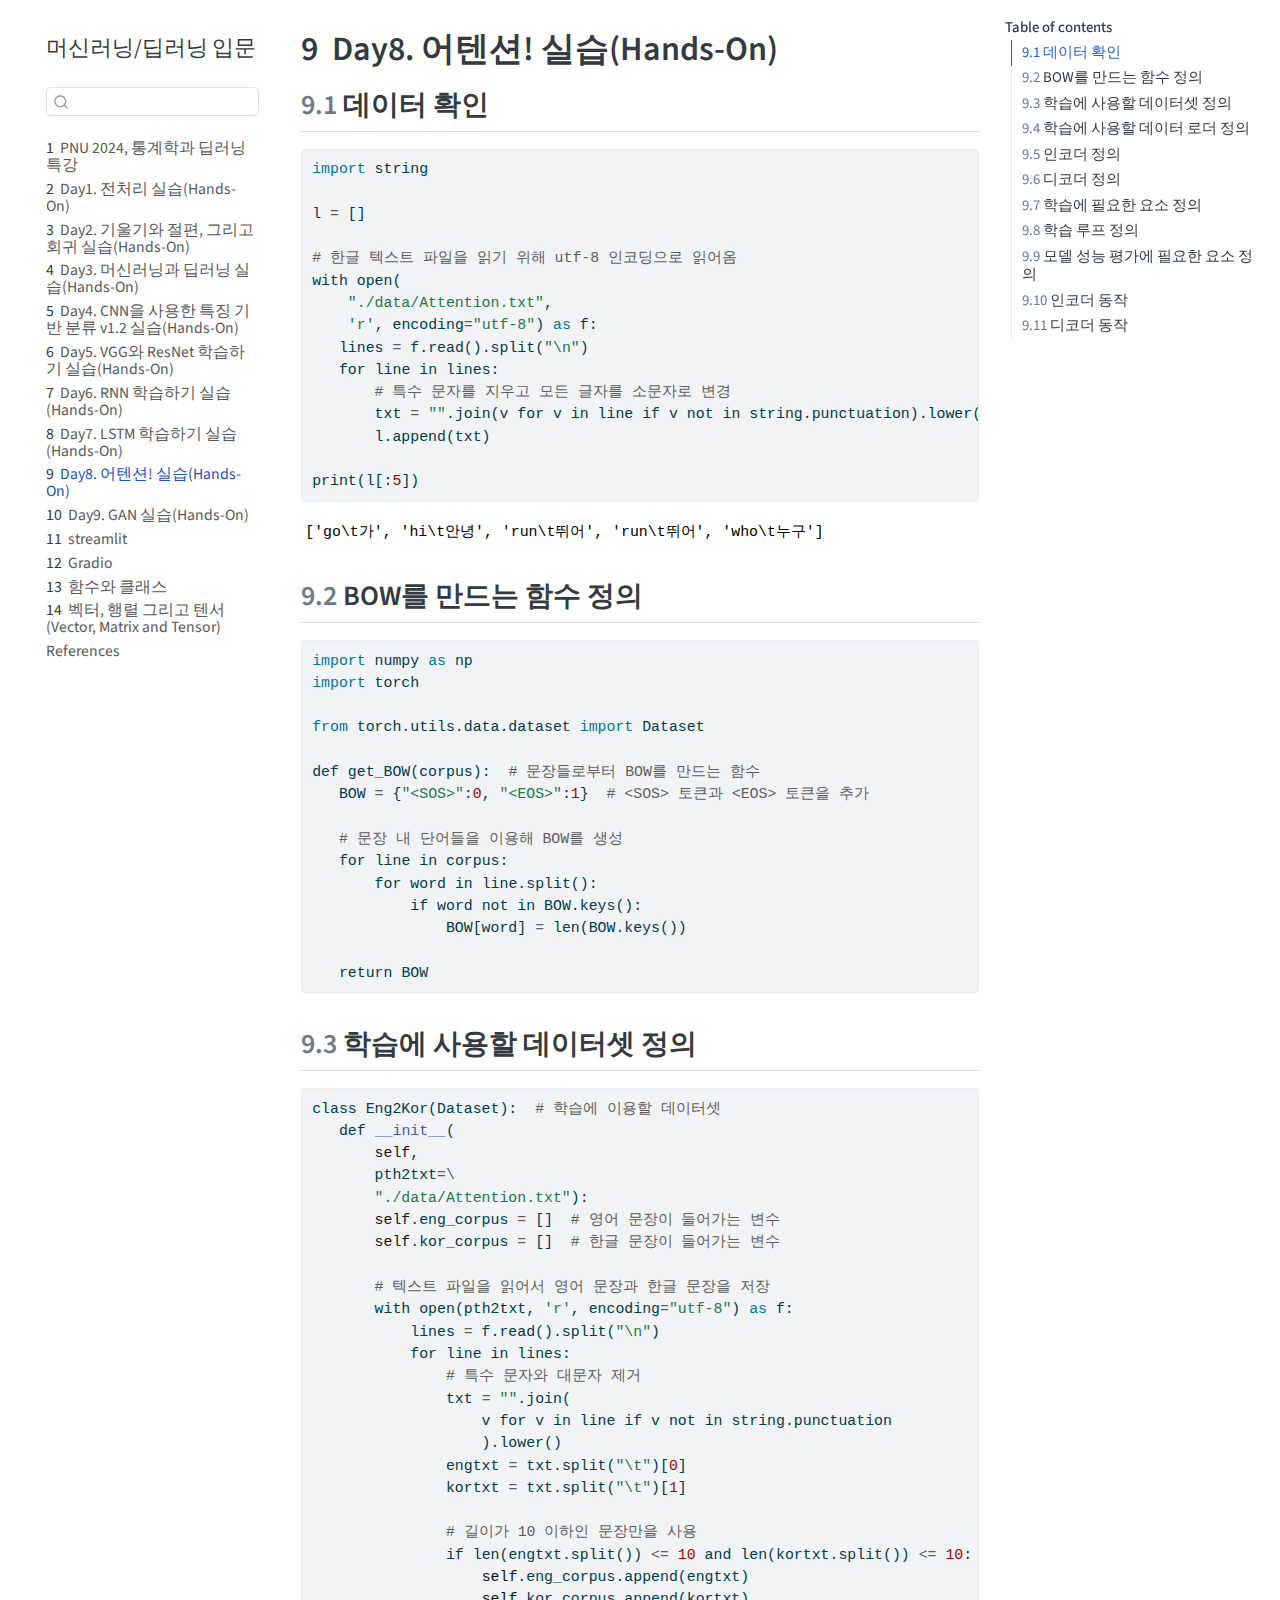
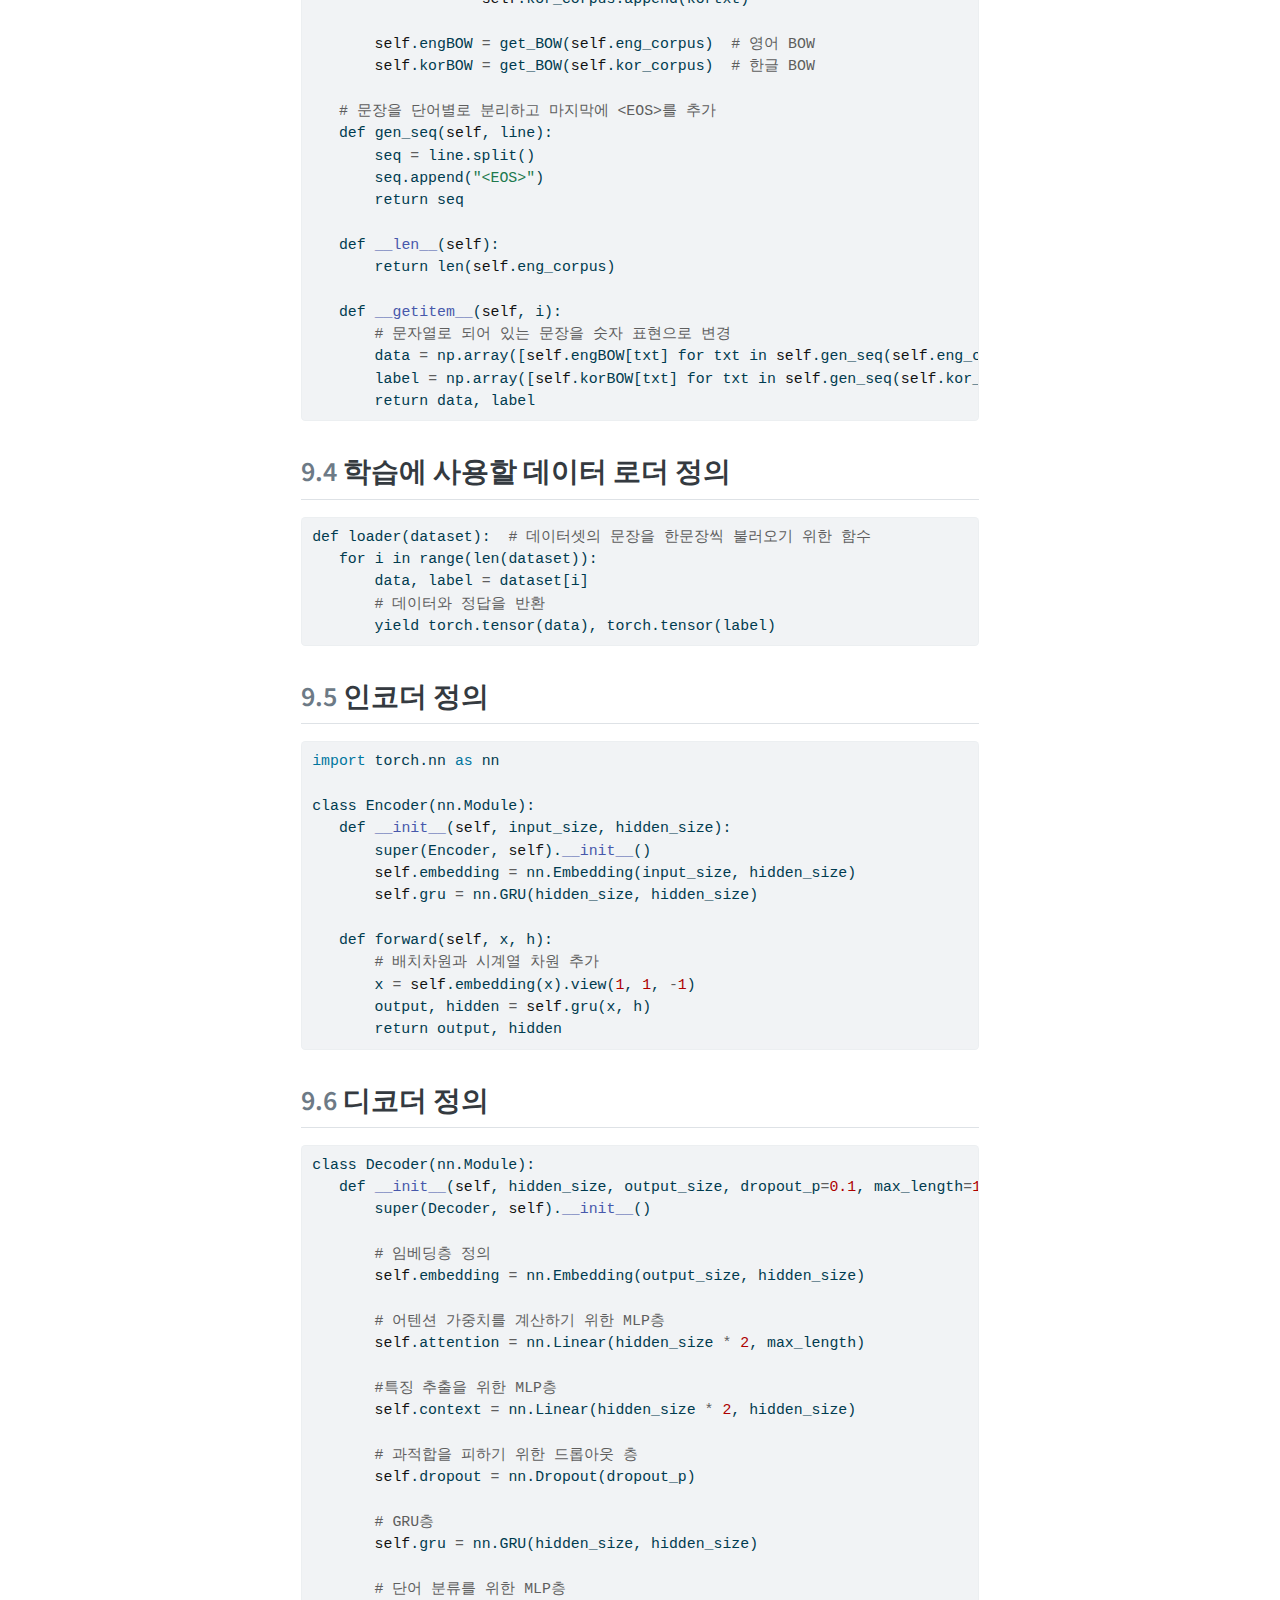
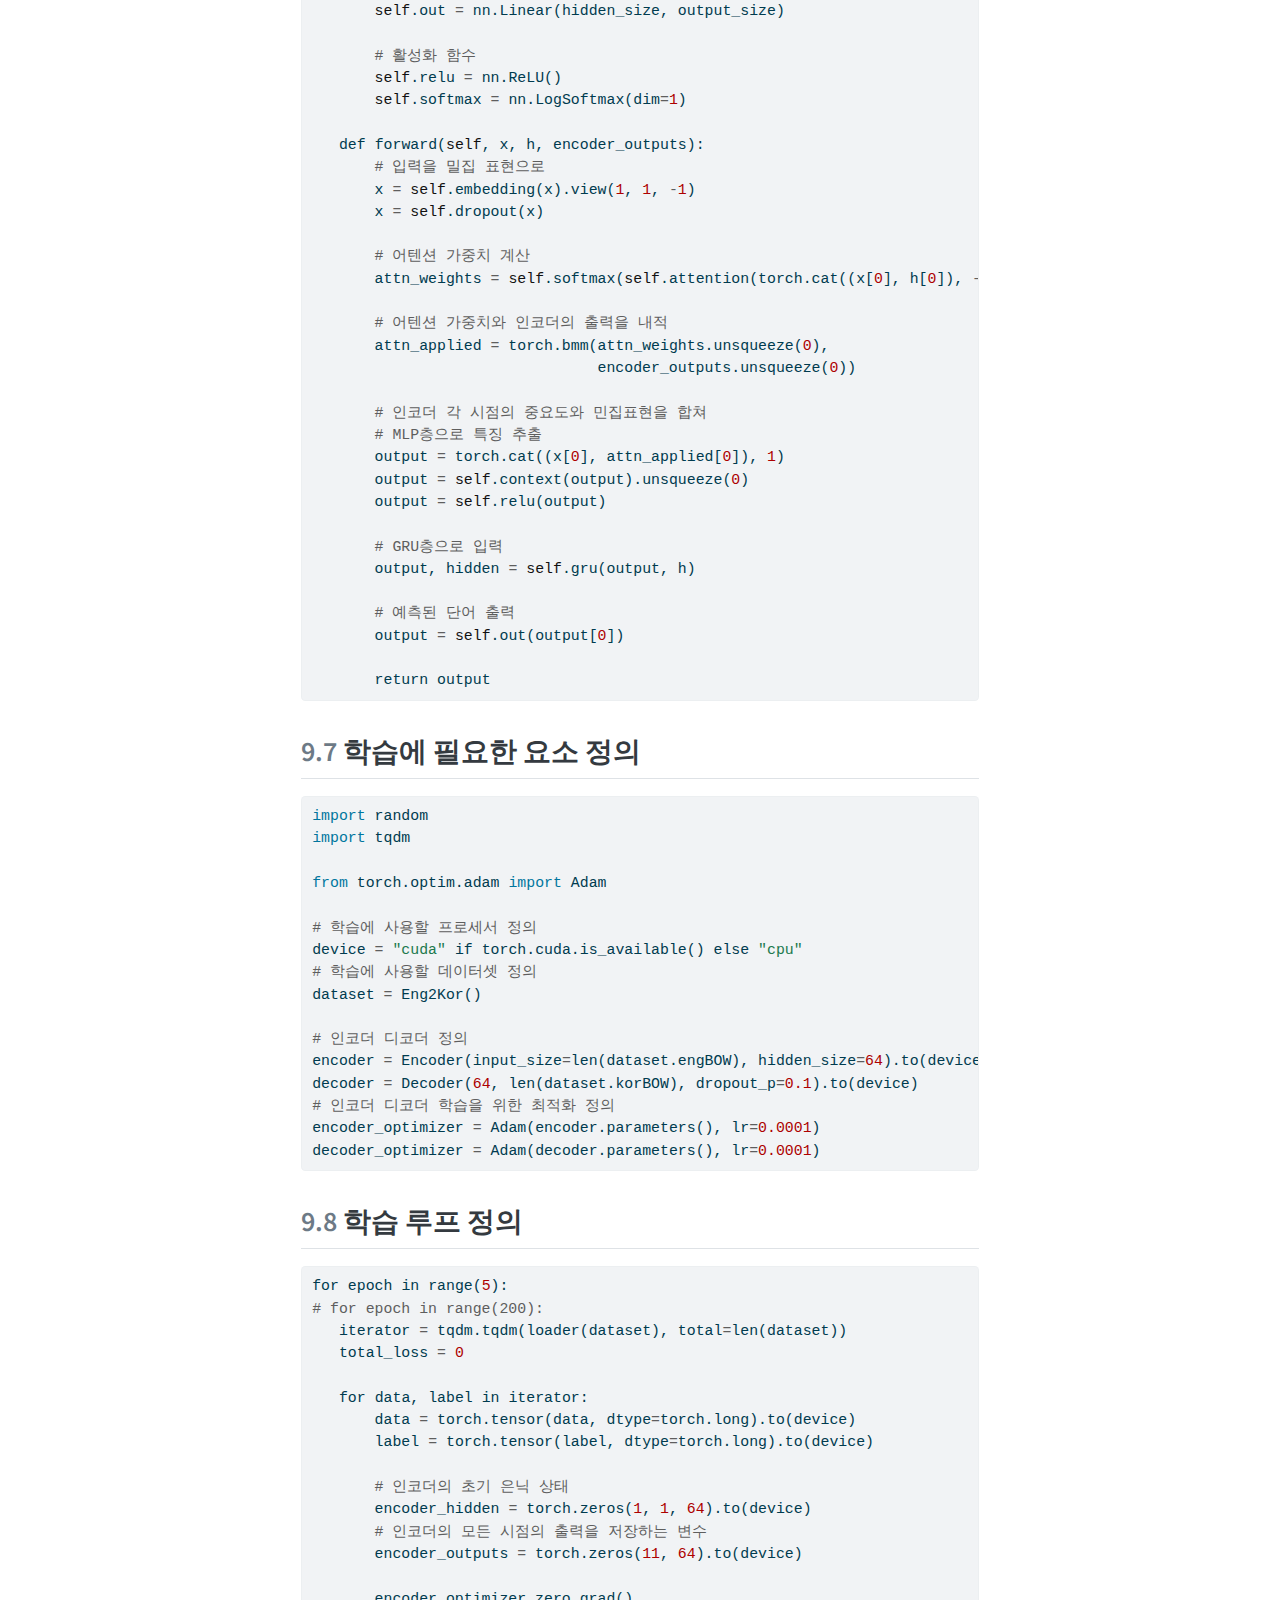
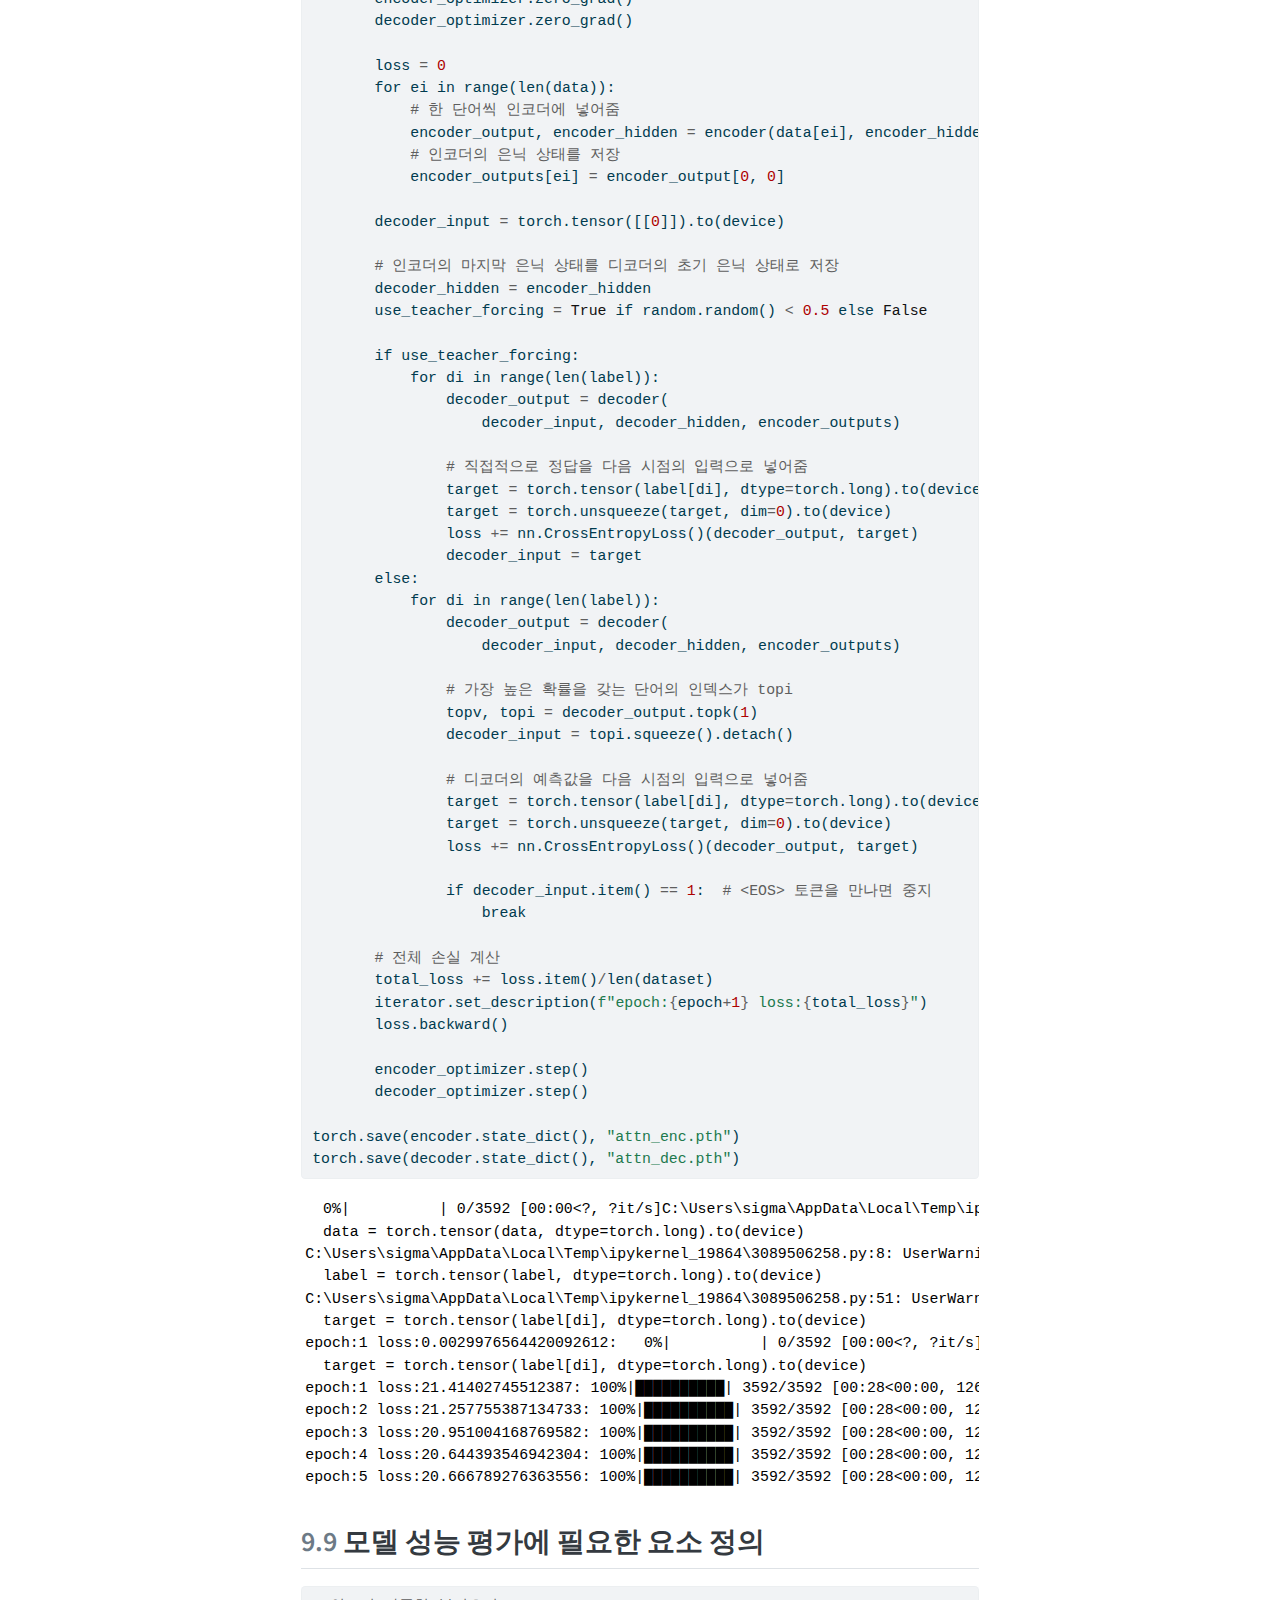
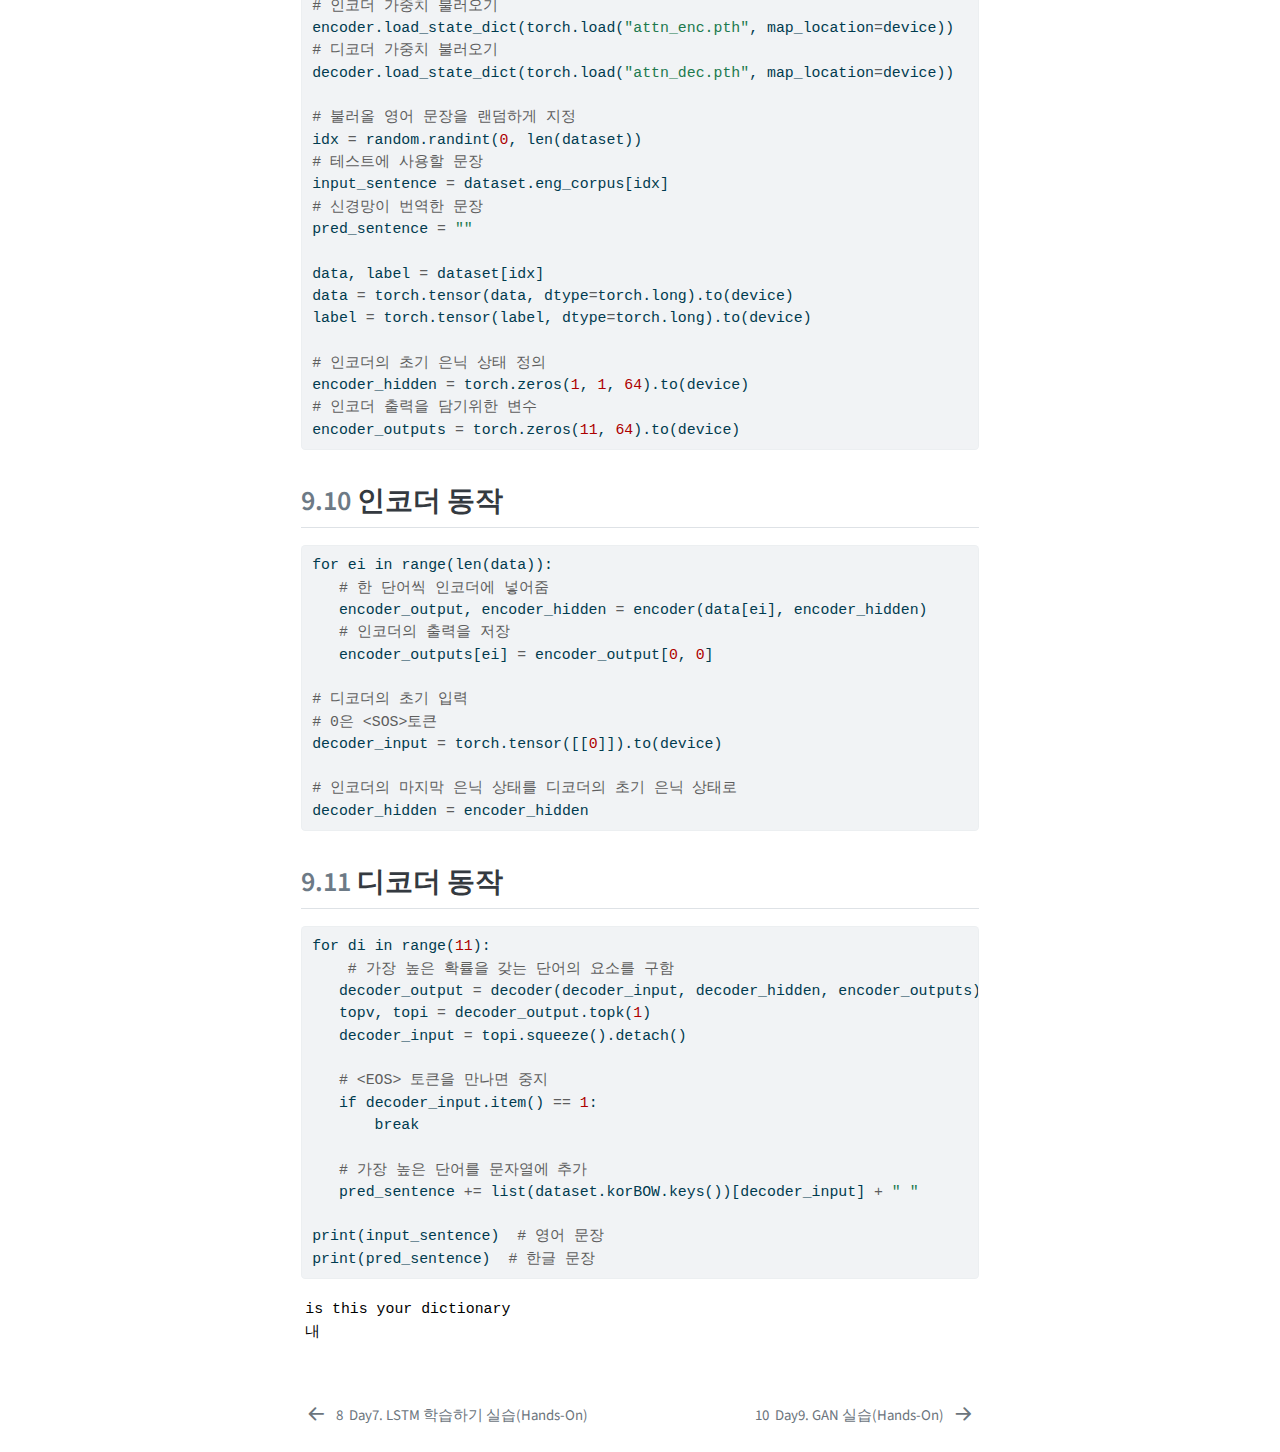
<file: docs/DL08.html>
<!DOCTYPE html>
<html xmlns="http://www.w3.org/1999/xhtml" lang="en" xml:lang="en"><head>

<meta charset="utf-8">
<meta name="generator" content="quarto-1.4.549">

<meta name="viewport" content="width=device-width, initial-scale=1.0, user-scalable=yes">


<title>머신러닝/딥러닝 입문 - 9&nbsp; Day8. 어텐션! 실습(Hands-On)</title>
<style>
code{white-space: pre-wrap;}
span.smallcaps{font-variant: small-caps;}
div.columns{display: flex; gap: min(4vw, 1.5em);}
div.column{flex: auto; overflow-x: auto;}
div.hanging-indent{margin-left: 1.5em; text-indent: -1.5em;}
ul.task-list{list-style: none;}
ul.task-list li input[type="checkbox"] {
  width: 0.8em;
  margin: 0 0.8em 0.2em -1em; /* quarto-specific, see https://github.com/quarto-dev/quarto-cli/issues/4556 */ 
  vertical-align: middle;
}
/* CSS for syntax highlighting */
pre > code.sourceCode { white-space: pre; position: relative; }
pre > code.sourceCode > span { line-height: 1.25; }
pre > code.sourceCode > span:empty { height: 1.2em; }
.sourceCode { overflow: visible; }
code.sourceCode > span { color: inherit; text-decoration: inherit; }
div.sourceCode { margin: 1em 0; }
pre.sourceCode { margin: 0; }
@media screen {
div.sourceCode { overflow: auto; }
}
@media print {
pre > code.sourceCode { white-space: pre-wrap; }
pre > code.sourceCode > span { text-indent: -5em; padding-left: 5em; }
}
pre.numberSource code
  { counter-reset: source-line 0; }
pre.numberSource code > span
  { position: relative; left: -4em; counter-increment: source-line; }
pre.numberSource code > span > a:first-child::before
  { content: counter(source-line);
    position: relative; left: -1em; text-align: right; vertical-align: baseline;
    border: none; display: inline-block;
    -webkit-touch-callout: none; -webkit-user-select: none;
    -khtml-user-select: none; -moz-user-select: none;
    -ms-user-select: none; user-select: none;
    padding: 0 4px; width: 4em;
  }
pre.numberSource { margin-left: 3em;  padding-left: 4px; }
div.sourceCode
  {   }
@media screen {
pre > code.sourceCode > span > a:first-child::before { text-decoration: underline; }
}
</style>


<script src="site_libs/quarto-nav/quarto-nav.js"></script>
<script src="site_libs/quarto-nav/headroom.min.js"></script>
<script src="site_libs/clipboard/clipboard.min.js"></script>
<script src="site_libs/quarto-search/autocomplete.umd.js"></script>
<script src="site_libs/quarto-search/fuse.min.js"></script>
<script src="site_libs/quarto-search/quarto-search.js"></script>
<meta name="quarto:offset" content="./">
<link href="./DL09.html" rel="next">
<link href="./DL07.html" rel="prev">
<script src="site_libs/quarto-html/quarto.js"></script>
<script src="site_libs/quarto-html/popper.min.js"></script>
<script src="site_libs/quarto-html/tippy.umd.min.js"></script>
<script src="site_libs/quarto-html/anchor.min.js"></script>
<link href="site_libs/quarto-html/tippy.css" rel="stylesheet">
<link href="site_libs/quarto-html/quarto-syntax-highlighting.css" rel="stylesheet" id="quarto-text-highlighting-styles">
<script src="site_libs/bootstrap/bootstrap.min.js"></script>
<link href="site_libs/bootstrap/bootstrap-icons.css" rel="stylesheet">
<link href="site_libs/bootstrap/bootstrap.min.css" rel="stylesheet" id="quarto-bootstrap" data-mode="light">
<script id="quarto-search-options" type="application/json">{
  "location": "sidebar",
  "copy-button": false,
  "collapse-after": 3,
  "panel-placement": "start",
  "type": "textbox",
  "limit": 50,
  "keyboard-shortcut": [
    "f",
    "/",
    "s"
  ],
  "show-item-context": false,
  "language": {
    "search-no-results-text": "No results",
    "search-matching-documents-text": "matching documents",
    "search-copy-link-title": "Copy link to search",
    "search-hide-matches-text": "Hide additional matches",
    "search-more-match-text": "more match in this document",
    "search-more-matches-text": "more matches in this document",
    "search-clear-button-title": "Clear",
    "search-text-placeholder": "",
    "search-detached-cancel-button-title": "Cancel",
    "search-submit-button-title": "Submit",
    "search-label": "Search"
  }
}</script>


</head>

<body class="nav-sidebar floating">

<div id="quarto-search-results"></div>
  <header id="quarto-header" class="headroom fixed-top">
  <nav class="quarto-secondary-nav">
    <div class="container-fluid d-flex">
      <button type="button" class="quarto-btn-toggle btn" data-bs-toggle="collapse" data-bs-target=".quarto-sidebar-collapse-item" aria-controls="quarto-sidebar" aria-expanded="false" aria-label="Toggle sidebar navigation" onclick="if (window.quartoToggleHeadroom) { window.quartoToggleHeadroom(); }">
        <i class="bi bi-layout-text-sidebar-reverse"></i>
      </button>
        <nav class="quarto-page-breadcrumbs" aria-label="breadcrumb"><ol class="breadcrumb"><li class="breadcrumb-item"><a href="./DL08.html"><span class="chapter-number">9</span>&nbsp; <span class="chapter-title">Day8. 어텐션! 실습(Hands-On)</span></a></li></ol></nav>
        <a class="flex-grow-1" role="button" data-bs-toggle="collapse" data-bs-target=".quarto-sidebar-collapse-item" aria-controls="quarto-sidebar" aria-expanded="false" aria-label="Toggle sidebar navigation" onclick="if (window.quartoToggleHeadroom) { window.quartoToggleHeadroom(); }">      
        </a>
      <button type="button" class="btn quarto-search-button" aria-label="" onclick="window.quartoOpenSearch();">
        <i class="bi bi-search"></i>
      </button>
    </div>
  </nav>
</header>
<!-- content -->
<div id="quarto-content" class="quarto-container page-columns page-rows-contents page-layout-article">
<!-- sidebar -->
  <nav id="quarto-sidebar" class="sidebar collapse collapse-horizontal quarto-sidebar-collapse-item sidebar-navigation floating overflow-auto">
    <div class="pt-lg-2 mt-2 text-left sidebar-header">
    <div class="sidebar-title mb-0 py-0">
      <a href="./">머신러닝/딥러닝 입문</a> 
    </div>
      </div>
        <div class="mt-2 flex-shrink-0 align-items-center">
        <div class="sidebar-search">
        <div id="quarto-search" class="" title="Search"></div>
        </div>
        </div>
    <div class="sidebar-menu-container"> 
    <ul class="list-unstyled mt-1">
        <li class="sidebar-item">
  <div class="sidebar-item-container"> 
  <a href="./index.html" class="sidebar-item-text sidebar-link">
 <span class="menu-text"><span class="chapter-number">1</span>&nbsp; <span class="chapter-title">PNU 2024, 통계학과 딥러닝 특강</span></span></a>
  </div>
</li>
        <li class="sidebar-item">
  <div class="sidebar-item-container"> 
  <a href="./DL01.html" class="sidebar-item-text sidebar-link">
 <span class="menu-text"><span class="chapter-number">2</span>&nbsp; <span class="chapter-title">Day1. 전처리 실습(Hands-On)</span></span></a>
  </div>
</li>
        <li class="sidebar-item">
  <div class="sidebar-item-container"> 
  <a href="./DL02.html" class="sidebar-item-text sidebar-link">
 <span class="menu-text"><span class="chapter-number">3</span>&nbsp; <span class="chapter-title">Day2. 기울기와 절편, 그리고 회귀 실습(Hands-On)</span></span></a>
  </div>
</li>
        <li class="sidebar-item">
  <div class="sidebar-item-container"> 
  <a href="./DL03.html" class="sidebar-item-text sidebar-link">
 <span class="menu-text"><span class="chapter-number">4</span>&nbsp; <span class="chapter-title">Day3. 머신러닝과 딥러닝 실습(Hands-On)</span></span></a>
  </div>
</li>
        <li class="sidebar-item">
  <div class="sidebar-item-container"> 
  <a href="./DL04.html" class="sidebar-item-text sidebar-link">
 <span class="menu-text"><span class="chapter-number">5</span>&nbsp; <span class="chapter-title">Day4. CNN을 사용한 특징 기반 분류 v1.2 실습(Hands-On)</span></span></a>
  </div>
</li>
        <li class="sidebar-item">
  <div class="sidebar-item-container"> 
  <a href="./DL05.html" class="sidebar-item-text sidebar-link">
 <span class="menu-text"><span class="chapter-number">6</span>&nbsp; <span class="chapter-title">Day5. VGG와 ResNet 학습하기 실습(Hands-On)</span></span></a>
  </div>
</li>
        <li class="sidebar-item">
  <div class="sidebar-item-container"> 
  <a href="./DL06.html" class="sidebar-item-text sidebar-link">
 <span class="menu-text"><span class="chapter-number">7</span>&nbsp; <span class="chapter-title">Day6. RNN 학습하기 실습(Hands-On)</span></span></a>
  </div>
</li>
        <li class="sidebar-item">
  <div class="sidebar-item-container"> 
  <a href="./DL07.html" class="sidebar-item-text sidebar-link">
 <span class="menu-text"><span class="chapter-number">8</span>&nbsp; <span class="chapter-title">Day7. LSTM 학습하기 실습(Hands-On)</span></span></a>
  </div>
</li>
        <li class="sidebar-item">
  <div class="sidebar-item-container"> 
  <a href="./DL08.html" class="sidebar-item-text sidebar-link active">
 <span class="menu-text"><span class="chapter-number">9</span>&nbsp; <span class="chapter-title">Day8. 어텐션! 실습(Hands-On)</span></span></a>
  </div>
</li>
        <li class="sidebar-item">
  <div class="sidebar-item-container"> 
  <a href="./DL09.html" class="sidebar-item-text sidebar-link">
 <span class="menu-text"><span class="chapter-number">10</span>&nbsp; <span class="chapter-title">Day9. GAN 실습(Hands-On)</span></span></a>
  </div>
</li>
        <li class="sidebar-item">
  <div class="sidebar-item-container"> 
  <a href="./DL10.html" class="sidebar-item-text sidebar-link">
 <span class="menu-text"><span class="chapter-number">11</span>&nbsp; <span class="chapter-title">streamlit</span></span></a>
  </div>
</li>
        <li class="sidebar-item">
  <div class="sidebar-item-container"> 
  <a href="./DL11.html" class="sidebar-item-text sidebar-link">
 <span class="menu-text"><span class="chapter-number">12</span>&nbsp; <span class="chapter-title">Gradio</span></span></a>
  </div>
</li>
        <li class="sidebar-item">
  <div class="sidebar-item-container"> 
  <a href="./DL00_Python.html" class="sidebar-item-text sidebar-link">
 <span class="menu-text"><span class="chapter-number">13</span>&nbsp; <span class="chapter-title">함수와 클래스</span></span></a>
  </div>
</li>
        <li class="sidebar-item">
  <div class="sidebar-item-container"> 
  <a href="./DL00_Torch.html" class="sidebar-item-text sidebar-link">
 <span class="menu-text"><span class="chapter-number">14</span>&nbsp; <span class="chapter-title">벡터, 행렬 그리고 텐서(Vector, Matrix and Tensor)</span></span></a>
  </div>
</li>
        <li class="sidebar-item">
  <div class="sidebar-item-container"> 
  <a href="./references.html" class="sidebar-item-text sidebar-link">
 <span class="menu-text">References</span></a>
  </div>
</li>
    </ul>
    </div>
</nav>
<div id="quarto-sidebar-glass" class="quarto-sidebar-collapse-item" data-bs-toggle="collapse" data-bs-target=".quarto-sidebar-collapse-item"></div>
<!-- margin-sidebar -->
    <div id="quarto-margin-sidebar" class="sidebar margin-sidebar">
        <nav id="TOC" role="doc-toc" class="toc-active">
    <h2 id="toc-title">Table of contents</h2>
   
  <ul>
  <li><a href="#데이터-확인" id="toc-데이터-확인" class="nav-link active" data-scroll-target="#데이터-확인"><span class="header-section-number">9.1</span> 데이터 확인</a></li>
  <li><a href="#bow를-만드는-함수-정의" id="toc-bow를-만드는-함수-정의" class="nav-link" data-scroll-target="#bow를-만드는-함수-정의"><span class="header-section-number">9.2</span> BOW를 만드는 함수 정의</a></li>
  <li><a href="#학습에-사용할-데이터셋-정의" id="toc-학습에-사용할-데이터셋-정의" class="nav-link" data-scroll-target="#학습에-사용할-데이터셋-정의"><span class="header-section-number">9.3</span> 학습에 사용할 데이터셋 정의</a></li>
  <li><a href="#학습에-사용할-데이터-로더-정의" id="toc-학습에-사용할-데이터-로더-정의" class="nav-link" data-scroll-target="#학습에-사용할-데이터-로더-정의"><span class="header-section-number">9.4</span> 학습에 사용할 데이터 로더 정의</a></li>
  <li><a href="#인코더-정의" id="toc-인코더-정의" class="nav-link" data-scroll-target="#인코더-정의"><span class="header-section-number">9.5</span> 인코더 정의</a></li>
  <li><a href="#디코더-정의" id="toc-디코더-정의" class="nav-link" data-scroll-target="#디코더-정의"><span class="header-section-number">9.6</span> 디코더 정의</a></li>
  <li><a href="#학습에-필요한-요소-정의" id="toc-학습에-필요한-요소-정의" class="nav-link" data-scroll-target="#학습에-필요한-요소-정의"><span class="header-section-number">9.7</span> 학습에 필요한 요소 정의</a></li>
  <li><a href="#학습-루프-정의" id="toc-학습-루프-정의" class="nav-link" data-scroll-target="#학습-루프-정의"><span class="header-section-number">9.8</span> 학습 루프 정의</a></li>
  <li><a href="#모델-성능-평가에-필요한-요소-정의" id="toc-모델-성능-평가에-필요한-요소-정의" class="nav-link" data-scroll-target="#모델-성능-평가에-필요한-요소-정의"><span class="header-section-number">9.9</span> 모델 성능 평가에 필요한 요소 정의</a></li>
  <li><a href="#인코더-동작" id="toc-인코더-동작" class="nav-link" data-scroll-target="#인코더-동작"><span class="header-section-number">9.10</span> 인코더 동작</a></li>
  <li><a href="#디코더-동작" id="toc-디코더-동작" class="nav-link" data-scroll-target="#디코더-동작"><span class="header-section-number">9.11</span> 디코더 동작</a></li>
  </ul>
</nav>
    </div>
<!-- main -->
<main class="content" id="quarto-document-content">

<header id="title-block-header" class="quarto-title-block default">
<div class="quarto-title">
<h1 class="title"><span class="chapter-number">9</span>&nbsp; <span class="chapter-title">Day8. 어텐션! 실습(Hands-On)</span></h1>
</div>



<div class="quarto-title-meta">

    
  
    
  </div>
  


</header>


<section id="데이터-확인" class="level2" data-number="9.1">
<h2 data-number="9.1" class="anchored" data-anchor-id="데이터-확인"><span class="header-section-number">9.1</span> 데이터 확인</h2>
<div id="cell-2" class="cell" data-outputid="58f926f7-a994-4415-d566-bee28e13cf54" data-execution_count="2">
<div class="sourceCode cell-code" id="cb1"><pre class="sourceCode python code-with-copy"><code class="sourceCode python"><span id="cb1-1"><a href="#cb1-1" aria-hidden="true" tabindex="-1"></a><span class="im">import</span> string</span>
<span id="cb1-2"><a href="#cb1-2" aria-hidden="true" tabindex="-1"></a></span>
<span id="cb1-3"><a href="#cb1-3" aria-hidden="true" tabindex="-1"></a>l <span class="op">=</span> []</span>
<span id="cb1-4"><a href="#cb1-4" aria-hidden="true" tabindex="-1"></a></span>
<span id="cb1-5"><a href="#cb1-5" aria-hidden="true" tabindex="-1"></a><span class="co"># 한글 텍스트 파일을 읽기 위해 utf-8 인코딩으로 읽어옴</span></span>
<span id="cb1-6"><a href="#cb1-6" aria-hidden="true" tabindex="-1"></a><span class="cf">with</span> <span class="bu">open</span>(</span>
<span id="cb1-7"><a href="#cb1-7" aria-hidden="true" tabindex="-1"></a>    <span class="st">"./data/Attention.txt"</span>,</span>
<span id="cb1-8"><a href="#cb1-8" aria-hidden="true" tabindex="-1"></a>    <span class="st">'r'</span>, encoding<span class="op">=</span><span class="st">"utf-8"</span>) <span class="im">as</span> f:</span>
<span id="cb1-9"><a href="#cb1-9" aria-hidden="true" tabindex="-1"></a>   lines <span class="op">=</span> f.read().split(<span class="st">"</span><span class="ch">\n</span><span class="st">"</span>)</span>
<span id="cb1-10"><a href="#cb1-10" aria-hidden="true" tabindex="-1"></a>   <span class="cf">for</span> line <span class="kw">in</span> lines:</span>
<span id="cb1-11"><a href="#cb1-11" aria-hidden="true" tabindex="-1"></a>       <span class="co"># 특수 문자를 지우고 모든 글자를 소문자로 변경</span></span>
<span id="cb1-12"><a href="#cb1-12" aria-hidden="true" tabindex="-1"></a>       txt <span class="op">=</span> <span class="st">""</span>.join(v <span class="cf">for</span> v <span class="kw">in</span> line <span class="cf">if</span> v <span class="kw">not</span> <span class="kw">in</span> string.punctuation).lower()</span>
<span id="cb1-13"><a href="#cb1-13" aria-hidden="true" tabindex="-1"></a>       l.append(txt)</span>
<span id="cb1-14"><a href="#cb1-14" aria-hidden="true" tabindex="-1"></a></span>
<span id="cb1-15"><a href="#cb1-15" aria-hidden="true" tabindex="-1"></a><span class="bu">print</span>(l[:<span class="dv">5</span>])</span></code><button title="Copy to Clipboard" class="code-copy-button"><i class="bi"></i></button></pre></div>
<div class="cell-output cell-output-stdout">
<pre><code>['go\t가', 'hi\t안녕', 'run\t뛰어', 'run\t뛰어', 'who\t누구']</code></pre>
</div>
</div>
</section>
<section id="bow를-만드는-함수-정의" class="level2" data-number="9.2">
<h2 data-number="9.2" class="anchored" data-anchor-id="bow를-만드는-함수-정의"><span class="header-section-number">9.2</span> BOW를 만드는 함수 정의</h2>
<div id="cell-4" class="cell" data-execution_count="3">
<div class="sourceCode cell-code" id="cb3"><pre class="sourceCode python code-with-copy"><code class="sourceCode python"><span id="cb3-1"><a href="#cb3-1" aria-hidden="true" tabindex="-1"></a><span class="im">import</span> numpy <span class="im">as</span> np</span>
<span id="cb3-2"><a href="#cb3-2" aria-hidden="true" tabindex="-1"></a><span class="im">import</span> torch</span>
<span id="cb3-3"><a href="#cb3-3" aria-hidden="true" tabindex="-1"></a></span>
<span id="cb3-4"><a href="#cb3-4" aria-hidden="true" tabindex="-1"></a><span class="im">from</span> torch.utils.data.dataset <span class="im">import</span> Dataset</span>
<span id="cb3-5"><a href="#cb3-5" aria-hidden="true" tabindex="-1"></a></span>
<span id="cb3-6"><a href="#cb3-6" aria-hidden="true" tabindex="-1"></a><span class="kw">def</span> get_BOW(corpus):  <span class="co"># 문장들로부터 BOW를 만드는 함수</span></span>
<span id="cb3-7"><a href="#cb3-7" aria-hidden="true" tabindex="-1"></a>   BOW <span class="op">=</span> {<span class="st">"&lt;SOS&gt;"</span>:<span class="dv">0</span>, <span class="st">"&lt;EOS&gt;"</span>:<span class="dv">1</span>}  <span class="co"># &lt;SOS&gt; 토큰과 &lt;EOS&gt; 토큰을 추가</span></span>
<span id="cb3-8"><a href="#cb3-8" aria-hidden="true" tabindex="-1"></a></span>
<span id="cb3-9"><a href="#cb3-9" aria-hidden="true" tabindex="-1"></a>   <span class="co"># 문장 내 단어들을 이용해 BOW를 생성</span></span>
<span id="cb3-10"><a href="#cb3-10" aria-hidden="true" tabindex="-1"></a>   <span class="cf">for</span> line <span class="kw">in</span> corpus:</span>
<span id="cb3-11"><a href="#cb3-11" aria-hidden="true" tabindex="-1"></a>       <span class="cf">for</span> word <span class="kw">in</span> line.split():</span>
<span id="cb3-12"><a href="#cb3-12" aria-hidden="true" tabindex="-1"></a>           <span class="cf">if</span> word <span class="kw">not</span> <span class="kw">in</span> BOW.keys():</span>
<span id="cb3-13"><a href="#cb3-13" aria-hidden="true" tabindex="-1"></a>               BOW[word] <span class="op">=</span> <span class="bu">len</span>(BOW.keys())</span>
<span id="cb3-14"><a href="#cb3-14" aria-hidden="true" tabindex="-1"></a></span>
<span id="cb3-15"><a href="#cb3-15" aria-hidden="true" tabindex="-1"></a>   <span class="cf">return</span> BOW</span></code><button title="Copy to Clipboard" class="code-copy-button"><i class="bi"></i></button></pre></div>
</div>
</section>
<section id="학습에-사용할-데이터셋-정의" class="level2" data-number="9.3">
<h2 data-number="9.3" class="anchored" data-anchor-id="학습에-사용할-데이터셋-정의"><span class="header-section-number">9.3</span> 학습에 사용할 데이터셋 정의</h2>
<div id="cell-6" class="cell" data-execution_count="4">
<div class="sourceCode cell-code" id="cb4"><pre class="sourceCode python code-with-copy"><code class="sourceCode python"><span id="cb4-1"><a href="#cb4-1" aria-hidden="true" tabindex="-1"></a><span class="kw">class</span> Eng2Kor(Dataset):  <span class="co"># 학습에 이용할 데이터셋</span></span>
<span id="cb4-2"><a href="#cb4-2" aria-hidden="true" tabindex="-1"></a>   <span class="kw">def</span> <span class="fu">__init__</span>(</span>
<span id="cb4-3"><a href="#cb4-3" aria-hidden="true" tabindex="-1"></a>       <span class="va">self</span>,</span>
<span id="cb4-4"><a href="#cb4-4" aria-hidden="true" tabindex="-1"></a>       pth2txt<span class="op">=\</span></span>
<span id="cb4-5"><a href="#cb4-5" aria-hidden="true" tabindex="-1"></a>       <span class="st">"./data/Attention.txt"</span>):</span>
<span id="cb4-6"><a href="#cb4-6" aria-hidden="true" tabindex="-1"></a>       <span class="va">self</span>.eng_corpus <span class="op">=</span> []  <span class="co"># 영어 문장이 들어가는 변수</span></span>
<span id="cb4-7"><a href="#cb4-7" aria-hidden="true" tabindex="-1"></a>       <span class="va">self</span>.kor_corpus <span class="op">=</span> []  <span class="co"># 한글 문장이 들어가는 변수</span></span>
<span id="cb4-8"><a href="#cb4-8" aria-hidden="true" tabindex="-1"></a></span>
<span id="cb4-9"><a href="#cb4-9" aria-hidden="true" tabindex="-1"></a>       <span class="co"># 텍스트 파일을 읽어서 영어 문장과 한글 문장을 저장</span></span>
<span id="cb4-10"><a href="#cb4-10" aria-hidden="true" tabindex="-1"></a>       <span class="cf">with</span> <span class="bu">open</span>(pth2txt, <span class="st">'r'</span>, encoding<span class="op">=</span><span class="st">"utf-8"</span>) <span class="im">as</span> f:</span>
<span id="cb4-11"><a href="#cb4-11" aria-hidden="true" tabindex="-1"></a>           lines <span class="op">=</span> f.read().split(<span class="st">"</span><span class="ch">\n</span><span class="st">"</span>)</span>
<span id="cb4-12"><a href="#cb4-12" aria-hidden="true" tabindex="-1"></a>           <span class="cf">for</span> line <span class="kw">in</span> lines:</span>
<span id="cb4-13"><a href="#cb4-13" aria-hidden="true" tabindex="-1"></a>               <span class="co"># 특수 문자와 대문자 제거</span></span>
<span id="cb4-14"><a href="#cb4-14" aria-hidden="true" tabindex="-1"></a>               txt <span class="op">=</span> <span class="st">""</span>.join(</span>
<span id="cb4-15"><a href="#cb4-15" aria-hidden="true" tabindex="-1"></a>                   v <span class="cf">for</span> v <span class="kw">in</span> line <span class="cf">if</span> v <span class="kw">not</span> <span class="kw">in</span> string.punctuation</span>
<span id="cb4-16"><a href="#cb4-16" aria-hidden="true" tabindex="-1"></a>                   ).lower()</span>
<span id="cb4-17"><a href="#cb4-17" aria-hidden="true" tabindex="-1"></a>               engtxt <span class="op">=</span> txt.split(<span class="st">"</span><span class="ch">\t</span><span class="st">"</span>)[<span class="dv">0</span>]</span>
<span id="cb4-18"><a href="#cb4-18" aria-hidden="true" tabindex="-1"></a>               kortxt <span class="op">=</span> txt.split(<span class="st">"</span><span class="ch">\t</span><span class="st">"</span>)[<span class="dv">1</span>]</span>
<span id="cb4-19"><a href="#cb4-19" aria-hidden="true" tabindex="-1"></a></span>
<span id="cb4-20"><a href="#cb4-20" aria-hidden="true" tabindex="-1"></a>               <span class="co"># 길이가 10 이하인 문장만을 사용</span></span>
<span id="cb4-21"><a href="#cb4-21" aria-hidden="true" tabindex="-1"></a>               <span class="cf">if</span> <span class="bu">len</span>(engtxt.split()) <span class="op">&lt;=</span> <span class="dv">10</span> <span class="kw">and</span> <span class="bu">len</span>(kortxt.split()) <span class="op">&lt;=</span> <span class="dv">10</span>:</span>
<span id="cb4-22"><a href="#cb4-22" aria-hidden="true" tabindex="-1"></a>                   <span class="va">self</span>.eng_corpus.append(engtxt)</span>
<span id="cb4-23"><a href="#cb4-23" aria-hidden="true" tabindex="-1"></a>                   <span class="va">self</span>.kor_corpus.append(kortxt)</span>
<span id="cb4-24"><a href="#cb4-24" aria-hidden="true" tabindex="-1"></a></span>
<span id="cb4-25"><a href="#cb4-25" aria-hidden="true" tabindex="-1"></a>       <span class="va">self</span>.engBOW <span class="op">=</span> get_BOW(<span class="va">self</span>.eng_corpus)  <span class="co"># 영어 BOW</span></span>
<span id="cb4-26"><a href="#cb4-26" aria-hidden="true" tabindex="-1"></a>       <span class="va">self</span>.korBOW <span class="op">=</span> get_BOW(<span class="va">self</span>.kor_corpus)  <span class="co"># 한글 BOW</span></span>
<span id="cb4-27"><a href="#cb4-27" aria-hidden="true" tabindex="-1"></a>   </span>
<span id="cb4-28"><a href="#cb4-28" aria-hidden="true" tabindex="-1"></a>   <span class="co"># 문장을 단어별로 분리하고 마지막에 &lt;EOS&gt;를 추가</span></span>
<span id="cb4-29"><a href="#cb4-29" aria-hidden="true" tabindex="-1"></a>   <span class="kw">def</span> gen_seq(<span class="va">self</span>, line):</span>
<span id="cb4-30"><a href="#cb4-30" aria-hidden="true" tabindex="-1"></a>       seq <span class="op">=</span> line.split()</span>
<span id="cb4-31"><a href="#cb4-31" aria-hidden="true" tabindex="-1"></a>       seq.append(<span class="st">"&lt;EOS&gt;"</span>)</span>
<span id="cb4-32"><a href="#cb4-32" aria-hidden="true" tabindex="-1"></a>       <span class="cf">return</span> seq</span>
<span id="cb4-33"><a href="#cb4-33" aria-hidden="true" tabindex="-1"></a>   </span>
<span id="cb4-34"><a href="#cb4-34" aria-hidden="true" tabindex="-1"></a>   <span class="kw">def</span> <span class="fu">__len__</span>(<span class="va">self</span>):</span>
<span id="cb4-35"><a href="#cb4-35" aria-hidden="true" tabindex="-1"></a>       <span class="cf">return</span> <span class="bu">len</span>(<span class="va">self</span>.eng_corpus)</span>
<span id="cb4-36"><a href="#cb4-36" aria-hidden="true" tabindex="-1"></a></span>
<span id="cb4-37"><a href="#cb4-37" aria-hidden="true" tabindex="-1"></a>   <span class="kw">def</span> <span class="fu">__getitem__</span>(<span class="va">self</span>, i):</span>
<span id="cb4-38"><a href="#cb4-38" aria-hidden="true" tabindex="-1"></a>       <span class="co"># 문자열로 되어 있는 문장을 숫자 표현으로 변경</span></span>
<span id="cb4-39"><a href="#cb4-39" aria-hidden="true" tabindex="-1"></a>       data <span class="op">=</span> np.array([<span class="va">self</span>.engBOW[txt] <span class="cf">for</span> txt <span class="kw">in</span> <span class="va">self</span>.gen_seq(<span class="va">self</span>.eng_corpus[i])])</span>
<span id="cb4-40"><a href="#cb4-40" aria-hidden="true" tabindex="-1"></a>       label <span class="op">=</span> np.array([<span class="va">self</span>.korBOW[txt] <span class="cf">for</span> txt <span class="kw">in</span> <span class="va">self</span>.gen_seq(<span class="va">self</span>.kor_corpus[i])])</span>
<span id="cb4-41"><a href="#cb4-41" aria-hidden="true" tabindex="-1"></a>       <span class="cf">return</span> data, label</span></code><button title="Copy to Clipboard" class="code-copy-button"><i class="bi"></i></button></pre></div>
</div>
</section>
<section id="학습에-사용할-데이터-로더-정의" class="level2" data-number="9.4">
<h2 data-number="9.4" class="anchored" data-anchor-id="학습에-사용할-데이터-로더-정의"><span class="header-section-number">9.4</span> 학습에 사용할 데이터 로더 정의</h2>
<div id="cell-8" class="cell" data-execution_count="5">
<div class="sourceCode cell-code" id="cb5"><pre class="sourceCode python code-with-copy"><code class="sourceCode python"><span id="cb5-1"><a href="#cb5-1" aria-hidden="true" tabindex="-1"></a><span class="kw">def</span> loader(dataset):  <span class="co"># 데이터셋의 문장을 한문장씩 불러오기 위한 함수</span></span>
<span id="cb5-2"><a href="#cb5-2" aria-hidden="true" tabindex="-1"></a>   <span class="cf">for</span> i <span class="kw">in</span> <span class="bu">range</span>(<span class="bu">len</span>(dataset)):</span>
<span id="cb5-3"><a href="#cb5-3" aria-hidden="true" tabindex="-1"></a>       data, label <span class="op">=</span> dataset[i]</span>
<span id="cb5-4"><a href="#cb5-4" aria-hidden="true" tabindex="-1"></a>       <span class="co"># 데이터와 정답을 반환</span></span>
<span id="cb5-5"><a href="#cb5-5" aria-hidden="true" tabindex="-1"></a>       <span class="cf">yield</span> torch.tensor(data), torch.tensor(label)</span></code><button title="Copy to Clipboard" class="code-copy-button"><i class="bi"></i></button></pre></div>
</div>
</section>
<section id="인코더-정의" class="level2" data-number="9.5">
<h2 data-number="9.5" class="anchored" data-anchor-id="인코더-정의"><span class="header-section-number">9.5</span> 인코더 정의</h2>
<div id="cell-10" class="cell" data-execution_count="7">
<div class="sourceCode cell-code" id="cb6"><pre class="sourceCode python code-with-copy"><code class="sourceCode python"><span id="cb6-1"><a href="#cb6-1" aria-hidden="true" tabindex="-1"></a><span class="im">import</span> torch.nn <span class="im">as</span> nn</span>
<span id="cb6-2"><a href="#cb6-2" aria-hidden="true" tabindex="-1"></a></span>
<span id="cb6-3"><a href="#cb6-3" aria-hidden="true" tabindex="-1"></a><span class="kw">class</span> Encoder(nn.Module):</span>
<span id="cb6-4"><a href="#cb6-4" aria-hidden="true" tabindex="-1"></a>   <span class="kw">def</span> <span class="fu">__init__</span>(<span class="va">self</span>, input_size, hidden_size):</span>
<span id="cb6-5"><a href="#cb6-5" aria-hidden="true" tabindex="-1"></a>       <span class="bu">super</span>(Encoder, <span class="va">self</span>).<span class="fu">__init__</span>()</span>
<span id="cb6-6"><a href="#cb6-6" aria-hidden="true" tabindex="-1"></a>       <span class="va">self</span>.embedding <span class="op">=</span> nn.Embedding(input_size, hidden_size)</span>
<span id="cb6-7"><a href="#cb6-7" aria-hidden="true" tabindex="-1"></a>       <span class="va">self</span>.gru <span class="op">=</span> nn.GRU(hidden_size, hidden_size)</span>
<span id="cb6-8"><a href="#cb6-8" aria-hidden="true" tabindex="-1"></a></span>
<span id="cb6-9"><a href="#cb6-9" aria-hidden="true" tabindex="-1"></a>   <span class="kw">def</span> forward(<span class="va">self</span>, x, h):</span>
<span id="cb6-10"><a href="#cb6-10" aria-hidden="true" tabindex="-1"></a>       <span class="co"># 배치차원과 시계열 차원 추가</span></span>
<span id="cb6-11"><a href="#cb6-11" aria-hidden="true" tabindex="-1"></a>       x <span class="op">=</span> <span class="va">self</span>.embedding(x).view(<span class="dv">1</span>, <span class="dv">1</span>, <span class="op">-</span><span class="dv">1</span>)</span>
<span id="cb6-12"><a href="#cb6-12" aria-hidden="true" tabindex="-1"></a>       output, hidden <span class="op">=</span> <span class="va">self</span>.gru(x, h)</span>
<span id="cb6-13"><a href="#cb6-13" aria-hidden="true" tabindex="-1"></a>       <span class="cf">return</span> output, hidden</span></code><button title="Copy to Clipboard" class="code-copy-button"><i class="bi"></i></button></pre></div>
</div>
</section>
<section id="디코더-정의" class="level2" data-number="9.6">
<h2 data-number="9.6" class="anchored" data-anchor-id="디코더-정의"><span class="header-section-number">9.6</span> 디코더 정의</h2>
<div id="cell-12" class="cell" data-execution_count="8">
<div class="sourceCode cell-code" id="cb7"><pre class="sourceCode python code-with-copy"><code class="sourceCode python"><span id="cb7-1"><a href="#cb7-1" aria-hidden="true" tabindex="-1"></a><span class="kw">class</span> Decoder(nn.Module):</span>
<span id="cb7-2"><a href="#cb7-2" aria-hidden="true" tabindex="-1"></a>   <span class="kw">def</span> <span class="fu">__init__</span>(<span class="va">self</span>, hidden_size, output_size, dropout_p<span class="op">=</span><span class="fl">0.1</span>, max_length<span class="op">=</span><span class="dv">11</span>):</span>
<span id="cb7-3"><a href="#cb7-3" aria-hidden="true" tabindex="-1"></a>       <span class="bu">super</span>(Decoder, <span class="va">self</span>).<span class="fu">__init__</span>()</span>
<span id="cb7-4"><a href="#cb7-4" aria-hidden="true" tabindex="-1"></a></span>
<span id="cb7-5"><a href="#cb7-5" aria-hidden="true" tabindex="-1"></a>       <span class="co"># 임베딩층 정의</span></span>
<span id="cb7-6"><a href="#cb7-6" aria-hidden="true" tabindex="-1"></a>       <span class="va">self</span>.embedding <span class="op">=</span> nn.Embedding(output_size, hidden_size)</span>
<span id="cb7-7"><a href="#cb7-7" aria-hidden="true" tabindex="-1"></a></span>
<span id="cb7-8"><a href="#cb7-8" aria-hidden="true" tabindex="-1"></a>       <span class="co"># 어텐션 가중치를 계산하기 위한 MLP층</span></span>
<span id="cb7-9"><a href="#cb7-9" aria-hidden="true" tabindex="-1"></a>       <span class="va">self</span>.attention <span class="op">=</span> nn.Linear(hidden_size <span class="op">*</span> <span class="dv">2</span>, max_length)</span>
<span id="cb7-10"><a href="#cb7-10" aria-hidden="true" tabindex="-1"></a></span>
<span id="cb7-11"><a href="#cb7-11" aria-hidden="true" tabindex="-1"></a>       <span class="co">#특징 추출을 위한 MLP층</span></span>
<span id="cb7-12"><a href="#cb7-12" aria-hidden="true" tabindex="-1"></a>       <span class="va">self</span>.context <span class="op">=</span> nn.Linear(hidden_size <span class="op">*</span> <span class="dv">2</span>, hidden_size)</span>
<span id="cb7-13"><a href="#cb7-13" aria-hidden="true" tabindex="-1"></a></span>
<span id="cb7-14"><a href="#cb7-14" aria-hidden="true" tabindex="-1"></a>       <span class="co"># 과적합을 피하기 위한 드롭아웃 층</span></span>
<span id="cb7-15"><a href="#cb7-15" aria-hidden="true" tabindex="-1"></a>       <span class="va">self</span>.dropout <span class="op">=</span> nn.Dropout(dropout_p)</span>
<span id="cb7-16"><a href="#cb7-16" aria-hidden="true" tabindex="-1"></a></span>
<span id="cb7-17"><a href="#cb7-17" aria-hidden="true" tabindex="-1"></a>       <span class="co"># GRU층</span></span>
<span id="cb7-18"><a href="#cb7-18" aria-hidden="true" tabindex="-1"></a>       <span class="va">self</span>.gru <span class="op">=</span> nn.GRU(hidden_size, hidden_size)</span>
<span id="cb7-19"><a href="#cb7-19" aria-hidden="true" tabindex="-1"></a></span>
<span id="cb7-20"><a href="#cb7-20" aria-hidden="true" tabindex="-1"></a>       <span class="co"># 단어 분류를 위한 MLP층</span></span>
<span id="cb7-21"><a href="#cb7-21" aria-hidden="true" tabindex="-1"></a>       <span class="va">self</span>.out <span class="op">=</span> nn.Linear(hidden_size, output_size)</span>
<span id="cb7-22"><a href="#cb7-22" aria-hidden="true" tabindex="-1"></a></span>
<span id="cb7-23"><a href="#cb7-23" aria-hidden="true" tabindex="-1"></a>       <span class="co"># 활성화 함수</span></span>
<span id="cb7-24"><a href="#cb7-24" aria-hidden="true" tabindex="-1"></a>       <span class="va">self</span>.relu <span class="op">=</span> nn.ReLU()</span>
<span id="cb7-25"><a href="#cb7-25" aria-hidden="true" tabindex="-1"></a>       <span class="va">self</span>.softmax <span class="op">=</span> nn.LogSoftmax(dim<span class="op">=</span><span class="dv">1</span>)</span>
<span id="cb7-26"><a href="#cb7-26" aria-hidden="true" tabindex="-1"></a></span>
<span id="cb7-27"><a href="#cb7-27" aria-hidden="true" tabindex="-1"></a>   <span class="kw">def</span> forward(<span class="va">self</span>, x, h, encoder_outputs):</span>
<span id="cb7-28"><a href="#cb7-28" aria-hidden="true" tabindex="-1"></a>       <span class="co"># 입력을 밀집 표현으로</span></span>
<span id="cb7-29"><a href="#cb7-29" aria-hidden="true" tabindex="-1"></a>       x <span class="op">=</span> <span class="va">self</span>.embedding(x).view(<span class="dv">1</span>, <span class="dv">1</span>, <span class="op">-</span><span class="dv">1</span>)</span>
<span id="cb7-30"><a href="#cb7-30" aria-hidden="true" tabindex="-1"></a>       x <span class="op">=</span> <span class="va">self</span>.dropout(x)</span>
<span id="cb7-31"><a href="#cb7-31" aria-hidden="true" tabindex="-1"></a></span>
<span id="cb7-32"><a href="#cb7-32" aria-hidden="true" tabindex="-1"></a>       <span class="co"># 어텐션 가중치 계산</span></span>
<span id="cb7-33"><a href="#cb7-33" aria-hidden="true" tabindex="-1"></a>       attn_weights <span class="op">=</span> <span class="va">self</span>.softmax(<span class="va">self</span>.attention(torch.cat((x[<span class="dv">0</span>], h[<span class="dv">0</span>]), <span class="op">-</span><span class="dv">1</span>)))</span>
<span id="cb7-34"><a href="#cb7-34" aria-hidden="true" tabindex="-1"></a></span>
<span id="cb7-35"><a href="#cb7-35" aria-hidden="true" tabindex="-1"></a>       <span class="co"># 어텐션 가중치와 인코더의 출력을 내적</span></span>
<span id="cb7-36"><a href="#cb7-36" aria-hidden="true" tabindex="-1"></a>       attn_applied <span class="op">=</span> torch.bmm(attn_weights.unsqueeze(<span class="dv">0</span>),</span>
<span id="cb7-37"><a href="#cb7-37" aria-hidden="true" tabindex="-1"></a>                                encoder_outputs.unsqueeze(<span class="dv">0</span>))</span>
<span id="cb7-38"><a href="#cb7-38" aria-hidden="true" tabindex="-1"></a></span>
<span id="cb7-39"><a href="#cb7-39" aria-hidden="true" tabindex="-1"></a>       <span class="co"># 인코더 각 시점의 중요도와 민집표현을 합쳐</span></span>
<span id="cb7-40"><a href="#cb7-40" aria-hidden="true" tabindex="-1"></a>       <span class="co"># MLP층으로 특징 추출</span></span>
<span id="cb7-41"><a href="#cb7-41" aria-hidden="true" tabindex="-1"></a>       output <span class="op">=</span> torch.cat((x[<span class="dv">0</span>], attn_applied[<span class="dv">0</span>]), <span class="dv">1</span>)</span>
<span id="cb7-42"><a href="#cb7-42" aria-hidden="true" tabindex="-1"></a>       output <span class="op">=</span> <span class="va">self</span>.context(output).unsqueeze(<span class="dv">0</span>)</span>
<span id="cb7-43"><a href="#cb7-43" aria-hidden="true" tabindex="-1"></a>       output <span class="op">=</span> <span class="va">self</span>.relu(output)</span>
<span id="cb7-44"><a href="#cb7-44" aria-hidden="true" tabindex="-1"></a></span>
<span id="cb7-45"><a href="#cb7-45" aria-hidden="true" tabindex="-1"></a>       <span class="co"># GRU층으로 입력</span></span>
<span id="cb7-46"><a href="#cb7-46" aria-hidden="true" tabindex="-1"></a>       output, hidden <span class="op">=</span> <span class="va">self</span>.gru(output, h)</span>
<span id="cb7-47"><a href="#cb7-47" aria-hidden="true" tabindex="-1"></a></span>
<span id="cb7-48"><a href="#cb7-48" aria-hidden="true" tabindex="-1"></a>       <span class="co"># 예측된 단어 출력</span></span>
<span id="cb7-49"><a href="#cb7-49" aria-hidden="true" tabindex="-1"></a>       output <span class="op">=</span> <span class="va">self</span>.out(output[<span class="dv">0</span>])</span>
<span id="cb7-50"><a href="#cb7-50" aria-hidden="true" tabindex="-1"></a></span>
<span id="cb7-51"><a href="#cb7-51" aria-hidden="true" tabindex="-1"></a>       <span class="cf">return</span> output</span></code><button title="Copy to Clipboard" class="code-copy-button"><i class="bi"></i></button></pre></div>
</div>
</section>
<section id="학습에-필요한-요소-정의" class="level2" data-number="9.7">
<h2 data-number="9.7" class="anchored" data-anchor-id="학습에-필요한-요소-정의"><span class="header-section-number">9.7</span> 학습에 필요한 요소 정의</h2>
<div id="cell-14" class="cell" data-execution_count="10">
<div class="sourceCode cell-code" id="cb8"><pre class="sourceCode python code-with-copy"><code class="sourceCode python"><span id="cb8-1"><a href="#cb8-1" aria-hidden="true" tabindex="-1"></a><span class="im">import</span> random</span>
<span id="cb8-2"><a href="#cb8-2" aria-hidden="true" tabindex="-1"></a><span class="im">import</span> tqdm</span>
<span id="cb8-3"><a href="#cb8-3" aria-hidden="true" tabindex="-1"></a></span>
<span id="cb8-4"><a href="#cb8-4" aria-hidden="true" tabindex="-1"></a><span class="im">from</span> torch.optim.adam <span class="im">import</span> Adam</span>
<span id="cb8-5"><a href="#cb8-5" aria-hidden="true" tabindex="-1"></a></span>
<span id="cb8-6"><a href="#cb8-6" aria-hidden="true" tabindex="-1"></a><span class="co"># 학습에 사용할 프로세서 정의</span></span>
<span id="cb8-7"><a href="#cb8-7" aria-hidden="true" tabindex="-1"></a>device <span class="op">=</span> <span class="st">"cuda"</span> <span class="cf">if</span> torch.cuda.is_available() <span class="cf">else</span> <span class="st">"cpu"</span></span>
<span id="cb8-8"><a href="#cb8-8" aria-hidden="true" tabindex="-1"></a><span class="co"># 학습에 사용할 데이터셋 정의</span></span>
<span id="cb8-9"><a href="#cb8-9" aria-hidden="true" tabindex="-1"></a>dataset <span class="op">=</span> Eng2Kor()</span>
<span id="cb8-10"><a href="#cb8-10" aria-hidden="true" tabindex="-1"></a></span>
<span id="cb8-11"><a href="#cb8-11" aria-hidden="true" tabindex="-1"></a><span class="co"># 인코더 디코더 정의</span></span>
<span id="cb8-12"><a href="#cb8-12" aria-hidden="true" tabindex="-1"></a>encoder <span class="op">=</span> Encoder(input_size<span class="op">=</span><span class="bu">len</span>(dataset.engBOW), hidden_size<span class="op">=</span><span class="dv">64</span>).to(device)</span>
<span id="cb8-13"><a href="#cb8-13" aria-hidden="true" tabindex="-1"></a>decoder <span class="op">=</span> Decoder(<span class="dv">64</span>, <span class="bu">len</span>(dataset.korBOW), dropout_p<span class="op">=</span><span class="fl">0.1</span>).to(device)</span>
<span id="cb8-14"><a href="#cb8-14" aria-hidden="true" tabindex="-1"></a><span class="co"># 인코더 디코더 학습을 위한 최적화 정의</span></span>
<span id="cb8-15"><a href="#cb8-15" aria-hidden="true" tabindex="-1"></a>encoder_optimizer <span class="op">=</span> Adam(encoder.parameters(), lr<span class="op">=</span><span class="fl">0.0001</span>)</span>
<span id="cb8-16"><a href="#cb8-16" aria-hidden="true" tabindex="-1"></a>decoder_optimizer <span class="op">=</span> Adam(decoder.parameters(), lr<span class="op">=</span><span class="fl">0.0001</span>)</span></code><button title="Copy to Clipboard" class="code-copy-button"><i class="bi"></i></button></pre></div>
</div>
</section>
<section id="학습-루프-정의" class="level2" data-number="9.8">
<h2 data-number="9.8" class="anchored" data-anchor-id="학습-루프-정의"><span class="header-section-number">9.8</span> 학습 루프 정의</h2>
<div id="cell-16" class="cell" data-execution_count="12">
<div class="sourceCode cell-code" id="cb9"><pre class="sourceCode python code-with-copy"><code class="sourceCode python"><span id="cb9-1"><a href="#cb9-1" aria-hidden="true" tabindex="-1"></a><span class="cf">for</span> epoch <span class="kw">in</span> <span class="bu">range</span>(<span class="dv">5</span>):</span>
<span id="cb9-2"><a href="#cb9-2" aria-hidden="true" tabindex="-1"></a><span class="co"># for epoch in range(200):</span></span>
<span id="cb9-3"><a href="#cb9-3" aria-hidden="true" tabindex="-1"></a>   iterator <span class="op">=</span> tqdm.tqdm(loader(dataset), total<span class="op">=</span><span class="bu">len</span>(dataset))</span>
<span id="cb9-4"><a href="#cb9-4" aria-hidden="true" tabindex="-1"></a>   total_loss <span class="op">=</span> <span class="dv">0</span></span>
<span id="cb9-5"><a href="#cb9-5" aria-hidden="true" tabindex="-1"></a></span>
<span id="cb9-6"><a href="#cb9-6" aria-hidden="true" tabindex="-1"></a>   <span class="cf">for</span> data, label <span class="kw">in</span> iterator:</span>
<span id="cb9-7"><a href="#cb9-7" aria-hidden="true" tabindex="-1"></a>       data <span class="op">=</span> torch.tensor(data, dtype<span class="op">=</span>torch.<span class="bu">long</span>).to(device)</span>
<span id="cb9-8"><a href="#cb9-8" aria-hidden="true" tabindex="-1"></a>       label <span class="op">=</span> torch.tensor(label, dtype<span class="op">=</span>torch.<span class="bu">long</span>).to(device)</span>
<span id="cb9-9"><a href="#cb9-9" aria-hidden="true" tabindex="-1"></a></span>
<span id="cb9-10"><a href="#cb9-10" aria-hidden="true" tabindex="-1"></a>       <span class="co"># 인코더의 초기 은닉 상태</span></span>
<span id="cb9-11"><a href="#cb9-11" aria-hidden="true" tabindex="-1"></a>       encoder_hidden <span class="op">=</span> torch.zeros(<span class="dv">1</span>, <span class="dv">1</span>, <span class="dv">64</span>).to(device)</span>
<span id="cb9-12"><a href="#cb9-12" aria-hidden="true" tabindex="-1"></a>       <span class="co"># 인코더의 모든 시점의 출력을 저장하는 변수</span></span>
<span id="cb9-13"><a href="#cb9-13" aria-hidden="true" tabindex="-1"></a>       encoder_outputs <span class="op">=</span> torch.zeros(<span class="dv">11</span>, <span class="dv">64</span>).to(device)</span>
<span id="cb9-14"><a href="#cb9-14" aria-hidden="true" tabindex="-1"></a></span>
<span id="cb9-15"><a href="#cb9-15" aria-hidden="true" tabindex="-1"></a>       encoder_optimizer.zero_grad()</span>
<span id="cb9-16"><a href="#cb9-16" aria-hidden="true" tabindex="-1"></a>       decoder_optimizer.zero_grad()</span>
<span id="cb9-17"><a href="#cb9-17" aria-hidden="true" tabindex="-1"></a></span>
<span id="cb9-18"><a href="#cb9-18" aria-hidden="true" tabindex="-1"></a>       loss <span class="op">=</span> <span class="dv">0</span></span>
<span id="cb9-19"><a href="#cb9-19" aria-hidden="true" tabindex="-1"></a>       <span class="cf">for</span> ei <span class="kw">in</span> <span class="bu">range</span>(<span class="bu">len</span>(data)):</span>
<span id="cb9-20"><a href="#cb9-20" aria-hidden="true" tabindex="-1"></a>           <span class="co"># 한 단어씩 인코더에 넣어줌</span></span>
<span id="cb9-21"><a href="#cb9-21" aria-hidden="true" tabindex="-1"></a>           encoder_output, encoder_hidden <span class="op">=</span> encoder(data[ei], encoder_hidden)</span>
<span id="cb9-22"><a href="#cb9-22" aria-hidden="true" tabindex="-1"></a>           <span class="co"># 인코더의 은닉 상태를 저장</span></span>
<span id="cb9-23"><a href="#cb9-23" aria-hidden="true" tabindex="-1"></a>           encoder_outputs[ei] <span class="op">=</span> encoder_output[<span class="dv">0</span>, <span class="dv">0</span>]</span>
<span id="cb9-24"><a href="#cb9-24" aria-hidden="true" tabindex="-1"></a></span>
<span id="cb9-25"><a href="#cb9-25" aria-hidden="true" tabindex="-1"></a>       decoder_input <span class="op">=</span> torch.tensor([[<span class="dv">0</span>]]).to(device)</span>
<span id="cb9-26"><a href="#cb9-26" aria-hidden="true" tabindex="-1"></a></span>
<span id="cb9-27"><a href="#cb9-27" aria-hidden="true" tabindex="-1"></a>       <span class="co"># 인코더의 마지막 은닉 상태를 디코더의 초기 은닉 상태로 저장</span></span>
<span id="cb9-28"><a href="#cb9-28" aria-hidden="true" tabindex="-1"></a>       decoder_hidden <span class="op">=</span> encoder_hidden</span>
<span id="cb9-29"><a href="#cb9-29" aria-hidden="true" tabindex="-1"></a>       use_teacher_forcing <span class="op">=</span> <span class="va">True</span> <span class="cf">if</span> random.random() <span class="op">&lt;</span> <span class="fl">0.5</span> <span class="cf">else</span> <span class="va">False</span></span>
<span id="cb9-30"><a href="#cb9-30" aria-hidden="true" tabindex="-1"></a></span>
<span id="cb9-31"><a href="#cb9-31" aria-hidden="true" tabindex="-1"></a>       <span class="cf">if</span> use_teacher_forcing:</span>
<span id="cb9-32"><a href="#cb9-32" aria-hidden="true" tabindex="-1"></a>           <span class="cf">for</span> di <span class="kw">in</span> <span class="bu">range</span>(<span class="bu">len</span>(label)):</span>
<span id="cb9-33"><a href="#cb9-33" aria-hidden="true" tabindex="-1"></a>               decoder_output <span class="op">=</span> decoder(</span>
<span id="cb9-34"><a href="#cb9-34" aria-hidden="true" tabindex="-1"></a>                   decoder_input, decoder_hidden, encoder_outputs)</span>
<span id="cb9-35"><a href="#cb9-35" aria-hidden="true" tabindex="-1"></a></span>
<span id="cb9-36"><a href="#cb9-36" aria-hidden="true" tabindex="-1"></a>               <span class="co"># 직접적으로 정답을 다음 시점의 입력으로 넣어줌</span></span>
<span id="cb9-37"><a href="#cb9-37" aria-hidden="true" tabindex="-1"></a>               target <span class="op">=</span> torch.tensor(label[di], dtype<span class="op">=</span>torch.<span class="bu">long</span>).to(device)</span>
<span id="cb9-38"><a href="#cb9-38" aria-hidden="true" tabindex="-1"></a>               target <span class="op">=</span> torch.unsqueeze(target, dim<span class="op">=</span><span class="dv">0</span>).to(device)</span>
<span id="cb9-39"><a href="#cb9-39" aria-hidden="true" tabindex="-1"></a>               loss <span class="op">+=</span> nn.CrossEntropyLoss()(decoder_output, target)</span>
<span id="cb9-40"><a href="#cb9-40" aria-hidden="true" tabindex="-1"></a>               decoder_input <span class="op">=</span> target</span>
<span id="cb9-41"><a href="#cb9-41" aria-hidden="true" tabindex="-1"></a>       <span class="cf">else</span>:</span>
<span id="cb9-42"><a href="#cb9-42" aria-hidden="true" tabindex="-1"></a>           <span class="cf">for</span> di <span class="kw">in</span> <span class="bu">range</span>(<span class="bu">len</span>(label)):</span>
<span id="cb9-43"><a href="#cb9-43" aria-hidden="true" tabindex="-1"></a>               decoder_output <span class="op">=</span> decoder(</span>
<span id="cb9-44"><a href="#cb9-44" aria-hidden="true" tabindex="-1"></a>                   decoder_input, decoder_hidden, encoder_outputs)</span>
<span id="cb9-45"><a href="#cb9-45" aria-hidden="true" tabindex="-1"></a></span>
<span id="cb9-46"><a href="#cb9-46" aria-hidden="true" tabindex="-1"></a>               <span class="co"># 가장 높은 확률을 갖는 단어의 인덱스가 topi</span></span>
<span id="cb9-47"><a href="#cb9-47" aria-hidden="true" tabindex="-1"></a>               topv, topi <span class="op">=</span> decoder_output.topk(<span class="dv">1</span>)</span>
<span id="cb9-48"><a href="#cb9-48" aria-hidden="true" tabindex="-1"></a>               decoder_input <span class="op">=</span> topi.squeeze().detach()</span>
<span id="cb9-49"><a href="#cb9-49" aria-hidden="true" tabindex="-1"></a></span>
<span id="cb9-50"><a href="#cb9-50" aria-hidden="true" tabindex="-1"></a>               <span class="co"># 디코더의 예측값을 다음 시점의 입력으로 넣어줌</span></span>
<span id="cb9-51"><a href="#cb9-51" aria-hidden="true" tabindex="-1"></a>               target <span class="op">=</span> torch.tensor(label[di], dtype<span class="op">=</span>torch.<span class="bu">long</span>).to(device)</span>
<span id="cb9-52"><a href="#cb9-52" aria-hidden="true" tabindex="-1"></a>               target <span class="op">=</span> torch.unsqueeze(target, dim<span class="op">=</span><span class="dv">0</span>).to(device)</span>
<span id="cb9-53"><a href="#cb9-53" aria-hidden="true" tabindex="-1"></a>               loss <span class="op">+=</span> nn.CrossEntropyLoss()(decoder_output, target)</span>
<span id="cb9-54"><a href="#cb9-54" aria-hidden="true" tabindex="-1"></a></span>
<span id="cb9-55"><a href="#cb9-55" aria-hidden="true" tabindex="-1"></a>               <span class="cf">if</span> decoder_input.item() <span class="op">==</span> <span class="dv">1</span>:  <span class="co"># &lt;EOS&gt; 토큰을 만나면 중지</span></span>
<span id="cb9-56"><a href="#cb9-56" aria-hidden="true" tabindex="-1"></a>                   <span class="cf">break</span></span>
<span id="cb9-57"><a href="#cb9-57" aria-hidden="true" tabindex="-1"></a>       </span>
<span id="cb9-58"><a href="#cb9-58" aria-hidden="true" tabindex="-1"></a>       <span class="co"># 전체 손실 계산</span></span>
<span id="cb9-59"><a href="#cb9-59" aria-hidden="true" tabindex="-1"></a>       total_loss <span class="op">+=</span> loss.item()<span class="op">/</span><span class="bu">len</span>(dataset)</span>
<span id="cb9-60"><a href="#cb9-60" aria-hidden="true" tabindex="-1"></a>       iterator.set_description(<span class="ss">f"epoch:</span><span class="sc">{</span>epoch<span class="op">+</span><span class="dv">1</span><span class="sc">}</span><span class="ss"> loss:</span><span class="sc">{</span>total_loss<span class="sc">}</span><span class="ss">"</span>)</span>
<span id="cb9-61"><a href="#cb9-61" aria-hidden="true" tabindex="-1"></a>       loss.backward()</span>
<span id="cb9-62"><a href="#cb9-62" aria-hidden="true" tabindex="-1"></a></span>
<span id="cb9-63"><a href="#cb9-63" aria-hidden="true" tabindex="-1"></a>       encoder_optimizer.step()</span>
<span id="cb9-64"><a href="#cb9-64" aria-hidden="true" tabindex="-1"></a>       decoder_optimizer.step()</span>
<span id="cb9-65"><a href="#cb9-65" aria-hidden="true" tabindex="-1"></a></span>
<span id="cb9-66"><a href="#cb9-66" aria-hidden="true" tabindex="-1"></a>torch.save(encoder.state_dict(), <span class="st">"attn_enc.pth"</span>)</span>
<span id="cb9-67"><a href="#cb9-67" aria-hidden="true" tabindex="-1"></a>torch.save(decoder.state_dict(), <span class="st">"attn_dec.pth"</span>)</span></code><button title="Copy to Clipboard" class="code-copy-button"><i class="bi"></i></button></pre></div>
<div class="cell-output cell-output-stderr">
<pre><code>  0%|          | 0/3592 [00:00&lt;?, ?it/s]C:\Users\sigma\AppData\Local\Temp\ipykernel_19864\3089506258.py:7: UserWarning: To copy construct from a tensor, it is recommended to use sourceTensor.clone().detach() or sourceTensor.clone().detach().requires_grad_(True), rather than torch.tensor(sourceTensor).
  data = torch.tensor(data, dtype=torch.long).to(device)
C:\Users\sigma\AppData\Local\Temp\ipykernel_19864\3089506258.py:8: UserWarning: To copy construct from a tensor, it is recommended to use sourceTensor.clone().detach() or sourceTensor.clone().detach().requires_grad_(True), rather than torch.tensor(sourceTensor).
  label = torch.tensor(label, dtype=torch.long).to(device)
C:\Users\sigma\AppData\Local\Temp\ipykernel_19864\3089506258.py:51: UserWarning: To copy construct from a tensor, it is recommended to use sourceTensor.clone().detach() or sourceTensor.clone().detach().requires_grad_(True), rather than torch.tensor(sourceTensor).
  target = torch.tensor(label[di], dtype=torch.long).to(device)
epoch:1 loss:0.0029976564420092612:   0%|          | 0/3592 [00:00&lt;?, ?it/s]C:\Users\sigma\AppData\Local\Temp\ipykernel_19864\3089506258.py:37: UserWarning: To copy construct from a tensor, it is recommended to use sourceTensor.clone().detach() or sourceTensor.clone().detach().requires_grad_(True), rather than torch.tensor(sourceTensor).
  target = torch.tensor(label[di], dtype=torch.long).to(device)
epoch:1 loss:21.41402745512387: 100%|██████████| 3592/3592 [00:28&lt;00:00, 126.35it/s] 
epoch:2 loss:21.257755387134733: 100%|██████████| 3592/3592 [00:28&lt;00:00, 126.99it/s]
epoch:3 loss:20.951004168769582: 100%|██████████| 3592/3592 [00:28&lt;00:00, 127.23it/s]
epoch:4 loss:20.644393546942304: 100%|██████████| 3592/3592 [00:28&lt;00:00, 126.48it/s]
epoch:5 loss:20.666789276363556: 100%|██████████| 3592/3592 [00:28&lt;00:00, 125.34it/s]</code></pre>
</div>
</div>
</section>
<section id="모델-성능-평가에-필요한-요소-정의" class="level2" data-number="9.9">
<h2 data-number="9.9" class="anchored" data-anchor-id="모델-성능-평가에-필요한-요소-정의"><span class="header-section-number">9.9</span> 모델 성능 평가에 필요한 요소 정의</h2>
<div id="cell-18" class="cell" data-execution_count="13">
<div class="sourceCode cell-code" id="cb11"><pre class="sourceCode python code-with-copy"><code class="sourceCode python"><span id="cb11-1"><a href="#cb11-1" aria-hidden="true" tabindex="-1"></a><span class="co"># 인코더 가중치 불러오기</span></span>
<span id="cb11-2"><a href="#cb11-2" aria-hidden="true" tabindex="-1"></a>encoder.load_state_dict(torch.load(<span class="st">"attn_enc.pth"</span>, map_location<span class="op">=</span>device))</span>
<span id="cb11-3"><a href="#cb11-3" aria-hidden="true" tabindex="-1"></a><span class="co"># 디코더 가중치 불러오기</span></span>
<span id="cb11-4"><a href="#cb11-4" aria-hidden="true" tabindex="-1"></a>decoder.load_state_dict(torch.load(<span class="st">"attn_dec.pth"</span>, map_location<span class="op">=</span>device))</span>
<span id="cb11-5"><a href="#cb11-5" aria-hidden="true" tabindex="-1"></a></span>
<span id="cb11-6"><a href="#cb11-6" aria-hidden="true" tabindex="-1"></a><span class="co"># 불러올 영어 문장을 랜덤하게 지정</span></span>
<span id="cb11-7"><a href="#cb11-7" aria-hidden="true" tabindex="-1"></a>idx <span class="op">=</span> random.randint(<span class="dv">0</span>, <span class="bu">len</span>(dataset))</span>
<span id="cb11-8"><a href="#cb11-8" aria-hidden="true" tabindex="-1"></a><span class="co"># 테스트에 사용할 문장</span></span>
<span id="cb11-9"><a href="#cb11-9" aria-hidden="true" tabindex="-1"></a>input_sentence <span class="op">=</span> dataset.eng_corpus[idx]</span>
<span id="cb11-10"><a href="#cb11-10" aria-hidden="true" tabindex="-1"></a><span class="co"># 신경망이 번역한 문장</span></span>
<span id="cb11-11"><a href="#cb11-11" aria-hidden="true" tabindex="-1"></a>pred_sentence <span class="op">=</span> <span class="st">""</span></span>
<span id="cb11-12"><a href="#cb11-12" aria-hidden="true" tabindex="-1"></a></span>
<span id="cb11-13"><a href="#cb11-13" aria-hidden="true" tabindex="-1"></a>data, label <span class="op">=</span> dataset[idx]</span>
<span id="cb11-14"><a href="#cb11-14" aria-hidden="true" tabindex="-1"></a>data <span class="op">=</span> torch.tensor(data, dtype<span class="op">=</span>torch.<span class="bu">long</span>).to(device)</span>
<span id="cb11-15"><a href="#cb11-15" aria-hidden="true" tabindex="-1"></a>label <span class="op">=</span> torch.tensor(label, dtype<span class="op">=</span>torch.<span class="bu">long</span>).to(device)</span>
<span id="cb11-16"><a href="#cb11-16" aria-hidden="true" tabindex="-1"></a></span>
<span id="cb11-17"><a href="#cb11-17" aria-hidden="true" tabindex="-1"></a><span class="co"># 인코더의 초기 은닉 상태 정의</span></span>
<span id="cb11-18"><a href="#cb11-18" aria-hidden="true" tabindex="-1"></a>encoder_hidden <span class="op">=</span> torch.zeros(<span class="dv">1</span>, <span class="dv">1</span>, <span class="dv">64</span>).to(device)</span>
<span id="cb11-19"><a href="#cb11-19" aria-hidden="true" tabindex="-1"></a><span class="co"># 인코더 출력을 담기위한 변수</span></span>
<span id="cb11-20"><a href="#cb11-20" aria-hidden="true" tabindex="-1"></a>encoder_outputs <span class="op">=</span> torch.zeros(<span class="dv">11</span>, <span class="dv">64</span>).to(device)</span></code><button title="Copy to Clipboard" class="code-copy-button"><i class="bi"></i></button></pre></div>
</div>
</section>
<section id="인코더-동작" class="level2" data-number="9.10">
<h2 data-number="9.10" class="anchored" data-anchor-id="인코더-동작"><span class="header-section-number">9.10</span> 인코더 동작</h2>
<div id="cell-20" class="cell" data-execution_count="14">
<div class="sourceCode cell-code" id="cb12"><pre class="sourceCode python code-with-copy"><code class="sourceCode python"><span id="cb12-1"><a href="#cb12-1" aria-hidden="true" tabindex="-1"></a><span class="cf">for</span> ei <span class="kw">in</span> <span class="bu">range</span>(<span class="bu">len</span>(data)):</span>
<span id="cb12-2"><a href="#cb12-2" aria-hidden="true" tabindex="-1"></a>   <span class="co"># 한 단어씩 인코더에 넣어줌</span></span>
<span id="cb12-3"><a href="#cb12-3" aria-hidden="true" tabindex="-1"></a>   encoder_output, encoder_hidden <span class="op">=</span> encoder(data[ei], encoder_hidden)</span>
<span id="cb12-4"><a href="#cb12-4" aria-hidden="true" tabindex="-1"></a>   <span class="co"># 인코더의 출력을 저장</span></span>
<span id="cb12-5"><a href="#cb12-5" aria-hidden="true" tabindex="-1"></a>   encoder_outputs[ei] <span class="op">=</span> encoder_output[<span class="dv">0</span>, <span class="dv">0</span>]</span>
<span id="cb12-6"><a href="#cb12-6" aria-hidden="true" tabindex="-1"></a></span>
<span id="cb12-7"><a href="#cb12-7" aria-hidden="true" tabindex="-1"></a><span class="co"># 디코더의 초기 입력</span></span>
<span id="cb12-8"><a href="#cb12-8" aria-hidden="true" tabindex="-1"></a><span class="co"># 0은 &lt;SOS&gt;토큰</span></span>
<span id="cb12-9"><a href="#cb12-9" aria-hidden="true" tabindex="-1"></a>decoder_input <span class="op">=</span> torch.tensor([[<span class="dv">0</span>]]).to(device)</span>
<span id="cb12-10"><a href="#cb12-10" aria-hidden="true" tabindex="-1"></a></span>
<span id="cb12-11"><a href="#cb12-11" aria-hidden="true" tabindex="-1"></a><span class="co"># 인코더의 마지막 은닉 상태를 디코더의 초기 은닉 상태로</span></span>
<span id="cb12-12"><a href="#cb12-12" aria-hidden="true" tabindex="-1"></a>decoder_hidden <span class="op">=</span> encoder_hidden</span></code><button title="Copy to Clipboard" class="code-copy-button"><i class="bi"></i></button></pre></div>
</div>
</section>
<section id="디코더-동작" class="level2" data-number="9.11">
<h2 data-number="9.11" class="anchored" data-anchor-id="디코더-동작"><span class="header-section-number">9.11</span> 디코더 동작</h2>
<div id="cell-22" class="cell" data-outputid="cd6c79e9-5906-4840-9a0c-d535715edc52" data-execution_count="15">
<div class="sourceCode cell-code" id="cb13"><pre class="sourceCode python code-with-copy"><code class="sourceCode python"><span id="cb13-1"><a href="#cb13-1" aria-hidden="true" tabindex="-1"></a><span class="cf">for</span> di <span class="kw">in</span> <span class="bu">range</span>(<span class="dv">11</span>):</span>
<span id="cb13-2"><a href="#cb13-2" aria-hidden="true" tabindex="-1"></a>    <span class="co"># 가장 높은 확률을 갖는 단어의 요소를 구함</span></span>
<span id="cb13-3"><a href="#cb13-3" aria-hidden="true" tabindex="-1"></a>   decoder_output <span class="op">=</span> decoder(decoder_input, decoder_hidden, encoder_outputs)</span>
<span id="cb13-4"><a href="#cb13-4" aria-hidden="true" tabindex="-1"></a>   topv, topi <span class="op">=</span> decoder_output.topk(<span class="dv">1</span>)</span>
<span id="cb13-5"><a href="#cb13-5" aria-hidden="true" tabindex="-1"></a>   decoder_input <span class="op">=</span> topi.squeeze().detach()</span>
<span id="cb13-6"><a href="#cb13-6" aria-hidden="true" tabindex="-1"></a></span>
<span id="cb13-7"><a href="#cb13-7" aria-hidden="true" tabindex="-1"></a>   <span class="co"># &lt;EOS&gt; 토큰을 만나면 중지</span></span>
<span id="cb13-8"><a href="#cb13-8" aria-hidden="true" tabindex="-1"></a>   <span class="cf">if</span> decoder_input.item() <span class="op">==</span> <span class="dv">1</span>:</span>
<span id="cb13-9"><a href="#cb13-9" aria-hidden="true" tabindex="-1"></a>       <span class="cf">break</span></span>
<span id="cb13-10"><a href="#cb13-10" aria-hidden="true" tabindex="-1"></a></span>
<span id="cb13-11"><a href="#cb13-11" aria-hidden="true" tabindex="-1"></a>   <span class="co"># 가장 높은 단어를 문자열에 추가</span></span>
<span id="cb13-12"><a href="#cb13-12" aria-hidden="true" tabindex="-1"></a>   pred_sentence <span class="op">+=</span> <span class="bu">list</span>(dataset.korBOW.keys())[decoder_input] <span class="op">+</span> <span class="st">" "</span></span>
<span id="cb13-13"><a href="#cb13-13" aria-hidden="true" tabindex="-1"></a></span>
<span id="cb13-14"><a href="#cb13-14" aria-hidden="true" tabindex="-1"></a><span class="bu">print</span>(input_sentence)  <span class="co"># 영어 문장</span></span>
<span id="cb13-15"><a href="#cb13-15" aria-hidden="true" tabindex="-1"></a><span class="bu">print</span>(pred_sentence)  <span class="co"># 한글 문장</span></span></code><button title="Copy to Clipboard" class="code-copy-button"><i class="bi"></i></button></pre></div>
<div class="cell-output cell-output-stdout">
<pre><code>is this your dictionary
내 </code></pre>
</div>
</div>


</section>

</main> <!-- /main -->
<script id="quarto-html-after-body" type="application/javascript">
window.document.addEventListener("DOMContentLoaded", function (event) {
  const toggleBodyColorMode = (bsSheetEl) => {
    const mode = bsSheetEl.getAttribute("data-mode");
    const bodyEl = window.document.querySelector("body");
    if (mode === "dark") {
      bodyEl.classList.add("quarto-dark");
      bodyEl.classList.remove("quarto-light");
    } else {
      bodyEl.classList.add("quarto-light");
      bodyEl.classList.remove("quarto-dark");
    }
  }
  const toggleBodyColorPrimary = () => {
    const bsSheetEl = window.document.querySelector("link#quarto-bootstrap");
    if (bsSheetEl) {
      toggleBodyColorMode(bsSheetEl);
    }
  }
  toggleBodyColorPrimary();  
  const icon = "";
  const anchorJS = new window.AnchorJS();
  anchorJS.options = {
    placement: 'right',
    icon: icon
  };
  anchorJS.add('.anchored');
  const isCodeAnnotation = (el) => {
    for (const clz of el.classList) {
      if (clz.startsWith('code-annotation-')) {                     
        return true;
      }
    }
    return false;
  }
  const clipboard = new window.ClipboardJS('.code-copy-button', {
    text: function(trigger) {
      const codeEl = trigger.previousElementSibling.cloneNode(true);
      for (const childEl of codeEl.children) {
        if (isCodeAnnotation(childEl)) {
          childEl.remove();
        }
      }
      return codeEl.innerText;
    }
  });
  clipboard.on('success', function(e) {
    // button target
    const button = e.trigger;
    // don't keep focus
    button.blur();
    // flash "checked"
    button.classList.add('code-copy-button-checked');
    var currentTitle = button.getAttribute("title");
    button.setAttribute("title", "Copied!");
    let tooltip;
    if (window.bootstrap) {
      button.setAttribute("data-bs-toggle", "tooltip");
      button.setAttribute("data-bs-placement", "left");
      button.setAttribute("data-bs-title", "Copied!");
      tooltip = new bootstrap.Tooltip(button, 
        { trigger: "manual", 
          customClass: "code-copy-button-tooltip",
          offset: [0, -8]});
      tooltip.show();    
    }
    setTimeout(function() {
      if (tooltip) {
        tooltip.hide();
        button.removeAttribute("data-bs-title");
        button.removeAttribute("data-bs-toggle");
        button.removeAttribute("data-bs-placement");
      }
      button.setAttribute("title", currentTitle);
      button.classList.remove('code-copy-button-checked');
    }, 1000);
    // clear code selection
    e.clearSelection();
  });
  function tippyHover(el, contentFn, onTriggerFn, onUntriggerFn) {
    const config = {
      allowHTML: true,
      maxWidth: 500,
      delay: 100,
      arrow: false,
      appendTo: function(el) {
          return el.parentElement;
      },
      interactive: true,
      interactiveBorder: 10,
      theme: 'quarto',
      placement: 'bottom-start',
    };
    if (contentFn) {
      config.content = contentFn;
    }
    if (onTriggerFn) {
      config.onTrigger = onTriggerFn;
    }
    if (onUntriggerFn) {
      config.onUntrigger = onUntriggerFn;
    }
    window.tippy(el, config); 
  }
  const noterefs = window.document.querySelectorAll('a[role="doc-noteref"]');
  for (var i=0; i<noterefs.length; i++) {
    const ref = noterefs[i];
    tippyHover(ref, function() {
      // use id or data attribute instead here
      let href = ref.getAttribute('data-footnote-href') || ref.getAttribute('href');
      try { href = new URL(href).hash; } catch {}
      const id = href.replace(/^#\/?/, "");
      const note = window.document.getElementById(id);
      return note.innerHTML;
    });
  }
  const xrefs = window.document.querySelectorAll('a.quarto-xref');
  const processXRef = (id, note) => {
    // Strip column container classes
    const stripColumnClz = (el) => {
      el.classList.remove("page-full", "page-columns");
      if (el.children) {
        for (const child of el.children) {
          stripColumnClz(child);
        }
      }
    }
    stripColumnClz(note)
    if (id === null || id.startsWith('sec-')) {
      // Special case sections, only their first couple elements
      const container = document.createElement("div");
      if (note.children && note.children.length > 2) {
        container.appendChild(note.children[0].cloneNode(true));
        for (let i = 1; i < note.children.length; i++) {
          const child = note.children[i];
          if (child.tagName === "P" && child.innerText === "") {
            continue;
          } else {
            container.appendChild(child.cloneNode(true));
            break;
          }
        }
        if (window.Quarto?.typesetMath) {
          window.Quarto.typesetMath(container);
        }
        return container.innerHTML
      } else {
        if (window.Quarto?.typesetMath) {
          window.Quarto.typesetMath(note);
        }
        return note.innerHTML;
      }
    } else {
      // Remove any anchor links if they are present
      const anchorLink = note.querySelector('a.anchorjs-link');
      if (anchorLink) {
        anchorLink.remove();
      }
      if (window.Quarto?.typesetMath) {
        window.Quarto.typesetMath(note);
      }
      // TODO in 1.5, we should make sure this works without a callout special case
      if (note.classList.contains("callout")) {
        return note.outerHTML;
      } else {
        return note.innerHTML;
      }
    }
  }
  for (var i=0; i<xrefs.length; i++) {
    const xref = xrefs[i];
    tippyHover(xref, undefined, function(instance) {
      instance.disable();
      let url = xref.getAttribute('href');
      let hash = undefined; 
      if (url.startsWith('#')) {
        hash = url;
      } else {
        try { hash = new URL(url).hash; } catch {}
      }
      if (hash) {
        const id = hash.replace(/^#\/?/, "");
        const note = window.document.getElementById(id);
        if (note !== null) {
          try {
            const html = processXRef(id, note.cloneNode(true));
            instance.setContent(html);
          } finally {
            instance.enable();
            instance.show();
          }
        } else {
          // See if we can fetch this
          fetch(url.split('#')[0])
          .then(res => res.text())
          .then(html => {
            const parser = new DOMParser();
            const htmlDoc = parser.parseFromString(html, "text/html");
            const note = htmlDoc.getElementById(id);
            if (note !== null) {
              const html = processXRef(id, note);
              instance.setContent(html);
            } 
          }).finally(() => {
            instance.enable();
            instance.show();
          });
        }
      } else {
        // See if we can fetch a full url (with no hash to target)
        // This is a special case and we should probably do some content thinning / targeting
        fetch(url)
        .then(res => res.text())
        .then(html => {
          const parser = new DOMParser();
          const htmlDoc = parser.parseFromString(html, "text/html");
          const note = htmlDoc.querySelector('main.content');
          if (note !== null) {
            // This should only happen for chapter cross references
            // (since there is no id in the URL)
            // remove the first header
            if (note.children.length > 0 && note.children[0].tagName === "HEADER") {
              note.children[0].remove();
            }
            const html = processXRef(null, note);
            instance.setContent(html);
          } 
        }).finally(() => {
          instance.enable();
          instance.show();
        });
      }
    }, function(instance) {
    });
  }
      let selectedAnnoteEl;
      const selectorForAnnotation = ( cell, annotation) => {
        let cellAttr = 'data-code-cell="' + cell + '"';
        let lineAttr = 'data-code-annotation="' +  annotation + '"';
        const selector = 'span[' + cellAttr + '][' + lineAttr + ']';
        return selector;
      }
      const selectCodeLines = (annoteEl) => {
        const doc = window.document;
        const targetCell = annoteEl.getAttribute("data-target-cell");
        const targetAnnotation = annoteEl.getAttribute("data-target-annotation");
        const annoteSpan = window.document.querySelector(selectorForAnnotation(targetCell, targetAnnotation));
        const lines = annoteSpan.getAttribute("data-code-lines").split(",");
        const lineIds = lines.map((line) => {
          return targetCell + "-" + line;
        })
        let top = null;
        let height = null;
        let parent = null;
        if (lineIds.length > 0) {
            //compute the position of the single el (top and bottom and make a div)
            const el = window.document.getElementById(lineIds[0]);
            top = el.offsetTop;
            height = el.offsetHeight;
            parent = el.parentElement.parentElement;
          if (lineIds.length > 1) {
            const lastEl = window.document.getElementById(lineIds[lineIds.length - 1]);
            const bottom = lastEl.offsetTop + lastEl.offsetHeight;
            height = bottom - top;
          }
          if (top !== null && height !== null && parent !== null) {
            // cook up a div (if necessary) and position it 
            let div = window.document.getElementById("code-annotation-line-highlight");
            if (div === null) {
              div = window.document.createElement("div");
              div.setAttribute("id", "code-annotation-line-highlight");
              div.style.position = 'absolute';
              parent.appendChild(div);
            }
            div.style.top = top - 2 + "px";
            div.style.height = height + 4 + "px";
            div.style.left = 0;
            let gutterDiv = window.document.getElementById("code-annotation-line-highlight-gutter");
            if (gutterDiv === null) {
              gutterDiv = window.document.createElement("div");
              gutterDiv.setAttribute("id", "code-annotation-line-highlight-gutter");
              gutterDiv.style.position = 'absolute';
              const codeCell = window.document.getElementById(targetCell);
              const gutter = codeCell.querySelector('.code-annotation-gutter');
              gutter.appendChild(gutterDiv);
            }
            gutterDiv.style.top = top - 2 + "px";
            gutterDiv.style.height = height + 4 + "px";
          }
          selectedAnnoteEl = annoteEl;
        }
      };
      const unselectCodeLines = () => {
        const elementsIds = ["code-annotation-line-highlight", "code-annotation-line-highlight-gutter"];
        elementsIds.forEach((elId) => {
          const div = window.document.getElementById(elId);
          if (div) {
            div.remove();
          }
        });
        selectedAnnoteEl = undefined;
      };
        // Handle positioning of the toggle
    window.addEventListener(
      "resize",
      throttle(() => {
        elRect = undefined;
        if (selectedAnnoteEl) {
          selectCodeLines(selectedAnnoteEl);
        }
      }, 10)
    );
    function throttle(fn, ms) {
    let throttle = false;
    let timer;
      return (...args) => {
        if(!throttle) { // first call gets through
            fn.apply(this, args);
            throttle = true;
        } else { // all the others get throttled
            if(timer) clearTimeout(timer); // cancel #2
            timer = setTimeout(() => {
              fn.apply(this, args);
              timer = throttle = false;
            }, ms);
        }
      };
    }
      // Attach click handler to the DT
      const annoteDls = window.document.querySelectorAll('dt[data-target-cell]');
      for (const annoteDlNode of annoteDls) {
        annoteDlNode.addEventListener('click', (event) => {
          const clickedEl = event.target;
          if (clickedEl !== selectedAnnoteEl) {
            unselectCodeLines();
            const activeEl = window.document.querySelector('dt[data-target-cell].code-annotation-active');
            if (activeEl) {
              activeEl.classList.remove('code-annotation-active');
            }
            selectCodeLines(clickedEl);
            clickedEl.classList.add('code-annotation-active');
          } else {
            // Unselect the line
            unselectCodeLines();
            clickedEl.classList.remove('code-annotation-active');
          }
        });
      }
  const findCites = (el) => {
    const parentEl = el.parentElement;
    if (parentEl) {
      const cites = parentEl.dataset.cites;
      if (cites) {
        return {
          el,
          cites: cites.split(' ')
        };
      } else {
        return findCites(el.parentElement)
      }
    } else {
      return undefined;
    }
  };
  var bibliorefs = window.document.querySelectorAll('a[role="doc-biblioref"]');
  for (var i=0; i<bibliorefs.length; i++) {
    const ref = bibliorefs[i];
    const citeInfo = findCites(ref);
    if (citeInfo) {
      tippyHover(citeInfo.el, function() {
        var popup = window.document.createElement('div');
        citeInfo.cites.forEach(function(cite) {
          var citeDiv = window.document.createElement('div');
          citeDiv.classList.add('hanging-indent');
          citeDiv.classList.add('csl-entry');
          var biblioDiv = window.document.getElementById('ref-' + cite);
          if (biblioDiv) {
            citeDiv.innerHTML = biblioDiv.innerHTML;
          }
          popup.appendChild(citeDiv);
        });
        return popup.innerHTML;
      });
    }
  }
});
</script>
<nav class="page-navigation">
  <div class="nav-page nav-page-previous">
      <a href="./DL07.html" class="pagination-link  aria-label=" &lt;span="" lstm="" 학습하기="" 실습(hands-on)&lt;="" span&gt;"="">
        <i class="bi bi-arrow-left-short"></i> <span class="nav-page-text"><span class="chapter-number">8</span>&nbsp; <span class="chapter-title">Day7. LSTM 학습하기 실습(Hands-On)</span></span>
      </a>          
  </div>
  <div class="nav-page nav-page-next">
      <a href="./DL09.html" class="pagination-link" aria-label="<span class='chapter-number'>10</span>&nbsp; <span class='chapter-title'>Day9. GAN 실습(Hands-On)</span>">
        <span class="nav-page-text"><span class="chapter-number">10</span>&nbsp; <span class="chapter-title">Day9. GAN 실습(Hands-On)</span></span> <i class="bi bi-arrow-right-short"></i>
      </a>
  </div>
</nav>
</div> <!-- /content -->




</body></html>
</file>
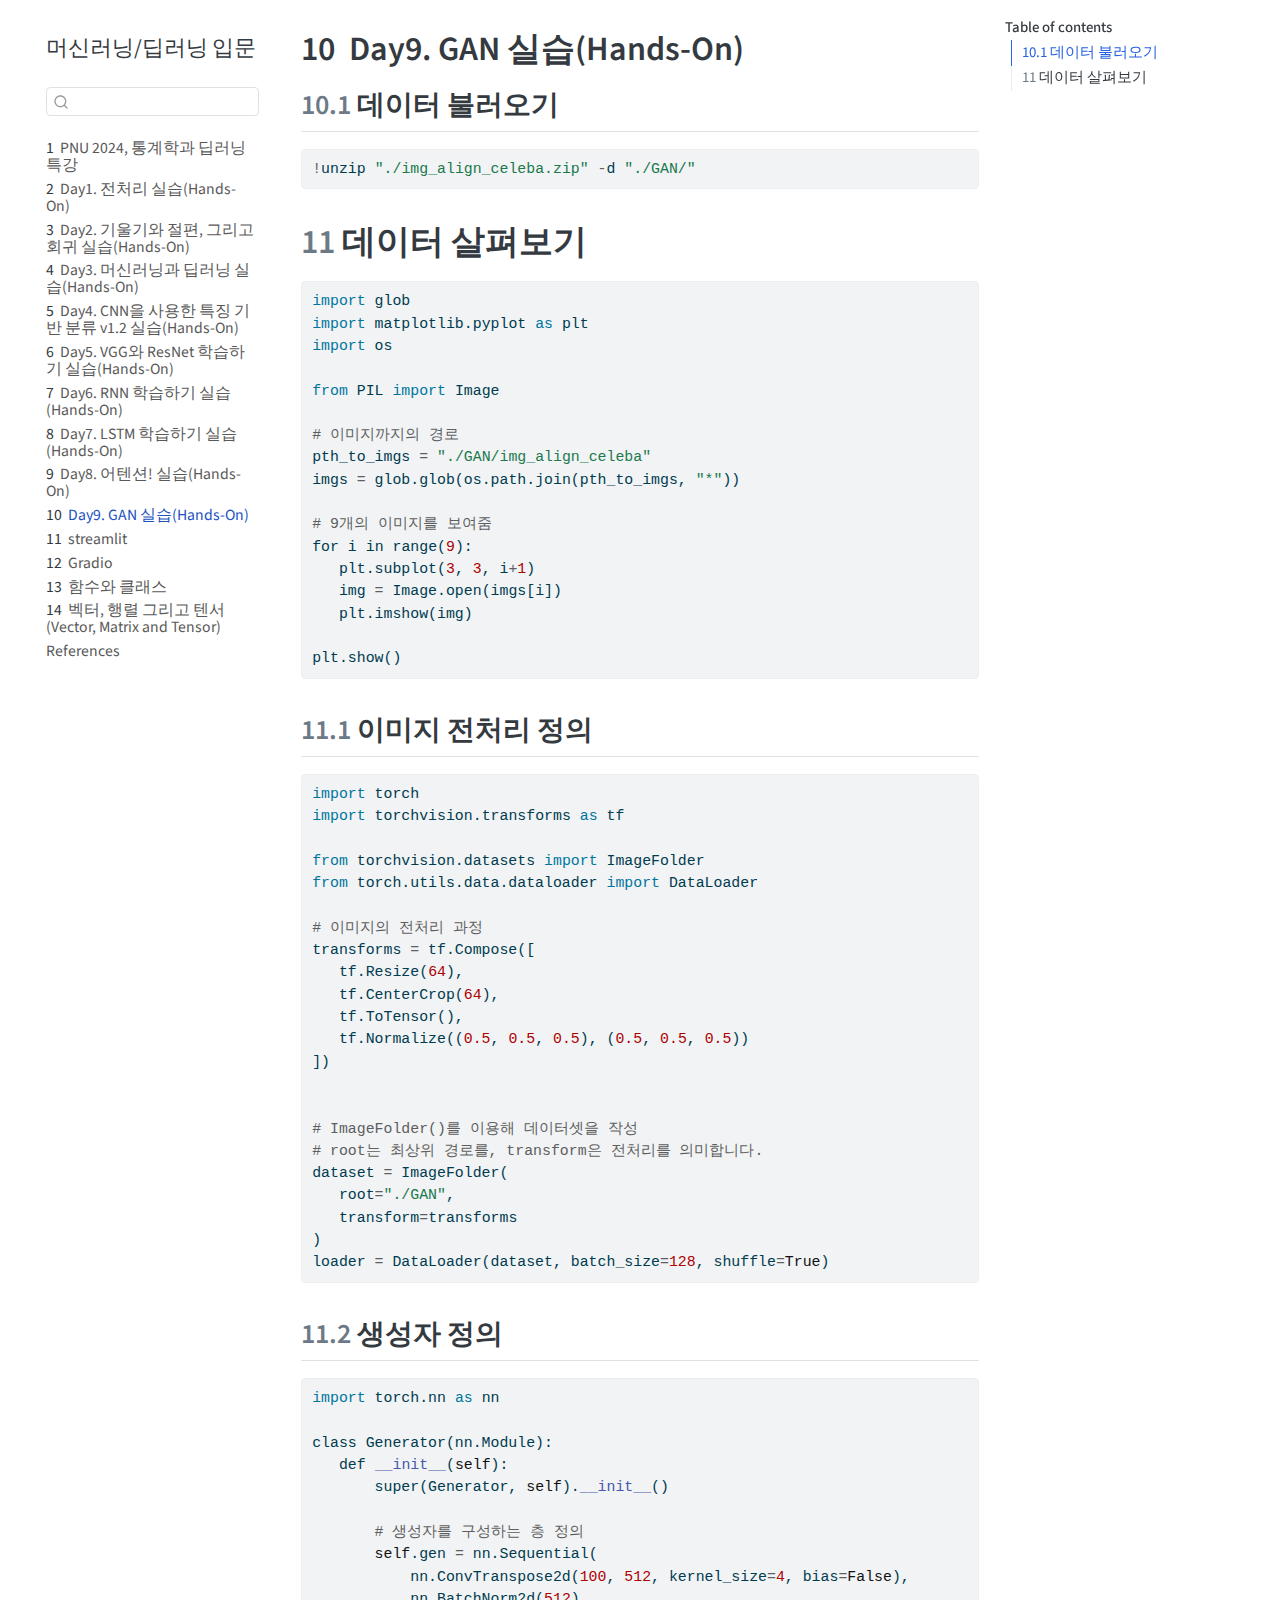
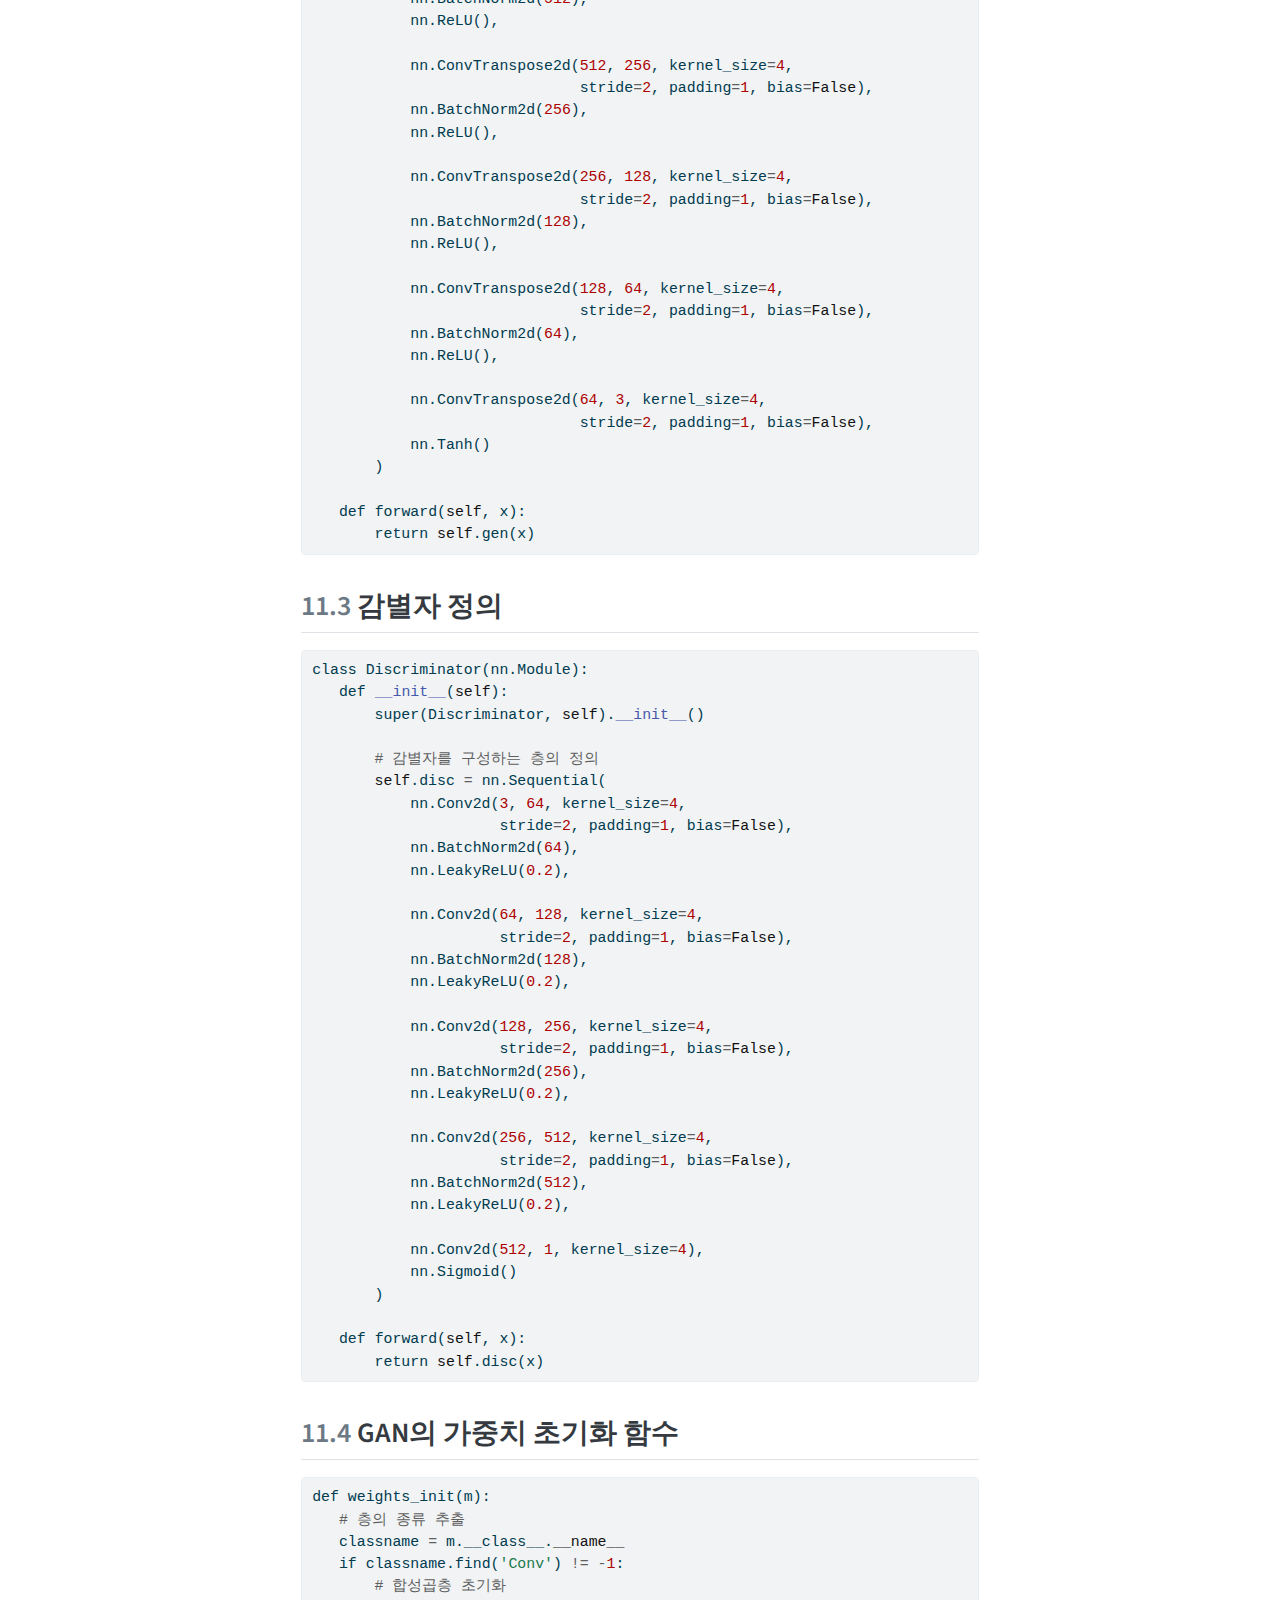
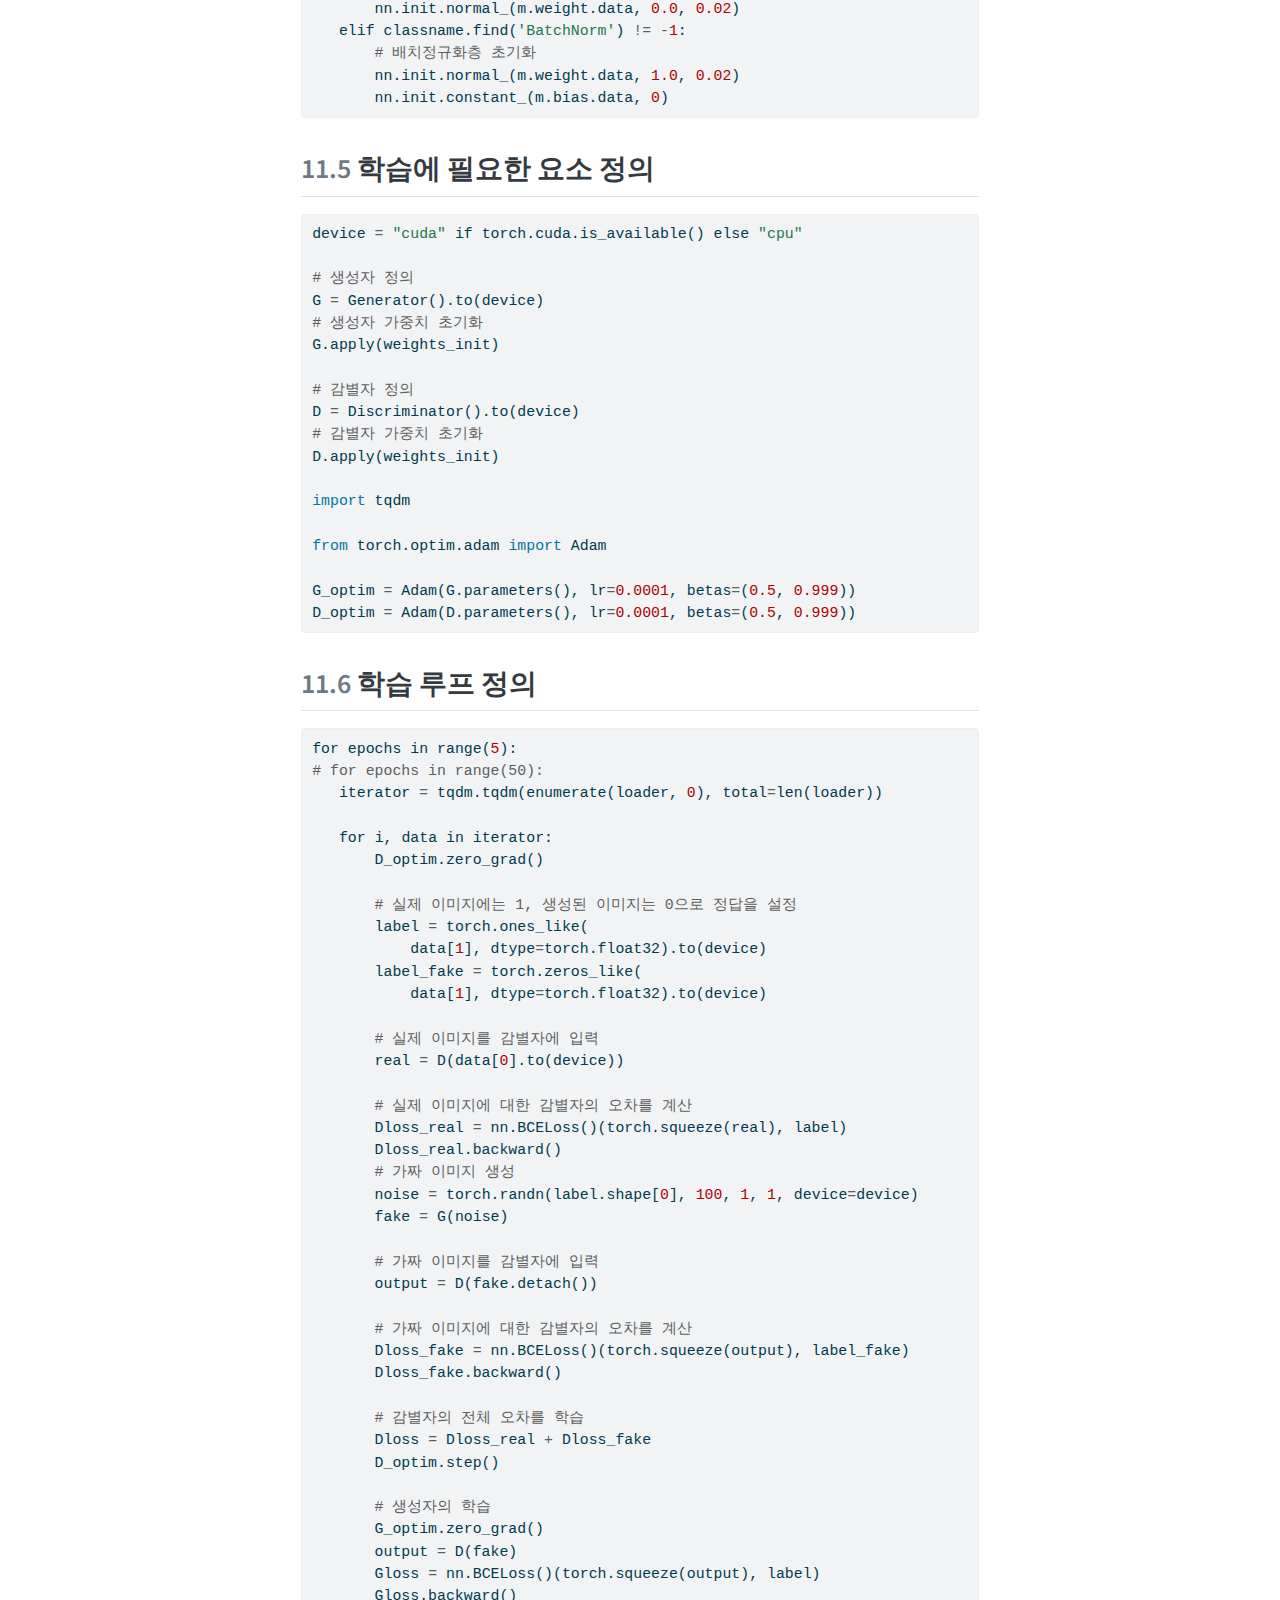
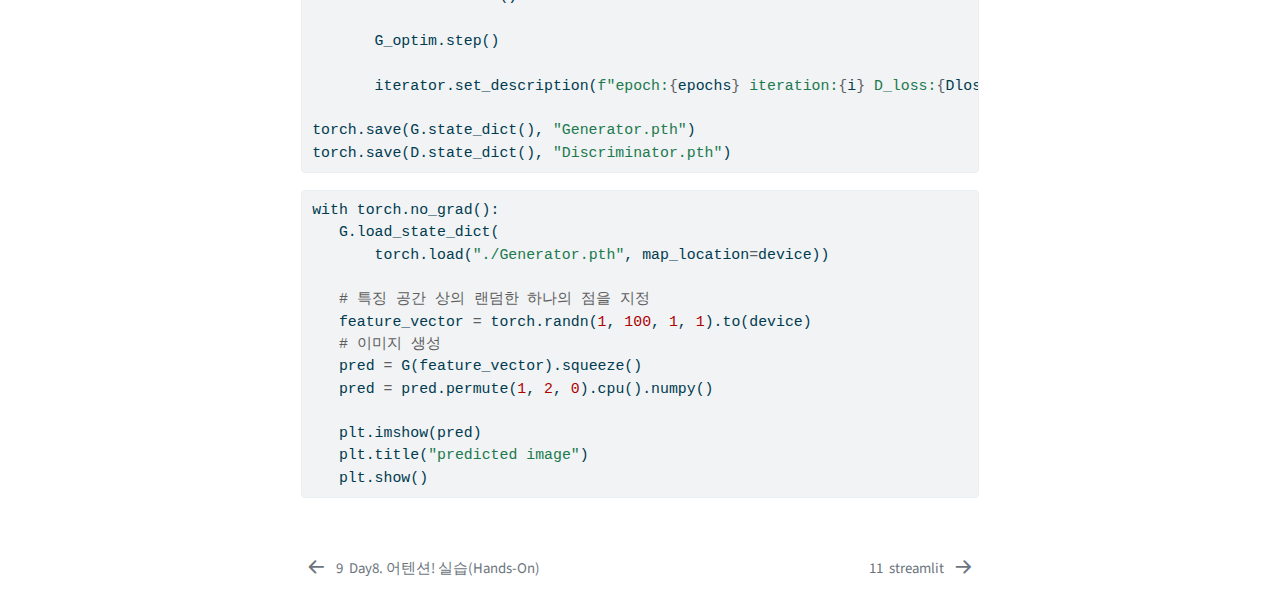
<file: docs/DL09.html>
<!DOCTYPE html>
<html xmlns="http://www.w3.org/1999/xhtml" lang="en" xml:lang="en"><head>

<meta charset="utf-8">
<meta name="generator" content="quarto-1.4.549">

<meta name="viewport" content="width=device-width, initial-scale=1.0, user-scalable=yes">


<title>머신러닝/딥러닝 입문 - 10&nbsp; Day9. GAN 실습(Hands-On)</title>
<style>
code{white-space: pre-wrap;}
span.smallcaps{font-variant: small-caps;}
div.columns{display: flex; gap: min(4vw, 1.5em);}
div.column{flex: auto; overflow-x: auto;}
div.hanging-indent{margin-left: 1.5em; text-indent: -1.5em;}
ul.task-list{list-style: none;}
ul.task-list li input[type="checkbox"] {
  width: 0.8em;
  margin: 0 0.8em 0.2em -1em; /* quarto-specific, see https://github.com/quarto-dev/quarto-cli/issues/4556 */ 
  vertical-align: middle;
}
/* CSS for syntax highlighting */
pre > code.sourceCode { white-space: pre; position: relative; }
pre > code.sourceCode > span { line-height: 1.25; }
pre > code.sourceCode > span:empty { height: 1.2em; }
.sourceCode { overflow: visible; }
code.sourceCode > span { color: inherit; text-decoration: inherit; }
div.sourceCode { margin: 1em 0; }
pre.sourceCode { margin: 0; }
@media screen {
div.sourceCode { overflow: auto; }
}
@media print {
pre > code.sourceCode { white-space: pre-wrap; }
pre > code.sourceCode > span { text-indent: -5em; padding-left: 5em; }
}
pre.numberSource code
  { counter-reset: source-line 0; }
pre.numberSource code > span
  { position: relative; left: -4em; counter-increment: source-line; }
pre.numberSource code > span > a:first-child::before
  { content: counter(source-line);
    position: relative; left: -1em; text-align: right; vertical-align: baseline;
    border: none; display: inline-block;
    -webkit-touch-callout: none; -webkit-user-select: none;
    -khtml-user-select: none; -moz-user-select: none;
    -ms-user-select: none; user-select: none;
    padding: 0 4px; width: 4em;
  }
pre.numberSource { margin-left: 3em;  padding-left: 4px; }
div.sourceCode
  {   }
@media screen {
pre > code.sourceCode > span > a:first-child::before { text-decoration: underline; }
}
</style>


<script src="site_libs/quarto-nav/quarto-nav.js"></script>
<script src="site_libs/quarto-nav/headroom.min.js"></script>
<script src="site_libs/clipboard/clipboard.min.js"></script>
<script src="site_libs/quarto-search/autocomplete.umd.js"></script>
<script src="site_libs/quarto-search/fuse.min.js"></script>
<script src="site_libs/quarto-search/quarto-search.js"></script>
<meta name="quarto:offset" content="./">
<link href="./DL10.html" rel="next">
<link href="./DL08.html" rel="prev">
<script src="site_libs/quarto-html/quarto.js"></script>
<script src="site_libs/quarto-html/popper.min.js"></script>
<script src="site_libs/quarto-html/tippy.umd.min.js"></script>
<script src="site_libs/quarto-html/anchor.min.js"></script>
<link href="site_libs/quarto-html/tippy.css" rel="stylesheet">
<link href="site_libs/quarto-html/quarto-syntax-highlighting.css" rel="stylesheet" id="quarto-text-highlighting-styles">
<script src="site_libs/bootstrap/bootstrap.min.js"></script>
<link href="site_libs/bootstrap/bootstrap-icons.css" rel="stylesheet">
<link href="site_libs/bootstrap/bootstrap.min.css" rel="stylesheet" id="quarto-bootstrap" data-mode="light">
<script id="quarto-search-options" type="application/json">{
  "location": "sidebar",
  "copy-button": false,
  "collapse-after": 3,
  "panel-placement": "start",
  "type": "textbox",
  "limit": 50,
  "keyboard-shortcut": [
    "f",
    "/",
    "s"
  ],
  "show-item-context": false,
  "language": {
    "search-no-results-text": "No results",
    "search-matching-documents-text": "matching documents",
    "search-copy-link-title": "Copy link to search",
    "search-hide-matches-text": "Hide additional matches",
    "search-more-match-text": "more match in this document",
    "search-more-matches-text": "more matches in this document",
    "search-clear-button-title": "Clear",
    "search-text-placeholder": "",
    "search-detached-cancel-button-title": "Cancel",
    "search-submit-button-title": "Submit",
    "search-label": "Search"
  }
}</script>


</head>

<body class="nav-sidebar floating">

<div id="quarto-search-results"></div>
  <header id="quarto-header" class="headroom fixed-top">
  <nav class="quarto-secondary-nav">
    <div class="container-fluid d-flex">
      <button type="button" class="quarto-btn-toggle btn" data-bs-toggle="collapse" data-bs-target=".quarto-sidebar-collapse-item" aria-controls="quarto-sidebar" aria-expanded="false" aria-label="Toggle sidebar navigation" onclick="if (window.quartoToggleHeadroom) { window.quartoToggleHeadroom(); }">
        <i class="bi bi-layout-text-sidebar-reverse"></i>
      </button>
        <nav class="quarto-page-breadcrumbs" aria-label="breadcrumb"><ol class="breadcrumb"><li class="breadcrumb-item"><a href="./DL09.html"><span class="chapter-number">10</span>&nbsp; <span class="chapter-title">Day9. GAN 실습(Hands-On)</span></a></li></ol></nav>
        <a class="flex-grow-1" role="button" data-bs-toggle="collapse" data-bs-target=".quarto-sidebar-collapse-item" aria-controls="quarto-sidebar" aria-expanded="false" aria-label="Toggle sidebar navigation" onclick="if (window.quartoToggleHeadroom) { window.quartoToggleHeadroom(); }">      
        </a>
      <button type="button" class="btn quarto-search-button" aria-label="" onclick="window.quartoOpenSearch();">
        <i class="bi bi-search"></i>
      </button>
    </div>
  </nav>
</header>
<!-- content -->
<div id="quarto-content" class="quarto-container page-columns page-rows-contents page-layout-article">
<!-- sidebar -->
  <nav id="quarto-sidebar" class="sidebar collapse collapse-horizontal quarto-sidebar-collapse-item sidebar-navigation floating overflow-auto">
    <div class="pt-lg-2 mt-2 text-left sidebar-header">
    <div class="sidebar-title mb-0 py-0">
      <a href="./">머신러닝/딥러닝 입문</a> 
    </div>
      </div>
        <div class="mt-2 flex-shrink-0 align-items-center">
        <div class="sidebar-search">
        <div id="quarto-search" class="" title="Search"></div>
        </div>
        </div>
    <div class="sidebar-menu-container"> 
    <ul class="list-unstyled mt-1">
        <li class="sidebar-item">
  <div class="sidebar-item-container"> 
  <a href="./index.html" class="sidebar-item-text sidebar-link">
 <span class="menu-text"><span class="chapter-number">1</span>&nbsp; <span class="chapter-title">PNU 2024, 통계학과 딥러닝 특강</span></span></a>
  </div>
</li>
        <li class="sidebar-item">
  <div class="sidebar-item-container"> 
  <a href="./DL01.html" class="sidebar-item-text sidebar-link">
 <span class="menu-text"><span class="chapter-number">2</span>&nbsp; <span class="chapter-title">Day1. 전처리 실습(Hands-On)</span></span></a>
  </div>
</li>
        <li class="sidebar-item">
  <div class="sidebar-item-container"> 
  <a href="./DL02.html" class="sidebar-item-text sidebar-link">
 <span class="menu-text"><span class="chapter-number">3</span>&nbsp; <span class="chapter-title">Day2. 기울기와 절편, 그리고 회귀 실습(Hands-On)</span></span></a>
  </div>
</li>
        <li class="sidebar-item">
  <div class="sidebar-item-container"> 
  <a href="./DL03.html" class="sidebar-item-text sidebar-link">
 <span class="menu-text"><span class="chapter-number">4</span>&nbsp; <span class="chapter-title">Day3. 머신러닝과 딥러닝 실습(Hands-On)</span></span></a>
  </div>
</li>
        <li class="sidebar-item">
  <div class="sidebar-item-container"> 
  <a href="./DL04.html" class="sidebar-item-text sidebar-link">
 <span class="menu-text"><span class="chapter-number">5</span>&nbsp; <span class="chapter-title">Day4. CNN을 사용한 특징 기반 분류 v1.2 실습(Hands-On)</span></span></a>
  </div>
</li>
        <li class="sidebar-item">
  <div class="sidebar-item-container"> 
  <a href="./DL05.html" class="sidebar-item-text sidebar-link">
 <span class="menu-text"><span class="chapter-number">6</span>&nbsp; <span class="chapter-title">Day5. VGG와 ResNet 학습하기 실습(Hands-On)</span></span></a>
  </div>
</li>
        <li class="sidebar-item">
  <div class="sidebar-item-container"> 
  <a href="./DL06.html" class="sidebar-item-text sidebar-link">
 <span class="menu-text"><span class="chapter-number">7</span>&nbsp; <span class="chapter-title">Day6. RNN 학습하기 실습(Hands-On)</span></span></a>
  </div>
</li>
        <li class="sidebar-item">
  <div class="sidebar-item-container"> 
  <a href="./DL07.html" class="sidebar-item-text sidebar-link">
 <span class="menu-text"><span class="chapter-number">8</span>&nbsp; <span class="chapter-title">Day7. LSTM 학습하기 실습(Hands-On)</span></span></a>
  </div>
</li>
        <li class="sidebar-item">
  <div class="sidebar-item-container"> 
  <a href="./DL08.html" class="sidebar-item-text sidebar-link">
 <span class="menu-text"><span class="chapter-number">9</span>&nbsp; <span class="chapter-title">Day8. 어텐션! 실습(Hands-On)</span></span></a>
  </div>
</li>
        <li class="sidebar-item">
  <div class="sidebar-item-container"> 
  <a href="./DL09.html" class="sidebar-item-text sidebar-link active">
 <span class="menu-text"><span class="chapter-number">10</span>&nbsp; <span class="chapter-title">Day9. GAN 실습(Hands-On)</span></span></a>
  </div>
</li>
        <li class="sidebar-item">
  <div class="sidebar-item-container"> 
  <a href="./DL10.html" class="sidebar-item-text sidebar-link">
 <span class="menu-text"><span class="chapter-number">11</span>&nbsp; <span class="chapter-title">streamlit</span></span></a>
  </div>
</li>
        <li class="sidebar-item">
  <div class="sidebar-item-container"> 
  <a href="./DL11.html" class="sidebar-item-text sidebar-link">
 <span class="menu-text"><span class="chapter-number">12</span>&nbsp; <span class="chapter-title">Gradio</span></span></a>
  </div>
</li>
        <li class="sidebar-item">
  <div class="sidebar-item-container"> 
  <a href="./DL00_Python.html" class="sidebar-item-text sidebar-link">
 <span class="menu-text"><span class="chapter-number">13</span>&nbsp; <span class="chapter-title">함수와 클래스</span></span></a>
  </div>
</li>
        <li class="sidebar-item">
  <div class="sidebar-item-container"> 
  <a href="./DL00_Torch.html" class="sidebar-item-text sidebar-link">
 <span class="menu-text"><span class="chapter-number">14</span>&nbsp; <span class="chapter-title">벡터, 행렬 그리고 텐서(Vector, Matrix and Tensor)</span></span></a>
  </div>
</li>
        <li class="sidebar-item">
  <div class="sidebar-item-container"> 
  <a href="./references.html" class="sidebar-item-text sidebar-link">
 <span class="menu-text">References</span></a>
  </div>
</li>
    </ul>
    </div>
</nav>
<div id="quarto-sidebar-glass" class="quarto-sidebar-collapse-item" data-bs-toggle="collapse" data-bs-target=".quarto-sidebar-collapse-item"></div>
<!-- margin-sidebar -->
    <div id="quarto-margin-sidebar" class="sidebar margin-sidebar">
        <nav id="TOC" role="doc-toc" class="toc-active">
    <h2 id="toc-title">Table of contents</h2>
   
  <ul>
  <li><a href="#데이터-불러오기" id="toc-데이터-불러오기" class="nav-link active" data-scroll-target="#데이터-불러오기"><span class="header-section-number">10.1</span> 데이터 불러오기</a></li>
  <li><a href="#데이터-살펴보기" id="toc-데이터-살펴보기" class="nav-link" data-scroll-target="#데이터-살펴보기"><span class="header-section-number">11</span> 데이터 살펴보기</a>
  <ul class="collapse">
  <li><a href="#이미지-전처리-정의" id="toc-이미지-전처리-정의" class="nav-link" data-scroll-target="#이미지-전처리-정의"><span class="header-section-number">11.1</span> 이미지 전처리 정의</a></li>
  <li><a href="#생성자-정의" id="toc-생성자-정의" class="nav-link" data-scroll-target="#생성자-정의"><span class="header-section-number">11.2</span> 생성자 정의</a></li>
  <li><a href="#감별자-정의" id="toc-감별자-정의" class="nav-link" data-scroll-target="#감별자-정의"><span class="header-section-number">11.3</span> 감별자 정의</a></li>
  <li><a href="#gan의-가중치-초기화-함수" id="toc-gan의-가중치-초기화-함수" class="nav-link" data-scroll-target="#gan의-가중치-초기화-함수"><span class="header-section-number">11.4</span> GAN의 가중치 초기화 함수</a></li>
  <li><a href="#학습에-필요한-요소-정의" id="toc-학습에-필요한-요소-정의" class="nav-link" data-scroll-target="#학습에-필요한-요소-정의"><span class="header-section-number">11.5</span> 학습에 필요한 요소 정의</a></li>
  <li><a href="#학습-루프-정의" id="toc-학습-루프-정의" class="nav-link" data-scroll-target="#학습-루프-정의"><span class="header-section-number">11.6</span> 학습 루프 정의</a></li>
  </ul></li>
  </ul>
</nav>
    </div>
<!-- main -->
<main class="content" id="quarto-document-content">

<header id="title-block-header" class="quarto-title-block default">
<div class="quarto-title">
<h1 class="title"><span class="chapter-number">10</span>&nbsp; <span class="chapter-title">Day9. GAN 실습(Hands-On)</span></h1>
</div>



<div class="quarto-title-meta">

    
  
    
  </div>
  


</header>


<section id="데이터-불러오기" class="level2" data-number="10.1">
<h2 data-number="10.1" class="anchored" data-anchor-id="데이터-불러오기"><span class="header-section-number">10.1</span> 데이터 불러오기</h2>
<div id="cell-2" class="cell">
<div class="sourceCode cell-code" id="cb1"><pre class="sourceCode python code-with-copy"><code class="sourceCode python"><span id="cb1-1"><a href="#cb1-1" aria-hidden="true" tabindex="-1"></a><span class="op">!</span>unzip <span class="st">"./img_align_celeba.zip"</span> <span class="op">-</span>d <span class="st">"./GAN/"</span></span></code><button title="Copy to Clipboard" class="code-copy-button"><i class="bi"></i></button></pre></div>
</div>
</section>
<section id="데이터-살펴보기" class="level1" data-number="11">
<h1 data-number="11"><span class="header-section-number">11</span> 데이터 살펴보기</h1>
<div id="cell-4" class="cell" data-outputid="a39a397f-2d2a-42d6-eb39-529f762fa6fb">
<div class="sourceCode cell-code" id="cb2"><pre class="sourceCode python code-with-copy"><code class="sourceCode python"><span id="cb2-1"><a href="#cb2-1" aria-hidden="true" tabindex="-1"></a><span class="im">import</span> glob</span>
<span id="cb2-2"><a href="#cb2-2" aria-hidden="true" tabindex="-1"></a><span class="im">import</span> matplotlib.pyplot <span class="im">as</span> plt</span>
<span id="cb2-3"><a href="#cb2-3" aria-hidden="true" tabindex="-1"></a><span class="im">import</span> os</span>
<span id="cb2-4"><a href="#cb2-4" aria-hidden="true" tabindex="-1"></a></span>
<span id="cb2-5"><a href="#cb2-5" aria-hidden="true" tabindex="-1"></a><span class="im">from</span> PIL <span class="im">import</span> Image</span>
<span id="cb2-6"><a href="#cb2-6" aria-hidden="true" tabindex="-1"></a></span>
<span id="cb2-7"><a href="#cb2-7" aria-hidden="true" tabindex="-1"></a><span class="co"># 이미지까지의 경로</span></span>
<span id="cb2-8"><a href="#cb2-8" aria-hidden="true" tabindex="-1"></a>pth_to_imgs <span class="op">=</span> <span class="st">"./GAN/img_align_celeba"</span></span>
<span id="cb2-9"><a href="#cb2-9" aria-hidden="true" tabindex="-1"></a>imgs <span class="op">=</span> glob.glob(os.path.join(pth_to_imgs, <span class="st">"*"</span>))</span>
<span id="cb2-10"><a href="#cb2-10" aria-hidden="true" tabindex="-1"></a></span>
<span id="cb2-11"><a href="#cb2-11" aria-hidden="true" tabindex="-1"></a><span class="co"># 9개의 이미지를 보여줌</span></span>
<span id="cb2-12"><a href="#cb2-12" aria-hidden="true" tabindex="-1"></a><span class="cf">for</span> i <span class="kw">in</span> <span class="bu">range</span>(<span class="dv">9</span>):</span>
<span id="cb2-13"><a href="#cb2-13" aria-hidden="true" tabindex="-1"></a>   plt.subplot(<span class="dv">3</span>, <span class="dv">3</span>, i<span class="op">+</span><span class="dv">1</span>)</span>
<span id="cb2-14"><a href="#cb2-14" aria-hidden="true" tabindex="-1"></a>   img <span class="op">=</span> Image.<span class="bu">open</span>(imgs[i])</span>
<span id="cb2-15"><a href="#cb2-15" aria-hidden="true" tabindex="-1"></a>   plt.imshow(img)</span>
<span id="cb2-16"><a href="#cb2-16" aria-hidden="true" tabindex="-1"></a></span>
<span id="cb2-17"><a href="#cb2-17" aria-hidden="true" tabindex="-1"></a>plt.show()</span></code><button title="Copy to Clipboard" class="code-copy-button"><i class="bi"></i></button></pre></div>
</div>
<section id="이미지-전처리-정의" class="level2" data-number="11.1">
<h2 data-number="11.1" class="anchored" data-anchor-id="이미지-전처리-정의"><span class="header-section-number">11.1</span> 이미지 전처리 정의</h2>
<div id="cell-6" class="cell">
<div class="sourceCode cell-code" id="cb3"><pre class="sourceCode python code-with-copy"><code class="sourceCode python"><span id="cb3-1"><a href="#cb3-1" aria-hidden="true" tabindex="-1"></a><span class="im">import</span> torch</span>
<span id="cb3-2"><a href="#cb3-2" aria-hidden="true" tabindex="-1"></a><span class="im">import</span> torchvision.transforms <span class="im">as</span> tf</span>
<span id="cb3-3"><a href="#cb3-3" aria-hidden="true" tabindex="-1"></a></span>
<span id="cb3-4"><a href="#cb3-4" aria-hidden="true" tabindex="-1"></a><span class="im">from</span> torchvision.datasets <span class="im">import</span> ImageFolder</span>
<span id="cb3-5"><a href="#cb3-5" aria-hidden="true" tabindex="-1"></a><span class="im">from</span> torch.utils.data.dataloader <span class="im">import</span> DataLoader</span>
<span id="cb3-6"><a href="#cb3-6" aria-hidden="true" tabindex="-1"></a></span>
<span id="cb3-7"><a href="#cb3-7" aria-hidden="true" tabindex="-1"></a><span class="co"># 이미지의 전처리 과정</span></span>
<span id="cb3-8"><a href="#cb3-8" aria-hidden="true" tabindex="-1"></a>transforms <span class="op">=</span> tf.Compose([</span>
<span id="cb3-9"><a href="#cb3-9" aria-hidden="true" tabindex="-1"></a>   tf.Resize(<span class="dv">64</span>),</span>
<span id="cb3-10"><a href="#cb3-10" aria-hidden="true" tabindex="-1"></a>   tf.CenterCrop(<span class="dv">64</span>),</span>
<span id="cb3-11"><a href="#cb3-11" aria-hidden="true" tabindex="-1"></a>   tf.ToTensor(),</span>
<span id="cb3-12"><a href="#cb3-12" aria-hidden="true" tabindex="-1"></a>   tf.Normalize((<span class="fl">0.5</span>, <span class="fl">0.5</span>, <span class="fl">0.5</span>), (<span class="fl">0.5</span>, <span class="fl">0.5</span>, <span class="fl">0.5</span>))</span>
<span id="cb3-13"><a href="#cb3-13" aria-hidden="true" tabindex="-1"></a>])</span>
<span id="cb3-14"><a href="#cb3-14" aria-hidden="true" tabindex="-1"></a></span>
<span id="cb3-15"><a href="#cb3-15" aria-hidden="true" tabindex="-1"></a></span>
<span id="cb3-16"><a href="#cb3-16" aria-hidden="true" tabindex="-1"></a><span class="co"># ImageFolder()를 이용해 데이터셋을 작성</span></span>
<span id="cb3-17"><a href="#cb3-17" aria-hidden="true" tabindex="-1"></a><span class="co"># root는 최상위 경로를, transform은 전처리를 의미합니다.</span></span>
<span id="cb3-18"><a href="#cb3-18" aria-hidden="true" tabindex="-1"></a>dataset <span class="op">=</span> ImageFolder(</span>
<span id="cb3-19"><a href="#cb3-19" aria-hidden="true" tabindex="-1"></a>   root<span class="op">=</span><span class="st">"./GAN"</span>,</span>
<span id="cb3-20"><a href="#cb3-20" aria-hidden="true" tabindex="-1"></a>   transform<span class="op">=</span>transforms</span>
<span id="cb3-21"><a href="#cb3-21" aria-hidden="true" tabindex="-1"></a>)</span>
<span id="cb3-22"><a href="#cb3-22" aria-hidden="true" tabindex="-1"></a>loader <span class="op">=</span> DataLoader(dataset, batch_size<span class="op">=</span><span class="dv">128</span>, shuffle<span class="op">=</span><span class="va">True</span>)</span></code><button title="Copy to Clipboard" class="code-copy-button"><i class="bi"></i></button></pre></div>
</div>
</section>
<section id="생성자-정의" class="level2" data-number="11.2">
<h2 data-number="11.2" class="anchored" data-anchor-id="생성자-정의"><span class="header-section-number">11.2</span> 생성자 정의</h2>
<div id="cell-8" class="cell">
<div class="sourceCode cell-code" id="cb4"><pre class="sourceCode python code-with-copy"><code class="sourceCode python"><span id="cb4-1"><a href="#cb4-1" aria-hidden="true" tabindex="-1"></a><span class="im">import</span> torch.nn <span class="im">as</span> nn</span>
<span id="cb4-2"><a href="#cb4-2" aria-hidden="true" tabindex="-1"></a></span>
<span id="cb4-3"><a href="#cb4-3" aria-hidden="true" tabindex="-1"></a><span class="kw">class</span> Generator(nn.Module):</span>
<span id="cb4-4"><a href="#cb4-4" aria-hidden="true" tabindex="-1"></a>   <span class="kw">def</span> <span class="fu">__init__</span>(<span class="va">self</span>):</span>
<span id="cb4-5"><a href="#cb4-5" aria-hidden="true" tabindex="-1"></a>       <span class="bu">super</span>(Generator, <span class="va">self</span>).<span class="fu">__init__</span>()</span>
<span id="cb4-6"><a href="#cb4-6" aria-hidden="true" tabindex="-1"></a></span>
<span id="cb4-7"><a href="#cb4-7" aria-hidden="true" tabindex="-1"></a>       <span class="co"># 생성자를 구성하는 층 정의</span></span>
<span id="cb4-8"><a href="#cb4-8" aria-hidden="true" tabindex="-1"></a>       <span class="va">self</span>.gen <span class="op">=</span> nn.Sequential(</span>
<span id="cb4-9"><a href="#cb4-9" aria-hidden="true" tabindex="-1"></a>           nn.ConvTranspose2d(<span class="dv">100</span>, <span class="dv">512</span>, kernel_size<span class="op">=</span><span class="dv">4</span>, bias<span class="op">=</span><span class="va">False</span>),</span>
<span id="cb4-10"><a href="#cb4-10" aria-hidden="true" tabindex="-1"></a>           nn.BatchNorm2d(<span class="dv">512</span>),</span>
<span id="cb4-11"><a href="#cb4-11" aria-hidden="true" tabindex="-1"></a>           nn.ReLU(),</span>
<span id="cb4-12"><a href="#cb4-12" aria-hidden="true" tabindex="-1"></a></span>
<span id="cb4-13"><a href="#cb4-13" aria-hidden="true" tabindex="-1"></a>           nn.ConvTranspose2d(<span class="dv">512</span>, <span class="dv">256</span>, kernel_size<span class="op">=</span><span class="dv">4</span>,</span>
<span id="cb4-14"><a href="#cb4-14" aria-hidden="true" tabindex="-1"></a>                              stride<span class="op">=</span><span class="dv">2</span>, padding<span class="op">=</span><span class="dv">1</span>, bias<span class="op">=</span><span class="va">False</span>),</span>
<span id="cb4-15"><a href="#cb4-15" aria-hidden="true" tabindex="-1"></a>           nn.BatchNorm2d(<span class="dv">256</span>),</span>
<span id="cb4-16"><a href="#cb4-16" aria-hidden="true" tabindex="-1"></a>           nn.ReLU(),</span>
<span id="cb4-17"><a href="#cb4-17" aria-hidden="true" tabindex="-1"></a></span>
<span id="cb4-18"><a href="#cb4-18" aria-hidden="true" tabindex="-1"></a>           nn.ConvTranspose2d(<span class="dv">256</span>, <span class="dv">128</span>, kernel_size<span class="op">=</span><span class="dv">4</span>,</span>
<span id="cb4-19"><a href="#cb4-19" aria-hidden="true" tabindex="-1"></a>                              stride<span class="op">=</span><span class="dv">2</span>, padding<span class="op">=</span><span class="dv">1</span>, bias<span class="op">=</span><span class="va">False</span>),</span>
<span id="cb4-20"><a href="#cb4-20" aria-hidden="true" tabindex="-1"></a>           nn.BatchNorm2d(<span class="dv">128</span>),</span>
<span id="cb4-21"><a href="#cb4-21" aria-hidden="true" tabindex="-1"></a>           nn.ReLU(),</span>
<span id="cb4-22"><a href="#cb4-22" aria-hidden="true" tabindex="-1"></a></span>
<span id="cb4-23"><a href="#cb4-23" aria-hidden="true" tabindex="-1"></a>           nn.ConvTranspose2d(<span class="dv">128</span>, <span class="dv">64</span>, kernel_size<span class="op">=</span><span class="dv">4</span>,</span>
<span id="cb4-24"><a href="#cb4-24" aria-hidden="true" tabindex="-1"></a>                              stride<span class="op">=</span><span class="dv">2</span>, padding<span class="op">=</span><span class="dv">1</span>, bias<span class="op">=</span><span class="va">False</span>),</span>
<span id="cb4-25"><a href="#cb4-25" aria-hidden="true" tabindex="-1"></a>           nn.BatchNorm2d(<span class="dv">64</span>),</span>
<span id="cb4-26"><a href="#cb4-26" aria-hidden="true" tabindex="-1"></a>           nn.ReLU(),</span>
<span id="cb4-27"><a href="#cb4-27" aria-hidden="true" tabindex="-1"></a></span>
<span id="cb4-28"><a href="#cb4-28" aria-hidden="true" tabindex="-1"></a>           nn.ConvTranspose2d(<span class="dv">64</span>, <span class="dv">3</span>, kernel_size<span class="op">=</span><span class="dv">4</span>,</span>
<span id="cb4-29"><a href="#cb4-29" aria-hidden="true" tabindex="-1"></a>                              stride<span class="op">=</span><span class="dv">2</span>, padding<span class="op">=</span><span class="dv">1</span>, bias<span class="op">=</span><span class="va">False</span>),</span>
<span id="cb4-30"><a href="#cb4-30" aria-hidden="true" tabindex="-1"></a>           nn.Tanh()</span>
<span id="cb4-31"><a href="#cb4-31" aria-hidden="true" tabindex="-1"></a>       )</span>
<span id="cb4-32"><a href="#cb4-32" aria-hidden="true" tabindex="-1"></a></span>
<span id="cb4-33"><a href="#cb4-33" aria-hidden="true" tabindex="-1"></a>   <span class="kw">def</span> forward(<span class="va">self</span>, x):</span>
<span id="cb4-34"><a href="#cb4-34" aria-hidden="true" tabindex="-1"></a>       <span class="cf">return</span> <span class="va">self</span>.gen(x)</span></code><button title="Copy to Clipboard" class="code-copy-button"><i class="bi"></i></button></pre></div>
</div>
</section>
<section id="감별자-정의" class="level2" data-number="11.3">
<h2 data-number="11.3" class="anchored" data-anchor-id="감별자-정의"><span class="header-section-number">11.3</span> 감별자 정의</h2>
<div id="cell-10" class="cell">
<div class="sourceCode cell-code" id="cb5"><pre class="sourceCode python code-with-copy"><code class="sourceCode python"><span id="cb5-1"><a href="#cb5-1" aria-hidden="true" tabindex="-1"></a><span class="kw">class</span> Discriminator(nn.Module):</span>
<span id="cb5-2"><a href="#cb5-2" aria-hidden="true" tabindex="-1"></a>   <span class="kw">def</span> <span class="fu">__init__</span>(<span class="va">self</span>):</span>
<span id="cb5-3"><a href="#cb5-3" aria-hidden="true" tabindex="-1"></a>       <span class="bu">super</span>(Discriminator, <span class="va">self</span>).<span class="fu">__init__</span>()</span>
<span id="cb5-4"><a href="#cb5-4" aria-hidden="true" tabindex="-1"></a></span>
<span id="cb5-5"><a href="#cb5-5" aria-hidden="true" tabindex="-1"></a>       <span class="co"># 감별자를 구성하는 층의 정의</span></span>
<span id="cb5-6"><a href="#cb5-6" aria-hidden="true" tabindex="-1"></a>       <span class="va">self</span>.disc <span class="op">=</span> nn.Sequential(</span>
<span id="cb5-7"><a href="#cb5-7" aria-hidden="true" tabindex="-1"></a>           nn.Conv2d(<span class="dv">3</span>, <span class="dv">64</span>, kernel_size<span class="op">=</span><span class="dv">4</span>,</span>
<span id="cb5-8"><a href="#cb5-8" aria-hidden="true" tabindex="-1"></a>                     stride<span class="op">=</span><span class="dv">2</span>, padding<span class="op">=</span><span class="dv">1</span>, bias<span class="op">=</span><span class="va">False</span>),</span>
<span id="cb5-9"><a href="#cb5-9" aria-hidden="true" tabindex="-1"></a>           nn.BatchNorm2d(<span class="dv">64</span>),</span>
<span id="cb5-10"><a href="#cb5-10" aria-hidden="true" tabindex="-1"></a>           nn.LeakyReLU(<span class="fl">0.2</span>),</span>
<span id="cb5-11"><a href="#cb5-11" aria-hidden="true" tabindex="-1"></a></span>
<span id="cb5-12"><a href="#cb5-12" aria-hidden="true" tabindex="-1"></a>           nn.Conv2d(<span class="dv">64</span>, <span class="dv">128</span>, kernel_size<span class="op">=</span><span class="dv">4</span>,</span>
<span id="cb5-13"><a href="#cb5-13" aria-hidden="true" tabindex="-1"></a>                     stride<span class="op">=</span><span class="dv">2</span>, padding<span class="op">=</span><span class="dv">1</span>, bias<span class="op">=</span><span class="va">False</span>),</span>
<span id="cb5-14"><a href="#cb5-14" aria-hidden="true" tabindex="-1"></a>           nn.BatchNorm2d(<span class="dv">128</span>),</span>
<span id="cb5-15"><a href="#cb5-15" aria-hidden="true" tabindex="-1"></a>           nn.LeakyReLU(<span class="fl">0.2</span>),</span>
<span id="cb5-16"><a href="#cb5-16" aria-hidden="true" tabindex="-1"></a></span>
<span id="cb5-17"><a href="#cb5-17" aria-hidden="true" tabindex="-1"></a>           nn.Conv2d(<span class="dv">128</span>, <span class="dv">256</span>, kernel_size<span class="op">=</span><span class="dv">4</span>,</span>
<span id="cb5-18"><a href="#cb5-18" aria-hidden="true" tabindex="-1"></a>                     stride<span class="op">=</span><span class="dv">2</span>, padding<span class="op">=</span><span class="dv">1</span>, bias<span class="op">=</span><span class="va">False</span>),</span>
<span id="cb5-19"><a href="#cb5-19" aria-hidden="true" tabindex="-1"></a>           nn.BatchNorm2d(<span class="dv">256</span>),</span>
<span id="cb5-20"><a href="#cb5-20" aria-hidden="true" tabindex="-1"></a>           nn.LeakyReLU(<span class="fl">0.2</span>),</span>
<span id="cb5-21"><a href="#cb5-21" aria-hidden="true" tabindex="-1"></a></span>
<span id="cb5-22"><a href="#cb5-22" aria-hidden="true" tabindex="-1"></a>           nn.Conv2d(<span class="dv">256</span>, <span class="dv">512</span>, kernel_size<span class="op">=</span><span class="dv">4</span>,</span>
<span id="cb5-23"><a href="#cb5-23" aria-hidden="true" tabindex="-1"></a>                     stride<span class="op">=</span><span class="dv">2</span>, padding<span class="op">=</span><span class="dv">1</span>, bias<span class="op">=</span><span class="va">False</span>),</span>
<span id="cb5-24"><a href="#cb5-24" aria-hidden="true" tabindex="-1"></a>           nn.BatchNorm2d(<span class="dv">512</span>),</span>
<span id="cb5-25"><a href="#cb5-25" aria-hidden="true" tabindex="-1"></a>           nn.LeakyReLU(<span class="fl">0.2</span>),</span>
<span id="cb5-26"><a href="#cb5-26" aria-hidden="true" tabindex="-1"></a></span>
<span id="cb5-27"><a href="#cb5-27" aria-hidden="true" tabindex="-1"></a>           nn.Conv2d(<span class="dv">512</span>, <span class="dv">1</span>, kernel_size<span class="op">=</span><span class="dv">4</span>),</span>
<span id="cb5-28"><a href="#cb5-28" aria-hidden="true" tabindex="-1"></a>           nn.Sigmoid()</span>
<span id="cb5-29"><a href="#cb5-29" aria-hidden="true" tabindex="-1"></a>       )</span>
<span id="cb5-30"><a href="#cb5-30" aria-hidden="true" tabindex="-1"></a></span>
<span id="cb5-31"><a href="#cb5-31" aria-hidden="true" tabindex="-1"></a>   <span class="kw">def</span> forward(<span class="va">self</span>, x):</span>
<span id="cb5-32"><a href="#cb5-32" aria-hidden="true" tabindex="-1"></a>       <span class="cf">return</span> <span class="va">self</span>.disc(x)</span></code><button title="Copy to Clipboard" class="code-copy-button"><i class="bi"></i></button></pre></div>
</div>
</section>
<section id="gan의-가중치-초기화-함수" class="level2" data-number="11.4">
<h2 data-number="11.4" class="anchored" data-anchor-id="gan의-가중치-초기화-함수"><span class="header-section-number">11.4</span> GAN의 가중치 초기화 함수</h2>
<div id="cell-12" class="cell">
<div class="sourceCode cell-code" id="cb6"><pre class="sourceCode python code-with-copy"><code class="sourceCode python"><span id="cb6-1"><a href="#cb6-1" aria-hidden="true" tabindex="-1"></a><span class="kw">def</span> weights_init(m):</span>
<span id="cb6-2"><a href="#cb6-2" aria-hidden="true" tabindex="-1"></a>   <span class="co"># 층의 종류 추출</span></span>
<span id="cb6-3"><a href="#cb6-3" aria-hidden="true" tabindex="-1"></a>   classname <span class="op">=</span> m.__class__.<span class="va">__name__</span></span>
<span id="cb6-4"><a href="#cb6-4" aria-hidden="true" tabindex="-1"></a>   <span class="cf">if</span> classname.find(<span class="st">'Conv'</span>) <span class="op">!=</span> <span class="op">-</span><span class="dv">1</span>:</span>
<span id="cb6-5"><a href="#cb6-5" aria-hidden="true" tabindex="-1"></a>       <span class="co"># 합성곱층 초기화</span></span>
<span id="cb6-6"><a href="#cb6-6" aria-hidden="true" tabindex="-1"></a>       nn.init.normal_(m.weight.data, <span class="fl">0.0</span>, <span class="fl">0.02</span>)</span>
<span id="cb6-7"><a href="#cb6-7" aria-hidden="true" tabindex="-1"></a>   <span class="cf">elif</span> classname.find(<span class="st">'BatchNorm'</span>) <span class="op">!=</span> <span class="op">-</span><span class="dv">1</span>:</span>
<span id="cb6-8"><a href="#cb6-8" aria-hidden="true" tabindex="-1"></a>       <span class="co"># 배치정규화층 초기화</span></span>
<span id="cb6-9"><a href="#cb6-9" aria-hidden="true" tabindex="-1"></a>       nn.init.normal_(m.weight.data, <span class="fl">1.0</span>, <span class="fl">0.02</span>)</span>
<span id="cb6-10"><a href="#cb6-10" aria-hidden="true" tabindex="-1"></a>       nn.init.constant_(m.bias.data, <span class="dv">0</span>)</span></code><button title="Copy to Clipboard" class="code-copy-button"><i class="bi"></i></button></pre></div>
</div>
</section>
<section id="학습에-필요한-요소-정의" class="level2" data-number="11.5">
<h2 data-number="11.5" class="anchored" data-anchor-id="학습에-필요한-요소-정의"><span class="header-section-number">11.5</span> 학습에 필요한 요소 정의</h2>
<div id="cell-14" class="cell">
<div class="sourceCode cell-code" id="cb7"><pre class="sourceCode python code-with-copy"><code class="sourceCode python"><span id="cb7-1"><a href="#cb7-1" aria-hidden="true" tabindex="-1"></a>device <span class="op">=</span> <span class="st">"cuda"</span> <span class="cf">if</span> torch.cuda.is_available() <span class="cf">else</span> <span class="st">"cpu"</span></span>
<span id="cb7-2"><a href="#cb7-2" aria-hidden="true" tabindex="-1"></a></span>
<span id="cb7-3"><a href="#cb7-3" aria-hidden="true" tabindex="-1"></a><span class="co"># 생성자 정의</span></span>
<span id="cb7-4"><a href="#cb7-4" aria-hidden="true" tabindex="-1"></a>G <span class="op">=</span> Generator().to(device)</span>
<span id="cb7-5"><a href="#cb7-5" aria-hidden="true" tabindex="-1"></a><span class="co"># 생성자 가중치 초기화</span></span>
<span id="cb7-6"><a href="#cb7-6" aria-hidden="true" tabindex="-1"></a>G.<span class="bu">apply</span>(weights_init)</span>
<span id="cb7-7"><a href="#cb7-7" aria-hidden="true" tabindex="-1"></a></span>
<span id="cb7-8"><a href="#cb7-8" aria-hidden="true" tabindex="-1"></a><span class="co"># 감별자 정의</span></span>
<span id="cb7-9"><a href="#cb7-9" aria-hidden="true" tabindex="-1"></a>D <span class="op">=</span> Discriminator().to(device)</span>
<span id="cb7-10"><a href="#cb7-10" aria-hidden="true" tabindex="-1"></a><span class="co"># 감별자 가중치 초기화</span></span>
<span id="cb7-11"><a href="#cb7-11" aria-hidden="true" tabindex="-1"></a>D.<span class="bu">apply</span>(weights_init)</span>
<span id="cb7-12"><a href="#cb7-12" aria-hidden="true" tabindex="-1"></a></span>
<span id="cb7-13"><a href="#cb7-13" aria-hidden="true" tabindex="-1"></a><span class="im">import</span> tqdm</span>
<span id="cb7-14"><a href="#cb7-14" aria-hidden="true" tabindex="-1"></a></span>
<span id="cb7-15"><a href="#cb7-15" aria-hidden="true" tabindex="-1"></a><span class="im">from</span> torch.optim.adam <span class="im">import</span> Adam</span>
<span id="cb7-16"><a href="#cb7-16" aria-hidden="true" tabindex="-1"></a></span>
<span id="cb7-17"><a href="#cb7-17" aria-hidden="true" tabindex="-1"></a>G_optim <span class="op">=</span> Adam(G.parameters(), lr<span class="op">=</span><span class="fl">0.0001</span>, betas<span class="op">=</span>(<span class="fl">0.5</span>, <span class="fl">0.999</span>))</span>
<span id="cb7-18"><a href="#cb7-18" aria-hidden="true" tabindex="-1"></a>D_optim <span class="op">=</span> Adam(D.parameters(), lr<span class="op">=</span><span class="fl">0.0001</span>, betas<span class="op">=</span>(<span class="fl">0.5</span>, <span class="fl">0.999</span>))</span></code><button title="Copy to Clipboard" class="code-copy-button"><i class="bi"></i></button></pre></div>
</div>
</section>
<section id="학습-루프-정의" class="level2" data-number="11.6">
<h2 data-number="11.6" class="anchored" data-anchor-id="학습-루프-정의"><span class="header-section-number">11.6</span> 학습 루프 정의</h2>
<div id="cell-16" class="cell">
<div class="sourceCode cell-code" id="cb8"><pre class="sourceCode python code-with-copy"><code class="sourceCode python"><span id="cb8-1"><a href="#cb8-1" aria-hidden="true" tabindex="-1"></a><span class="cf">for</span> epochs <span class="kw">in</span> <span class="bu">range</span>(<span class="dv">5</span>):</span>
<span id="cb8-2"><a href="#cb8-2" aria-hidden="true" tabindex="-1"></a><span class="co"># for epochs in range(50):</span></span>
<span id="cb8-3"><a href="#cb8-3" aria-hidden="true" tabindex="-1"></a>   iterator <span class="op">=</span> tqdm.tqdm(<span class="bu">enumerate</span>(loader, <span class="dv">0</span>), total<span class="op">=</span><span class="bu">len</span>(loader))</span>
<span id="cb8-4"><a href="#cb8-4" aria-hidden="true" tabindex="-1"></a></span>
<span id="cb8-5"><a href="#cb8-5" aria-hidden="true" tabindex="-1"></a>   <span class="cf">for</span> i, data <span class="kw">in</span> iterator:</span>
<span id="cb8-6"><a href="#cb8-6" aria-hidden="true" tabindex="-1"></a>       D_optim.zero_grad()</span>
<span id="cb8-7"><a href="#cb8-7" aria-hidden="true" tabindex="-1"></a></span>
<span id="cb8-8"><a href="#cb8-8" aria-hidden="true" tabindex="-1"></a>       <span class="co"># 실제 이미지에는 1, 생성된 이미지는 0으로 정답을 설정</span></span>
<span id="cb8-9"><a href="#cb8-9" aria-hidden="true" tabindex="-1"></a>       label <span class="op">=</span> torch.ones_like(</span>
<span id="cb8-10"><a href="#cb8-10" aria-hidden="true" tabindex="-1"></a>           data[<span class="dv">1</span>], dtype<span class="op">=</span>torch.float32).to(device)</span>
<span id="cb8-11"><a href="#cb8-11" aria-hidden="true" tabindex="-1"></a>       label_fake <span class="op">=</span> torch.zeros_like(</span>
<span id="cb8-12"><a href="#cb8-12" aria-hidden="true" tabindex="-1"></a>           data[<span class="dv">1</span>], dtype<span class="op">=</span>torch.float32).to(device)</span>
<span id="cb8-13"><a href="#cb8-13" aria-hidden="true" tabindex="-1"></a></span>
<span id="cb8-14"><a href="#cb8-14" aria-hidden="true" tabindex="-1"></a>       <span class="co"># 실제 이미지를 감별자에 입력</span></span>
<span id="cb8-15"><a href="#cb8-15" aria-hidden="true" tabindex="-1"></a>       real <span class="op">=</span> D(data[<span class="dv">0</span>].to(device))</span>
<span id="cb8-16"><a href="#cb8-16" aria-hidden="true" tabindex="-1"></a></span>
<span id="cb8-17"><a href="#cb8-17" aria-hidden="true" tabindex="-1"></a>       <span class="co"># 실제 이미지에 대한 감별자의 오차를 계산</span></span>
<span id="cb8-18"><a href="#cb8-18" aria-hidden="true" tabindex="-1"></a>       Dloss_real <span class="op">=</span> nn.BCELoss()(torch.squeeze(real), label)</span>
<span id="cb8-19"><a href="#cb8-19" aria-hidden="true" tabindex="-1"></a>       Dloss_real.backward()</span>
<span id="cb8-20"><a href="#cb8-20" aria-hidden="true" tabindex="-1"></a>       <span class="co"># 가짜 이미지 생성</span></span>
<span id="cb8-21"><a href="#cb8-21" aria-hidden="true" tabindex="-1"></a>       noise <span class="op">=</span> torch.randn(label.shape[<span class="dv">0</span>], <span class="dv">100</span>, <span class="dv">1</span>, <span class="dv">1</span>, device<span class="op">=</span>device)</span>
<span id="cb8-22"><a href="#cb8-22" aria-hidden="true" tabindex="-1"></a>       fake <span class="op">=</span> G(noise)</span>
<span id="cb8-23"><a href="#cb8-23" aria-hidden="true" tabindex="-1"></a></span>
<span id="cb8-24"><a href="#cb8-24" aria-hidden="true" tabindex="-1"></a>       <span class="co"># 가짜 이미지를 감별자에 입력</span></span>
<span id="cb8-25"><a href="#cb8-25" aria-hidden="true" tabindex="-1"></a>       output <span class="op">=</span> D(fake.detach())</span>
<span id="cb8-26"><a href="#cb8-26" aria-hidden="true" tabindex="-1"></a></span>
<span id="cb8-27"><a href="#cb8-27" aria-hidden="true" tabindex="-1"></a>       <span class="co"># 가짜 이미지에 대한 감별자의 오차를 계산</span></span>
<span id="cb8-28"><a href="#cb8-28" aria-hidden="true" tabindex="-1"></a>       Dloss_fake <span class="op">=</span> nn.BCELoss()(torch.squeeze(output), label_fake)</span>
<span id="cb8-29"><a href="#cb8-29" aria-hidden="true" tabindex="-1"></a>       Dloss_fake.backward()</span>
<span id="cb8-30"><a href="#cb8-30" aria-hidden="true" tabindex="-1"></a></span>
<span id="cb8-31"><a href="#cb8-31" aria-hidden="true" tabindex="-1"></a>       <span class="co"># 감별자의 전체 오차를 학습</span></span>
<span id="cb8-32"><a href="#cb8-32" aria-hidden="true" tabindex="-1"></a>       Dloss <span class="op">=</span> Dloss_real <span class="op">+</span> Dloss_fake</span>
<span id="cb8-33"><a href="#cb8-33" aria-hidden="true" tabindex="-1"></a>       D_optim.step()</span>
<span id="cb8-34"><a href="#cb8-34" aria-hidden="true" tabindex="-1"></a>       </span>
<span id="cb8-35"><a href="#cb8-35" aria-hidden="true" tabindex="-1"></a>       <span class="co"># 생성자의 학습</span></span>
<span id="cb8-36"><a href="#cb8-36" aria-hidden="true" tabindex="-1"></a>       G_optim.zero_grad()</span>
<span id="cb8-37"><a href="#cb8-37" aria-hidden="true" tabindex="-1"></a>       output <span class="op">=</span> D(fake)</span>
<span id="cb8-38"><a href="#cb8-38" aria-hidden="true" tabindex="-1"></a>       Gloss <span class="op">=</span> nn.BCELoss()(torch.squeeze(output), label)</span>
<span id="cb8-39"><a href="#cb8-39" aria-hidden="true" tabindex="-1"></a>       Gloss.backward()</span>
<span id="cb8-40"><a href="#cb8-40" aria-hidden="true" tabindex="-1"></a></span>
<span id="cb8-41"><a href="#cb8-41" aria-hidden="true" tabindex="-1"></a>       G_optim.step()</span>
<span id="cb8-42"><a href="#cb8-42" aria-hidden="true" tabindex="-1"></a></span>
<span id="cb8-43"><a href="#cb8-43" aria-hidden="true" tabindex="-1"></a>       iterator.set_description(<span class="ss">f"epoch:</span><span class="sc">{</span>epochs<span class="sc">}</span><span class="ss"> iteration:</span><span class="sc">{</span>i<span class="sc">}</span><span class="ss"> D_loss:</span><span class="sc">{</span>Dloss<span class="sc">}</span><span class="ss"> G_loss:</span><span class="sc">{</span>Gloss<span class="sc">}</span><span class="ss">"</span>)</span>
<span id="cb8-44"><a href="#cb8-44" aria-hidden="true" tabindex="-1"></a></span>
<span id="cb8-45"><a href="#cb8-45" aria-hidden="true" tabindex="-1"></a>torch.save(G.state_dict(), <span class="st">"Generator.pth"</span>)</span>
<span id="cb8-46"><a href="#cb8-46" aria-hidden="true" tabindex="-1"></a>torch.save(D.state_dict(), <span class="st">"Discriminator.pth"</span>)</span></code><button title="Copy to Clipboard" class="code-copy-button"><i class="bi"></i></button></pre></div>
</div>
<div id="cell-17" class="cell" data-outputid="668d9377-4816-478e-c4d5-10609c09455b">
<div class="sourceCode cell-code" id="cb9"><pre class="sourceCode python code-with-copy"><code class="sourceCode python"><span id="cb9-1"><a href="#cb9-1" aria-hidden="true" tabindex="-1"></a><span class="cf">with</span> torch.no_grad():</span>
<span id="cb9-2"><a href="#cb9-2" aria-hidden="true" tabindex="-1"></a>   G.load_state_dict(</span>
<span id="cb9-3"><a href="#cb9-3" aria-hidden="true" tabindex="-1"></a>       torch.load(<span class="st">"./Generator.pth"</span>, map_location<span class="op">=</span>device))</span>
<span id="cb9-4"><a href="#cb9-4" aria-hidden="true" tabindex="-1"></a></span>
<span id="cb9-5"><a href="#cb9-5" aria-hidden="true" tabindex="-1"></a>   <span class="co"># 특징 공간 상의 랜덤한 하나의 점을 지정</span></span>
<span id="cb9-6"><a href="#cb9-6" aria-hidden="true" tabindex="-1"></a>   feature_vector <span class="op">=</span> torch.randn(<span class="dv">1</span>, <span class="dv">100</span>, <span class="dv">1</span>, <span class="dv">1</span>).to(device)</span>
<span id="cb9-7"><a href="#cb9-7" aria-hidden="true" tabindex="-1"></a>   <span class="co"># 이미지 생성</span></span>
<span id="cb9-8"><a href="#cb9-8" aria-hidden="true" tabindex="-1"></a>   pred <span class="op">=</span> G(feature_vector).squeeze()</span>
<span id="cb9-9"><a href="#cb9-9" aria-hidden="true" tabindex="-1"></a>   pred <span class="op">=</span> pred.permute(<span class="dv">1</span>, <span class="dv">2</span>, <span class="dv">0</span>).cpu().numpy()</span>
<span id="cb9-10"><a href="#cb9-10" aria-hidden="true" tabindex="-1"></a></span>
<span id="cb9-11"><a href="#cb9-11" aria-hidden="true" tabindex="-1"></a>   plt.imshow(pred)</span>
<span id="cb9-12"><a href="#cb9-12" aria-hidden="true" tabindex="-1"></a>   plt.title(<span class="st">"predicted image"</span>)</span>
<span id="cb9-13"><a href="#cb9-13" aria-hidden="true" tabindex="-1"></a>   plt.show()</span></code><button title="Copy to Clipboard" class="code-copy-button"><i class="bi"></i></button></pre></div>
</div>


</section>
</section>

</main> <!-- /main -->
<script id="quarto-html-after-body" type="application/javascript">
window.document.addEventListener("DOMContentLoaded", function (event) {
  const toggleBodyColorMode = (bsSheetEl) => {
    const mode = bsSheetEl.getAttribute("data-mode");
    const bodyEl = window.document.querySelector("body");
    if (mode === "dark") {
      bodyEl.classList.add("quarto-dark");
      bodyEl.classList.remove("quarto-light");
    } else {
      bodyEl.classList.add("quarto-light");
      bodyEl.classList.remove("quarto-dark");
    }
  }
  const toggleBodyColorPrimary = () => {
    const bsSheetEl = window.document.querySelector("link#quarto-bootstrap");
    if (bsSheetEl) {
      toggleBodyColorMode(bsSheetEl);
    }
  }
  toggleBodyColorPrimary();  
  const icon = "";
  const anchorJS = new window.AnchorJS();
  anchorJS.options = {
    placement: 'right',
    icon: icon
  };
  anchorJS.add('.anchored');
  const isCodeAnnotation = (el) => {
    for (const clz of el.classList) {
      if (clz.startsWith('code-annotation-')) {                     
        return true;
      }
    }
    return false;
  }
  const clipboard = new window.ClipboardJS('.code-copy-button', {
    text: function(trigger) {
      const codeEl = trigger.previousElementSibling.cloneNode(true);
      for (const childEl of codeEl.children) {
        if (isCodeAnnotation(childEl)) {
          childEl.remove();
        }
      }
      return codeEl.innerText;
    }
  });
  clipboard.on('success', function(e) {
    // button target
    const button = e.trigger;
    // don't keep focus
    button.blur();
    // flash "checked"
    button.classList.add('code-copy-button-checked');
    var currentTitle = button.getAttribute("title");
    button.setAttribute("title", "Copied!");
    let tooltip;
    if (window.bootstrap) {
      button.setAttribute("data-bs-toggle", "tooltip");
      button.setAttribute("data-bs-placement", "left");
      button.setAttribute("data-bs-title", "Copied!");
      tooltip = new bootstrap.Tooltip(button, 
        { trigger: "manual", 
          customClass: "code-copy-button-tooltip",
          offset: [0, -8]});
      tooltip.show();    
    }
    setTimeout(function() {
      if (tooltip) {
        tooltip.hide();
        button.removeAttribute("data-bs-title");
        button.removeAttribute("data-bs-toggle");
        button.removeAttribute("data-bs-placement");
      }
      button.setAttribute("title", currentTitle);
      button.classList.remove('code-copy-button-checked');
    }, 1000);
    // clear code selection
    e.clearSelection();
  });
  function tippyHover(el, contentFn, onTriggerFn, onUntriggerFn) {
    const config = {
      allowHTML: true,
      maxWidth: 500,
      delay: 100,
      arrow: false,
      appendTo: function(el) {
          return el.parentElement;
      },
      interactive: true,
      interactiveBorder: 10,
      theme: 'quarto',
      placement: 'bottom-start',
    };
    if (contentFn) {
      config.content = contentFn;
    }
    if (onTriggerFn) {
      config.onTrigger = onTriggerFn;
    }
    if (onUntriggerFn) {
      config.onUntrigger = onUntriggerFn;
    }
    window.tippy(el, config); 
  }
  const noterefs = window.document.querySelectorAll('a[role="doc-noteref"]');
  for (var i=0; i<noterefs.length; i++) {
    const ref = noterefs[i];
    tippyHover(ref, function() {
      // use id or data attribute instead here
      let href = ref.getAttribute('data-footnote-href') || ref.getAttribute('href');
      try { href = new URL(href).hash; } catch {}
      const id = href.replace(/^#\/?/, "");
      const note = window.document.getElementById(id);
      return note.innerHTML;
    });
  }
  const xrefs = window.document.querySelectorAll('a.quarto-xref');
  const processXRef = (id, note) => {
    // Strip column container classes
    const stripColumnClz = (el) => {
      el.classList.remove("page-full", "page-columns");
      if (el.children) {
        for (const child of el.children) {
          stripColumnClz(child);
        }
      }
    }
    stripColumnClz(note)
    if (id === null || id.startsWith('sec-')) {
      // Special case sections, only their first couple elements
      const container = document.createElement("div");
      if (note.children && note.children.length > 2) {
        container.appendChild(note.children[0].cloneNode(true));
        for (let i = 1; i < note.children.length; i++) {
          const child = note.children[i];
          if (child.tagName === "P" && child.innerText === "") {
            continue;
          } else {
            container.appendChild(child.cloneNode(true));
            break;
          }
        }
        if (window.Quarto?.typesetMath) {
          window.Quarto.typesetMath(container);
        }
        return container.innerHTML
      } else {
        if (window.Quarto?.typesetMath) {
          window.Quarto.typesetMath(note);
        }
        return note.innerHTML;
      }
    } else {
      // Remove any anchor links if they are present
      const anchorLink = note.querySelector('a.anchorjs-link');
      if (anchorLink) {
        anchorLink.remove();
      }
      if (window.Quarto?.typesetMath) {
        window.Quarto.typesetMath(note);
      }
      // TODO in 1.5, we should make sure this works without a callout special case
      if (note.classList.contains("callout")) {
        return note.outerHTML;
      } else {
        return note.innerHTML;
      }
    }
  }
  for (var i=0; i<xrefs.length; i++) {
    const xref = xrefs[i];
    tippyHover(xref, undefined, function(instance) {
      instance.disable();
      let url = xref.getAttribute('href');
      let hash = undefined; 
      if (url.startsWith('#')) {
        hash = url;
      } else {
        try { hash = new URL(url).hash; } catch {}
      }
      if (hash) {
        const id = hash.replace(/^#\/?/, "");
        const note = window.document.getElementById(id);
        if (note !== null) {
          try {
            const html = processXRef(id, note.cloneNode(true));
            instance.setContent(html);
          } finally {
            instance.enable();
            instance.show();
          }
        } else {
          // See if we can fetch this
          fetch(url.split('#')[0])
          .then(res => res.text())
          .then(html => {
            const parser = new DOMParser();
            const htmlDoc = parser.parseFromString(html, "text/html");
            const note = htmlDoc.getElementById(id);
            if (note !== null) {
              const html = processXRef(id, note);
              instance.setContent(html);
            } 
          }).finally(() => {
            instance.enable();
            instance.show();
          });
        }
      } else {
        // See if we can fetch a full url (with no hash to target)
        // This is a special case and we should probably do some content thinning / targeting
        fetch(url)
        .then(res => res.text())
        .then(html => {
          const parser = new DOMParser();
          const htmlDoc = parser.parseFromString(html, "text/html");
          const note = htmlDoc.querySelector('main.content');
          if (note !== null) {
            // This should only happen for chapter cross references
            // (since there is no id in the URL)
            // remove the first header
            if (note.children.length > 0 && note.children[0].tagName === "HEADER") {
              note.children[0].remove();
            }
            const html = processXRef(null, note);
            instance.setContent(html);
          } 
        }).finally(() => {
          instance.enable();
          instance.show();
        });
      }
    }, function(instance) {
    });
  }
      let selectedAnnoteEl;
      const selectorForAnnotation = ( cell, annotation) => {
        let cellAttr = 'data-code-cell="' + cell + '"';
        let lineAttr = 'data-code-annotation="' +  annotation + '"';
        const selector = 'span[' + cellAttr + '][' + lineAttr + ']';
        return selector;
      }
      const selectCodeLines = (annoteEl) => {
        const doc = window.document;
        const targetCell = annoteEl.getAttribute("data-target-cell");
        const targetAnnotation = annoteEl.getAttribute("data-target-annotation");
        const annoteSpan = window.document.querySelector(selectorForAnnotation(targetCell, targetAnnotation));
        const lines = annoteSpan.getAttribute("data-code-lines").split(",");
        const lineIds = lines.map((line) => {
          return targetCell + "-" + line;
        })
        let top = null;
        let height = null;
        let parent = null;
        if (lineIds.length > 0) {
            //compute the position of the single el (top and bottom and make a div)
            const el = window.document.getElementById(lineIds[0]);
            top = el.offsetTop;
            height = el.offsetHeight;
            parent = el.parentElement.parentElement;
          if (lineIds.length > 1) {
            const lastEl = window.document.getElementById(lineIds[lineIds.length - 1]);
            const bottom = lastEl.offsetTop + lastEl.offsetHeight;
            height = bottom - top;
          }
          if (top !== null && height !== null && parent !== null) {
            // cook up a div (if necessary) and position it 
            let div = window.document.getElementById("code-annotation-line-highlight");
            if (div === null) {
              div = window.document.createElement("div");
              div.setAttribute("id", "code-annotation-line-highlight");
              div.style.position = 'absolute';
              parent.appendChild(div);
            }
            div.style.top = top - 2 + "px";
            div.style.height = height + 4 + "px";
            div.style.left = 0;
            let gutterDiv = window.document.getElementById("code-annotation-line-highlight-gutter");
            if (gutterDiv === null) {
              gutterDiv = window.document.createElement("div");
              gutterDiv.setAttribute("id", "code-annotation-line-highlight-gutter");
              gutterDiv.style.position = 'absolute';
              const codeCell = window.document.getElementById(targetCell);
              const gutter = codeCell.querySelector('.code-annotation-gutter');
              gutter.appendChild(gutterDiv);
            }
            gutterDiv.style.top = top - 2 + "px";
            gutterDiv.style.height = height + 4 + "px";
          }
          selectedAnnoteEl = annoteEl;
        }
      };
      const unselectCodeLines = () => {
        const elementsIds = ["code-annotation-line-highlight", "code-annotation-line-highlight-gutter"];
        elementsIds.forEach((elId) => {
          const div = window.document.getElementById(elId);
          if (div) {
            div.remove();
          }
        });
        selectedAnnoteEl = undefined;
      };
        // Handle positioning of the toggle
    window.addEventListener(
      "resize",
      throttle(() => {
        elRect = undefined;
        if (selectedAnnoteEl) {
          selectCodeLines(selectedAnnoteEl);
        }
      }, 10)
    );
    function throttle(fn, ms) {
    let throttle = false;
    let timer;
      return (...args) => {
        if(!throttle) { // first call gets through
            fn.apply(this, args);
            throttle = true;
        } else { // all the others get throttled
            if(timer) clearTimeout(timer); // cancel #2
            timer = setTimeout(() => {
              fn.apply(this, args);
              timer = throttle = false;
            }, ms);
        }
      };
    }
      // Attach click handler to the DT
      const annoteDls = window.document.querySelectorAll('dt[data-target-cell]');
      for (const annoteDlNode of annoteDls) {
        annoteDlNode.addEventListener('click', (event) => {
          const clickedEl = event.target;
          if (clickedEl !== selectedAnnoteEl) {
            unselectCodeLines();
            const activeEl = window.document.querySelector('dt[data-target-cell].code-annotation-active');
            if (activeEl) {
              activeEl.classList.remove('code-annotation-active');
            }
            selectCodeLines(clickedEl);
            clickedEl.classList.add('code-annotation-active');
          } else {
            // Unselect the line
            unselectCodeLines();
            clickedEl.classList.remove('code-annotation-active');
          }
        });
      }
  const findCites = (el) => {
    const parentEl = el.parentElement;
    if (parentEl) {
      const cites = parentEl.dataset.cites;
      if (cites) {
        return {
          el,
          cites: cites.split(' ')
        };
      } else {
        return findCites(el.parentElement)
      }
    } else {
      return undefined;
    }
  };
  var bibliorefs = window.document.querySelectorAll('a[role="doc-biblioref"]');
  for (var i=0; i<bibliorefs.length; i++) {
    const ref = bibliorefs[i];
    const citeInfo = findCites(ref);
    if (citeInfo) {
      tippyHover(citeInfo.el, function() {
        var popup = window.document.createElement('div');
        citeInfo.cites.forEach(function(cite) {
          var citeDiv = window.document.createElement('div');
          citeDiv.classList.add('hanging-indent');
          citeDiv.classList.add('csl-entry');
          var biblioDiv = window.document.getElementById('ref-' + cite);
          if (biblioDiv) {
            citeDiv.innerHTML = biblioDiv.innerHTML;
          }
          popup.appendChild(citeDiv);
        });
        return popup.innerHTML;
      });
    }
  }
});
</script>
<nav class="page-navigation">
  <div class="nav-page nav-page-previous">
      <a href="./DL08.html" class="pagination-link  aria-label=" &lt;span="" 어텐션!="" 실습(hands-on)&lt;="" span&gt;"="">
        <i class="bi bi-arrow-left-short"></i> <span class="nav-page-text"><span class="chapter-number">9</span>&nbsp; <span class="chapter-title">Day8. 어텐션! 실습(Hands-On)</span></span>
      </a>          
  </div>
  <div class="nav-page nav-page-next">
      <a href="./DL10.html" class="pagination-link" aria-label="<span class='chapter-number'>11</span>&nbsp; <span class='chapter-title'>streamlit</span>">
        <span class="nav-page-text"><span class="chapter-number">11</span>&nbsp; <span class="chapter-title">streamlit</span></span> <i class="bi bi-arrow-right-short"></i>
      </a>
  </div>
</nav>
</div> <!-- /content -->




</body></html>
</file>
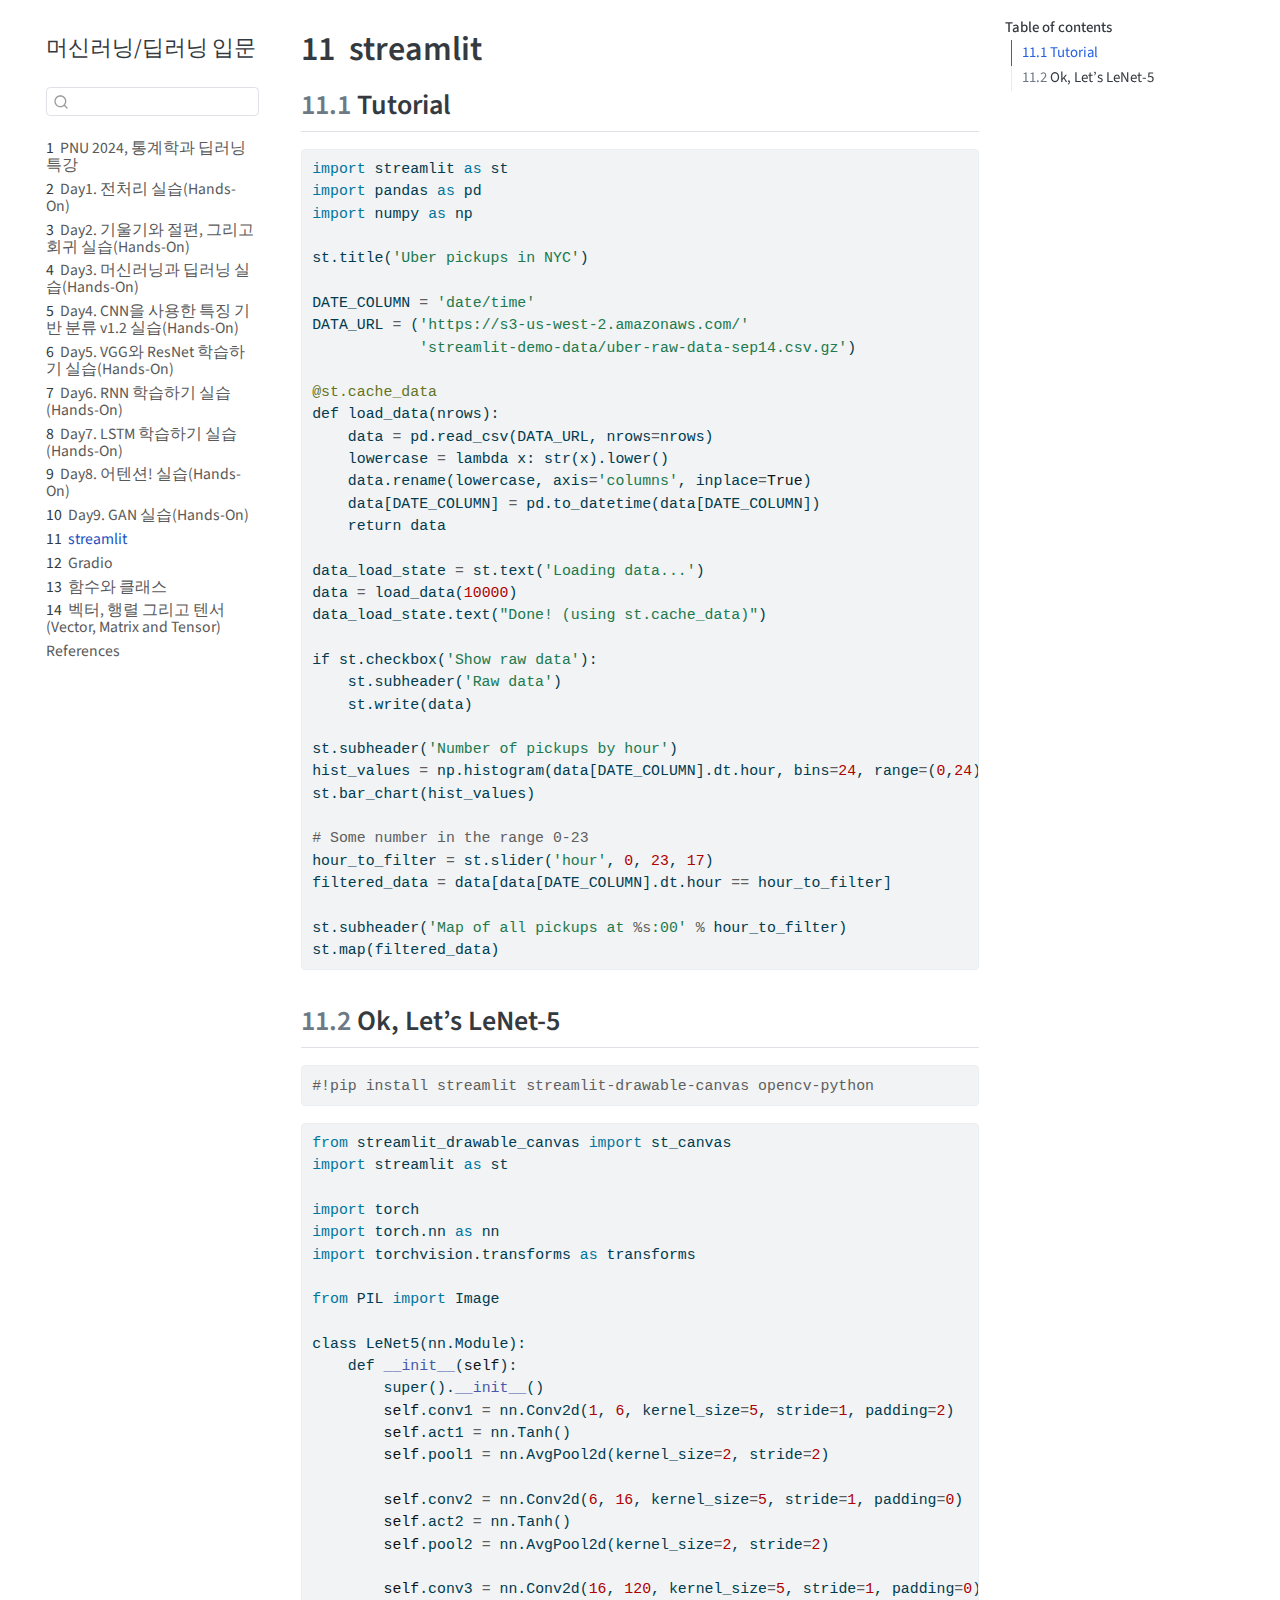
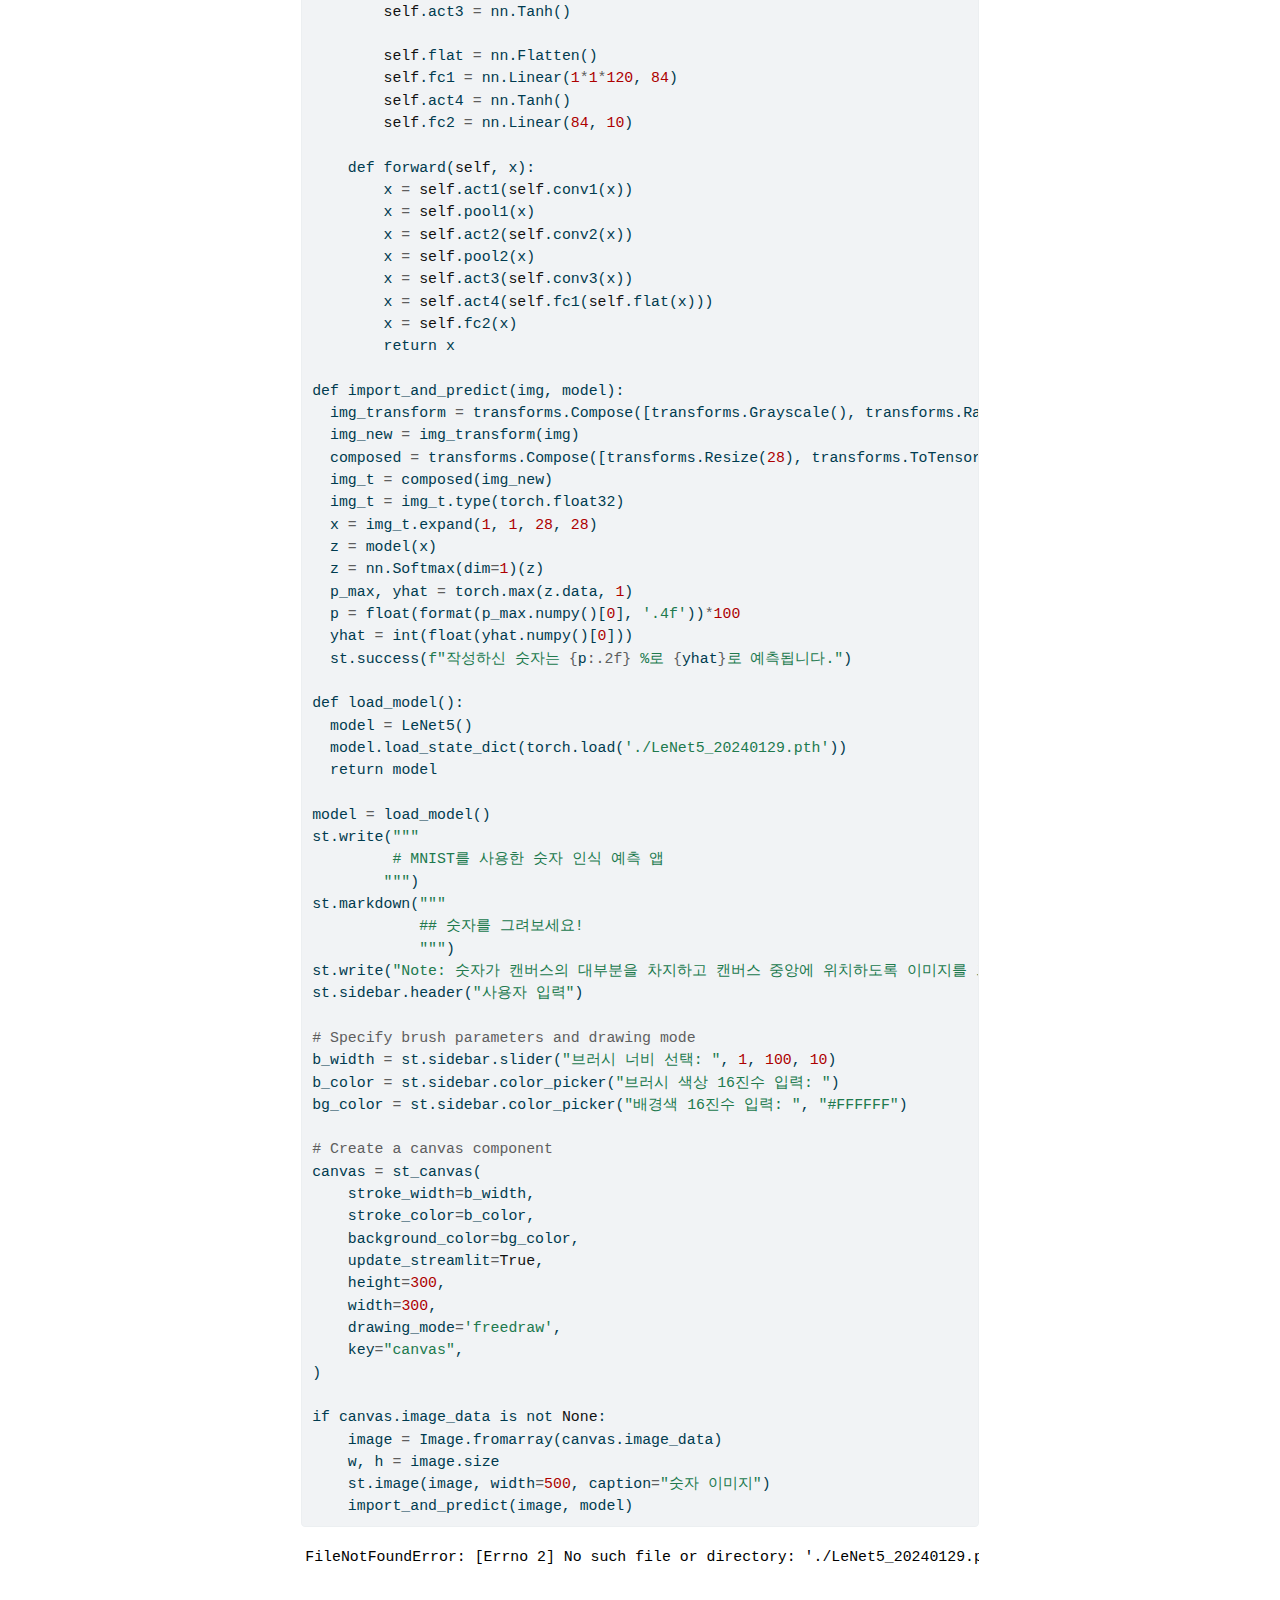
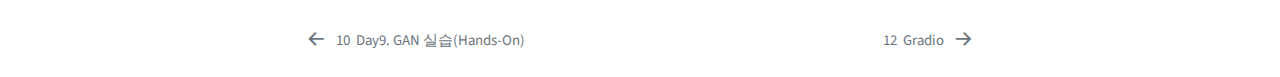
<file: docs/DL10.html>
<!DOCTYPE html>
<html xmlns="http://www.w3.org/1999/xhtml" lang="en" xml:lang="en"><head>

<meta charset="utf-8">
<meta name="generator" content="quarto-1.4.549">

<meta name="viewport" content="width=device-width, initial-scale=1.0, user-scalable=yes">


<title>머신러닝/딥러닝 입문 - 11&nbsp; streamlit</title>
<style>
code{white-space: pre-wrap;}
span.smallcaps{font-variant: small-caps;}
div.columns{display: flex; gap: min(4vw, 1.5em);}
div.column{flex: auto; overflow-x: auto;}
div.hanging-indent{margin-left: 1.5em; text-indent: -1.5em;}
ul.task-list{list-style: none;}
ul.task-list li input[type="checkbox"] {
  width: 0.8em;
  margin: 0 0.8em 0.2em -1em; /* quarto-specific, see https://github.com/quarto-dev/quarto-cli/issues/4556 */ 
  vertical-align: middle;
}
/* CSS for syntax highlighting */
pre > code.sourceCode { white-space: pre; position: relative; }
pre > code.sourceCode > span { line-height: 1.25; }
pre > code.sourceCode > span:empty { height: 1.2em; }
.sourceCode { overflow: visible; }
code.sourceCode > span { color: inherit; text-decoration: inherit; }
div.sourceCode { margin: 1em 0; }
pre.sourceCode { margin: 0; }
@media screen {
div.sourceCode { overflow: auto; }
}
@media print {
pre > code.sourceCode { white-space: pre-wrap; }
pre > code.sourceCode > span { text-indent: -5em; padding-left: 5em; }
}
pre.numberSource code
  { counter-reset: source-line 0; }
pre.numberSource code > span
  { position: relative; left: -4em; counter-increment: source-line; }
pre.numberSource code > span > a:first-child::before
  { content: counter(source-line);
    position: relative; left: -1em; text-align: right; vertical-align: baseline;
    border: none; display: inline-block;
    -webkit-touch-callout: none; -webkit-user-select: none;
    -khtml-user-select: none; -moz-user-select: none;
    -ms-user-select: none; user-select: none;
    padding: 0 4px; width: 4em;
  }
pre.numberSource { margin-left: 3em;  padding-left: 4px; }
div.sourceCode
  {   }
@media screen {
pre > code.sourceCode > span > a:first-child::before { text-decoration: underline; }
}
</style>


<script src="site_libs/quarto-nav/quarto-nav.js"></script>
<script src="site_libs/quarto-nav/headroom.min.js"></script>
<script src="site_libs/clipboard/clipboard.min.js"></script>
<script src="site_libs/quarto-search/autocomplete.umd.js"></script>
<script src="site_libs/quarto-search/fuse.min.js"></script>
<script src="site_libs/quarto-search/quarto-search.js"></script>
<meta name="quarto:offset" content="./">
<link href="./DL11.html" rel="next">
<link href="./DL09.html" rel="prev">
<script src="site_libs/quarto-html/quarto.js"></script>
<script src="site_libs/quarto-html/popper.min.js"></script>
<script src="site_libs/quarto-html/tippy.umd.min.js"></script>
<script src="site_libs/quarto-html/anchor.min.js"></script>
<link href="site_libs/quarto-html/tippy.css" rel="stylesheet">
<link href="site_libs/quarto-html/quarto-syntax-highlighting.css" rel="stylesheet" id="quarto-text-highlighting-styles">
<script src="site_libs/bootstrap/bootstrap.min.js"></script>
<link href="site_libs/bootstrap/bootstrap-icons.css" rel="stylesheet">
<link href="site_libs/bootstrap/bootstrap.min.css" rel="stylesheet" id="quarto-bootstrap" data-mode="light">
<script id="quarto-search-options" type="application/json">{
  "location": "sidebar",
  "copy-button": false,
  "collapse-after": 3,
  "panel-placement": "start",
  "type": "textbox",
  "limit": 50,
  "keyboard-shortcut": [
    "f",
    "/",
    "s"
  ],
  "show-item-context": false,
  "language": {
    "search-no-results-text": "No results",
    "search-matching-documents-text": "matching documents",
    "search-copy-link-title": "Copy link to search",
    "search-hide-matches-text": "Hide additional matches",
    "search-more-match-text": "more match in this document",
    "search-more-matches-text": "more matches in this document",
    "search-clear-button-title": "Clear",
    "search-text-placeholder": "",
    "search-detached-cancel-button-title": "Cancel",
    "search-submit-button-title": "Submit",
    "search-label": "Search"
  }
}</script>


</head>

<body class="nav-sidebar floating">

<div id="quarto-search-results"></div>
  <header id="quarto-header" class="headroom fixed-top">
  <nav class="quarto-secondary-nav">
    <div class="container-fluid d-flex">
      <button type="button" class="quarto-btn-toggle btn" data-bs-toggle="collapse" data-bs-target=".quarto-sidebar-collapse-item" aria-controls="quarto-sidebar" aria-expanded="false" aria-label="Toggle sidebar navigation" onclick="if (window.quartoToggleHeadroom) { window.quartoToggleHeadroom(); }">
        <i class="bi bi-layout-text-sidebar-reverse"></i>
      </button>
        <nav class="quarto-page-breadcrumbs" aria-label="breadcrumb"><ol class="breadcrumb"><li class="breadcrumb-item"><a href="./DL10.html"><span class="chapter-number">11</span>&nbsp; <span class="chapter-title">streamlit</span></a></li></ol></nav>
        <a class="flex-grow-1" role="button" data-bs-toggle="collapse" data-bs-target=".quarto-sidebar-collapse-item" aria-controls="quarto-sidebar" aria-expanded="false" aria-label="Toggle sidebar navigation" onclick="if (window.quartoToggleHeadroom) { window.quartoToggleHeadroom(); }">      
        </a>
      <button type="button" class="btn quarto-search-button" aria-label="" onclick="window.quartoOpenSearch();">
        <i class="bi bi-search"></i>
      </button>
    </div>
  </nav>
</header>
<!-- content -->
<div id="quarto-content" class="quarto-container page-columns page-rows-contents page-layout-article">
<!-- sidebar -->
  <nav id="quarto-sidebar" class="sidebar collapse collapse-horizontal quarto-sidebar-collapse-item sidebar-navigation floating overflow-auto">
    <div class="pt-lg-2 mt-2 text-left sidebar-header">
    <div class="sidebar-title mb-0 py-0">
      <a href="./">머신러닝/딥러닝 입문</a> 
    </div>
      </div>
        <div class="mt-2 flex-shrink-0 align-items-center">
        <div class="sidebar-search">
        <div id="quarto-search" class="" title="Search"></div>
        </div>
        </div>
    <div class="sidebar-menu-container"> 
    <ul class="list-unstyled mt-1">
        <li class="sidebar-item">
  <div class="sidebar-item-container"> 
  <a href="./index.html" class="sidebar-item-text sidebar-link">
 <span class="menu-text"><span class="chapter-number">1</span>&nbsp; <span class="chapter-title">PNU 2024, 통계학과 딥러닝 특강</span></span></a>
  </div>
</li>
        <li class="sidebar-item">
  <div class="sidebar-item-container"> 
  <a href="./DL01.html" class="sidebar-item-text sidebar-link">
 <span class="menu-text"><span class="chapter-number">2</span>&nbsp; <span class="chapter-title">Day1. 전처리 실습(Hands-On)</span></span></a>
  </div>
</li>
        <li class="sidebar-item">
  <div class="sidebar-item-container"> 
  <a href="./DL02.html" class="sidebar-item-text sidebar-link">
 <span class="menu-text"><span class="chapter-number">3</span>&nbsp; <span class="chapter-title">Day2. 기울기와 절편, 그리고 회귀 실습(Hands-On)</span></span></a>
  </div>
</li>
        <li class="sidebar-item">
  <div class="sidebar-item-container"> 
  <a href="./DL03.html" class="sidebar-item-text sidebar-link">
 <span class="menu-text"><span class="chapter-number">4</span>&nbsp; <span class="chapter-title">Day3. 머신러닝과 딥러닝 실습(Hands-On)</span></span></a>
  </div>
</li>
        <li class="sidebar-item">
  <div class="sidebar-item-container"> 
  <a href="./DL04.html" class="sidebar-item-text sidebar-link">
 <span class="menu-text"><span class="chapter-number">5</span>&nbsp; <span class="chapter-title">Day4. CNN을 사용한 특징 기반 분류 v1.2 실습(Hands-On)</span></span></a>
  </div>
</li>
        <li class="sidebar-item">
  <div class="sidebar-item-container"> 
  <a href="./DL05.html" class="sidebar-item-text sidebar-link">
 <span class="menu-text"><span class="chapter-number">6</span>&nbsp; <span class="chapter-title">Day5. VGG와 ResNet 학습하기 실습(Hands-On)</span></span></a>
  </div>
</li>
        <li class="sidebar-item">
  <div class="sidebar-item-container"> 
  <a href="./DL06.html" class="sidebar-item-text sidebar-link">
 <span class="menu-text"><span class="chapter-number">7</span>&nbsp; <span class="chapter-title">Day6. RNN 학습하기 실습(Hands-On)</span></span></a>
  </div>
</li>
        <li class="sidebar-item">
  <div class="sidebar-item-container"> 
  <a href="./DL07.html" class="sidebar-item-text sidebar-link">
 <span class="menu-text"><span class="chapter-number">8</span>&nbsp; <span class="chapter-title">Day7. LSTM 학습하기 실습(Hands-On)</span></span></a>
  </div>
</li>
        <li class="sidebar-item">
  <div class="sidebar-item-container"> 
  <a href="./DL08.html" class="sidebar-item-text sidebar-link">
 <span class="menu-text"><span class="chapter-number">9</span>&nbsp; <span class="chapter-title">Day8. 어텐션! 실습(Hands-On)</span></span></a>
  </div>
</li>
        <li class="sidebar-item">
  <div class="sidebar-item-container"> 
  <a href="./DL09.html" class="sidebar-item-text sidebar-link">
 <span class="menu-text"><span class="chapter-number">10</span>&nbsp; <span class="chapter-title">Day9. GAN 실습(Hands-On)</span></span></a>
  </div>
</li>
        <li class="sidebar-item">
  <div class="sidebar-item-container"> 
  <a href="./DL10.html" class="sidebar-item-text sidebar-link active">
 <span class="menu-text"><span class="chapter-number">11</span>&nbsp; <span class="chapter-title">streamlit</span></span></a>
  </div>
</li>
        <li class="sidebar-item">
  <div class="sidebar-item-container"> 
  <a href="./DL11.html" class="sidebar-item-text sidebar-link">
 <span class="menu-text"><span class="chapter-number">12</span>&nbsp; <span class="chapter-title">Gradio</span></span></a>
  </div>
</li>
        <li class="sidebar-item">
  <div class="sidebar-item-container"> 
  <a href="./DL00_Python.html" class="sidebar-item-text sidebar-link">
 <span class="menu-text"><span class="chapter-number">13</span>&nbsp; <span class="chapter-title">함수와 클래스</span></span></a>
  </div>
</li>
        <li class="sidebar-item">
  <div class="sidebar-item-container"> 
  <a href="./DL00_Torch.html" class="sidebar-item-text sidebar-link">
 <span class="menu-text"><span class="chapter-number">14</span>&nbsp; <span class="chapter-title">벡터, 행렬 그리고 텐서(Vector, Matrix and Tensor)</span></span></a>
  </div>
</li>
        <li class="sidebar-item">
  <div class="sidebar-item-container"> 
  <a href="./references.html" class="sidebar-item-text sidebar-link">
 <span class="menu-text">References</span></a>
  </div>
</li>
    </ul>
    </div>
</nav>
<div id="quarto-sidebar-glass" class="quarto-sidebar-collapse-item" data-bs-toggle="collapse" data-bs-target=".quarto-sidebar-collapse-item"></div>
<!-- margin-sidebar -->
    <div id="quarto-margin-sidebar" class="sidebar margin-sidebar">
        <nav id="TOC" role="doc-toc" class="toc-active">
    <h2 id="toc-title">Table of contents</h2>
   
  <ul>
  <li><a href="#tutorial" id="toc-tutorial" class="nav-link active" data-scroll-target="#tutorial"><span class="header-section-number">11.1</span> Tutorial</a></li>
  <li><a href="#ok-lets-lenet-5" id="toc-ok-lets-lenet-5" class="nav-link" data-scroll-target="#ok-lets-lenet-5"><span class="header-section-number">11.2</span> Ok, Let’s LeNet-5</a></li>
  </ul>
</nav>
    </div>
<!-- main -->
<main class="content" id="quarto-document-content">

<header id="title-block-header" class="quarto-title-block default">
<div class="quarto-title">
<h1 class="title"><span class="chapter-number">11</span>&nbsp; <span class="chapter-title">streamlit</span></h1>
</div>



<div class="quarto-title-meta">

    
  
    
  </div>
  


</header>


<section id="tutorial" class="level2" data-number="11.1">
<h2 data-number="11.1" class="anchored" data-anchor-id="tutorial"><span class="header-section-number">11.1</span> Tutorial</h2>
<div id="cell-2" class="cell">
<div class="sourceCode cell-code" id="cb1"><pre class="sourceCode python code-with-copy"><code class="sourceCode python"><span id="cb1-1"><a href="#cb1-1" aria-hidden="true" tabindex="-1"></a><span class="im">import</span> streamlit <span class="im">as</span> st</span>
<span id="cb1-2"><a href="#cb1-2" aria-hidden="true" tabindex="-1"></a><span class="im">import</span> pandas <span class="im">as</span> pd</span>
<span id="cb1-3"><a href="#cb1-3" aria-hidden="true" tabindex="-1"></a><span class="im">import</span> numpy <span class="im">as</span> np</span>
<span id="cb1-4"><a href="#cb1-4" aria-hidden="true" tabindex="-1"></a></span>
<span id="cb1-5"><a href="#cb1-5" aria-hidden="true" tabindex="-1"></a>st.title(<span class="st">'Uber pickups in NYC'</span>)</span>
<span id="cb1-6"><a href="#cb1-6" aria-hidden="true" tabindex="-1"></a></span>
<span id="cb1-7"><a href="#cb1-7" aria-hidden="true" tabindex="-1"></a>DATE_COLUMN <span class="op">=</span> <span class="st">'date/time'</span></span>
<span id="cb1-8"><a href="#cb1-8" aria-hidden="true" tabindex="-1"></a>DATA_URL <span class="op">=</span> (<span class="st">'https://s3-us-west-2.amazonaws.com/'</span></span>
<span id="cb1-9"><a href="#cb1-9" aria-hidden="true" tabindex="-1"></a>            <span class="st">'streamlit-demo-data/uber-raw-data-sep14.csv.gz'</span>)</span>
<span id="cb1-10"><a href="#cb1-10" aria-hidden="true" tabindex="-1"></a></span>
<span id="cb1-11"><a href="#cb1-11" aria-hidden="true" tabindex="-1"></a><span class="at">@st.cache_data</span></span>
<span id="cb1-12"><a href="#cb1-12" aria-hidden="true" tabindex="-1"></a><span class="kw">def</span> load_data(nrows):</span>
<span id="cb1-13"><a href="#cb1-13" aria-hidden="true" tabindex="-1"></a>    data <span class="op">=</span> pd.read_csv(DATA_URL, nrows<span class="op">=</span>nrows)</span>
<span id="cb1-14"><a href="#cb1-14" aria-hidden="true" tabindex="-1"></a>    lowercase <span class="op">=</span> <span class="kw">lambda</span> x: <span class="bu">str</span>(x).lower()</span>
<span id="cb1-15"><a href="#cb1-15" aria-hidden="true" tabindex="-1"></a>    data.rename(lowercase, axis<span class="op">=</span><span class="st">'columns'</span>, inplace<span class="op">=</span><span class="va">True</span>)</span>
<span id="cb1-16"><a href="#cb1-16" aria-hidden="true" tabindex="-1"></a>    data[DATE_COLUMN] <span class="op">=</span> pd.to_datetime(data[DATE_COLUMN])</span>
<span id="cb1-17"><a href="#cb1-17" aria-hidden="true" tabindex="-1"></a>    <span class="cf">return</span> data</span>
<span id="cb1-18"><a href="#cb1-18" aria-hidden="true" tabindex="-1"></a></span>
<span id="cb1-19"><a href="#cb1-19" aria-hidden="true" tabindex="-1"></a>data_load_state <span class="op">=</span> st.text(<span class="st">'Loading data...'</span>)</span>
<span id="cb1-20"><a href="#cb1-20" aria-hidden="true" tabindex="-1"></a>data <span class="op">=</span> load_data(<span class="dv">10000</span>)</span>
<span id="cb1-21"><a href="#cb1-21" aria-hidden="true" tabindex="-1"></a>data_load_state.text(<span class="st">"Done! (using st.cache_data)"</span>)</span>
<span id="cb1-22"><a href="#cb1-22" aria-hidden="true" tabindex="-1"></a></span>
<span id="cb1-23"><a href="#cb1-23" aria-hidden="true" tabindex="-1"></a><span class="cf">if</span> st.checkbox(<span class="st">'Show raw data'</span>):</span>
<span id="cb1-24"><a href="#cb1-24" aria-hidden="true" tabindex="-1"></a>    st.subheader(<span class="st">'Raw data'</span>)</span>
<span id="cb1-25"><a href="#cb1-25" aria-hidden="true" tabindex="-1"></a>    st.write(data)</span>
<span id="cb1-26"><a href="#cb1-26" aria-hidden="true" tabindex="-1"></a></span>
<span id="cb1-27"><a href="#cb1-27" aria-hidden="true" tabindex="-1"></a>st.subheader(<span class="st">'Number of pickups by hour'</span>)</span>
<span id="cb1-28"><a href="#cb1-28" aria-hidden="true" tabindex="-1"></a>hist_values <span class="op">=</span> np.histogram(data[DATE_COLUMN].dt.hour, bins<span class="op">=</span><span class="dv">24</span>, <span class="bu">range</span><span class="op">=</span>(<span class="dv">0</span>,<span class="dv">24</span>))[<span class="dv">0</span>]</span>
<span id="cb1-29"><a href="#cb1-29" aria-hidden="true" tabindex="-1"></a>st.bar_chart(hist_values)</span>
<span id="cb1-30"><a href="#cb1-30" aria-hidden="true" tabindex="-1"></a></span>
<span id="cb1-31"><a href="#cb1-31" aria-hidden="true" tabindex="-1"></a><span class="co"># Some number in the range 0-23</span></span>
<span id="cb1-32"><a href="#cb1-32" aria-hidden="true" tabindex="-1"></a>hour_to_filter <span class="op">=</span> st.slider(<span class="st">'hour'</span>, <span class="dv">0</span>, <span class="dv">23</span>, <span class="dv">17</span>)</span>
<span id="cb1-33"><a href="#cb1-33" aria-hidden="true" tabindex="-1"></a>filtered_data <span class="op">=</span> data[data[DATE_COLUMN].dt.hour <span class="op">==</span> hour_to_filter]</span>
<span id="cb1-34"><a href="#cb1-34" aria-hidden="true" tabindex="-1"></a></span>
<span id="cb1-35"><a href="#cb1-35" aria-hidden="true" tabindex="-1"></a>st.subheader(<span class="st">'Map of all pickups at </span><span class="sc">%s</span><span class="st">:00'</span> <span class="op">%</span> hour_to_filter)</span>
<span id="cb1-36"><a href="#cb1-36" aria-hidden="true" tabindex="-1"></a>st.<span class="bu">map</span>(filtered_data)</span></code><button title="Copy to Clipboard" class="code-copy-button"><i class="bi"></i></button></pre></div>
</div>
</section>
<section id="ok-lets-lenet-5" class="level2" data-number="11.2">
<h2 data-number="11.2" class="anchored" data-anchor-id="ok-lets-lenet-5"><span class="header-section-number">11.2</span> Ok, Let’s LeNet-5</h2>
<div id="cell-4" class="cell" data-execution_count="2">
<div class="sourceCode cell-code" id="cb2"><pre class="sourceCode python code-with-copy"><code class="sourceCode python"><span id="cb2-1"><a href="#cb2-1" aria-hidden="true" tabindex="-1"></a><span class="co">#!pip install streamlit streamlit-drawable-canvas opencv-python</span></span></code><button title="Copy to Clipboard" class="code-copy-button"><i class="bi"></i></button></pre></div>
</div>
<div id="cell-5" class="cell" data-execution_count="1">
<div class="sourceCode cell-code" id="cb3"><pre class="sourceCode python code-with-copy"><code class="sourceCode python"><span id="cb3-1"><a href="#cb3-1" aria-hidden="true" tabindex="-1"></a><span class="im">from</span> streamlit_drawable_canvas <span class="im">import</span> st_canvas</span>
<span id="cb3-2"><a href="#cb3-2" aria-hidden="true" tabindex="-1"></a><span class="im">import</span> streamlit <span class="im">as</span> st</span>
<span id="cb3-3"><a href="#cb3-3" aria-hidden="true" tabindex="-1"></a></span>
<span id="cb3-4"><a href="#cb3-4" aria-hidden="true" tabindex="-1"></a><span class="im">import</span> torch</span>
<span id="cb3-5"><a href="#cb3-5" aria-hidden="true" tabindex="-1"></a><span class="im">import</span> torch.nn <span class="im">as</span> nn</span>
<span id="cb3-6"><a href="#cb3-6" aria-hidden="true" tabindex="-1"></a><span class="im">import</span> torchvision.transforms <span class="im">as</span> transforms</span>
<span id="cb3-7"><a href="#cb3-7" aria-hidden="true" tabindex="-1"></a></span>
<span id="cb3-8"><a href="#cb3-8" aria-hidden="true" tabindex="-1"></a><span class="im">from</span> PIL <span class="im">import</span> Image</span>
<span id="cb3-9"><a href="#cb3-9" aria-hidden="true" tabindex="-1"></a></span>
<span id="cb3-10"><a href="#cb3-10" aria-hidden="true" tabindex="-1"></a><span class="kw">class</span> LeNet5(nn.Module):</span>
<span id="cb3-11"><a href="#cb3-11" aria-hidden="true" tabindex="-1"></a>    <span class="kw">def</span> <span class="fu">__init__</span>(<span class="va">self</span>):</span>
<span id="cb3-12"><a href="#cb3-12" aria-hidden="true" tabindex="-1"></a>        <span class="bu">super</span>().<span class="fu">__init__</span>()</span>
<span id="cb3-13"><a href="#cb3-13" aria-hidden="true" tabindex="-1"></a>        <span class="va">self</span>.conv1 <span class="op">=</span> nn.Conv2d(<span class="dv">1</span>, <span class="dv">6</span>, kernel_size<span class="op">=</span><span class="dv">5</span>, stride<span class="op">=</span><span class="dv">1</span>, padding<span class="op">=</span><span class="dv">2</span>)</span>
<span id="cb3-14"><a href="#cb3-14" aria-hidden="true" tabindex="-1"></a>        <span class="va">self</span>.act1 <span class="op">=</span> nn.Tanh()</span>
<span id="cb3-15"><a href="#cb3-15" aria-hidden="true" tabindex="-1"></a>        <span class="va">self</span>.pool1 <span class="op">=</span> nn.AvgPool2d(kernel_size<span class="op">=</span><span class="dv">2</span>, stride<span class="op">=</span><span class="dv">2</span>)</span>
<span id="cb3-16"><a href="#cb3-16" aria-hidden="true" tabindex="-1"></a></span>
<span id="cb3-17"><a href="#cb3-17" aria-hidden="true" tabindex="-1"></a>        <span class="va">self</span>.conv2 <span class="op">=</span> nn.Conv2d(<span class="dv">6</span>, <span class="dv">16</span>, kernel_size<span class="op">=</span><span class="dv">5</span>, stride<span class="op">=</span><span class="dv">1</span>, padding<span class="op">=</span><span class="dv">0</span>)</span>
<span id="cb3-18"><a href="#cb3-18" aria-hidden="true" tabindex="-1"></a>        <span class="va">self</span>.act2 <span class="op">=</span> nn.Tanh()</span>
<span id="cb3-19"><a href="#cb3-19" aria-hidden="true" tabindex="-1"></a>        <span class="va">self</span>.pool2 <span class="op">=</span> nn.AvgPool2d(kernel_size<span class="op">=</span><span class="dv">2</span>, stride<span class="op">=</span><span class="dv">2</span>)</span>
<span id="cb3-20"><a href="#cb3-20" aria-hidden="true" tabindex="-1"></a></span>
<span id="cb3-21"><a href="#cb3-21" aria-hidden="true" tabindex="-1"></a>        <span class="va">self</span>.conv3 <span class="op">=</span> nn.Conv2d(<span class="dv">16</span>, <span class="dv">120</span>, kernel_size<span class="op">=</span><span class="dv">5</span>, stride<span class="op">=</span><span class="dv">1</span>, padding<span class="op">=</span><span class="dv">0</span>)</span>
<span id="cb3-22"><a href="#cb3-22" aria-hidden="true" tabindex="-1"></a>        <span class="va">self</span>.act3 <span class="op">=</span> nn.Tanh()</span>
<span id="cb3-23"><a href="#cb3-23" aria-hidden="true" tabindex="-1"></a></span>
<span id="cb3-24"><a href="#cb3-24" aria-hidden="true" tabindex="-1"></a>        <span class="va">self</span>.flat <span class="op">=</span> nn.Flatten()</span>
<span id="cb3-25"><a href="#cb3-25" aria-hidden="true" tabindex="-1"></a>        <span class="va">self</span>.fc1 <span class="op">=</span> nn.Linear(<span class="dv">1</span><span class="op">*</span><span class="dv">1</span><span class="op">*</span><span class="dv">120</span>, <span class="dv">84</span>)</span>
<span id="cb3-26"><a href="#cb3-26" aria-hidden="true" tabindex="-1"></a>        <span class="va">self</span>.act4 <span class="op">=</span> nn.Tanh()</span>
<span id="cb3-27"><a href="#cb3-27" aria-hidden="true" tabindex="-1"></a>        <span class="va">self</span>.fc2 <span class="op">=</span> nn.Linear(<span class="dv">84</span>, <span class="dv">10</span>)</span>
<span id="cb3-28"><a href="#cb3-28" aria-hidden="true" tabindex="-1"></a>        </span>
<span id="cb3-29"><a href="#cb3-29" aria-hidden="true" tabindex="-1"></a>    <span class="kw">def</span> forward(<span class="va">self</span>, x):</span>
<span id="cb3-30"><a href="#cb3-30" aria-hidden="true" tabindex="-1"></a>        x <span class="op">=</span> <span class="va">self</span>.act1(<span class="va">self</span>.conv1(x))</span>
<span id="cb3-31"><a href="#cb3-31" aria-hidden="true" tabindex="-1"></a>        x <span class="op">=</span> <span class="va">self</span>.pool1(x)</span>
<span id="cb3-32"><a href="#cb3-32" aria-hidden="true" tabindex="-1"></a>        x <span class="op">=</span> <span class="va">self</span>.act2(<span class="va">self</span>.conv2(x))</span>
<span id="cb3-33"><a href="#cb3-33" aria-hidden="true" tabindex="-1"></a>        x <span class="op">=</span> <span class="va">self</span>.pool2(x)</span>
<span id="cb3-34"><a href="#cb3-34" aria-hidden="true" tabindex="-1"></a>        x <span class="op">=</span> <span class="va">self</span>.act3(<span class="va">self</span>.conv3(x))</span>
<span id="cb3-35"><a href="#cb3-35" aria-hidden="true" tabindex="-1"></a>        x <span class="op">=</span> <span class="va">self</span>.act4(<span class="va">self</span>.fc1(<span class="va">self</span>.flat(x)))</span>
<span id="cb3-36"><a href="#cb3-36" aria-hidden="true" tabindex="-1"></a>        x <span class="op">=</span> <span class="va">self</span>.fc2(x)</span>
<span id="cb3-37"><a href="#cb3-37" aria-hidden="true" tabindex="-1"></a>        <span class="cf">return</span> x</span>
<span id="cb3-38"><a href="#cb3-38" aria-hidden="true" tabindex="-1"></a></span>
<span id="cb3-39"><a href="#cb3-39" aria-hidden="true" tabindex="-1"></a><span class="kw">def</span> import_and_predict(img, model):</span>
<span id="cb3-40"><a href="#cb3-40" aria-hidden="true" tabindex="-1"></a>  img_transform <span class="op">=</span> transforms.Compose([transforms.Grayscale(), transforms.RandomInvert(p<span class="op">=</span><span class="dv">1</span>)])</span>
<span id="cb3-41"><a href="#cb3-41" aria-hidden="true" tabindex="-1"></a>  img_new <span class="op">=</span> img_transform(img)</span>
<span id="cb3-42"><a href="#cb3-42" aria-hidden="true" tabindex="-1"></a>  composed <span class="op">=</span> transforms.Compose([transforms.Resize(<span class="dv">28</span>), transforms.ToTensor()])</span>
<span id="cb3-43"><a href="#cb3-43" aria-hidden="true" tabindex="-1"></a>  img_t <span class="op">=</span> composed(img_new)</span>
<span id="cb3-44"><a href="#cb3-44" aria-hidden="true" tabindex="-1"></a>  img_t <span class="op">=</span> img_t.<span class="bu">type</span>(torch.float32)</span>
<span id="cb3-45"><a href="#cb3-45" aria-hidden="true" tabindex="-1"></a>  x <span class="op">=</span> img_t.expand(<span class="dv">1</span>, <span class="dv">1</span>, <span class="dv">28</span>, <span class="dv">28</span>)</span>
<span id="cb3-46"><a href="#cb3-46" aria-hidden="true" tabindex="-1"></a>  z <span class="op">=</span> model(x)</span>
<span id="cb3-47"><a href="#cb3-47" aria-hidden="true" tabindex="-1"></a>  z <span class="op">=</span> nn.Softmax(dim<span class="op">=</span><span class="dv">1</span>)(z)</span>
<span id="cb3-48"><a href="#cb3-48" aria-hidden="true" tabindex="-1"></a>  p_max, yhat <span class="op">=</span> torch.<span class="bu">max</span>(z.data, <span class="dv">1</span>)</span>
<span id="cb3-49"><a href="#cb3-49" aria-hidden="true" tabindex="-1"></a>  p <span class="op">=</span> <span class="bu">float</span>(<span class="bu">format</span>(p_max.numpy()[<span class="dv">0</span>], <span class="st">'.4f'</span>))<span class="op">*</span><span class="dv">100</span></span>
<span id="cb3-50"><a href="#cb3-50" aria-hidden="true" tabindex="-1"></a>  yhat <span class="op">=</span> <span class="bu">int</span>(<span class="bu">float</span>(yhat.numpy()[<span class="dv">0</span>]))</span>
<span id="cb3-51"><a href="#cb3-51" aria-hidden="true" tabindex="-1"></a>  st.success(<span class="ss">f"작성하신 숫자는 </span><span class="sc">{</span>p<span class="sc">:.2f}</span><span class="ss"> %로 </span><span class="sc">{</span>yhat<span class="sc">}</span><span class="ss">로 예측됩니다."</span>)</span>
<span id="cb3-52"><a href="#cb3-52" aria-hidden="true" tabindex="-1"></a></span>
<span id="cb3-53"><a href="#cb3-53" aria-hidden="true" tabindex="-1"></a><span class="kw">def</span> load_model():</span>
<span id="cb3-54"><a href="#cb3-54" aria-hidden="true" tabindex="-1"></a>  model <span class="op">=</span> LeNet5()</span>
<span id="cb3-55"><a href="#cb3-55" aria-hidden="true" tabindex="-1"></a>  model.load_state_dict(torch.load(<span class="st">'./LeNet5_20240129.pth'</span>))</span>
<span id="cb3-56"><a href="#cb3-56" aria-hidden="true" tabindex="-1"></a>  <span class="cf">return</span> model</span>
<span id="cb3-57"><a href="#cb3-57" aria-hidden="true" tabindex="-1"></a></span>
<span id="cb3-58"><a href="#cb3-58" aria-hidden="true" tabindex="-1"></a>model <span class="op">=</span> load_model()</span>
<span id="cb3-59"><a href="#cb3-59" aria-hidden="true" tabindex="-1"></a>st.write(<span class="st">"""</span></span>
<span id="cb3-60"><a href="#cb3-60" aria-hidden="true" tabindex="-1"></a><span class="st">         # MNIST를 사용한 숫자 인식 예측 앱</span></span>
<span id="cb3-61"><a href="#cb3-61" aria-hidden="true" tabindex="-1"></a><span class="st">        """</span>)</span>
<span id="cb3-62"><a href="#cb3-62" aria-hidden="true" tabindex="-1"></a>st.markdown(<span class="st">"""</span></span>
<span id="cb3-63"><a href="#cb3-63" aria-hidden="true" tabindex="-1"></a><span class="st">            ## 숫자를 그려보세요!</span></span>
<span id="cb3-64"><a href="#cb3-64" aria-hidden="true" tabindex="-1"></a><span class="st">            """</span>)</span>
<span id="cb3-65"><a href="#cb3-65" aria-hidden="true" tabindex="-1"></a>st.write(<span class="st">"Note: 숫자가 캔버스의 대부분을 차지하고 캔버스 중앙에 위치하도록 이미지를 그립니다."</span>)</span>
<span id="cb3-66"><a href="#cb3-66" aria-hidden="true" tabindex="-1"></a>st.sidebar.header(<span class="st">"사용자 입력"</span>)</span>
<span id="cb3-67"><a href="#cb3-67" aria-hidden="true" tabindex="-1"></a></span>
<span id="cb3-68"><a href="#cb3-68" aria-hidden="true" tabindex="-1"></a><span class="co"># Specify brush parameters and drawing mode</span></span>
<span id="cb3-69"><a href="#cb3-69" aria-hidden="true" tabindex="-1"></a>b_width <span class="op">=</span> st.sidebar.slider(<span class="st">"브러시 너비 선택: "</span>, <span class="dv">1</span>, <span class="dv">100</span>, <span class="dv">10</span>)</span>
<span id="cb3-70"><a href="#cb3-70" aria-hidden="true" tabindex="-1"></a>b_color <span class="op">=</span> st.sidebar.color_picker(<span class="st">"브러시 색상 16진수 입력: "</span>)</span>
<span id="cb3-71"><a href="#cb3-71" aria-hidden="true" tabindex="-1"></a>bg_color <span class="op">=</span> st.sidebar.color_picker(<span class="st">"배경색 16진수 입력: "</span>, <span class="st">"#FFFFFF"</span>)</span>
<span id="cb3-72"><a href="#cb3-72" aria-hidden="true" tabindex="-1"></a></span>
<span id="cb3-73"><a href="#cb3-73" aria-hidden="true" tabindex="-1"></a><span class="co"># Create a canvas component</span></span>
<span id="cb3-74"><a href="#cb3-74" aria-hidden="true" tabindex="-1"></a>canvas <span class="op">=</span> st_canvas(</span>
<span id="cb3-75"><a href="#cb3-75" aria-hidden="true" tabindex="-1"></a>    stroke_width<span class="op">=</span>b_width,</span>
<span id="cb3-76"><a href="#cb3-76" aria-hidden="true" tabindex="-1"></a>    stroke_color<span class="op">=</span>b_color,</span>
<span id="cb3-77"><a href="#cb3-77" aria-hidden="true" tabindex="-1"></a>    background_color<span class="op">=</span>bg_color,</span>
<span id="cb3-78"><a href="#cb3-78" aria-hidden="true" tabindex="-1"></a>    update_streamlit<span class="op">=</span><span class="va">True</span>,</span>
<span id="cb3-79"><a href="#cb3-79" aria-hidden="true" tabindex="-1"></a>    height<span class="op">=</span><span class="dv">300</span>,</span>
<span id="cb3-80"><a href="#cb3-80" aria-hidden="true" tabindex="-1"></a>    width<span class="op">=</span><span class="dv">300</span>,</span>
<span id="cb3-81"><a href="#cb3-81" aria-hidden="true" tabindex="-1"></a>    drawing_mode<span class="op">=</span><span class="st">'freedraw'</span>,</span>
<span id="cb3-82"><a href="#cb3-82" aria-hidden="true" tabindex="-1"></a>    key<span class="op">=</span><span class="st">"canvas"</span>,</span>
<span id="cb3-83"><a href="#cb3-83" aria-hidden="true" tabindex="-1"></a>)</span>
<span id="cb3-84"><a href="#cb3-84" aria-hidden="true" tabindex="-1"></a></span>
<span id="cb3-85"><a href="#cb3-85" aria-hidden="true" tabindex="-1"></a><span class="cf">if</span> canvas.image_data <span class="kw">is</span> <span class="kw">not</span> <span class="va">None</span>:</span>
<span id="cb3-86"><a href="#cb3-86" aria-hidden="true" tabindex="-1"></a>    image <span class="op">=</span> Image.fromarray(canvas.image_data)</span>
<span id="cb3-87"><a href="#cb3-87" aria-hidden="true" tabindex="-1"></a>    w, h <span class="op">=</span> image.size</span>
<span id="cb3-88"><a href="#cb3-88" aria-hidden="true" tabindex="-1"></a>    st.image(image, width<span class="op">=</span><span class="dv">500</span>, caption<span class="op">=</span><span class="st">"숫자 이미지"</span>)</span>
<span id="cb3-89"><a href="#cb3-89" aria-hidden="true" tabindex="-1"></a>    import_and_predict(image, model)</span></code><button title="Copy to Clipboard" class="code-copy-button"><i class="bi"></i></button></pre></div>
<div class="cell-output cell-output-error">
<pre><code>FileNotFoundError: [Errno 2] No such file or directory: './LeNet5_20240129.pth'</code></pre>
</div>
</div>


</section>

</main> <!-- /main -->
<script id="quarto-html-after-body" type="application/javascript">
window.document.addEventListener("DOMContentLoaded", function (event) {
  const toggleBodyColorMode = (bsSheetEl) => {
    const mode = bsSheetEl.getAttribute("data-mode");
    const bodyEl = window.document.querySelector("body");
    if (mode === "dark") {
      bodyEl.classList.add("quarto-dark");
      bodyEl.classList.remove("quarto-light");
    } else {
      bodyEl.classList.add("quarto-light");
      bodyEl.classList.remove("quarto-dark");
    }
  }
  const toggleBodyColorPrimary = () => {
    const bsSheetEl = window.document.querySelector("link#quarto-bootstrap");
    if (bsSheetEl) {
      toggleBodyColorMode(bsSheetEl);
    }
  }
  toggleBodyColorPrimary();  
  const icon = "";
  const anchorJS = new window.AnchorJS();
  anchorJS.options = {
    placement: 'right',
    icon: icon
  };
  anchorJS.add('.anchored');
  const isCodeAnnotation = (el) => {
    for (const clz of el.classList) {
      if (clz.startsWith('code-annotation-')) {                     
        return true;
      }
    }
    return false;
  }
  const clipboard = new window.ClipboardJS('.code-copy-button', {
    text: function(trigger) {
      const codeEl = trigger.previousElementSibling.cloneNode(true);
      for (const childEl of codeEl.children) {
        if (isCodeAnnotation(childEl)) {
          childEl.remove();
        }
      }
      return codeEl.innerText;
    }
  });
  clipboard.on('success', function(e) {
    // button target
    const button = e.trigger;
    // don't keep focus
    button.blur();
    // flash "checked"
    button.classList.add('code-copy-button-checked');
    var currentTitle = button.getAttribute("title");
    button.setAttribute("title", "Copied!");
    let tooltip;
    if (window.bootstrap) {
      button.setAttribute("data-bs-toggle", "tooltip");
      button.setAttribute("data-bs-placement", "left");
      button.setAttribute("data-bs-title", "Copied!");
      tooltip = new bootstrap.Tooltip(button, 
        { trigger: "manual", 
          customClass: "code-copy-button-tooltip",
          offset: [0, -8]});
      tooltip.show();    
    }
    setTimeout(function() {
      if (tooltip) {
        tooltip.hide();
        button.removeAttribute("data-bs-title");
        button.removeAttribute("data-bs-toggle");
        button.removeAttribute("data-bs-placement");
      }
      button.setAttribute("title", currentTitle);
      button.classList.remove('code-copy-button-checked');
    }, 1000);
    // clear code selection
    e.clearSelection();
  });
  function tippyHover(el, contentFn, onTriggerFn, onUntriggerFn) {
    const config = {
      allowHTML: true,
      maxWidth: 500,
      delay: 100,
      arrow: false,
      appendTo: function(el) {
          return el.parentElement;
      },
      interactive: true,
      interactiveBorder: 10,
      theme: 'quarto',
      placement: 'bottom-start',
    };
    if (contentFn) {
      config.content = contentFn;
    }
    if (onTriggerFn) {
      config.onTrigger = onTriggerFn;
    }
    if (onUntriggerFn) {
      config.onUntrigger = onUntriggerFn;
    }
    window.tippy(el, config); 
  }
  const noterefs = window.document.querySelectorAll('a[role="doc-noteref"]');
  for (var i=0; i<noterefs.length; i++) {
    const ref = noterefs[i];
    tippyHover(ref, function() {
      // use id or data attribute instead here
      let href = ref.getAttribute('data-footnote-href') || ref.getAttribute('href');
      try { href = new URL(href).hash; } catch {}
      const id = href.replace(/^#\/?/, "");
      const note = window.document.getElementById(id);
      return note.innerHTML;
    });
  }
  const xrefs = window.document.querySelectorAll('a.quarto-xref');
  const processXRef = (id, note) => {
    // Strip column container classes
    const stripColumnClz = (el) => {
      el.classList.remove("page-full", "page-columns");
      if (el.children) {
        for (const child of el.children) {
          stripColumnClz(child);
        }
      }
    }
    stripColumnClz(note)
    if (id === null || id.startsWith('sec-')) {
      // Special case sections, only their first couple elements
      const container = document.createElement("div");
      if (note.children && note.children.length > 2) {
        container.appendChild(note.children[0].cloneNode(true));
        for (let i = 1; i < note.children.length; i++) {
          const child = note.children[i];
          if (child.tagName === "P" && child.innerText === "") {
            continue;
          } else {
            container.appendChild(child.cloneNode(true));
            break;
          }
        }
        if (window.Quarto?.typesetMath) {
          window.Quarto.typesetMath(container);
        }
        return container.innerHTML
      } else {
        if (window.Quarto?.typesetMath) {
          window.Quarto.typesetMath(note);
        }
        return note.innerHTML;
      }
    } else {
      // Remove any anchor links if they are present
      const anchorLink = note.querySelector('a.anchorjs-link');
      if (anchorLink) {
        anchorLink.remove();
      }
      if (window.Quarto?.typesetMath) {
        window.Quarto.typesetMath(note);
      }
      // TODO in 1.5, we should make sure this works without a callout special case
      if (note.classList.contains("callout")) {
        return note.outerHTML;
      } else {
        return note.innerHTML;
      }
    }
  }
  for (var i=0; i<xrefs.length; i++) {
    const xref = xrefs[i];
    tippyHover(xref, undefined, function(instance) {
      instance.disable();
      let url = xref.getAttribute('href');
      let hash = undefined; 
      if (url.startsWith('#')) {
        hash = url;
      } else {
        try { hash = new URL(url).hash; } catch {}
      }
      if (hash) {
        const id = hash.replace(/^#\/?/, "");
        const note = window.document.getElementById(id);
        if (note !== null) {
          try {
            const html = processXRef(id, note.cloneNode(true));
            instance.setContent(html);
          } finally {
            instance.enable();
            instance.show();
          }
        } else {
          // See if we can fetch this
          fetch(url.split('#')[0])
          .then(res => res.text())
          .then(html => {
            const parser = new DOMParser();
            const htmlDoc = parser.parseFromString(html, "text/html");
            const note = htmlDoc.getElementById(id);
            if (note !== null) {
              const html = processXRef(id, note);
              instance.setContent(html);
            } 
          }).finally(() => {
            instance.enable();
            instance.show();
          });
        }
      } else {
        // See if we can fetch a full url (with no hash to target)
        // This is a special case and we should probably do some content thinning / targeting
        fetch(url)
        .then(res => res.text())
        .then(html => {
          const parser = new DOMParser();
          const htmlDoc = parser.parseFromString(html, "text/html");
          const note = htmlDoc.querySelector('main.content');
          if (note !== null) {
            // This should only happen for chapter cross references
            // (since there is no id in the URL)
            // remove the first header
            if (note.children.length > 0 && note.children[0].tagName === "HEADER") {
              note.children[0].remove();
            }
            const html = processXRef(null, note);
            instance.setContent(html);
          } 
        }).finally(() => {
          instance.enable();
          instance.show();
        });
      }
    }, function(instance) {
    });
  }
      let selectedAnnoteEl;
      const selectorForAnnotation = ( cell, annotation) => {
        let cellAttr = 'data-code-cell="' + cell + '"';
        let lineAttr = 'data-code-annotation="' +  annotation + '"';
        const selector = 'span[' + cellAttr + '][' + lineAttr + ']';
        return selector;
      }
      const selectCodeLines = (annoteEl) => {
        const doc = window.document;
        const targetCell = annoteEl.getAttribute("data-target-cell");
        const targetAnnotation = annoteEl.getAttribute("data-target-annotation");
        const annoteSpan = window.document.querySelector(selectorForAnnotation(targetCell, targetAnnotation));
        const lines = annoteSpan.getAttribute("data-code-lines").split(",");
        const lineIds = lines.map((line) => {
          return targetCell + "-" + line;
        })
        let top = null;
        let height = null;
        let parent = null;
        if (lineIds.length > 0) {
            //compute the position of the single el (top and bottom and make a div)
            const el = window.document.getElementById(lineIds[0]);
            top = el.offsetTop;
            height = el.offsetHeight;
            parent = el.parentElement.parentElement;
          if (lineIds.length > 1) {
            const lastEl = window.document.getElementById(lineIds[lineIds.length - 1]);
            const bottom = lastEl.offsetTop + lastEl.offsetHeight;
            height = bottom - top;
          }
          if (top !== null && height !== null && parent !== null) {
            // cook up a div (if necessary) and position it 
            let div = window.document.getElementById("code-annotation-line-highlight");
            if (div === null) {
              div = window.document.createElement("div");
              div.setAttribute("id", "code-annotation-line-highlight");
              div.style.position = 'absolute';
              parent.appendChild(div);
            }
            div.style.top = top - 2 + "px";
            div.style.height = height + 4 + "px";
            div.style.left = 0;
            let gutterDiv = window.document.getElementById("code-annotation-line-highlight-gutter");
            if (gutterDiv === null) {
              gutterDiv = window.document.createElement("div");
              gutterDiv.setAttribute("id", "code-annotation-line-highlight-gutter");
              gutterDiv.style.position = 'absolute';
              const codeCell = window.document.getElementById(targetCell);
              const gutter = codeCell.querySelector('.code-annotation-gutter');
              gutter.appendChild(gutterDiv);
            }
            gutterDiv.style.top = top - 2 + "px";
            gutterDiv.style.height = height + 4 + "px";
          }
          selectedAnnoteEl = annoteEl;
        }
      };
      const unselectCodeLines = () => {
        const elementsIds = ["code-annotation-line-highlight", "code-annotation-line-highlight-gutter"];
        elementsIds.forEach((elId) => {
          const div = window.document.getElementById(elId);
          if (div) {
            div.remove();
          }
        });
        selectedAnnoteEl = undefined;
      };
        // Handle positioning of the toggle
    window.addEventListener(
      "resize",
      throttle(() => {
        elRect = undefined;
        if (selectedAnnoteEl) {
          selectCodeLines(selectedAnnoteEl);
        }
      }, 10)
    );
    function throttle(fn, ms) {
    let throttle = false;
    let timer;
      return (...args) => {
        if(!throttle) { // first call gets through
            fn.apply(this, args);
            throttle = true;
        } else { // all the others get throttled
            if(timer) clearTimeout(timer); // cancel #2
            timer = setTimeout(() => {
              fn.apply(this, args);
              timer = throttle = false;
            }, ms);
        }
      };
    }
      // Attach click handler to the DT
      const annoteDls = window.document.querySelectorAll('dt[data-target-cell]');
      for (const annoteDlNode of annoteDls) {
        annoteDlNode.addEventListener('click', (event) => {
          const clickedEl = event.target;
          if (clickedEl !== selectedAnnoteEl) {
            unselectCodeLines();
            const activeEl = window.document.querySelector('dt[data-target-cell].code-annotation-active');
            if (activeEl) {
              activeEl.classList.remove('code-annotation-active');
            }
            selectCodeLines(clickedEl);
            clickedEl.classList.add('code-annotation-active');
          } else {
            // Unselect the line
            unselectCodeLines();
            clickedEl.classList.remove('code-annotation-active');
          }
        });
      }
  const findCites = (el) => {
    const parentEl = el.parentElement;
    if (parentEl) {
      const cites = parentEl.dataset.cites;
      if (cites) {
        return {
          el,
          cites: cites.split(' ')
        };
      } else {
        return findCites(el.parentElement)
      }
    } else {
      return undefined;
    }
  };
  var bibliorefs = window.document.querySelectorAll('a[role="doc-biblioref"]');
  for (var i=0; i<bibliorefs.length; i++) {
    const ref = bibliorefs[i];
    const citeInfo = findCites(ref);
    if (citeInfo) {
      tippyHover(citeInfo.el, function() {
        var popup = window.document.createElement('div');
        citeInfo.cites.forEach(function(cite) {
          var citeDiv = window.document.createElement('div');
          citeDiv.classList.add('hanging-indent');
          citeDiv.classList.add('csl-entry');
          var biblioDiv = window.document.getElementById('ref-' + cite);
          if (biblioDiv) {
            citeDiv.innerHTML = biblioDiv.innerHTML;
          }
          popup.appendChild(citeDiv);
        });
        return popup.innerHTML;
      });
    }
  }
});
</script>
<nav class="page-navigation">
  <div class="nav-page nav-page-previous">
      <a href="./DL09.html" class="pagination-link  aria-label=" &lt;span="" gan="" 실습(hands-on)&lt;="" span&gt;"="">
        <i class="bi bi-arrow-left-short"></i> <span class="nav-page-text"><span class="chapter-number">10</span>&nbsp; <span class="chapter-title">Day9. GAN 실습(Hands-On)</span></span>
      </a>          
  </div>
  <div class="nav-page nav-page-next">
      <a href="./DL11.html" class="pagination-link" aria-label="<span class='chapter-number'>12</span>&nbsp; <span class='chapter-title'>Gradio</span>">
        <span class="nav-page-text"><span class="chapter-number">12</span>&nbsp; <span class="chapter-title">Gradio</span></span> <i class="bi bi-arrow-right-short"></i>
      </a>
  </div>
</nav>
</div> <!-- /content -->




</body></html>
</file>
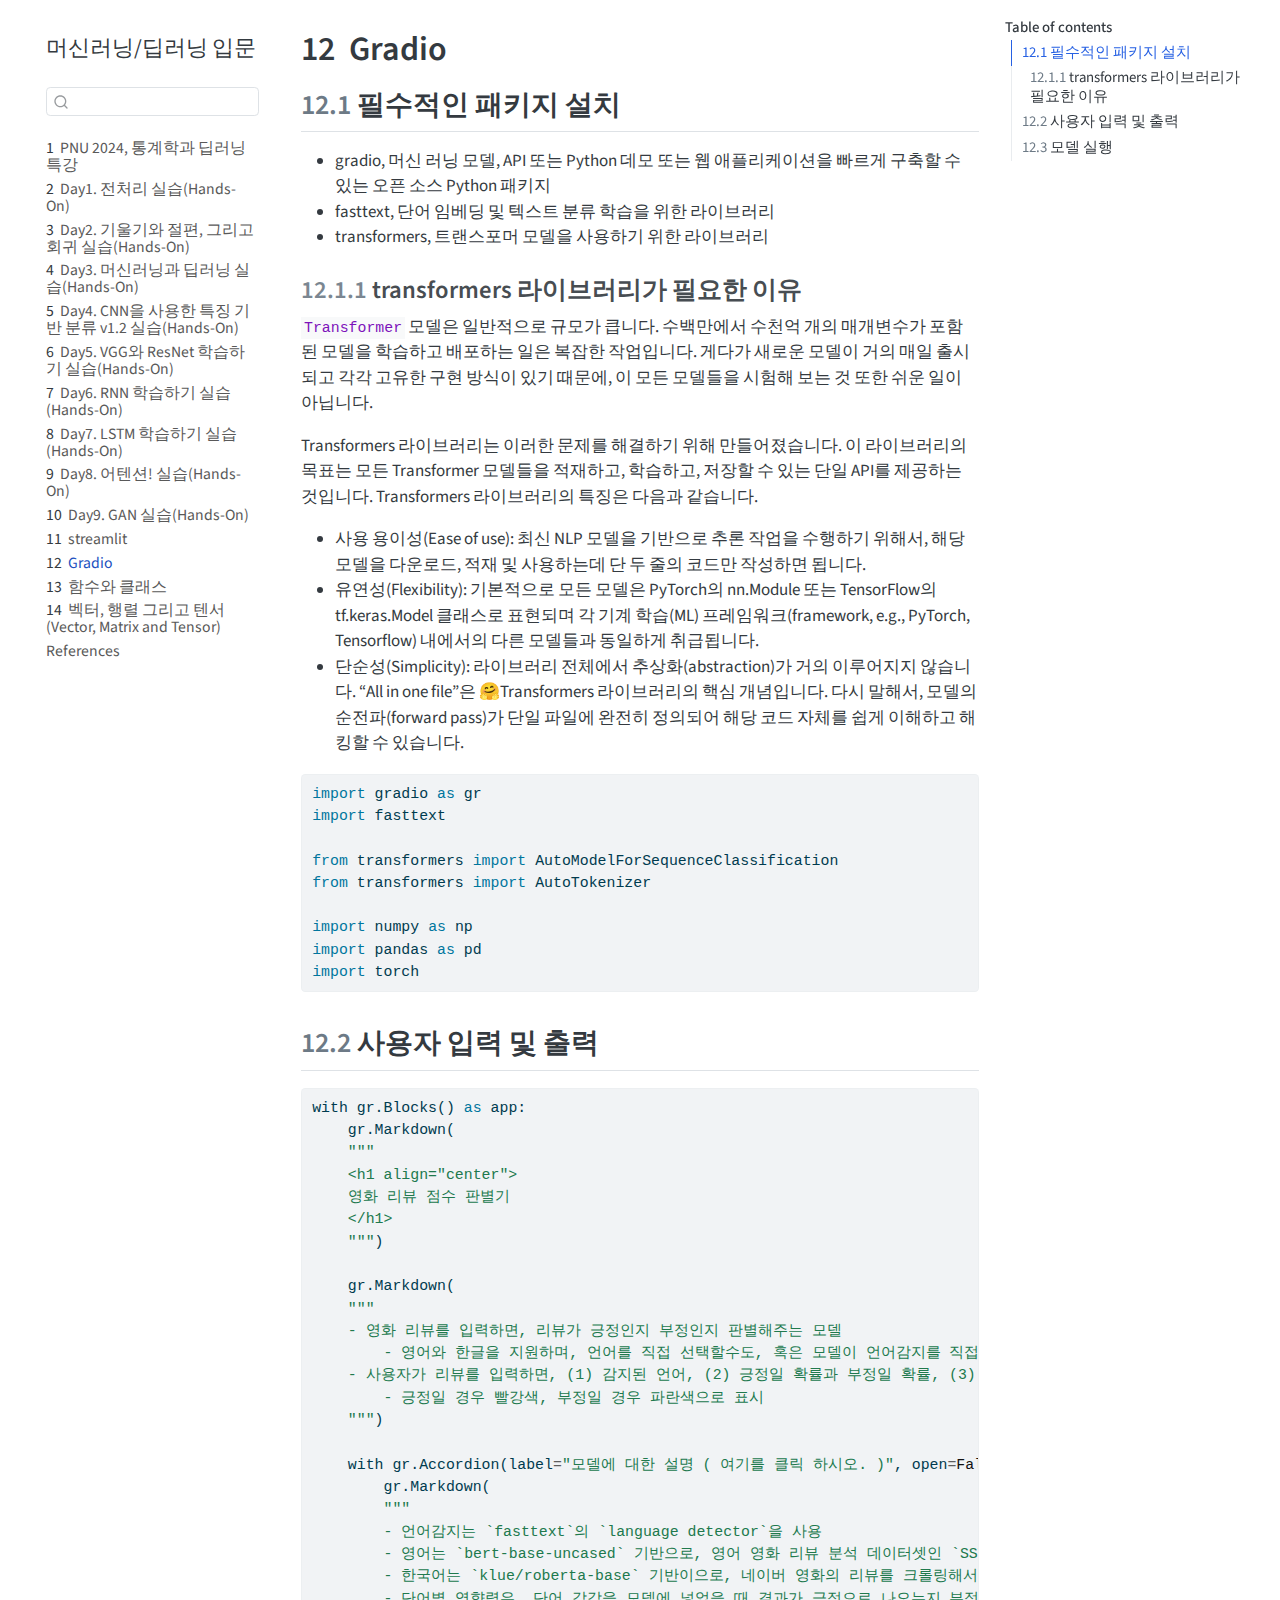
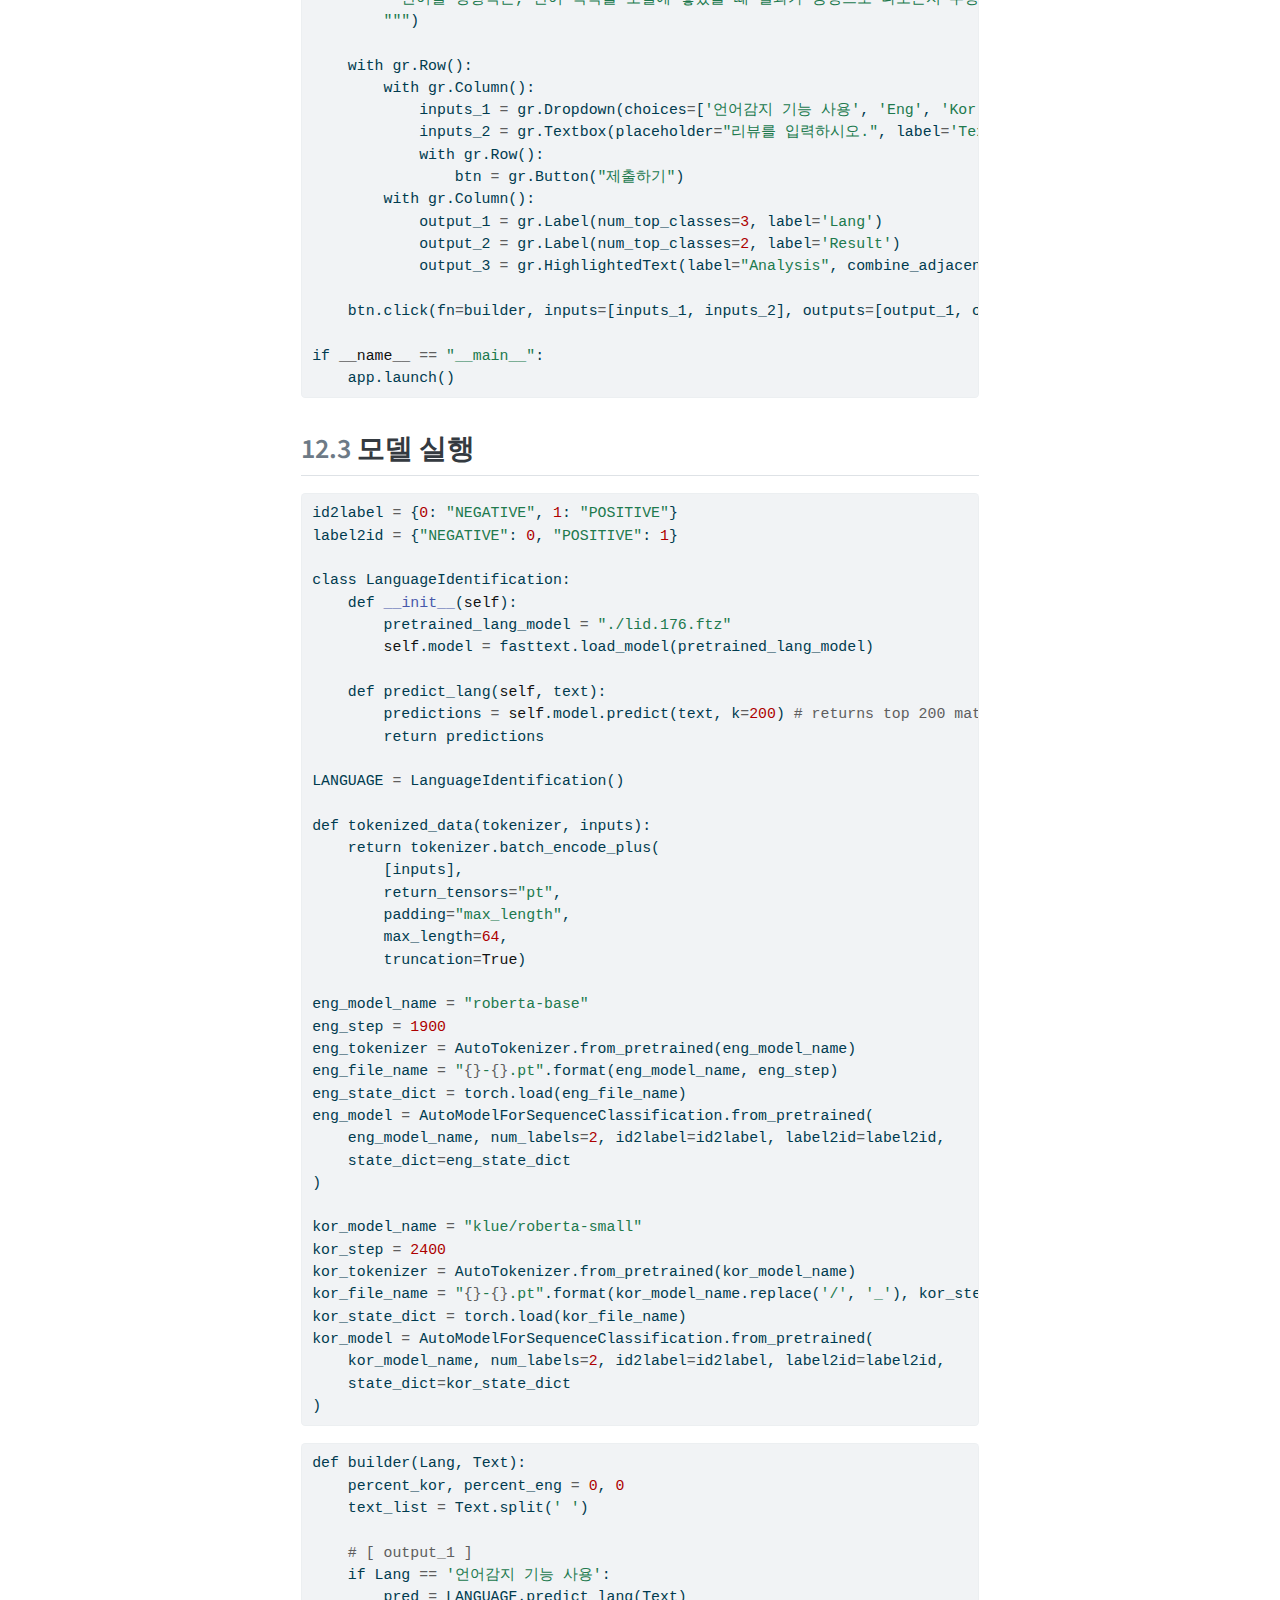
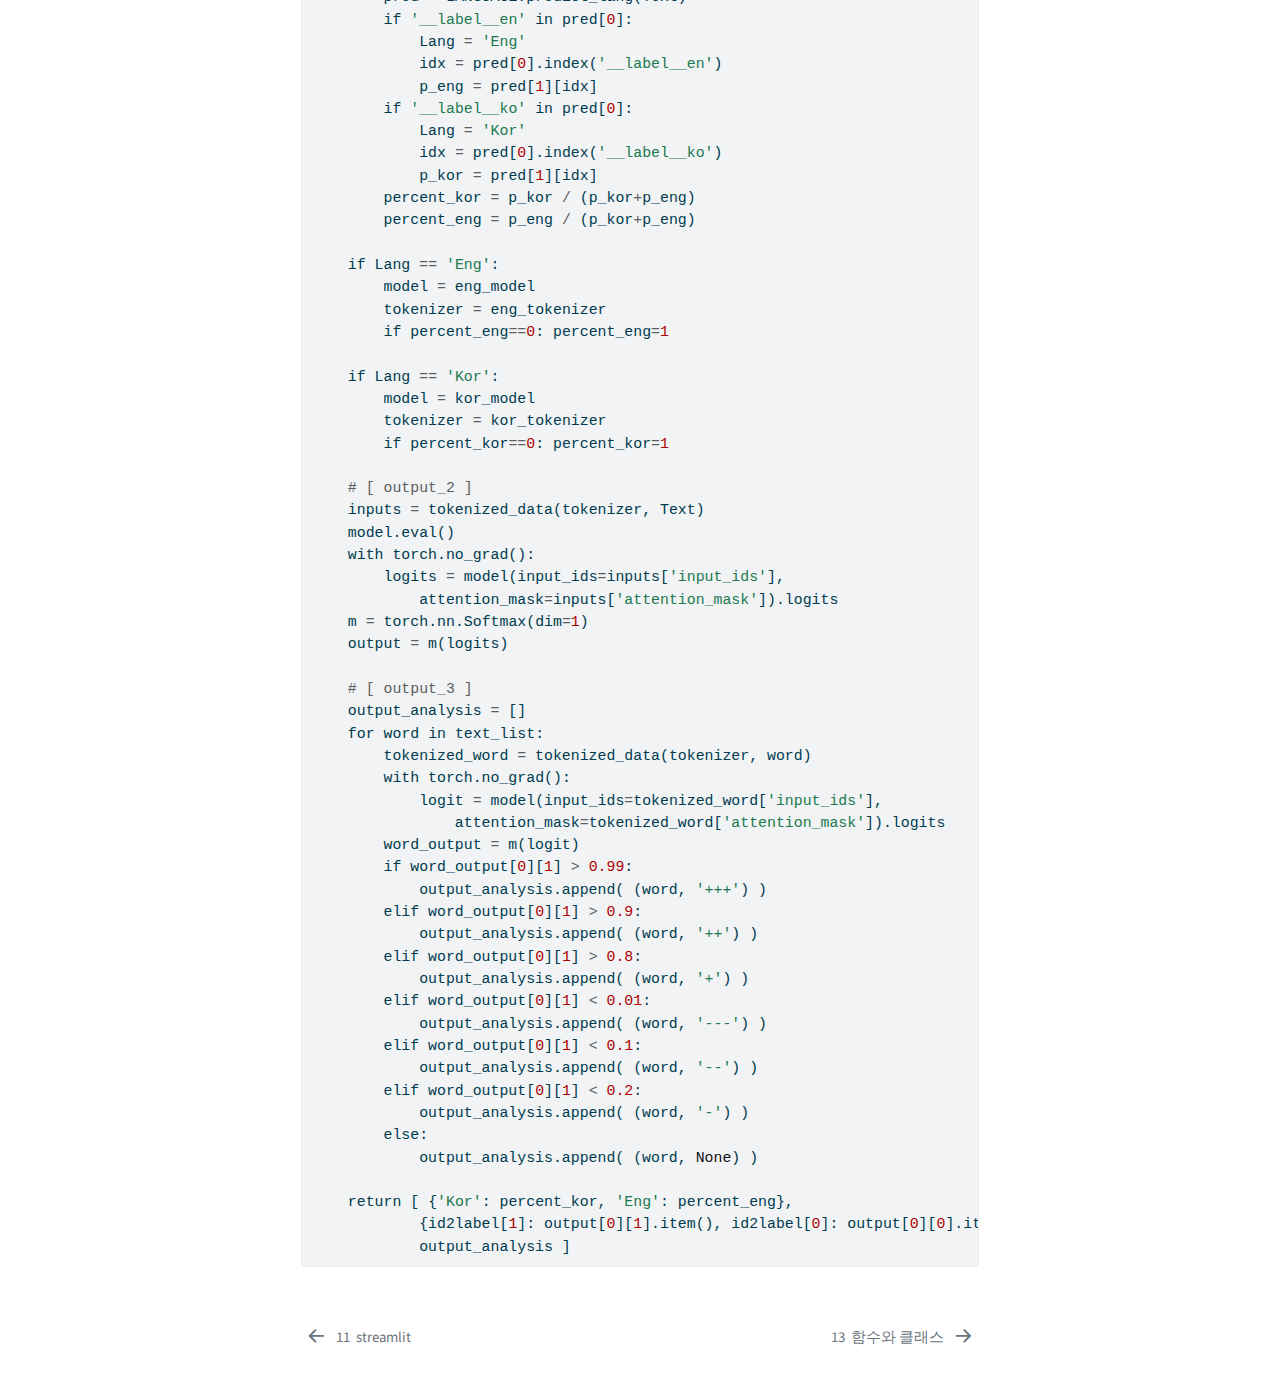
<file: docs/DL11.html>
<!DOCTYPE html>
<html xmlns="http://www.w3.org/1999/xhtml" lang="en" xml:lang="en"><head>

<meta charset="utf-8">
<meta name="generator" content="quarto-1.4.549">

<meta name="viewport" content="width=device-width, initial-scale=1.0, user-scalable=yes">


<title>머신러닝/딥러닝 입문 - 12&nbsp; Gradio</title>
<style>
code{white-space: pre-wrap;}
span.smallcaps{font-variant: small-caps;}
div.columns{display: flex; gap: min(4vw, 1.5em);}
div.column{flex: auto; overflow-x: auto;}
div.hanging-indent{margin-left: 1.5em; text-indent: -1.5em;}
ul.task-list{list-style: none;}
ul.task-list li input[type="checkbox"] {
  width: 0.8em;
  margin: 0 0.8em 0.2em -1em; /* quarto-specific, see https://github.com/quarto-dev/quarto-cli/issues/4556 */ 
  vertical-align: middle;
}
/* CSS for syntax highlighting */
pre > code.sourceCode { white-space: pre; position: relative; }
pre > code.sourceCode > span { line-height: 1.25; }
pre > code.sourceCode > span:empty { height: 1.2em; }
.sourceCode { overflow: visible; }
code.sourceCode > span { color: inherit; text-decoration: inherit; }
div.sourceCode { margin: 1em 0; }
pre.sourceCode { margin: 0; }
@media screen {
div.sourceCode { overflow: auto; }
}
@media print {
pre > code.sourceCode { white-space: pre-wrap; }
pre > code.sourceCode > span { text-indent: -5em; padding-left: 5em; }
}
pre.numberSource code
  { counter-reset: source-line 0; }
pre.numberSource code > span
  { position: relative; left: -4em; counter-increment: source-line; }
pre.numberSource code > span > a:first-child::before
  { content: counter(source-line);
    position: relative; left: -1em; text-align: right; vertical-align: baseline;
    border: none; display: inline-block;
    -webkit-touch-callout: none; -webkit-user-select: none;
    -khtml-user-select: none; -moz-user-select: none;
    -ms-user-select: none; user-select: none;
    padding: 0 4px; width: 4em;
  }
pre.numberSource { margin-left: 3em;  padding-left: 4px; }
div.sourceCode
  {   }
@media screen {
pre > code.sourceCode > span > a:first-child::before { text-decoration: underline; }
}
</style>


<script src="site_libs/quarto-nav/quarto-nav.js"></script>
<script src="site_libs/quarto-nav/headroom.min.js"></script>
<script src="site_libs/clipboard/clipboard.min.js"></script>
<script src="site_libs/quarto-search/autocomplete.umd.js"></script>
<script src="site_libs/quarto-search/fuse.min.js"></script>
<script src="site_libs/quarto-search/quarto-search.js"></script>
<meta name="quarto:offset" content="./">
<link href="./DL00_Python.html" rel="next">
<link href="./DL10.html" rel="prev">
<script src="site_libs/quarto-html/quarto.js"></script>
<script src="site_libs/quarto-html/popper.min.js"></script>
<script src="site_libs/quarto-html/tippy.umd.min.js"></script>
<script src="site_libs/quarto-html/anchor.min.js"></script>
<link href="site_libs/quarto-html/tippy.css" rel="stylesheet">
<link href="site_libs/quarto-html/quarto-syntax-highlighting.css" rel="stylesheet" id="quarto-text-highlighting-styles">
<script src="site_libs/bootstrap/bootstrap.min.js"></script>
<link href="site_libs/bootstrap/bootstrap-icons.css" rel="stylesheet">
<link href="site_libs/bootstrap/bootstrap.min.css" rel="stylesheet" id="quarto-bootstrap" data-mode="light">
<script id="quarto-search-options" type="application/json">{
  "location": "sidebar",
  "copy-button": false,
  "collapse-after": 3,
  "panel-placement": "start",
  "type": "textbox",
  "limit": 50,
  "keyboard-shortcut": [
    "f",
    "/",
    "s"
  ],
  "show-item-context": false,
  "language": {
    "search-no-results-text": "No results",
    "search-matching-documents-text": "matching documents",
    "search-copy-link-title": "Copy link to search",
    "search-hide-matches-text": "Hide additional matches",
    "search-more-match-text": "more match in this document",
    "search-more-matches-text": "more matches in this document",
    "search-clear-button-title": "Clear",
    "search-text-placeholder": "",
    "search-detached-cancel-button-title": "Cancel",
    "search-submit-button-title": "Submit",
    "search-label": "Search"
  }
}</script>


</head>

<body class="nav-sidebar floating">

<div id="quarto-search-results"></div>
  <header id="quarto-header" class="headroom fixed-top">
  <nav class="quarto-secondary-nav">
    <div class="container-fluid d-flex">
      <button type="button" class="quarto-btn-toggle btn" data-bs-toggle="collapse" data-bs-target=".quarto-sidebar-collapse-item" aria-controls="quarto-sidebar" aria-expanded="false" aria-label="Toggle sidebar navigation" onclick="if (window.quartoToggleHeadroom) { window.quartoToggleHeadroom(); }">
        <i class="bi bi-layout-text-sidebar-reverse"></i>
      </button>
        <nav class="quarto-page-breadcrumbs" aria-label="breadcrumb"><ol class="breadcrumb"><li class="breadcrumb-item"><a href="./DL11.html"><span class="chapter-number">12</span>&nbsp; <span class="chapter-title">Gradio</span></a></li></ol></nav>
        <a class="flex-grow-1" role="button" data-bs-toggle="collapse" data-bs-target=".quarto-sidebar-collapse-item" aria-controls="quarto-sidebar" aria-expanded="false" aria-label="Toggle sidebar navigation" onclick="if (window.quartoToggleHeadroom) { window.quartoToggleHeadroom(); }">      
        </a>
      <button type="button" class="btn quarto-search-button" aria-label="" onclick="window.quartoOpenSearch();">
        <i class="bi bi-search"></i>
      </button>
    </div>
  </nav>
</header>
<!-- content -->
<div id="quarto-content" class="quarto-container page-columns page-rows-contents page-layout-article">
<!-- sidebar -->
  <nav id="quarto-sidebar" class="sidebar collapse collapse-horizontal quarto-sidebar-collapse-item sidebar-navigation floating overflow-auto">
    <div class="pt-lg-2 mt-2 text-left sidebar-header">
    <div class="sidebar-title mb-0 py-0">
      <a href="./">머신러닝/딥러닝 입문</a> 
    </div>
      </div>
        <div class="mt-2 flex-shrink-0 align-items-center">
        <div class="sidebar-search">
        <div id="quarto-search" class="" title="Search"></div>
        </div>
        </div>
    <div class="sidebar-menu-container"> 
    <ul class="list-unstyled mt-1">
        <li class="sidebar-item">
  <div class="sidebar-item-container"> 
  <a href="./index.html" class="sidebar-item-text sidebar-link">
 <span class="menu-text"><span class="chapter-number">1</span>&nbsp; <span class="chapter-title">PNU 2024, 통계학과 딥러닝 특강</span></span></a>
  </div>
</li>
        <li class="sidebar-item">
  <div class="sidebar-item-container"> 
  <a href="./DL01.html" class="sidebar-item-text sidebar-link">
 <span class="menu-text"><span class="chapter-number">2</span>&nbsp; <span class="chapter-title">Day1. 전처리 실습(Hands-On)</span></span></a>
  </div>
</li>
        <li class="sidebar-item">
  <div class="sidebar-item-container"> 
  <a href="./DL02.html" class="sidebar-item-text sidebar-link">
 <span class="menu-text"><span class="chapter-number">3</span>&nbsp; <span class="chapter-title">Day2. 기울기와 절편, 그리고 회귀 실습(Hands-On)</span></span></a>
  </div>
</li>
        <li class="sidebar-item">
  <div class="sidebar-item-container"> 
  <a href="./DL03.html" class="sidebar-item-text sidebar-link">
 <span class="menu-text"><span class="chapter-number">4</span>&nbsp; <span class="chapter-title">Day3. 머신러닝과 딥러닝 실습(Hands-On)</span></span></a>
  </div>
</li>
        <li class="sidebar-item">
  <div class="sidebar-item-container"> 
  <a href="./DL04.html" class="sidebar-item-text sidebar-link">
 <span class="menu-text"><span class="chapter-number">5</span>&nbsp; <span class="chapter-title">Day4. CNN을 사용한 특징 기반 분류 v1.2 실습(Hands-On)</span></span></a>
  </div>
</li>
        <li class="sidebar-item">
  <div class="sidebar-item-container"> 
  <a href="./DL05.html" class="sidebar-item-text sidebar-link">
 <span class="menu-text"><span class="chapter-number">6</span>&nbsp; <span class="chapter-title">Day5. VGG와 ResNet 학습하기 실습(Hands-On)</span></span></a>
  </div>
</li>
        <li class="sidebar-item">
  <div class="sidebar-item-container"> 
  <a href="./DL06.html" class="sidebar-item-text sidebar-link">
 <span class="menu-text"><span class="chapter-number">7</span>&nbsp; <span class="chapter-title">Day6. RNN 학습하기 실습(Hands-On)</span></span></a>
  </div>
</li>
        <li class="sidebar-item">
  <div class="sidebar-item-container"> 
  <a href="./DL07.html" class="sidebar-item-text sidebar-link">
 <span class="menu-text"><span class="chapter-number">8</span>&nbsp; <span class="chapter-title">Day7. LSTM 학습하기 실습(Hands-On)</span></span></a>
  </div>
</li>
        <li class="sidebar-item">
  <div class="sidebar-item-container"> 
  <a href="./DL08.html" class="sidebar-item-text sidebar-link">
 <span class="menu-text"><span class="chapter-number">9</span>&nbsp; <span class="chapter-title">Day8. 어텐션! 실습(Hands-On)</span></span></a>
  </div>
</li>
        <li class="sidebar-item">
  <div class="sidebar-item-container"> 
  <a href="./DL09.html" class="sidebar-item-text sidebar-link">
 <span class="menu-text"><span class="chapter-number">10</span>&nbsp; <span class="chapter-title">Day9. GAN 실습(Hands-On)</span></span></a>
  </div>
</li>
        <li class="sidebar-item">
  <div class="sidebar-item-container"> 
  <a href="./DL10.html" class="sidebar-item-text sidebar-link">
 <span class="menu-text"><span class="chapter-number">11</span>&nbsp; <span class="chapter-title">streamlit</span></span></a>
  </div>
</li>
        <li class="sidebar-item">
  <div class="sidebar-item-container"> 
  <a href="./DL11.html" class="sidebar-item-text sidebar-link active">
 <span class="menu-text"><span class="chapter-number">12</span>&nbsp; <span class="chapter-title">Gradio</span></span></a>
  </div>
</li>
        <li class="sidebar-item">
  <div class="sidebar-item-container"> 
  <a href="./DL00_Python.html" class="sidebar-item-text sidebar-link">
 <span class="menu-text"><span class="chapter-number">13</span>&nbsp; <span class="chapter-title">함수와 클래스</span></span></a>
  </div>
</li>
        <li class="sidebar-item">
  <div class="sidebar-item-container"> 
  <a href="./DL00_Torch.html" class="sidebar-item-text sidebar-link">
 <span class="menu-text"><span class="chapter-number">14</span>&nbsp; <span class="chapter-title">벡터, 행렬 그리고 텐서(Vector, Matrix and Tensor)</span></span></a>
  </div>
</li>
        <li class="sidebar-item">
  <div class="sidebar-item-container"> 
  <a href="./references.html" class="sidebar-item-text sidebar-link">
 <span class="menu-text">References</span></a>
  </div>
</li>
    </ul>
    </div>
</nav>
<div id="quarto-sidebar-glass" class="quarto-sidebar-collapse-item" data-bs-toggle="collapse" data-bs-target=".quarto-sidebar-collapse-item"></div>
<!-- margin-sidebar -->
    <div id="quarto-margin-sidebar" class="sidebar margin-sidebar">
        <nav id="TOC" role="doc-toc" class="toc-active">
    <h2 id="toc-title">Table of contents</h2>
   
  <ul>
  <li><a href="#필수적인-패키지-설치" id="toc-필수적인-패키지-설치" class="nav-link active" data-scroll-target="#필수적인-패키지-설치"><span class="header-section-number">12.1</span> 필수적인 패키지 설치</a>
  <ul class="collapse">
  <li><a href="#transformers-라이브러리가-필요한-이유" id="toc-transformers-라이브러리가-필요한-이유" class="nav-link" data-scroll-target="#transformers-라이브러리가-필요한-이유"><span class="header-section-number">12.1.1</span> transformers 라이브러리가 필요한 이유</a></li>
  </ul></li>
  <li><a href="#사용자-입력-및-출력" id="toc-사용자-입력-및-출력" class="nav-link" data-scroll-target="#사용자-입력-및-출력"><span class="header-section-number">12.2</span> 사용자 입력 및 출력</a></li>
  <li><a href="#모델-실행" id="toc-모델-실행" class="nav-link" data-scroll-target="#모델-실행"><span class="header-section-number">12.3</span> 모델 실행</a></li>
  </ul>
</nav>
    </div>
<!-- main -->
<main class="content" id="quarto-document-content">

<header id="title-block-header" class="quarto-title-block default">
<div class="quarto-title">
<h1 class="title"><span class="chapter-number">12</span>&nbsp; <span class="chapter-title">Gradio</span></h1>
</div>



<div class="quarto-title-meta">

    
  
    
  </div>
  


</header>


<section id="필수적인-패키지-설치" class="level2" data-number="12.1">
<h2 data-number="12.1" class="anchored" data-anchor-id="필수적인-패키지-설치"><span class="header-section-number">12.1</span> 필수적인 패키지 설치</h2>
<ul>
<li>gradio, 머신 러닝 모델, API 또는 Python 데모 또는 웹 애플리케이션을 빠르게 구축할 수 있는 오픈 소스 Python 패키지</li>
<li>fasttext, 단어 임베딩 및 텍스트 분류 학습을 위한 라이브러리</li>
<li>transformers, 트랜스포머 모델을 사용하기 위한 라이브러리</li>
</ul>
<section id="transformers-라이브러리가-필요한-이유" class="level3" data-number="12.1.1">
<h3 data-number="12.1.1" class="anchored" data-anchor-id="transformers-라이브러리가-필요한-이유"><span class="header-section-number">12.1.1</span> transformers 라이브러리가 필요한 이유</h3>
<p><code>Transformer</code> 모델은 일반적으로 규모가 큽니다. 수백만에서 수천억 개의 매개변수가 포함된 모델을 학습하고 배포하는 일은 복잡한 작업입니다. 게다가 새로운 모델이 거의 매일 출시되고 각각 고유한 구현 방식이 있기 때문에, 이 모든 모델들을 시험해 보는 것 또한 쉬운 일이 아닙니다.</p>
<p>Transformers 라이브러리는 이러한 문제를 해결하기 위해 만들어졌습니다. 이 라이브러리의 목표는 모든 Transformer 모델들을 적재하고, 학습하고, 저장할 수 있는 단일 API를 제공하는 것입니다. Transformers 라이브러리의 특징은 다음과 같습니다.</p>
<ul>
<li>사용 용이성(Ease of use): 최신 NLP 모델을 기반으로 추론 작업을 수행하기 위해서, 해당 모델을 다운로드, 적재 및 사용하는데 단 두 줄의 코드만 작성하면 됩니다.</li>
<li>유연성(Flexibility): 기본적으로 모든 모델은 PyTorch의 nn.Module 또는 TensorFlow의 tf.keras.Model 클래스로 표현되며 각 기계 학습(ML) 프레임워크(framework, e.g., PyTorch, Tensorflow) 내에서의 다른 모델들과 동일하게 취급됩니다.</li>
<li>단순성(Simplicity): 라이브러리 전체에서 추상화(abstraction)가 거의 이루어지지 않습니다. “All in one file”은 🤗Transformers 라이브러리의 핵심 개념입니다. 다시 말해서, 모델의 순전파(forward pass)가 단일 파일에 완전히 정의되어 해당 코드 자체를 쉽게 이해하고 해킹할 수 있습니다.</li>
</ul>
<div id="cell-2" class="cell" data-execution_count="1">
<div class="sourceCode cell-code" id="cb1"><pre class="sourceCode python code-with-copy"><code class="sourceCode python"><span id="cb1-1"><a href="#cb1-1" aria-hidden="true" tabindex="-1"></a><span class="im">import</span> gradio <span class="im">as</span> gr</span>
<span id="cb1-2"><a href="#cb1-2" aria-hidden="true" tabindex="-1"></a><span class="im">import</span> fasttext</span>
<span id="cb1-3"><a href="#cb1-3" aria-hidden="true" tabindex="-1"></a></span>
<span id="cb1-4"><a href="#cb1-4" aria-hidden="true" tabindex="-1"></a><span class="im">from</span> transformers <span class="im">import</span> AutoModelForSequenceClassification</span>
<span id="cb1-5"><a href="#cb1-5" aria-hidden="true" tabindex="-1"></a><span class="im">from</span> transformers <span class="im">import</span> AutoTokenizer</span>
<span id="cb1-6"><a href="#cb1-6" aria-hidden="true" tabindex="-1"></a></span>
<span id="cb1-7"><a href="#cb1-7" aria-hidden="true" tabindex="-1"></a><span class="im">import</span> numpy <span class="im">as</span> np</span>
<span id="cb1-8"><a href="#cb1-8" aria-hidden="true" tabindex="-1"></a><span class="im">import</span> pandas <span class="im">as</span> pd</span>
<span id="cb1-9"><a href="#cb1-9" aria-hidden="true" tabindex="-1"></a><span class="im">import</span> torch</span></code><button title="Copy to Clipboard" class="code-copy-button"><i class="bi"></i></button></pre></div>
</div>
</section>
</section>
<section id="사용자-입력-및-출력" class="level2" data-number="12.2">
<h2 data-number="12.2" class="anchored" data-anchor-id="사용자-입력-및-출력"><span class="header-section-number">12.2</span> 사용자 입력 및 출력</h2>
<div class="sourceCode" id="cb2"><pre class="sourceCode python code-with-copy"><code class="sourceCode python"><span id="cb2-1"><a href="#cb2-1" aria-hidden="true" tabindex="-1"></a><span class="cf">with</span> gr.Blocks() <span class="im">as</span> app:</span>
<span id="cb2-2"><a href="#cb2-2" aria-hidden="true" tabindex="-1"></a>    gr.Markdown(</span>
<span id="cb2-3"><a href="#cb2-3" aria-hidden="true" tabindex="-1"></a>    <span class="st">"""</span></span>
<span id="cb2-4"><a href="#cb2-4" aria-hidden="true" tabindex="-1"></a><span class="st">    &lt;h1 align="center"&gt;</span></span>
<span id="cb2-5"><a href="#cb2-5" aria-hidden="true" tabindex="-1"></a><span class="st">    영화 리뷰 점수 판별기</span></span>
<span id="cb2-6"><a href="#cb2-6" aria-hidden="true" tabindex="-1"></a><span class="st">    &lt;/h1&gt;</span></span>
<span id="cb2-7"><a href="#cb2-7" aria-hidden="true" tabindex="-1"></a><span class="st">    """</span>)</span>
<span id="cb2-8"><a href="#cb2-8" aria-hidden="true" tabindex="-1"></a></span>
<span id="cb2-9"><a href="#cb2-9" aria-hidden="true" tabindex="-1"></a>    gr.Markdown(</span>
<span id="cb2-10"><a href="#cb2-10" aria-hidden="true" tabindex="-1"></a>    <span class="st">"""</span></span>
<span id="cb2-11"><a href="#cb2-11" aria-hidden="true" tabindex="-1"></a><span class="st">    - 영화 리뷰를 입력하면, 리뷰가 긍정인지 부정인지 판별해주는 모델</span></span>
<span id="cb2-12"><a href="#cb2-12" aria-hidden="true" tabindex="-1"></a><span class="st">        - 영어와 한글을 지원하며, 언어를 직접 선택할수도, 혹은 모델이 언어감지를 직접 하도록 할 수 있음</span></span>
<span id="cb2-13"><a href="#cb2-13" aria-hidden="true" tabindex="-1"></a><span class="st">    - 사용자가 리뷰를 입력하면, (1) 감지된 언어, (2) 긍정일 확률과 부정일 확률, (3) 입력된 리뷰의 어떤 단어가 긍정/부정 결정에 영향을 주었는지 확인</span></span>
<span id="cb2-14"><a href="#cb2-14" aria-hidden="true" tabindex="-1"></a><span class="st">        - 긍정일 경우 빨강색, 부정일 경우 파란색으로 표시</span></span>
<span id="cb2-15"><a href="#cb2-15" aria-hidden="true" tabindex="-1"></a><span class="st">    """</span>)</span>
<span id="cb2-16"><a href="#cb2-16" aria-hidden="true" tabindex="-1"></a></span>
<span id="cb2-17"><a href="#cb2-17" aria-hidden="true" tabindex="-1"></a>    <span class="cf">with</span> gr.Accordion(label<span class="op">=</span><span class="st">"모델에 대한 설명 ( 여기를 클릭 하시오. )"</span>, <span class="bu">open</span><span class="op">=</span><span class="va">False</span>):</span>
<span id="cb2-18"><a href="#cb2-18" aria-hidden="true" tabindex="-1"></a>        gr.Markdown(</span>
<span id="cb2-19"><a href="#cb2-19" aria-hidden="true" tabindex="-1"></a>        <span class="st">"""</span></span>
<span id="cb2-20"><a href="#cb2-20" aria-hidden="true" tabindex="-1"></a><span class="st">        - 언어감지는 `fasttext`의 `language detector`을 사용</span></span>
<span id="cb2-21"><a href="#cb2-21" aria-hidden="true" tabindex="-1"></a><span class="st">        - 영어는 `bert-base-uncased` 기반으로, 영어 영화 리뷰 분석 데이터셋인 `SST-2`로 학습 및 평가(92.8%의 정확도)</span></span>
<span id="cb2-22"><a href="#cb2-22" aria-hidden="true" tabindex="-1"></a><span class="st">        - 한국어는 `klue/roberta-base` 기반이으로, 네이버 영화의 리뷰를 크롤링해서 영화 리뷰 분석 데이터셋을 제작하고, 이를 이용하여 모델을 학습 및 평가(94%의 정확도)</span></span>
<span id="cb2-23"><a href="#cb2-23" aria-hidden="true" tabindex="-1"></a><span class="st">        - 단어별 영향력은, 단어 각각을 모델에 넣었을 때 결과가 긍정으로 나오는지 부정으로 나오는지를 바탕으로 측정하였다.</span></span>
<span id="cb2-24"><a href="#cb2-24" aria-hidden="true" tabindex="-1"></a><span class="st">        """</span>)</span>
<span id="cb2-25"><a href="#cb2-25" aria-hidden="true" tabindex="-1"></a></span>
<span id="cb2-26"><a href="#cb2-26" aria-hidden="true" tabindex="-1"></a>    <span class="cf">with</span> gr.Row():</span>
<span id="cb2-27"><a href="#cb2-27" aria-hidden="true" tabindex="-1"></a>        <span class="cf">with</span> gr.Column():</span>
<span id="cb2-28"><a href="#cb2-28" aria-hidden="true" tabindex="-1"></a>            inputs_1 <span class="op">=</span> gr.Dropdown(choices<span class="op">=</span>[<span class="st">'언어감지 기능 사용'</span>, <span class="st">'Eng'</span>, <span class="st">'Kor'</span>], value<span class="op">=</span><span class="st">'언어감지 기능 사용'</span>, label<span class="op">=</span><span class="st">'Lang'</span>)</span>
<span id="cb2-29"><a href="#cb2-29" aria-hidden="true" tabindex="-1"></a>            inputs_2 <span class="op">=</span> gr.Textbox(placeholder<span class="op">=</span><span class="st">"리뷰를 입력하시오."</span>, label<span class="op">=</span><span class="st">'Text'</span>)</span>
<span id="cb2-30"><a href="#cb2-30" aria-hidden="true" tabindex="-1"></a>            <span class="cf">with</span> gr.Row():</span>
<span id="cb2-31"><a href="#cb2-31" aria-hidden="true" tabindex="-1"></a>                btn <span class="op">=</span> gr.Button(<span class="st">"제출하기"</span>)</span>
<span id="cb2-32"><a href="#cb2-32" aria-hidden="true" tabindex="-1"></a>        <span class="cf">with</span> gr.Column():</span>
<span id="cb2-33"><a href="#cb2-33" aria-hidden="true" tabindex="-1"></a>            output_1 <span class="op">=</span> gr.Label(num_top_classes<span class="op">=</span><span class="dv">3</span>, label<span class="op">=</span><span class="st">'Lang'</span>)</span>
<span id="cb2-34"><a href="#cb2-34" aria-hidden="true" tabindex="-1"></a>            output_2 <span class="op">=</span> gr.Label(num_top_classes<span class="op">=</span><span class="dv">2</span>, label<span class="op">=</span><span class="st">'Result'</span>)</span>
<span id="cb2-35"><a href="#cb2-35" aria-hidden="true" tabindex="-1"></a>            output_3 <span class="op">=</span> gr.HighlightedText(label<span class="op">=</span><span class="st">"Analysis"</span>, combine_adjacent<span class="op">=</span><span class="va">False</span>).style(color_map<span class="op">=</span>{<span class="st">"+++"</span>: <span class="st">"#CF0000"</span>, <span class="st">"++"</span>: <span class="st">"#FF3232"</span>, <span class="st">"+"</span>: <span class="st">"#FFD4D4"</span>, <span class="st">"---"</span>: <span class="st">"#0004FE"</span>, <span class="st">"--"</span>: <span class="st">"#4C47FF"</span>, <span class="st">"-"</span>: <span class="st">"#BEBDFF"</span>})</span>
<span id="cb2-36"><a href="#cb2-36" aria-hidden="true" tabindex="-1"></a>    </span>
<span id="cb2-37"><a href="#cb2-37" aria-hidden="true" tabindex="-1"></a>    btn.click(fn<span class="op">=</span>builder, inputs<span class="op">=</span>[inputs_1, inputs_2], outputs<span class="op">=</span>[output_1, output_2, output_3])</span>
<span id="cb2-38"><a href="#cb2-38" aria-hidden="true" tabindex="-1"></a></span>
<span id="cb2-39"><a href="#cb2-39" aria-hidden="true" tabindex="-1"></a><span class="cf">if</span> <span class="va">__name__</span> <span class="op">==</span> <span class="st">"__main__"</span>:</span>
<span id="cb2-40"><a href="#cb2-40" aria-hidden="true" tabindex="-1"></a>    app.launch()</span></code><button title="Copy to Clipboard" class="code-copy-button"><i class="bi"></i></button></pre></div>
</section>
<section id="모델-실행" class="level2" data-number="12.3">
<h2 data-number="12.3" class="anchored" data-anchor-id="모델-실행"><span class="header-section-number">12.3</span> 모델 실행</h2>
<div class="sourceCode" id="cb3"><pre class="sourceCode python code-with-copy"><code class="sourceCode python"><span id="cb3-1"><a href="#cb3-1" aria-hidden="true" tabindex="-1"></a>id2label <span class="op">=</span> {<span class="dv">0</span>: <span class="st">"NEGATIVE"</span>, <span class="dv">1</span>: <span class="st">"POSITIVE"</span>}</span>
<span id="cb3-2"><a href="#cb3-2" aria-hidden="true" tabindex="-1"></a>label2id <span class="op">=</span> {<span class="st">"NEGATIVE"</span>: <span class="dv">0</span>, <span class="st">"POSITIVE"</span>: <span class="dv">1</span>}</span>
<span id="cb3-3"><a href="#cb3-3" aria-hidden="true" tabindex="-1"></a></span>
<span id="cb3-4"><a href="#cb3-4" aria-hidden="true" tabindex="-1"></a><span class="kw">class</span> LanguageIdentification:</span>
<span id="cb3-5"><a href="#cb3-5" aria-hidden="true" tabindex="-1"></a>    <span class="kw">def</span> <span class="fu">__init__</span>(<span class="va">self</span>):</span>
<span id="cb3-6"><a href="#cb3-6" aria-hidden="true" tabindex="-1"></a>        pretrained_lang_model <span class="op">=</span> <span class="st">"./lid.176.ftz"</span></span>
<span id="cb3-7"><a href="#cb3-7" aria-hidden="true" tabindex="-1"></a>        <span class="va">self</span>.model <span class="op">=</span> fasttext.load_model(pretrained_lang_model)</span>
<span id="cb3-8"><a href="#cb3-8" aria-hidden="true" tabindex="-1"></a></span>
<span id="cb3-9"><a href="#cb3-9" aria-hidden="true" tabindex="-1"></a>    <span class="kw">def</span> predict_lang(<span class="va">self</span>, text):</span>
<span id="cb3-10"><a href="#cb3-10" aria-hidden="true" tabindex="-1"></a>        predictions <span class="op">=</span> <span class="va">self</span>.model.predict(text, k<span class="op">=</span><span class="dv">200</span>) <span class="co"># returns top 200 matching languages</span></span>
<span id="cb3-11"><a href="#cb3-11" aria-hidden="true" tabindex="-1"></a>        <span class="cf">return</span> predictions</span>
<span id="cb3-12"><a href="#cb3-12" aria-hidden="true" tabindex="-1"></a></span>
<span id="cb3-13"><a href="#cb3-13" aria-hidden="true" tabindex="-1"></a>LANGUAGE <span class="op">=</span> LanguageIdentification()</span>
<span id="cb3-14"><a href="#cb3-14" aria-hidden="true" tabindex="-1"></a></span>
<span id="cb3-15"><a href="#cb3-15" aria-hidden="true" tabindex="-1"></a><span class="kw">def</span> tokenized_data(tokenizer, inputs):</span>
<span id="cb3-16"><a href="#cb3-16" aria-hidden="true" tabindex="-1"></a>    <span class="cf">return</span> tokenizer.batch_encode_plus(</span>
<span id="cb3-17"><a href="#cb3-17" aria-hidden="true" tabindex="-1"></a>        [inputs],</span>
<span id="cb3-18"><a href="#cb3-18" aria-hidden="true" tabindex="-1"></a>        return_tensors<span class="op">=</span><span class="st">"pt"</span>,</span>
<span id="cb3-19"><a href="#cb3-19" aria-hidden="true" tabindex="-1"></a>        padding<span class="op">=</span><span class="st">"max_length"</span>,</span>
<span id="cb3-20"><a href="#cb3-20" aria-hidden="true" tabindex="-1"></a>        max_length<span class="op">=</span><span class="dv">64</span>,</span>
<span id="cb3-21"><a href="#cb3-21" aria-hidden="true" tabindex="-1"></a>        truncation<span class="op">=</span><span class="va">True</span>)</span>
<span id="cb3-22"><a href="#cb3-22" aria-hidden="true" tabindex="-1"></a></span>
<span id="cb3-23"><a href="#cb3-23" aria-hidden="true" tabindex="-1"></a>eng_model_name <span class="op">=</span> <span class="st">"roberta-base"</span></span>
<span id="cb3-24"><a href="#cb3-24" aria-hidden="true" tabindex="-1"></a>eng_step <span class="op">=</span> <span class="dv">1900</span></span>
<span id="cb3-25"><a href="#cb3-25" aria-hidden="true" tabindex="-1"></a>eng_tokenizer <span class="op">=</span> AutoTokenizer.from_pretrained(eng_model_name)</span>
<span id="cb3-26"><a href="#cb3-26" aria-hidden="true" tabindex="-1"></a>eng_file_name <span class="op">=</span> <span class="st">"</span><span class="sc">{}</span><span class="st">-</span><span class="sc">{}</span><span class="st">.pt"</span>.<span class="bu">format</span>(eng_model_name, eng_step)</span>
<span id="cb3-27"><a href="#cb3-27" aria-hidden="true" tabindex="-1"></a>eng_state_dict <span class="op">=</span> torch.load(eng_file_name)</span>
<span id="cb3-28"><a href="#cb3-28" aria-hidden="true" tabindex="-1"></a>eng_model <span class="op">=</span> AutoModelForSequenceClassification.from_pretrained(</span>
<span id="cb3-29"><a href="#cb3-29" aria-hidden="true" tabindex="-1"></a>    eng_model_name, num_labels<span class="op">=</span><span class="dv">2</span>, id2label<span class="op">=</span>id2label, label2id<span class="op">=</span>label2id,</span>
<span id="cb3-30"><a href="#cb3-30" aria-hidden="true" tabindex="-1"></a>    state_dict<span class="op">=</span>eng_state_dict</span>
<span id="cb3-31"><a href="#cb3-31" aria-hidden="true" tabindex="-1"></a>)</span>
<span id="cb3-32"><a href="#cb3-32" aria-hidden="true" tabindex="-1"></a></span>
<span id="cb3-33"><a href="#cb3-33" aria-hidden="true" tabindex="-1"></a>kor_model_name <span class="op">=</span> <span class="st">"klue/roberta-small"</span></span>
<span id="cb3-34"><a href="#cb3-34" aria-hidden="true" tabindex="-1"></a>kor_step <span class="op">=</span> <span class="dv">2400</span></span>
<span id="cb3-35"><a href="#cb3-35" aria-hidden="true" tabindex="-1"></a>kor_tokenizer <span class="op">=</span> AutoTokenizer.from_pretrained(kor_model_name)</span>
<span id="cb3-36"><a href="#cb3-36" aria-hidden="true" tabindex="-1"></a>kor_file_name <span class="op">=</span> <span class="st">"</span><span class="sc">{}</span><span class="st">-</span><span class="sc">{}</span><span class="st">.pt"</span>.<span class="bu">format</span>(kor_model_name.replace(<span class="st">'/'</span>, <span class="st">'_'</span>), kor_step)</span>
<span id="cb3-37"><a href="#cb3-37" aria-hidden="true" tabindex="-1"></a>kor_state_dict <span class="op">=</span> torch.load(kor_file_name)</span>
<span id="cb3-38"><a href="#cb3-38" aria-hidden="true" tabindex="-1"></a>kor_model <span class="op">=</span> AutoModelForSequenceClassification.from_pretrained(</span>
<span id="cb3-39"><a href="#cb3-39" aria-hidden="true" tabindex="-1"></a>    kor_model_name, num_labels<span class="op">=</span><span class="dv">2</span>, id2label<span class="op">=</span>id2label, label2id<span class="op">=</span>label2id,</span>
<span id="cb3-40"><a href="#cb3-40" aria-hidden="true" tabindex="-1"></a>    state_dict<span class="op">=</span>kor_state_dict</span>
<span id="cb3-41"><a href="#cb3-41" aria-hidden="true" tabindex="-1"></a>)</span></code><button title="Copy to Clipboard" class="code-copy-button"><i class="bi"></i></button></pre></div>
<div class="sourceCode" id="cb4"><pre class="sourceCode python code-with-copy"><code class="sourceCode python"><span id="cb4-1"><a href="#cb4-1" aria-hidden="true" tabindex="-1"></a><span class="kw">def</span> builder(Lang, Text):</span>
<span id="cb4-2"><a href="#cb4-2" aria-hidden="true" tabindex="-1"></a>    percent_kor, percent_eng <span class="op">=</span> <span class="dv">0</span>, <span class="dv">0</span></span>
<span id="cb4-3"><a href="#cb4-3" aria-hidden="true" tabindex="-1"></a>    text_list <span class="op">=</span> Text.split(<span class="st">' '</span>)</span>
<span id="cb4-4"><a href="#cb4-4" aria-hidden="true" tabindex="-1"></a></span>
<span id="cb4-5"><a href="#cb4-5" aria-hidden="true" tabindex="-1"></a>    <span class="co"># [ output_1 ]</span></span>
<span id="cb4-6"><a href="#cb4-6" aria-hidden="true" tabindex="-1"></a>    <span class="cf">if</span> Lang <span class="op">==</span> <span class="st">'언어감지 기능 사용'</span>:</span>
<span id="cb4-7"><a href="#cb4-7" aria-hidden="true" tabindex="-1"></a>        pred <span class="op">=</span> LANGUAGE.predict_lang(Text)</span>
<span id="cb4-8"><a href="#cb4-8" aria-hidden="true" tabindex="-1"></a>        <span class="cf">if</span> <span class="st">'__label__en'</span> <span class="kw">in</span> pred[<span class="dv">0</span>]:</span>
<span id="cb4-9"><a href="#cb4-9" aria-hidden="true" tabindex="-1"></a>            Lang <span class="op">=</span> <span class="st">'Eng'</span></span>
<span id="cb4-10"><a href="#cb4-10" aria-hidden="true" tabindex="-1"></a>            idx <span class="op">=</span> pred[<span class="dv">0</span>].index(<span class="st">'__label__en'</span>)</span>
<span id="cb4-11"><a href="#cb4-11" aria-hidden="true" tabindex="-1"></a>            p_eng <span class="op">=</span> pred[<span class="dv">1</span>][idx]</span>
<span id="cb4-12"><a href="#cb4-12" aria-hidden="true" tabindex="-1"></a>        <span class="cf">if</span> <span class="st">'__label__ko'</span> <span class="kw">in</span> pred[<span class="dv">0</span>]:</span>
<span id="cb4-13"><a href="#cb4-13" aria-hidden="true" tabindex="-1"></a>            Lang <span class="op">=</span> <span class="st">'Kor'</span></span>
<span id="cb4-14"><a href="#cb4-14" aria-hidden="true" tabindex="-1"></a>            idx <span class="op">=</span> pred[<span class="dv">0</span>].index(<span class="st">'__label__ko'</span>)</span>
<span id="cb4-15"><a href="#cb4-15" aria-hidden="true" tabindex="-1"></a>            p_kor <span class="op">=</span> pred[<span class="dv">1</span>][idx]</span>
<span id="cb4-16"><a href="#cb4-16" aria-hidden="true" tabindex="-1"></a>        percent_kor <span class="op">=</span> p_kor <span class="op">/</span> (p_kor<span class="op">+</span>p_eng)</span>
<span id="cb4-17"><a href="#cb4-17" aria-hidden="true" tabindex="-1"></a>        percent_eng <span class="op">=</span> p_eng <span class="op">/</span> (p_kor<span class="op">+</span>p_eng)</span>
<span id="cb4-18"><a href="#cb4-18" aria-hidden="true" tabindex="-1"></a></span>
<span id="cb4-19"><a href="#cb4-19" aria-hidden="true" tabindex="-1"></a>    <span class="cf">if</span> Lang <span class="op">==</span> <span class="st">'Eng'</span>:</span>
<span id="cb4-20"><a href="#cb4-20" aria-hidden="true" tabindex="-1"></a>        model <span class="op">=</span> eng_model</span>
<span id="cb4-21"><a href="#cb4-21" aria-hidden="true" tabindex="-1"></a>        tokenizer <span class="op">=</span> eng_tokenizer</span>
<span id="cb4-22"><a href="#cb4-22" aria-hidden="true" tabindex="-1"></a>        <span class="cf">if</span> percent_eng<span class="op">==</span><span class="dv">0</span>: percent_eng<span class="op">=</span><span class="dv">1</span></span>
<span id="cb4-23"><a href="#cb4-23" aria-hidden="true" tabindex="-1"></a></span>
<span id="cb4-24"><a href="#cb4-24" aria-hidden="true" tabindex="-1"></a>    <span class="cf">if</span> Lang <span class="op">==</span> <span class="st">'Kor'</span>:</span>
<span id="cb4-25"><a href="#cb4-25" aria-hidden="true" tabindex="-1"></a>        model <span class="op">=</span> kor_model</span>
<span id="cb4-26"><a href="#cb4-26" aria-hidden="true" tabindex="-1"></a>        tokenizer <span class="op">=</span> kor_tokenizer</span>
<span id="cb4-27"><a href="#cb4-27" aria-hidden="true" tabindex="-1"></a>        <span class="cf">if</span> percent_kor<span class="op">==</span><span class="dv">0</span>: percent_kor<span class="op">=</span><span class="dv">1</span></span>
<span id="cb4-28"><a href="#cb4-28" aria-hidden="true" tabindex="-1"></a></span>
<span id="cb4-29"><a href="#cb4-29" aria-hidden="true" tabindex="-1"></a>    <span class="co"># [ output_2 ]</span></span>
<span id="cb4-30"><a href="#cb4-30" aria-hidden="true" tabindex="-1"></a>    inputs <span class="op">=</span> tokenized_data(tokenizer, Text)</span>
<span id="cb4-31"><a href="#cb4-31" aria-hidden="true" tabindex="-1"></a>    model.<span class="bu">eval</span>()</span>
<span id="cb4-32"><a href="#cb4-32" aria-hidden="true" tabindex="-1"></a>    <span class="cf">with</span> torch.no_grad():</span>
<span id="cb4-33"><a href="#cb4-33" aria-hidden="true" tabindex="-1"></a>        logits <span class="op">=</span> model(input_ids<span class="op">=</span>inputs[<span class="st">'input_ids'</span>], </span>
<span id="cb4-34"><a href="#cb4-34" aria-hidden="true" tabindex="-1"></a>            attention_mask<span class="op">=</span>inputs[<span class="st">'attention_mask'</span>]).logits    </span>
<span id="cb4-35"><a href="#cb4-35" aria-hidden="true" tabindex="-1"></a>    m <span class="op">=</span> torch.nn.Softmax(dim<span class="op">=</span><span class="dv">1</span>)</span>
<span id="cb4-36"><a href="#cb4-36" aria-hidden="true" tabindex="-1"></a>    output <span class="op">=</span> m(logits)</span>
<span id="cb4-37"><a href="#cb4-37" aria-hidden="true" tabindex="-1"></a></span>
<span id="cb4-38"><a href="#cb4-38" aria-hidden="true" tabindex="-1"></a>    <span class="co"># [ output_3 ]</span></span>
<span id="cb4-39"><a href="#cb4-39" aria-hidden="true" tabindex="-1"></a>    output_analysis <span class="op">=</span> []</span>
<span id="cb4-40"><a href="#cb4-40" aria-hidden="true" tabindex="-1"></a>    <span class="cf">for</span> word <span class="kw">in</span> text_list:</span>
<span id="cb4-41"><a href="#cb4-41" aria-hidden="true" tabindex="-1"></a>        tokenized_word <span class="op">=</span> tokenized_data(tokenizer, word)</span>
<span id="cb4-42"><a href="#cb4-42" aria-hidden="true" tabindex="-1"></a>        <span class="cf">with</span> torch.no_grad():</span>
<span id="cb4-43"><a href="#cb4-43" aria-hidden="true" tabindex="-1"></a>            logit <span class="op">=</span> model(input_ids<span class="op">=</span>tokenized_word[<span class="st">'input_ids'</span>], </span>
<span id="cb4-44"><a href="#cb4-44" aria-hidden="true" tabindex="-1"></a>                attention_mask<span class="op">=</span>tokenized_word[<span class="st">'attention_mask'</span>]).logits</span>
<span id="cb4-45"><a href="#cb4-45" aria-hidden="true" tabindex="-1"></a>        word_output <span class="op">=</span> m(logit)</span>
<span id="cb4-46"><a href="#cb4-46" aria-hidden="true" tabindex="-1"></a>        <span class="cf">if</span> word_output[<span class="dv">0</span>][<span class="dv">1</span>] <span class="op">&gt;</span> <span class="fl">0.99</span>:</span>
<span id="cb4-47"><a href="#cb4-47" aria-hidden="true" tabindex="-1"></a>            output_analysis.append( (word, <span class="st">'+++'</span>) )</span>
<span id="cb4-48"><a href="#cb4-48" aria-hidden="true" tabindex="-1"></a>        <span class="cf">elif</span> word_output[<span class="dv">0</span>][<span class="dv">1</span>] <span class="op">&gt;</span> <span class="fl">0.9</span>:</span>
<span id="cb4-49"><a href="#cb4-49" aria-hidden="true" tabindex="-1"></a>            output_analysis.append( (word, <span class="st">'++'</span>) )</span>
<span id="cb4-50"><a href="#cb4-50" aria-hidden="true" tabindex="-1"></a>        <span class="cf">elif</span> word_output[<span class="dv">0</span>][<span class="dv">1</span>] <span class="op">&gt;</span> <span class="fl">0.8</span>:</span>
<span id="cb4-51"><a href="#cb4-51" aria-hidden="true" tabindex="-1"></a>            output_analysis.append( (word, <span class="st">'+'</span>) )</span>
<span id="cb4-52"><a href="#cb4-52" aria-hidden="true" tabindex="-1"></a>        <span class="cf">elif</span> word_output[<span class="dv">0</span>][<span class="dv">1</span>] <span class="op">&lt;</span> <span class="fl">0.01</span>:</span>
<span id="cb4-53"><a href="#cb4-53" aria-hidden="true" tabindex="-1"></a>            output_analysis.append( (word, <span class="st">'---'</span>) )</span>
<span id="cb4-54"><a href="#cb4-54" aria-hidden="true" tabindex="-1"></a>        <span class="cf">elif</span> word_output[<span class="dv">0</span>][<span class="dv">1</span>] <span class="op">&lt;</span> <span class="fl">0.1</span>:</span>
<span id="cb4-55"><a href="#cb4-55" aria-hidden="true" tabindex="-1"></a>            output_analysis.append( (word, <span class="st">'--'</span>) )</span>
<span id="cb4-56"><a href="#cb4-56" aria-hidden="true" tabindex="-1"></a>        <span class="cf">elif</span> word_output[<span class="dv">0</span>][<span class="dv">1</span>] <span class="op">&lt;</span> <span class="fl">0.2</span>:</span>
<span id="cb4-57"><a href="#cb4-57" aria-hidden="true" tabindex="-1"></a>            output_analysis.append( (word, <span class="st">'-'</span>) )</span>
<span id="cb4-58"><a href="#cb4-58" aria-hidden="true" tabindex="-1"></a>        <span class="cf">else</span>:</span>
<span id="cb4-59"><a href="#cb4-59" aria-hidden="true" tabindex="-1"></a>            output_analysis.append( (word, <span class="va">None</span>) )</span>
<span id="cb4-60"><a href="#cb4-60" aria-hidden="true" tabindex="-1"></a></span>
<span id="cb4-61"><a href="#cb4-61" aria-hidden="true" tabindex="-1"></a>    <span class="cf">return</span> [ {<span class="st">'Kor'</span>: percent_kor, <span class="st">'Eng'</span>: percent_eng}, </span>
<span id="cb4-62"><a href="#cb4-62" aria-hidden="true" tabindex="-1"></a>            {id2label[<span class="dv">1</span>]: output[<span class="dv">0</span>][<span class="dv">1</span>].item(), id2label[<span class="dv">0</span>]: output[<span class="dv">0</span>][<span class="dv">0</span>].item()}, </span>
<span id="cb4-63"><a href="#cb4-63" aria-hidden="true" tabindex="-1"></a>            output_analysis ]</span></code><button title="Copy to Clipboard" class="code-copy-button"><i class="bi"></i></button></pre></div>


</section>

</main> <!-- /main -->
<script id="quarto-html-after-body" type="application/javascript">
window.document.addEventListener("DOMContentLoaded", function (event) {
  const toggleBodyColorMode = (bsSheetEl) => {
    const mode = bsSheetEl.getAttribute("data-mode");
    const bodyEl = window.document.querySelector("body");
    if (mode === "dark") {
      bodyEl.classList.add("quarto-dark");
      bodyEl.classList.remove("quarto-light");
    } else {
      bodyEl.classList.add("quarto-light");
      bodyEl.classList.remove("quarto-dark");
    }
  }
  const toggleBodyColorPrimary = () => {
    const bsSheetEl = window.document.querySelector("link#quarto-bootstrap");
    if (bsSheetEl) {
      toggleBodyColorMode(bsSheetEl);
    }
  }
  toggleBodyColorPrimary();  
  const icon = "";
  const anchorJS = new window.AnchorJS();
  anchorJS.options = {
    placement: 'right',
    icon: icon
  };
  anchorJS.add('.anchored');
  const isCodeAnnotation = (el) => {
    for (const clz of el.classList) {
      if (clz.startsWith('code-annotation-')) {                     
        return true;
      }
    }
    return false;
  }
  const clipboard = new window.ClipboardJS('.code-copy-button', {
    text: function(trigger) {
      const codeEl = trigger.previousElementSibling.cloneNode(true);
      for (const childEl of codeEl.children) {
        if (isCodeAnnotation(childEl)) {
          childEl.remove();
        }
      }
      return codeEl.innerText;
    }
  });
  clipboard.on('success', function(e) {
    // button target
    const button = e.trigger;
    // don't keep focus
    button.blur();
    // flash "checked"
    button.classList.add('code-copy-button-checked');
    var currentTitle = button.getAttribute("title");
    button.setAttribute("title", "Copied!");
    let tooltip;
    if (window.bootstrap) {
      button.setAttribute("data-bs-toggle", "tooltip");
      button.setAttribute("data-bs-placement", "left");
      button.setAttribute("data-bs-title", "Copied!");
      tooltip = new bootstrap.Tooltip(button, 
        { trigger: "manual", 
          customClass: "code-copy-button-tooltip",
          offset: [0, -8]});
      tooltip.show();    
    }
    setTimeout(function() {
      if (tooltip) {
        tooltip.hide();
        button.removeAttribute("data-bs-title");
        button.removeAttribute("data-bs-toggle");
        button.removeAttribute("data-bs-placement");
      }
      button.setAttribute("title", currentTitle);
      button.classList.remove('code-copy-button-checked');
    }, 1000);
    // clear code selection
    e.clearSelection();
  });
  function tippyHover(el, contentFn, onTriggerFn, onUntriggerFn) {
    const config = {
      allowHTML: true,
      maxWidth: 500,
      delay: 100,
      arrow: false,
      appendTo: function(el) {
          return el.parentElement;
      },
      interactive: true,
      interactiveBorder: 10,
      theme: 'quarto',
      placement: 'bottom-start',
    };
    if (contentFn) {
      config.content = contentFn;
    }
    if (onTriggerFn) {
      config.onTrigger = onTriggerFn;
    }
    if (onUntriggerFn) {
      config.onUntrigger = onUntriggerFn;
    }
    window.tippy(el, config); 
  }
  const noterefs = window.document.querySelectorAll('a[role="doc-noteref"]');
  for (var i=0; i<noterefs.length; i++) {
    const ref = noterefs[i];
    tippyHover(ref, function() {
      // use id or data attribute instead here
      let href = ref.getAttribute('data-footnote-href') || ref.getAttribute('href');
      try { href = new URL(href).hash; } catch {}
      const id = href.replace(/^#\/?/, "");
      const note = window.document.getElementById(id);
      return note.innerHTML;
    });
  }
  const xrefs = window.document.querySelectorAll('a.quarto-xref');
  const processXRef = (id, note) => {
    // Strip column container classes
    const stripColumnClz = (el) => {
      el.classList.remove("page-full", "page-columns");
      if (el.children) {
        for (const child of el.children) {
          stripColumnClz(child);
        }
      }
    }
    stripColumnClz(note)
    if (id === null || id.startsWith('sec-')) {
      // Special case sections, only their first couple elements
      const container = document.createElement("div");
      if (note.children && note.children.length > 2) {
        container.appendChild(note.children[0].cloneNode(true));
        for (let i = 1; i < note.children.length; i++) {
          const child = note.children[i];
          if (child.tagName === "P" && child.innerText === "") {
            continue;
          } else {
            container.appendChild(child.cloneNode(true));
            break;
          }
        }
        if (window.Quarto?.typesetMath) {
          window.Quarto.typesetMath(container);
        }
        return container.innerHTML
      } else {
        if (window.Quarto?.typesetMath) {
          window.Quarto.typesetMath(note);
        }
        return note.innerHTML;
      }
    } else {
      // Remove any anchor links if they are present
      const anchorLink = note.querySelector('a.anchorjs-link');
      if (anchorLink) {
        anchorLink.remove();
      }
      if (window.Quarto?.typesetMath) {
        window.Quarto.typesetMath(note);
      }
      // TODO in 1.5, we should make sure this works without a callout special case
      if (note.classList.contains("callout")) {
        return note.outerHTML;
      } else {
        return note.innerHTML;
      }
    }
  }
  for (var i=0; i<xrefs.length; i++) {
    const xref = xrefs[i];
    tippyHover(xref, undefined, function(instance) {
      instance.disable();
      let url = xref.getAttribute('href');
      let hash = undefined; 
      if (url.startsWith('#')) {
        hash = url;
      } else {
        try { hash = new URL(url).hash; } catch {}
      }
      if (hash) {
        const id = hash.replace(/^#\/?/, "");
        const note = window.document.getElementById(id);
        if (note !== null) {
          try {
            const html = processXRef(id, note.cloneNode(true));
            instance.setContent(html);
          } finally {
            instance.enable();
            instance.show();
          }
        } else {
          // See if we can fetch this
          fetch(url.split('#')[0])
          .then(res => res.text())
          .then(html => {
            const parser = new DOMParser();
            const htmlDoc = parser.parseFromString(html, "text/html");
            const note = htmlDoc.getElementById(id);
            if (note !== null) {
              const html = processXRef(id, note);
              instance.setContent(html);
            } 
          }).finally(() => {
            instance.enable();
            instance.show();
          });
        }
      } else {
        // See if we can fetch a full url (with no hash to target)
        // This is a special case and we should probably do some content thinning / targeting
        fetch(url)
        .then(res => res.text())
        .then(html => {
          const parser = new DOMParser();
          const htmlDoc = parser.parseFromString(html, "text/html");
          const note = htmlDoc.querySelector('main.content');
          if (note !== null) {
            // This should only happen for chapter cross references
            // (since there is no id in the URL)
            // remove the first header
            if (note.children.length > 0 && note.children[0].tagName === "HEADER") {
              note.children[0].remove();
            }
            const html = processXRef(null, note);
            instance.setContent(html);
          } 
        }).finally(() => {
          instance.enable();
          instance.show();
        });
      }
    }, function(instance) {
    });
  }
      let selectedAnnoteEl;
      const selectorForAnnotation = ( cell, annotation) => {
        let cellAttr = 'data-code-cell="' + cell + '"';
        let lineAttr = 'data-code-annotation="' +  annotation + '"';
        const selector = 'span[' + cellAttr + '][' + lineAttr + ']';
        return selector;
      }
      const selectCodeLines = (annoteEl) => {
        const doc = window.document;
        const targetCell = annoteEl.getAttribute("data-target-cell");
        const targetAnnotation = annoteEl.getAttribute("data-target-annotation");
        const annoteSpan = window.document.querySelector(selectorForAnnotation(targetCell, targetAnnotation));
        const lines = annoteSpan.getAttribute("data-code-lines").split(",");
        const lineIds = lines.map((line) => {
          return targetCell + "-" + line;
        })
        let top = null;
        let height = null;
        let parent = null;
        if (lineIds.length > 0) {
            //compute the position of the single el (top and bottom and make a div)
            const el = window.document.getElementById(lineIds[0]);
            top = el.offsetTop;
            height = el.offsetHeight;
            parent = el.parentElement.parentElement;
          if (lineIds.length > 1) {
            const lastEl = window.document.getElementById(lineIds[lineIds.length - 1]);
            const bottom = lastEl.offsetTop + lastEl.offsetHeight;
            height = bottom - top;
          }
          if (top !== null && height !== null && parent !== null) {
            // cook up a div (if necessary) and position it 
            let div = window.document.getElementById("code-annotation-line-highlight");
            if (div === null) {
              div = window.document.createElement("div");
              div.setAttribute("id", "code-annotation-line-highlight");
              div.style.position = 'absolute';
              parent.appendChild(div);
            }
            div.style.top = top - 2 + "px";
            div.style.height = height + 4 + "px";
            div.style.left = 0;
            let gutterDiv = window.document.getElementById("code-annotation-line-highlight-gutter");
            if (gutterDiv === null) {
              gutterDiv = window.document.createElement("div");
              gutterDiv.setAttribute("id", "code-annotation-line-highlight-gutter");
              gutterDiv.style.position = 'absolute';
              const codeCell = window.document.getElementById(targetCell);
              const gutter = codeCell.querySelector('.code-annotation-gutter');
              gutter.appendChild(gutterDiv);
            }
            gutterDiv.style.top = top - 2 + "px";
            gutterDiv.style.height = height + 4 + "px";
          }
          selectedAnnoteEl = annoteEl;
        }
      };
      const unselectCodeLines = () => {
        const elementsIds = ["code-annotation-line-highlight", "code-annotation-line-highlight-gutter"];
        elementsIds.forEach((elId) => {
          const div = window.document.getElementById(elId);
          if (div) {
            div.remove();
          }
        });
        selectedAnnoteEl = undefined;
      };
        // Handle positioning of the toggle
    window.addEventListener(
      "resize",
      throttle(() => {
        elRect = undefined;
        if (selectedAnnoteEl) {
          selectCodeLines(selectedAnnoteEl);
        }
      }, 10)
    );
    function throttle(fn, ms) {
    let throttle = false;
    let timer;
      return (...args) => {
        if(!throttle) { // first call gets through
            fn.apply(this, args);
            throttle = true;
        } else { // all the others get throttled
            if(timer) clearTimeout(timer); // cancel #2
            timer = setTimeout(() => {
              fn.apply(this, args);
              timer = throttle = false;
            }, ms);
        }
      };
    }
      // Attach click handler to the DT
      const annoteDls = window.document.querySelectorAll('dt[data-target-cell]');
      for (const annoteDlNode of annoteDls) {
        annoteDlNode.addEventListener('click', (event) => {
          const clickedEl = event.target;
          if (clickedEl !== selectedAnnoteEl) {
            unselectCodeLines();
            const activeEl = window.document.querySelector('dt[data-target-cell].code-annotation-active');
            if (activeEl) {
              activeEl.classList.remove('code-annotation-active');
            }
            selectCodeLines(clickedEl);
            clickedEl.classList.add('code-annotation-active');
          } else {
            // Unselect the line
            unselectCodeLines();
            clickedEl.classList.remove('code-annotation-active');
          }
        });
      }
  const findCites = (el) => {
    const parentEl = el.parentElement;
    if (parentEl) {
      const cites = parentEl.dataset.cites;
      if (cites) {
        return {
          el,
          cites: cites.split(' ')
        };
      } else {
        return findCites(el.parentElement)
      }
    } else {
      return undefined;
    }
  };
  var bibliorefs = window.document.querySelectorAll('a[role="doc-biblioref"]');
  for (var i=0; i<bibliorefs.length; i++) {
    const ref = bibliorefs[i];
    const citeInfo = findCites(ref);
    if (citeInfo) {
      tippyHover(citeInfo.el, function() {
        var popup = window.document.createElement('div');
        citeInfo.cites.forEach(function(cite) {
          var citeDiv = window.document.createElement('div');
          citeDiv.classList.add('hanging-indent');
          citeDiv.classList.add('csl-entry');
          var biblioDiv = window.document.getElementById('ref-' + cite);
          if (biblioDiv) {
            citeDiv.innerHTML = biblioDiv.innerHTML;
          }
          popup.appendChild(citeDiv);
        });
        return popup.innerHTML;
      });
    }
  }
});
</script>
<nav class="page-navigation">
  <div class="nav-page nav-page-previous">
      <a href="./DL10.html" class="pagination-link  aria-label=" &lt;span="">
        <i class="bi bi-arrow-left-short"></i> <span class="nav-page-text"><span class="chapter-number">11</span>&nbsp; <span class="chapter-title">streamlit</span></span>
      </a>          
  </div>
  <div class="nav-page nav-page-next">
      <a href="./DL00_Python.html" class="pagination-link" aria-label="<span class='chapter-number'>13</span>&nbsp; <span class='chapter-title'>함수와 클래스</span>">
        <span class="nav-page-text"><span class="chapter-number">13</span>&nbsp; <span class="chapter-title">함수와 클래스</span></span> <i class="bi bi-arrow-right-short"></i>
      </a>
  </div>
</nav>
</div> <!-- /content -->




</body></html>
</file>
<file: docs/site_libs/quarto-html/tippy.css>
.tippy-box[data-animation=fade][data-state=hidden]{opacity:0}[data-tippy-root]{max-width:calc(100vw - 10px)}.tippy-box{position:relative;background-color:#333;color:#fff;border-radius:4px;font-size:14px;line-height:1.4;white-space:normal;outline:0;transition-property:transform,visibility,opacity}.tippy-box[data-placement^=top]>.tippy-arrow{bottom:0}.tippy-box[data-placement^=top]>.tippy-arrow:before{bottom:-7px;left:0;border-width:8px 8px 0;border-top-color:initial;transform-origin:center top}.tippy-box[data-placement^=bottom]>.tippy-arrow{top:0}.tippy-box[data-placement^=bottom]>.tippy-arrow:before{top:-7px;left:0;border-width:0 8px 8px;border-bottom-color:initial;transform-origin:center bottom}.tippy-box[data-placement^=left]>.tippy-arrow{right:0}.tippy-box[data-placement^=left]>.tippy-arrow:before{border-width:8px 0 8px 8px;border-left-color:initial;right:-7px;transform-origin:center left}.tippy-box[data-placement^=right]>.tippy-arrow{left:0}.tippy-box[data-placement^=right]>.tippy-arrow:before{left:-7px;border-width:8px 8px 8px 0;border-right-color:initial;transform-origin:center right}.tippy-box[data-inertia][data-state=visible]{transition-timing-function:cubic-bezier(.54,1.5,.38,1.11)}.tippy-arrow{width:16px;height:16px;color:#333}.tippy-arrow:before{content:"";position:absolute;border-color:transparent;border-style:solid}.tippy-content{position:relative;padding:5px 9px;z-index:1}
</file>
<file: docs/site_libs/quarto-html/quarto-syntax-highlighting.css>
/* quarto syntax highlight colors */
:root {
  --quarto-hl-ot-color: #003B4F;
  --quarto-hl-at-color: #657422;
  --quarto-hl-ss-color: #20794D;
  --quarto-hl-an-color: #5E5E5E;
  --quarto-hl-fu-color: #4758AB;
  --quarto-hl-st-color: #20794D;
  --quarto-hl-cf-color: #003B4F;
  --quarto-hl-op-color: #5E5E5E;
  --quarto-hl-er-color: #AD0000;
  --quarto-hl-bn-color: #AD0000;
  --quarto-hl-al-color: #AD0000;
  --quarto-hl-va-color: #111111;
  --quarto-hl-bu-color: inherit;
  --quarto-hl-ex-color: inherit;
  --quarto-hl-pp-color: #AD0000;
  --quarto-hl-in-color: #5E5E5E;
  --quarto-hl-vs-color: #20794D;
  --quarto-hl-wa-color: #5E5E5E;
  --quarto-hl-do-color: #5E5E5E;
  --quarto-hl-im-color: #00769E;
  --quarto-hl-ch-color: #20794D;
  --quarto-hl-dt-color: #AD0000;
  --quarto-hl-fl-color: #AD0000;
  --quarto-hl-co-color: #5E5E5E;
  --quarto-hl-cv-color: #5E5E5E;
  --quarto-hl-cn-color: #8f5902;
  --quarto-hl-sc-color: #5E5E5E;
  --quarto-hl-dv-color: #AD0000;
  --quarto-hl-kw-color: #003B4F;
}

/* other quarto variables */
:root {
  --quarto-font-monospace: SFMono-Regular, Menlo, Monaco, Consolas, "Liberation Mono", "Courier New", monospace;
}

pre > code.sourceCode > span {
  color: #003B4F;
}

code span {
  color: #003B4F;
}

code.sourceCode > span {
  color: #003B4F;
}

div.sourceCode,
div.sourceCode pre.sourceCode {
  color: #003B4F;
}

code span.ot {
  color: #003B4F;
  font-style: inherit;
}

code span.at {
  color: #657422;
  font-style: inherit;
}

code span.ss {
  color: #20794D;
  font-style: inherit;
}

code span.an {
  color: #5E5E5E;
  font-style: inherit;
}

code span.fu {
  color: #4758AB;
  font-style: inherit;
}

code span.st {
  color: #20794D;
  font-style: inherit;
}

code span.cf {
  color: #003B4F;
  font-style: inherit;
}

code span.op {
  color: #5E5E5E;
  font-style: inherit;
}

code span.er {
  color: #AD0000;
  font-style: inherit;
}

code span.bn {
  color: #AD0000;
  font-style: inherit;
}

code span.al {
  color: #AD0000;
  font-style: inherit;
}

code span.va {
  color: #111111;
  font-style: inherit;
}

code span.bu {
  font-style: inherit;
}

code span.ex {
  font-style: inherit;
}

code span.pp {
  color: #AD0000;
  font-style: inherit;
}

code span.in {
  color: #5E5E5E;
  font-style: inherit;
}

code span.vs {
  color: #20794D;
  font-style: inherit;
}

code span.wa {
  color: #5E5E5E;
  font-style: italic;
}

code span.do {
  color: #5E5E5E;
  font-style: italic;
}

code span.im {
  color: #00769E;
  font-style: inherit;
}

code span.ch {
  color: #20794D;
  font-style: inherit;
}

code span.dt {
  color: #AD0000;
  font-style: inherit;
}

code span.fl {
  color: #AD0000;
  font-style: inherit;
}

code span.co {
  color: #5E5E5E;
  font-style: inherit;
}

code span.cv {
  color: #5E5E5E;
  font-style: italic;
}

code span.cn {
  color: #8f5902;
  font-style: inherit;
}

code span.sc {
  color: #5E5E5E;
  font-style: inherit;
}

code span.dv {
  color: #AD0000;
  font-style: inherit;
}

code span.kw {
  color: #003B4F;
  font-style: inherit;
}

.prevent-inlining {
  content: "</";
}

/*# sourceMappingURL=debc5d5d77c3f9108843748ff7464032.css.map */
</file>
